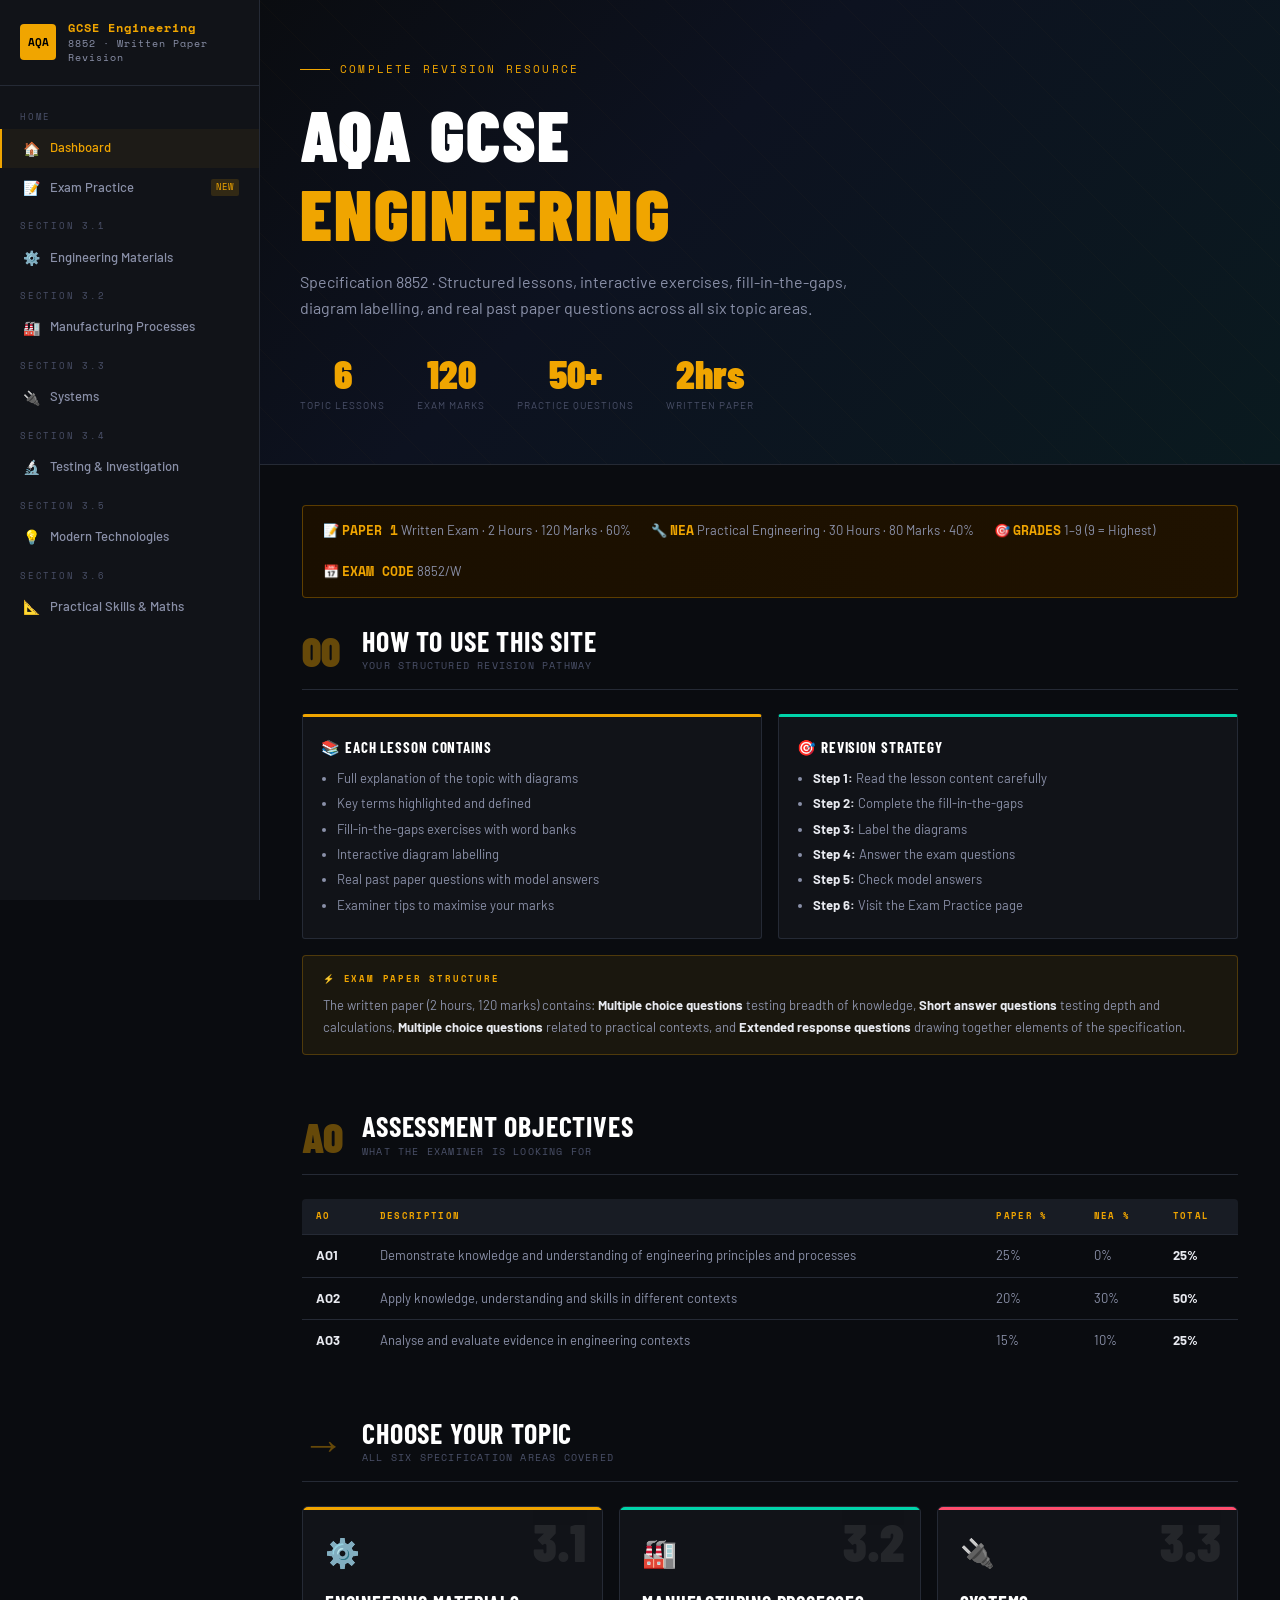
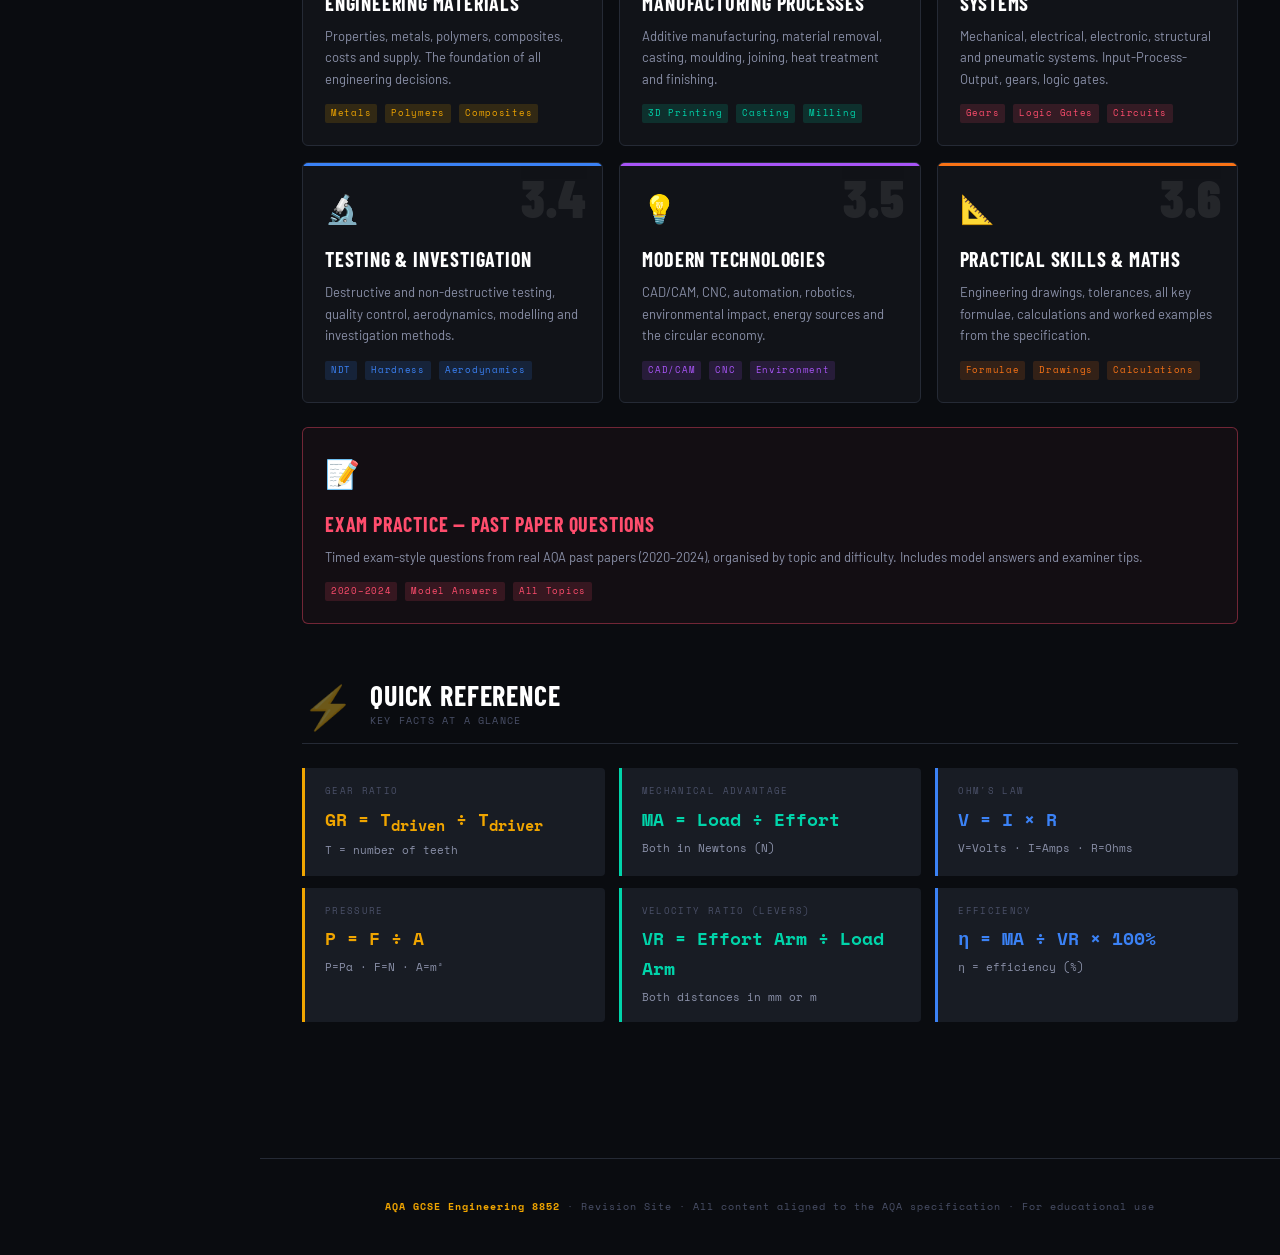
<file: index.html>
<!DOCTYPE html>
<html lang="en">
<head>
<meta charset="UTF-8">
<meta name="viewport" content="width=device-width, initial-scale=1.0">
<title>AQA GCSE Engineering 8852 — Revision Site</title>
<link rel="preconnect" href="https://fonts.googleapis.com">
<link href="https://fonts.googleapis.com/css2?family=Space+Mono:ital,wght@0,400;0,700;1,400&family=Barlow+Condensed:wght@300;400;600;700;900&family=Barlow:wght@300;400;500;600&display=swap" rel="stylesheet">
<link rel="stylesheet" href="css/style.css">
</head>
<body>

<button class="hamburger" onclick="toggleSidebar()">☰</button>
<div class="page-wrapper">
  <aside class="sidebar"></aside>

  <div class="main-content">
    <!-- Hero -->
    <div class="home-hero">
      <div class="home-hero-tag">Complete Revision Resource</div>
      <h1>AQA GCSE<br><span>Engineering</span></h1>
      <p class="home-hero-desc">Specification 8852 · Structured lessons, interactive exercises, fill-in-the-gaps, diagram labelling, and real past paper questions across all six topic areas.</p>
      <div class="home-stats">
        <div class="home-stat"><div class="home-stat-num">6</div><div class="home-stat-label">Topic Lessons</div></div>
        <div class="home-stat"><div class="home-stat-num">120</div><div class="home-stat-label">Exam Marks</div></div>
        <div class="home-stat"><div class="home-stat-num">50+</div><div class="home-stat-label">Practice Questions</div></div>
        <div class="home-stat"><div class="home-stat-num">2hrs</div><div class="home-stat-label">Written Paper</div></div>
      </div>
    </div>

    <div class="content-inner">

      <!-- Exam Overview Strip -->
      <div class="exam-strip">
        <div class="exam-strip-item">📝 <strong>PAPER 1</strong> Written Exam · 2 Hours · 120 Marks · 60%</div>
        <div class="exam-strip-item">🔧 <strong>NEA</strong> Practical Engineering · 30 Hours · 80 Marks · 40%</div>
        <div class="exam-strip-item">🎯 <strong>GRADES</strong> 1–9 (9 = Highest)</div>
        <div class="exam-strip-item">📅 <strong>EXAM CODE</strong> 8852/W</div>
      </div>

      <!-- How to Use This Site -->
      <div class="lesson-section">
        <div class="lesson-section-header">
          <div class="section-number">00</div>
          <div class="section-title-block">
            <h2>How to Use This Site</h2>
            <small>Your structured revision pathway</small>
          </div>
        </div>

        <div class="two-col">
          <div class="card">
            <div class="card-title">📚 Each Lesson Contains</div>
            <ul>
              <li>Full explanation of the topic with diagrams</li>
              <li>Key terms highlighted and defined</li>
              <li>Fill-in-the-gaps exercises with word banks</li>
              <li>Interactive diagram labelling</li>
              <li>Real past paper questions with model answers</li>
              <li>Examiner tips to maximise your marks</li>
            </ul>
          </div>
          <div class="card green">
            <div class="card-title">🎯 Revision Strategy</div>
            <ul>
              <li><strong>Step 1:</strong> Read the lesson content carefully</li>
              <li><strong>Step 2:</strong> Complete the fill-in-the-gaps</li>
              <li><strong>Step 3:</strong> Label the diagrams</li>
              <li><strong>Step 4:</strong> Answer the exam questions</li>
              <li><strong>Step 5:</strong> Check model answers</li>
              <li><strong>Step 6:</strong> Visit the Exam Practice page</li>
            </ul>
          </div>
        </div>

        <div class="highlight-box yellow">
          <div class="highlight-title">⚡ Exam Paper Structure</div>
          <p>The written paper (2 hours, 120 marks) contains: <strong>Multiple choice questions</strong> testing breadth of knowledge, <strong>Short answer questions</strong> testing depth and calculations, <strong>Multiple choice questions</strong> related to practical contexts, and <strong>Extended response questions</strong> drawing together elements of the specification.</p>
        </div>
      </div>

      <!-- Assessment Objectives -->
      <div class="lesson-section">
        <div class="lesson-section-header">
          <div class="section-number">AO</div>
          <div class="section-title-block">
            <h2>Assessment Objectives</h2>
            <small>What the examiner is looking for</small>
          </div>
        </div>
        <div class="table-wrap">
          <table>
            <thead><tr><th>AO</th><th>Description</th><th>Paper %</th><th>NEA %</th><th>Total</th></tr></thead>
            <tbody>
              <tr><td><strong>AO1</strong></td><td>Demonstrate knowledge and understanding of engineering principles and processes</td><td>25%</td><td>0%</td><td><strong>25%</strong></td></tr>
              <tr><td><strong>AO2</strong></td><td>Apply knowledge, understanding and skills in different contexts</td><td>20%</td><td>30%</td><td><strong>50%</strong></td></tr>
              <tr><td><strong>AO3</strong></td><td>Analyse and evaluate evidence in engineering contexts</td><td>15%</td><td>10%</td><td><strong>25%</strong></td></tr>
            </tbody>
          </table>
        </div>
      </div>

      <!-- Topic Cards -->
      <div class="lesson-section">
        <div class="lesson-section-header">
          <div class="section-number">→</div>
          <div class="section-title-block">
            <h2>Choose Your Topic</h2>
            <small>All six specification areas covered</small>
          </div>
        </div>

        <div class="topic-cards-grid">
          <a href="lessons/1-materials.html" class="topic-card t1">
            <div class="topic-card-num">3.1</div>
            <div class="topic-card-icon">⚙️</div>
            <div class="topic-card-title">Engineering Materials</div>
            <div class="topic-card-desc">Properties, metals, polymers, composites, costs and supply. The foundation of all engineering decisions.</div>
            <div class="topic-card-meta">
              <span class="topic-card-tag badge-y">Metals</span>
              <span class="topic-card-tag badge-y">Polymers</span>
              <span class="topic-card-tag badge-y">Composites</span>
            </div>
          </a>

          <a href="lessons/2-manufacturing.html" class="topic-card t2">
            <div class="topic-card-num">3.2</div>
            <div class="topic-card-icon">🏭</div>
            <div class="topic-card-title">Manufacturing Processes</div>
            <div class="topic-card-desc">Additive manufacturing, material removal, casting, moulding, joining, heat treatment and finishing.</div>
            <div class="topic-card-meta">
              <span class="topic-card-tag badge-g">3D Printing</span>
              <span class="topic-card-tag badge-g">Casting</span>
              <span class="topic-card-tag badge-g">Milling</span>
            </div>
          </a>

          <a href="lessons/3-systems.html" class="topic-card t3">
            <div class="topic-card-num">3.3</div>
            <div class="topic-card-icon">🔌</div>
            <div class="topic-card-title">Systems</div>
            <div class="topic-card-desc">Mechanical, electrical, electronic, structural and pneumatic systems. Input-Process-Output, gears, logic gates.</div>
            <div class="topic-card-meta">
              <span class="topic-card-tag badge-r">Gears</span>
              <span class="topic-card-tag badge-r">Logic Gates</span>
              <span class="topic-card-tag badge-r">Circuits</span>
            </div>
          </a>

          <a href="lessons/4-testing.html" class="topic-card t4">
            <div class="topic-card-num">3.4</div>
            <div class="topic-card-icon">🔬</div>
            <div class="topic-card-title">Testing & Investigation</div>
            <div class="topic-card-desc">Destructive and non-destructive testing, quality control, aerodynamics, modelling and investigation methods.</div>
            <div class="topic-card-meta">
              <span class="topic-card-tag badge-b">NDT</span>
              <span class="topic-card-tag badge-b">Hardness</span>
              <span class="topic-card-tag badge-b">Aerodynamics</span>
            </div>
          </a>

          <a href="lessons/5-modern-tech.html" class="topic-card t5">
            <div class="topic-card-num">3.5</div>
            <div class="topic-card-icon">💡</div>
            <div class="topic-card-title">Modern Technologies</div>
            <div class="topic-card-desc">CAD/CAM, CNC, automation, robotics, environmental impact, energy sources and the circular economy.</div>
            <div class="topic-card-meta">
              <span class="topic-card-tag badge-p">CAD/CAM</span>
              <span class="topic-card-tag badge-p">CNC</span>
              <span class="topic-card-tag badge-p">Environment</span>
            </div>
          </a>

          <a href="lessons/6-practical-maths.html" class="topic-card t6">
            <div class="topic-card-num">3.6</div>
            <div class="topic-card-icon">📐</div>
            <div class="topic-card-title">Practical Skills & Maths</div>
            <div class="topic-card-desc">Engineering drawings, tolerances, all key formulae, calculations and worked examples from the specification.</div>
            <div class="topic-card-meta">
              <span class="topic-card-tag" style="background:rgba(249,115,22,0.15);color:var(--orange)">Formulae</span>
              <span class="topic-card-tag" style="background:rgba(249,115,22,0.15);color:var(--orange)">Drawings</span>
              <span class="topic-card-tag" style="background:rgba(249,115,22,0.15);color:var(--orange)">Calculations</span>
            </div>
          </a>
        </div>

        <!-- Exam Practice CTA -->
        <div style="margin-top: 20px;">
          <a href="exams/exam-practice.html" class="topic-card" style="border-color: rgba(255,77,109,0.4); background: rgba(255,77,109,0.04);">
            <div class="topic-card-icon">📝</div>
            <div class="topic-card-title" style="color: var(--accent3);">Exam Practice — Past Paper Questions</div>
            <div class="topic-card-desc">Timed exam-style questions from real AQA past papers (2020–2024), organised by topic and difficulty. Includes model answers and examiner tips.</div>
            <div class="topic-card-meta">
              <span class="topic-card-tag badge-r">2020–2024</span>
              <span class="topic-card-tag badge-r">Model Answers</span>
              <span class="topic-card-tag badge-r">All Topics</span>
            </div>
          </a>
        </div>
      </div>

      <!-- Quick Reference -->
      <div class="lesson-section">
        <div class="lesson-section-header">
          <div class="section-number">⚡</div>
          <div class="section-title-block">
            <h2>Quick Reference</h2>
            <small>Key facts at a glance</small>
          </div>
        </div>
        <div class="three-col">
          <div class="formula-box">
            <div class="formula-name">Gear Ratio</div>
            <div class="formula-eq">GR = T<sub>driven</sub> ÷ T<sub>driver</sub></div>
            <div class="formula-units">T = number of teeth</div>
          </div>
          <div class="formula-box green">
            <div class="formula-name">Mechanical Advantage</div>
            <div class="formula-eq">MA = Load ÷ Effort</div>
            <div class="formula-units">Both in Newtons (N)</div>
          </div>
          <div class="formula-box blue">
            <div class="formula-name">Ohm's Law</div>
            <div class="formula-eq">V = I × R</div>
            <div class="formula-units">V=Volts · I=Amps · R=Ohms</div>
          </div>
        </div>
        <div class="three-col">
          <div class="formula-box">
            <div class="formula-name">Pressure</div>
            <div class="formula-eq">P = F ÷ A</div>
            <div class="formula-units">P=Pa · F=N · A=m²</div>
          </div>
          <div class="formula-box green">
            <div class="formula-name">Velocity Ratio (Levers)</div>
            <div class="formula-eq">VR = Effort Arm ÷ Load Arm</div>
            <div class="formula-units">Both distances in mm or m</div>
          </div>
          <div class="formula-box blue">
            <div class="formula-name">Efficiency</div>
            <div class="formula-eq">η = MA ÷ VR × 100%</div>
            <div class="formula-units">η = efficiency (%)</div>
          </div>
        </div>
      </div>

    </div><!-- /content-inner -->

    <footer>
      <strong>AQA GCSE Engineering 8852</strong> · Revision Site · All content aligned to the AQA specification · For educational use
    </footer>
  </div><!-- /main-content -->
</div><!-- /page-wrapper -->

<script src="js/nav.js"></script>
<script src="js/main.js"></script>
</body>
</html>
</file>
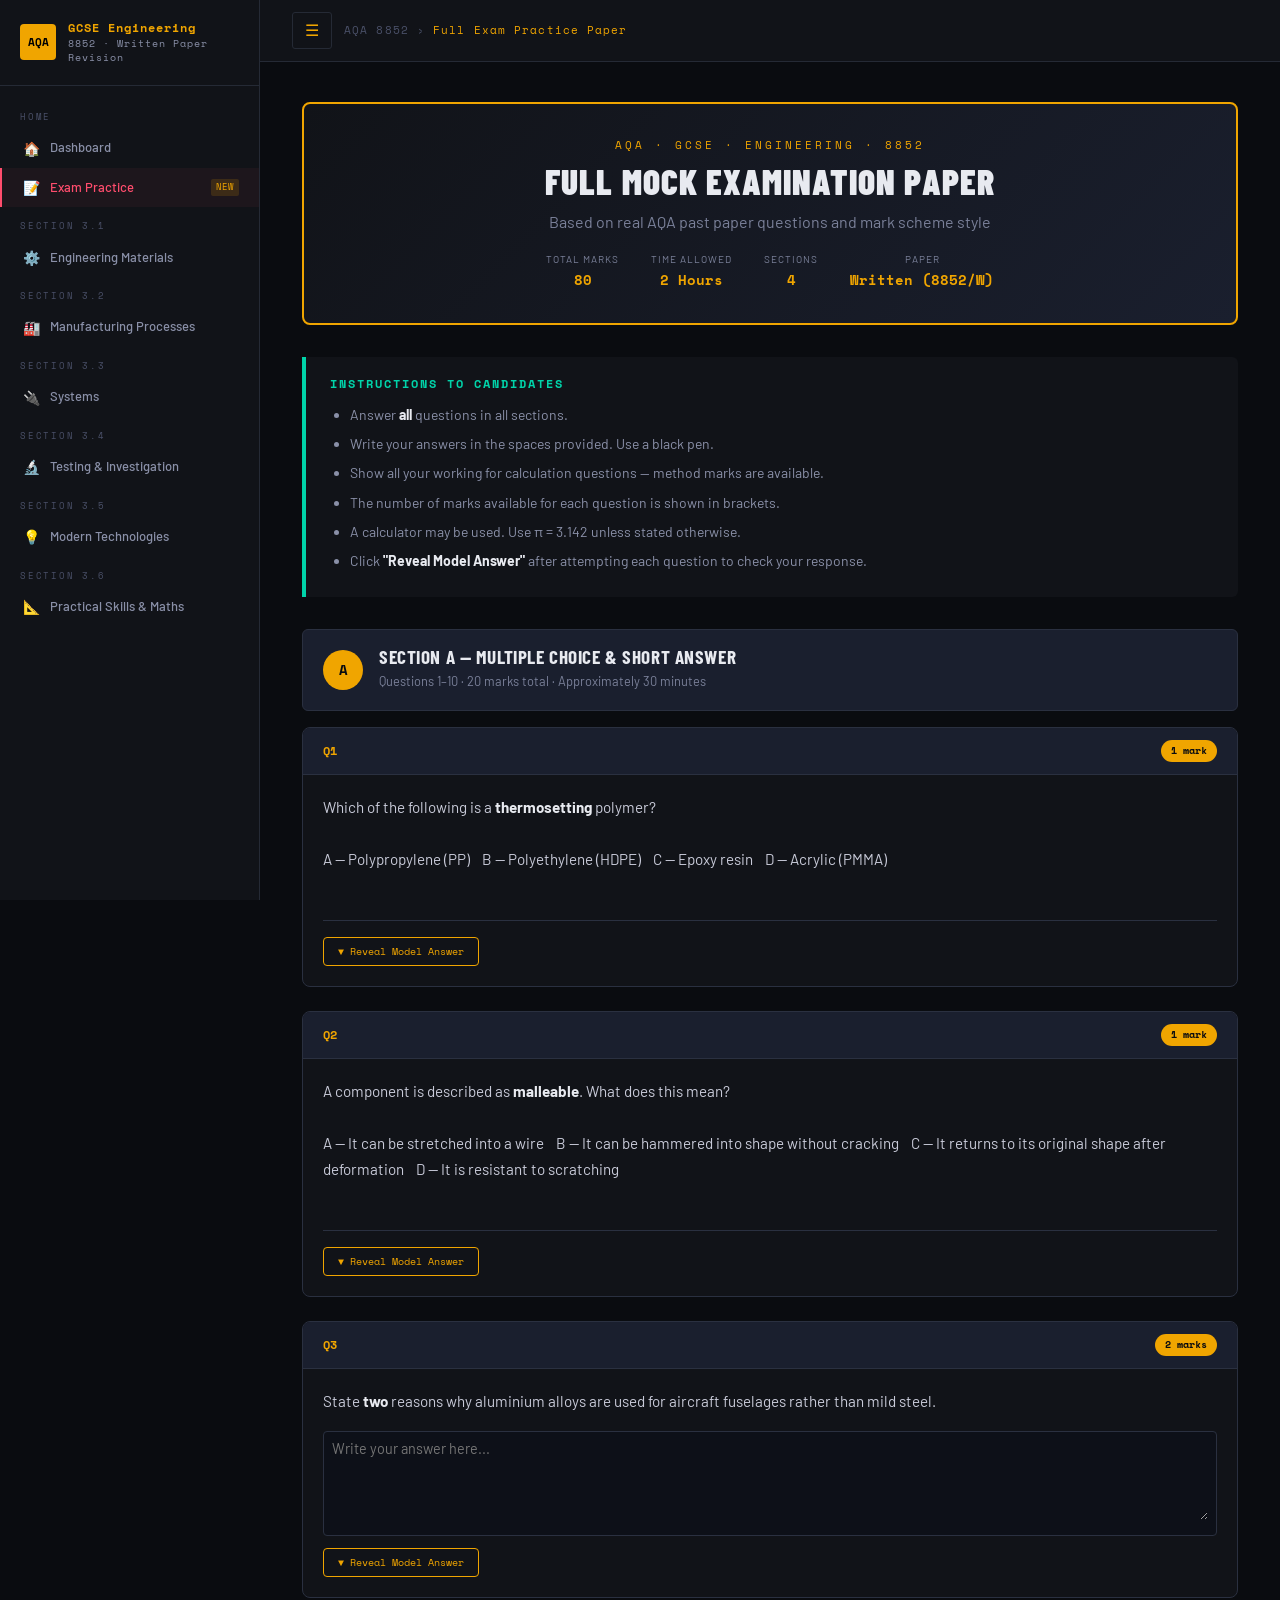
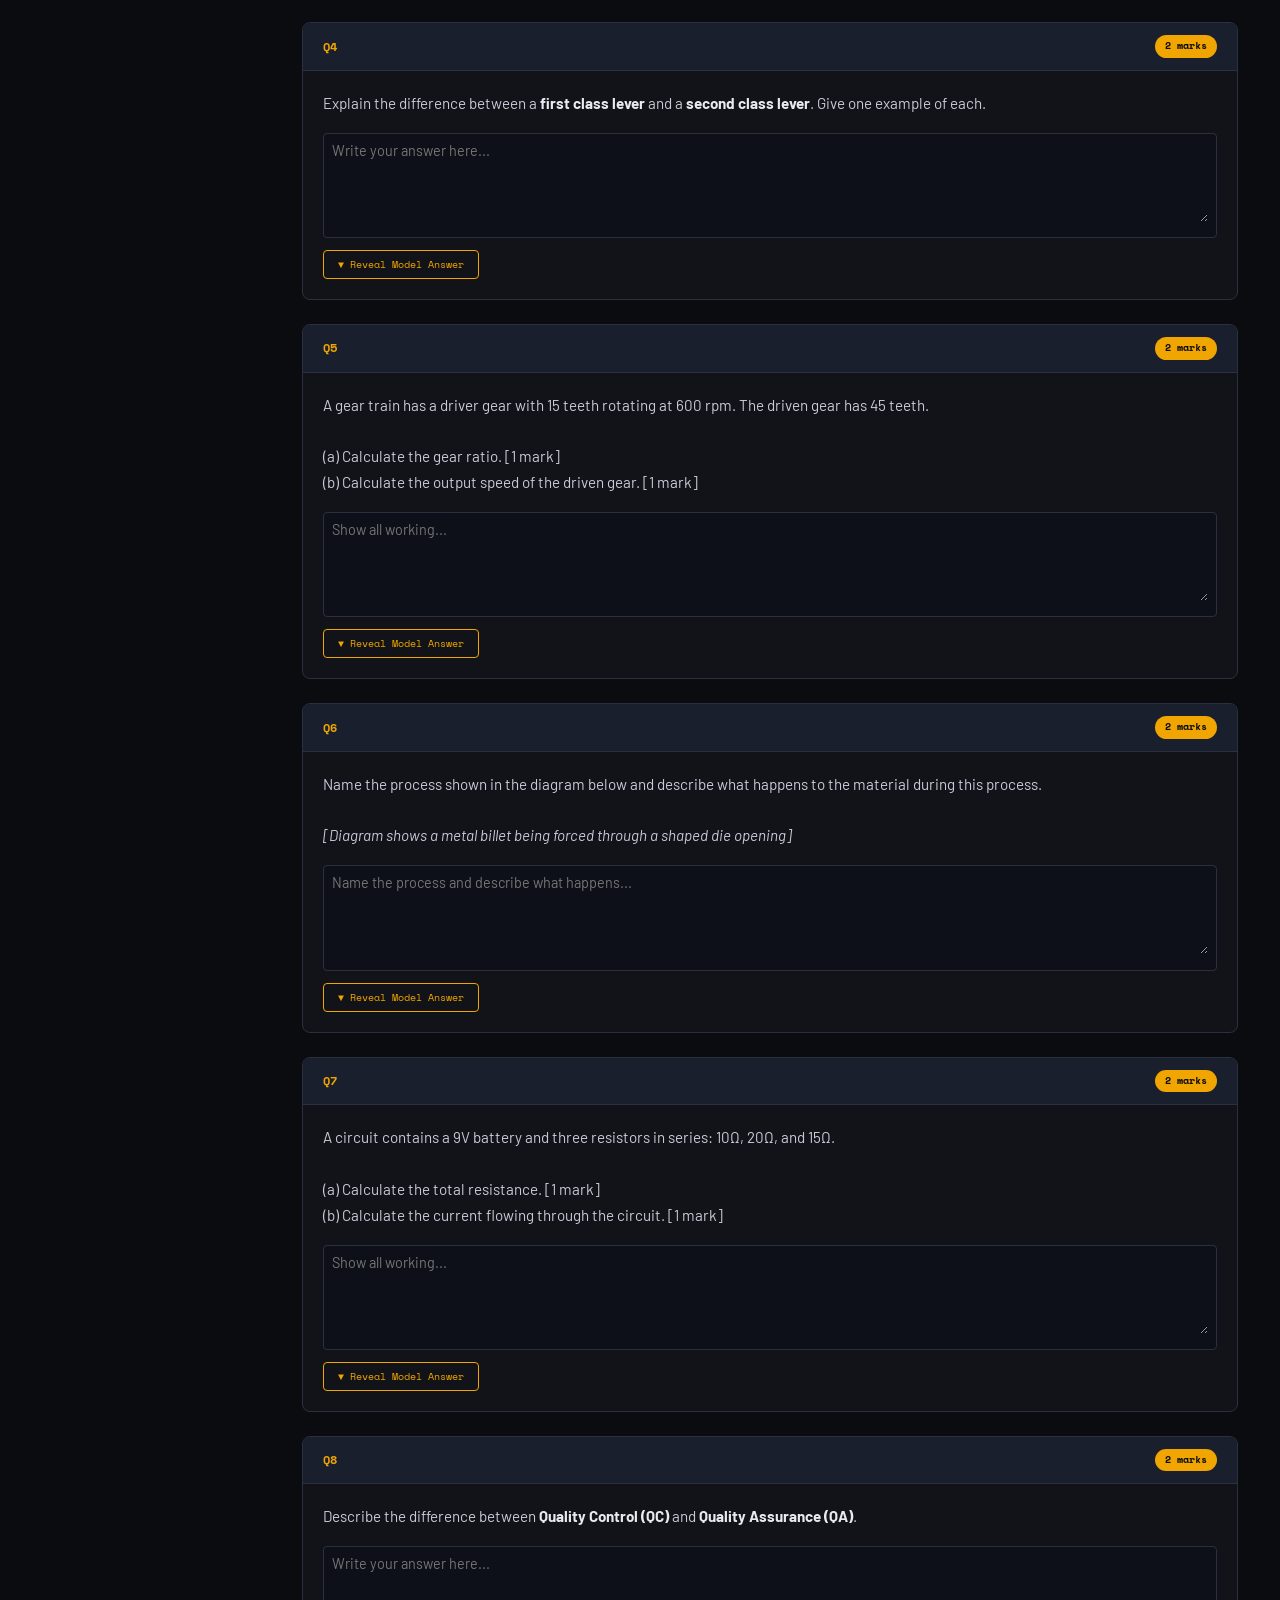
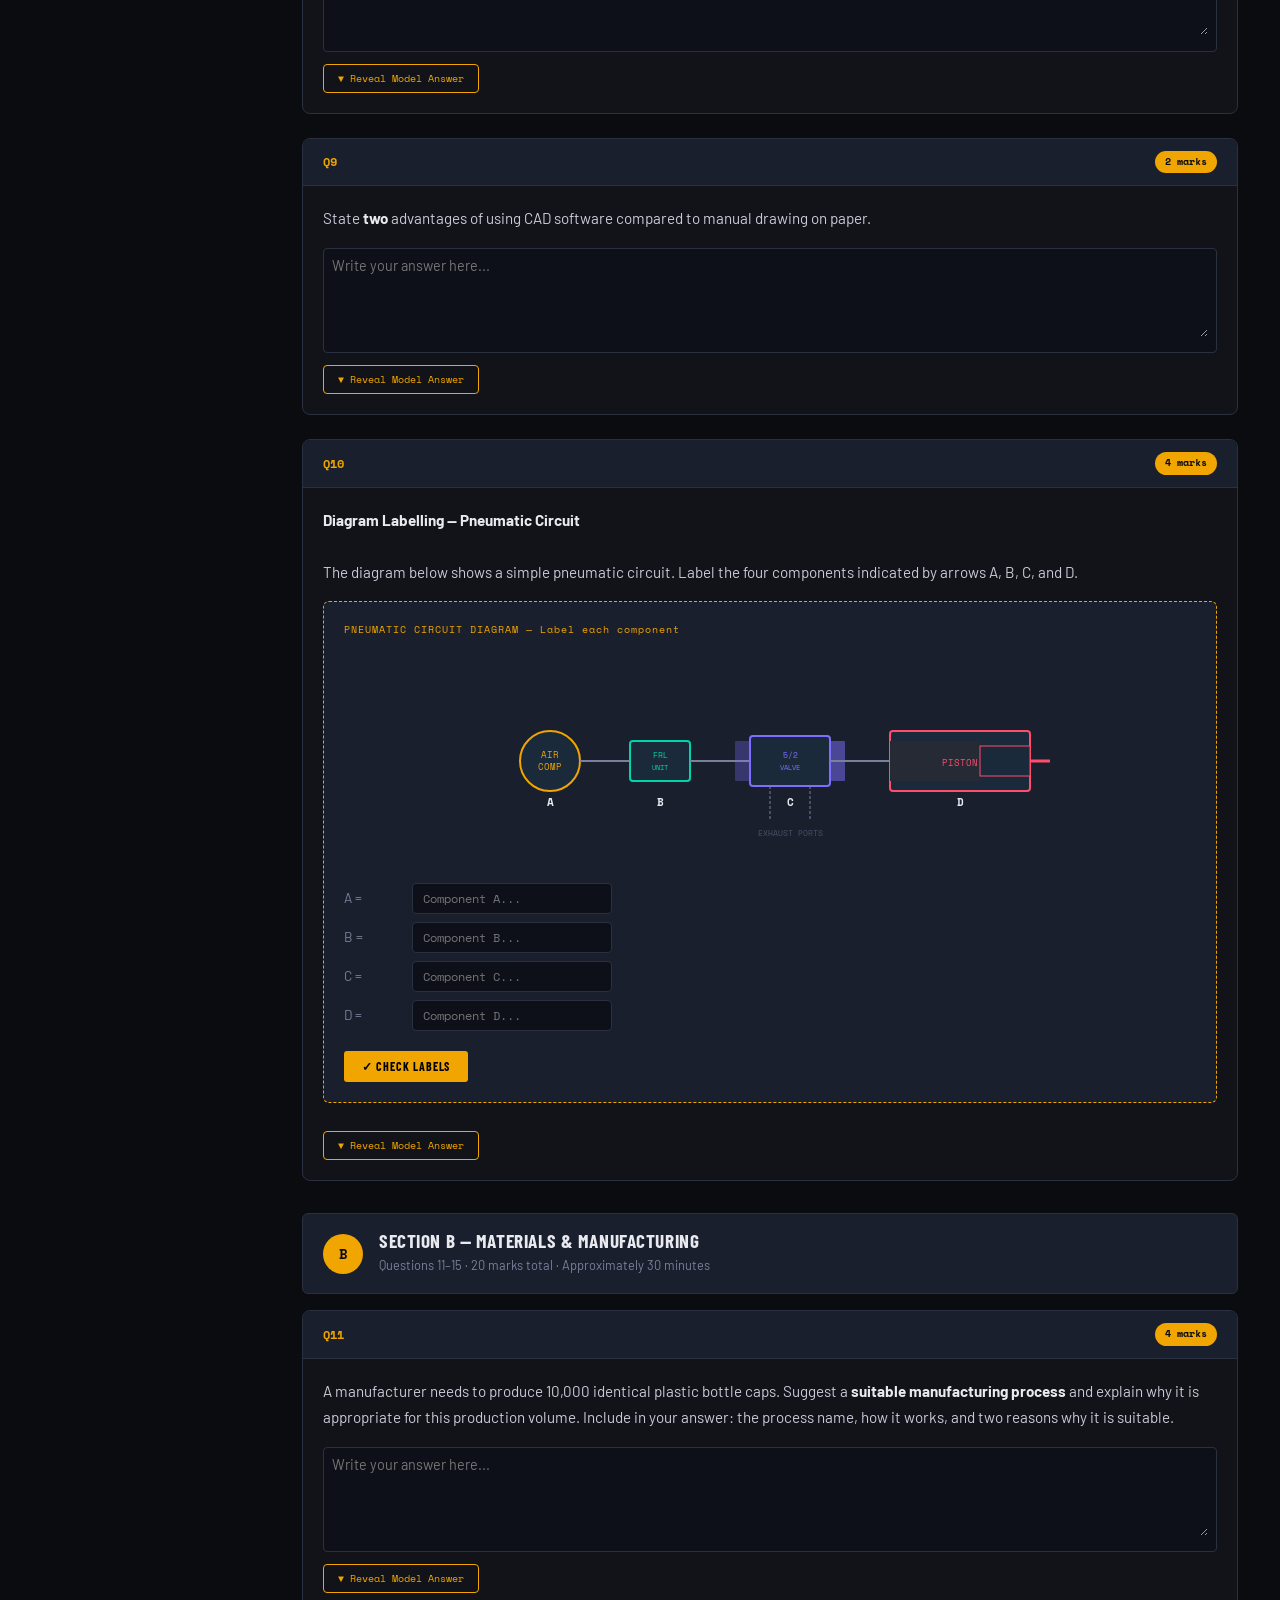
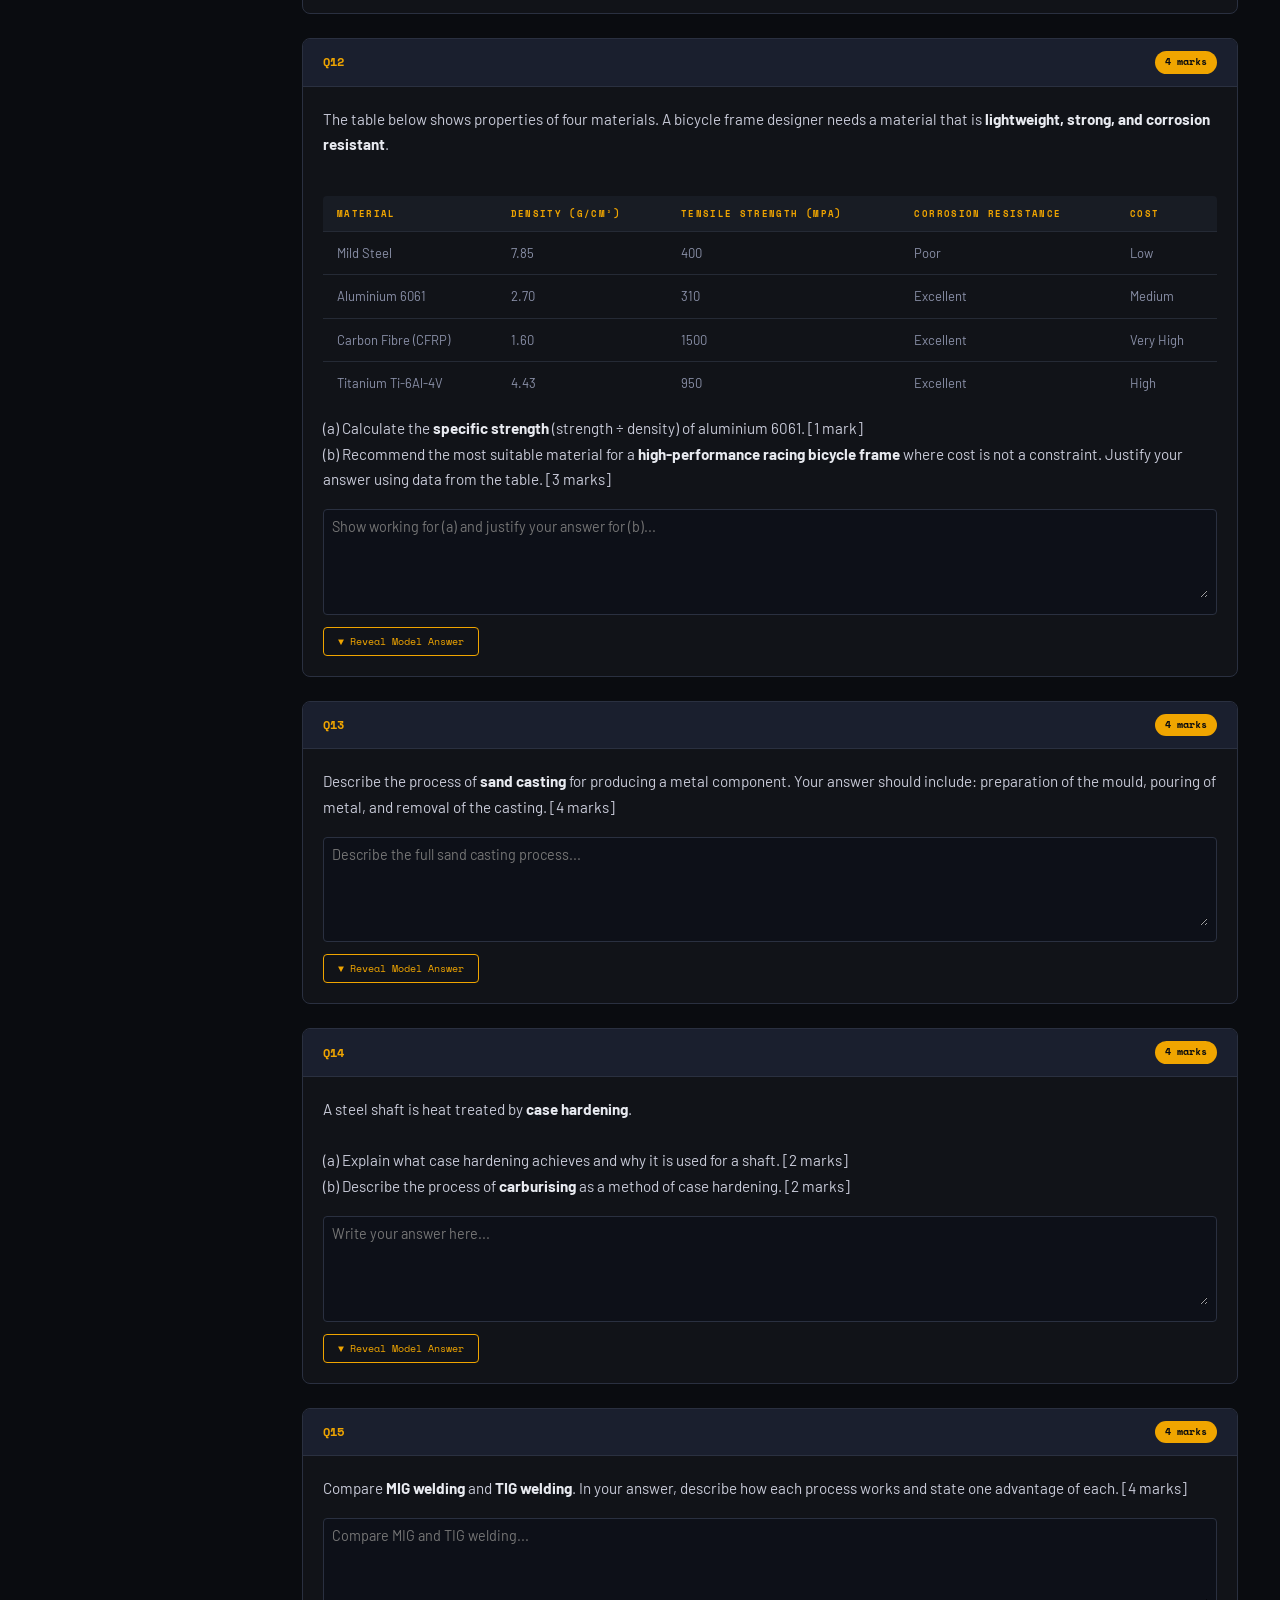
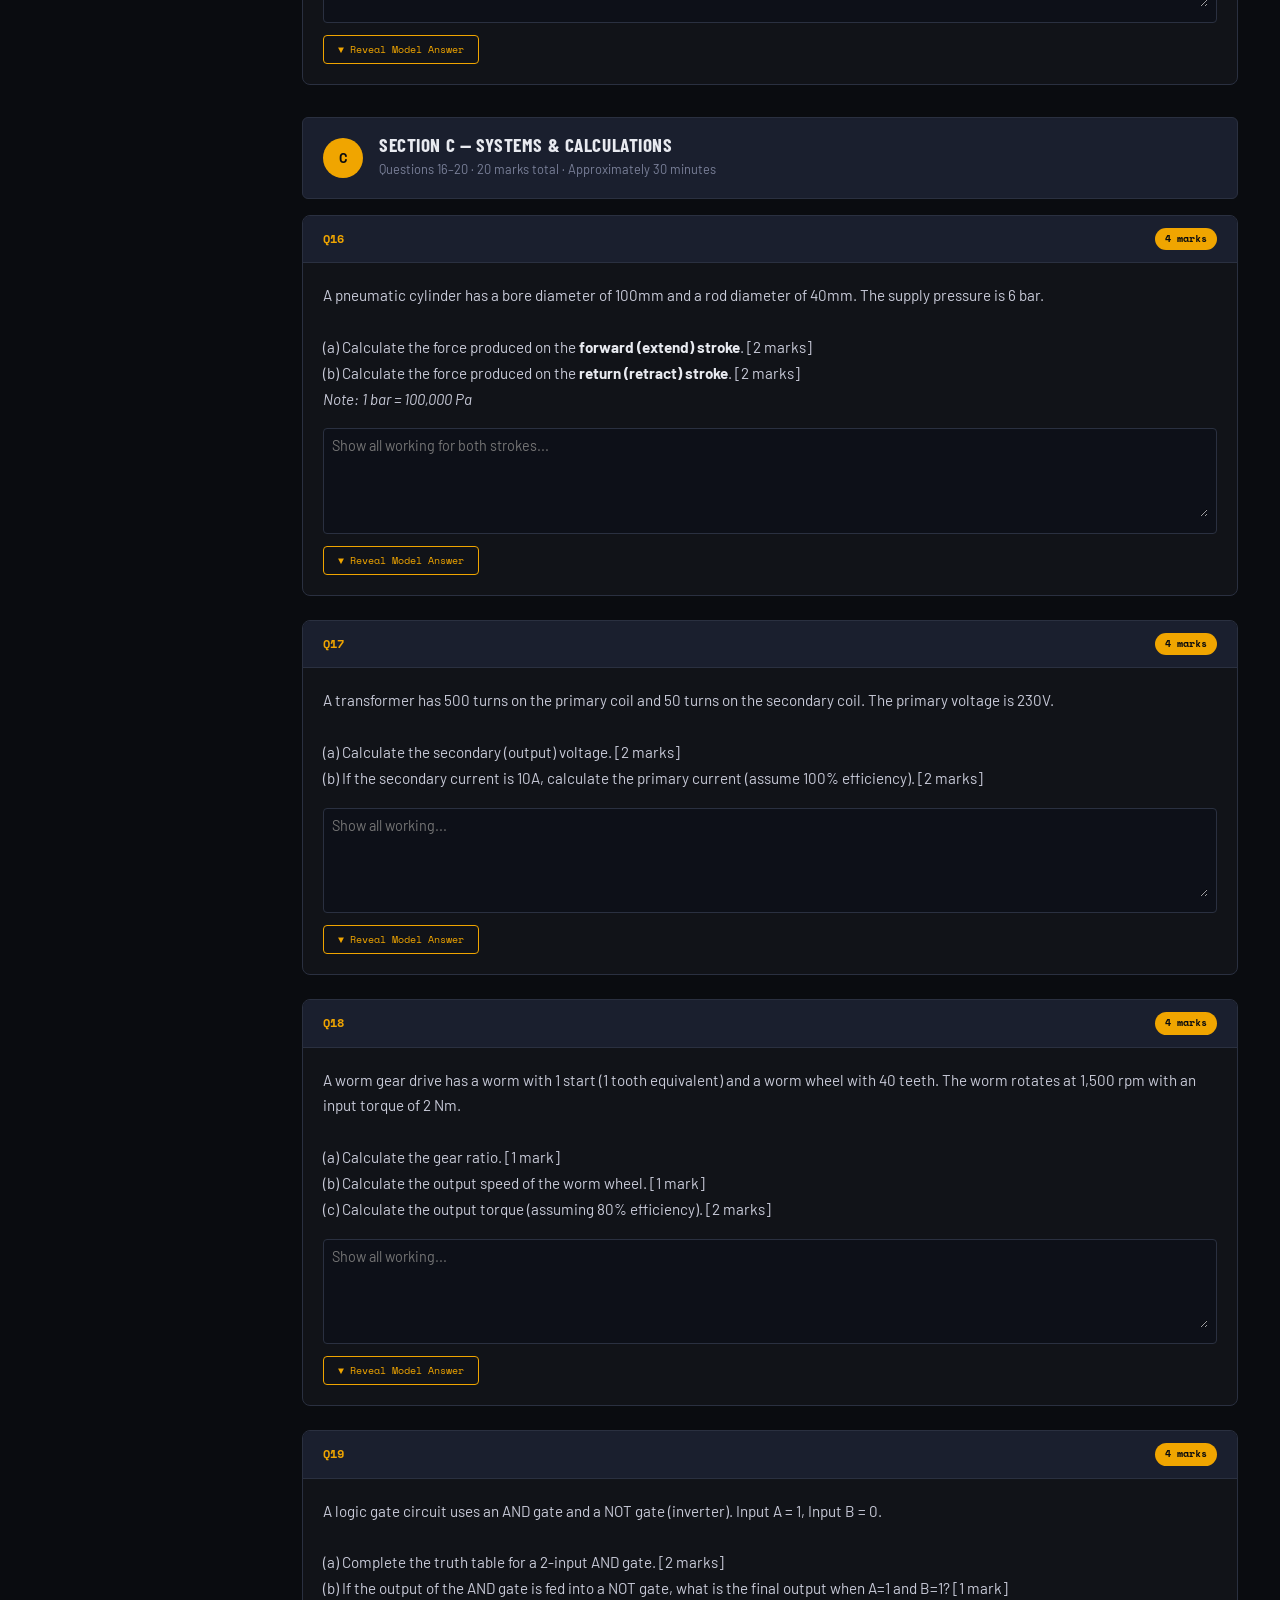
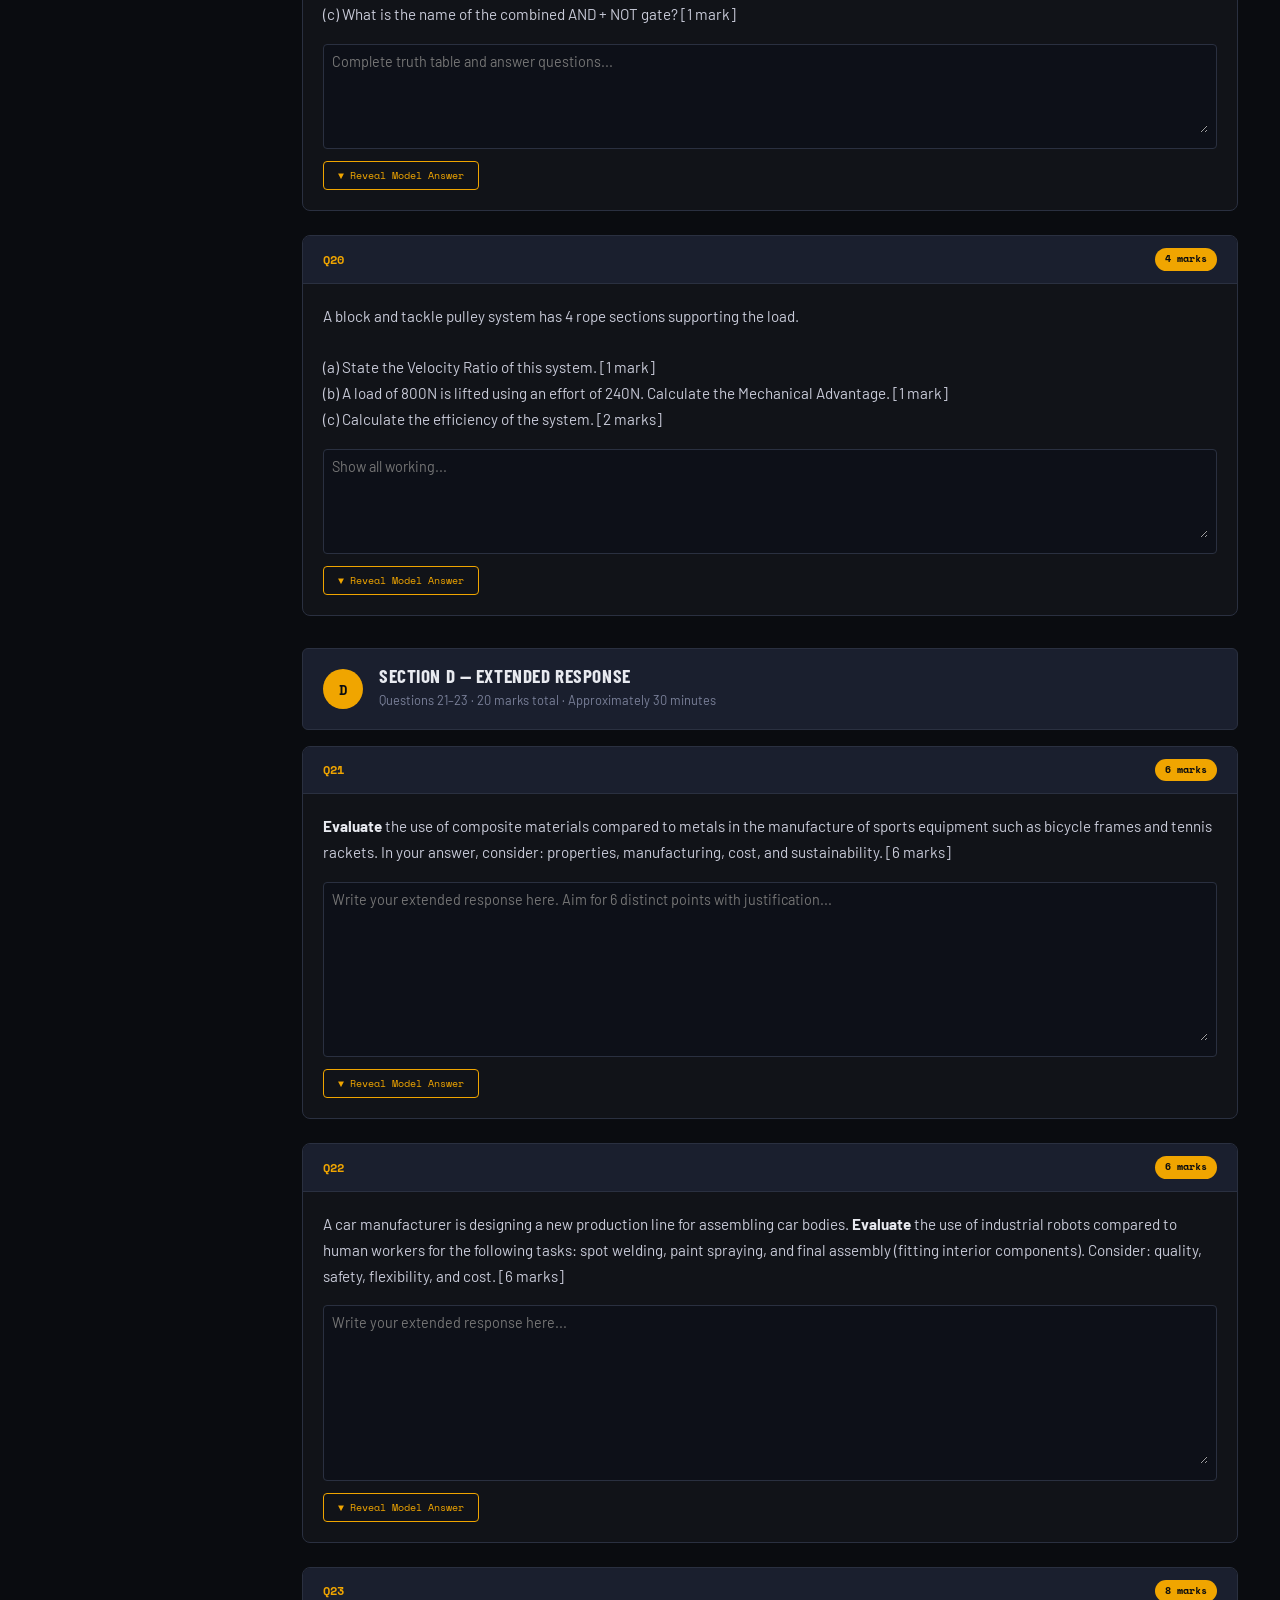
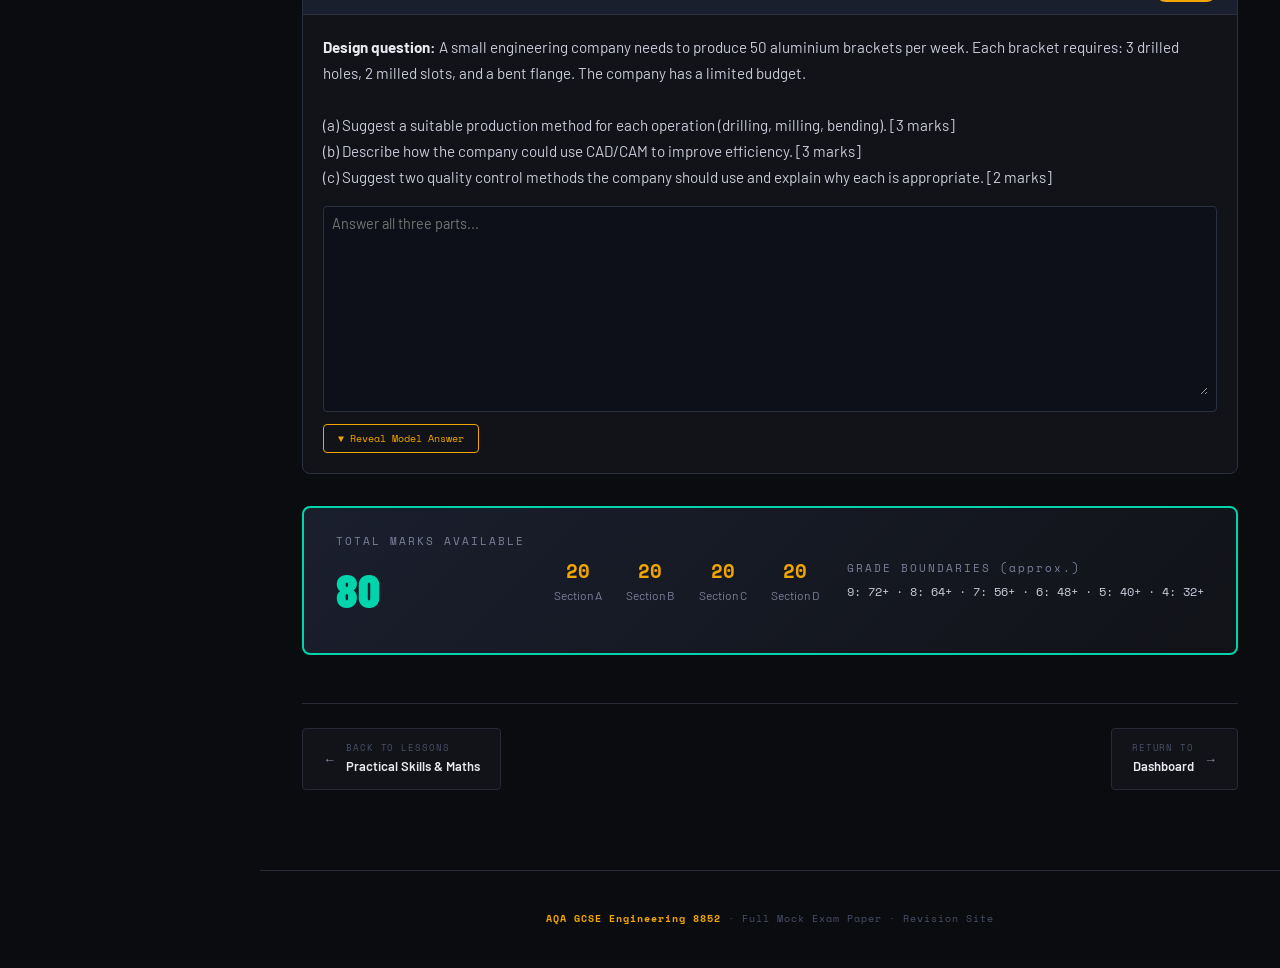
<file: exams/exam-practice.html>
<!DOCTYPE html>
<html lang="en">
<head>
<meta charset="UTF-8">
<meta name="viewport" content="width=device-width, initial-scale=1.0">
<title>Exam Practice — AQA GCSE Engineering 8852</title>
<link rel="preconnect" href="https://fonts.googleapis.com">
<link href="https://fonts.googleapis.com/css2?family=Space+Mono:ital,wght@0,400;0,700;1,400&family=Barlow+Condensed:wght@300;400;600;700;900&family=Barlow:wght@300;400;500;600&display=swap" rel="stylesheet">
<link rel="stylesheet" href="../css/style.css">
<style>
.exam-paper-header {
  background: linear-gradient(135deg, #111318 0%, #1a1f2e 100%);
  border: 2px solid #f0a500;
  border-radius: 8px;
  padding: 32px;
  margin-bottom: 32px;
  text-align: center;
}
.exam-paper-header .exam-board {
  font-family: 'Space Mono', monospace;
  font-size: 11px;
  color: #f0a500;
  letter-spacing: 3px;
  text-transform: uppercase;
  margin-bottom: 8px;
}
.exam-paper-header h1 {
  font-family: 'Barlow Condensed', sans-serif;
  font-size: 2.2rem;
  font-weight: 900;
  color: #e8eaf0;
  margin: 0 0 8px 0;
}
.exam-paper-header .exam-meta {
  display: flex;
  justify-content: center;
  gap: 32px;
  margin-top: 16px;
  flex-wrap: wrap;
}
.exam-meta-item {
  text-align: center;
}
.exam-meta-item .label {
  font-size: 10px;
  color: #7a8099;
  text-transform: uppercase;
  letter-spacing: 1px;
}
.exam-meta-item .value {
  font-family: 'Space Mono', monospace;
  font-size: 14px;
  color: #f0a500;
  font-weight: 700;
}
.exam-instructions {
  background: #111318;
  border-left: 4px solid #00d4aa;
  padding: 20px 24px;
  margin-bottom: 32px;
  border-radius: 0 6px 6px 0;
}
.exam-instructions h3 {
  color: #00d4aa;
  font-family: 'Space Mono', monospace;
  font-size: 12px;
  letter-spacing: 2px;
  margin: 0 0 12px 0;
}
.exam-instructions ul {
  margin: 0;
  padding-left: 20px;
  color: #c8cad8;
  font-size: 0.9rem;
  line-height: 1.8;
}
.exam-section-header {
  background: #1a1f2e;
  border: 1px solid #2a3040;
  border-radius: 6px;
  padding: 16px 20px;
  margin: 32px 0 16px 0;
  display: flex;
  align-items: center;
  gap: 16px;
}
.exam-section-num {
  background: #f0a500;
  color: #0a0c10;
  font-family: 'Space Mono', monospace;
  font-weight: 700;
  font-size: 14px;
  width: 40px;
  height: 40px;
  border-radius: 50%;
  display: flex;
  align-items: center;
  justify-content: center;
  flex-shrink: 0;
}
.exam-section-info h3 {
  margin: 0;
  color: #e8eaf0;
  font-family: 'Barlow Condensed', sans-serif;
  font-size: 1.2rem;
  font-weight: 700;
}
.exam-section-info small {
  color: #7a8099;
  font-size: 0.8rem;
}
.exam-q {
  background: #111318;
  border: 1px solid #2a3040;
  border-radius: 8px;
  margin-bottom: 24px;
  overflow: hidden;
}
.exam-q-header {
  background: #1a1f2e;
  padding: 12px 20px;
  display: flex;
  justify-content: space-between;
  align-items: center;
  border-bottom: 1px solid #2a3040;
}
.exam-q-num {
  font-family: 'Space Mono', monospace;
  font-size: 12px;
  font-weight: 700;
  color: #f0a500;
}
.exam-q-marks-badge {
  background: #f0a500;
  color: #0a0c10;
  font-family: 'Space Mono', monospace;
  font-size: 10px;
  font-weight: 700;
  padding: 3px 10px;
  border-radius: 12px;
}
.exam-q-body {
  padding: 20px;
}
.exam-q-text {
  color: #c8cad8;
  line-height: 1.7;
  margin-bottom: 16px;
  font-size: 0.95rem;
}
.exam-q-text strong {
  color: #e8eaf0;
}
.exam-answer-lines {
  margin-top: 12px;
}
.exam-answer-line {
  border-bottom: 1px solid #2a3040;
  height: 32px;
  margin-bottom: 4px;
}
.exam-answer-box {
  border: 1px solid #2a3040;
  border-radius: 4px;
  min-height: 80px;
  margin-top: 12px;
  padding: 8px;
  background: #0d1018;
}
.exam-answer-box textarea {
  width: 100%;
  background: transparent;
  border: none;
  color: #c8cad8;
  font-family: 'Barlow', sans-serif;
  font-size: 0.9rem;
  resize: vertical;
  min-height: 80px;
  outline: none;
}
.exam-reveal-btn {
  background: transparent;
  border: 1px solid #f0a500;
  color: #f0a500;
  font-family: 'Space Mono', monospace;
  font-size: 10px;
  padding: 6px 14px;
  border-radius: 4px;
  cursor: pointer;
  margin-top: 12px;
  transition: all 0.2s;
}
.exam-reveal-btn:hover {
  background: #f0a500;
  color: #0a0c10;
}
.exam-model-answer {
  display: none;
  margin-top: 16px;
  background: #0d1018;
  border: 1px solid #00d4aa;
  border-radius: 6px;
  padding: 16px;
}
.exam-model-answer.visible {
  display: block;
}
.exam-model-answer-title {
  font-family: 'Space Mono', monospace;
  font-size: 10px;
  color: #00d4aa;
  letter-spacing: 2px;
  text-transform: uppercase;
  margin-bottom: 10px;
}
.exam-model-answer-text {
  color: #c8cad8;
  font-size: 0.88rem;
  line-height: 1.8;
}
.exam-tip {
  background: #1a1f2e;
  border-left: 3px solid #7c6fff;
  padding: 10px 14px;
  margin-top: 10px;
  font-size: 0.82rem;
  color: #9a9cb8;
  border-radius: 0 4px 4px 0;
}
.marks-total-bar {
  background: linear-gradient(135deg, #1a1f2e, #111318);
  border: 2px solid #00d4aa;
  border-radius: 8px;
  padding: 24px 32px;
  margin: 32px 0;
  display: flex;
  justify-content: space-between;
  align-items: center;
  flex-wrap: wrap;
  gap: 16px;
}
.marks-total-bar .total-label {
  font-family: 'Space Mono', monospace;
  font-size: 11px;
  color: #7a8099;
  letter-spacing: 2px;
}
.marks-total-bar .total-value {
  font-family: 'Barlow Condensed', sans-serif;
  font-size: 3rem;
  font-weight: 900;
  color: #00d4aa;
}
.marks-breakdown {
  display: flex;
  gap: 24px;
  flex-wrap: wrap;
}
.marks-breakdown-item {
  text-align: center;
}
.marks-breakdown-item .mb-val {
  font-family: 'Space Mono', monospace;
  font-size: 1.2rem;
  color: #f0a500;
  font-weight: 700;
}
.marks-breakdown-item .mb-label {
  font-size: 0.75rem;
  color: #7a8099;
}
.diagram-label-q {
  background: #1a1f2e;
  border: 1px dashed #f0a500;
  border-radius: 6px;
  padding: 20px;
  margin: 16px 0;
}
.diagram-label-q .label-instruction {
  font-family: 'Space Mono', monospace;
  font-size: 10px;
  color: #f0a500;
  letter-spacing: 1px;
  margin-bottom: 12px;
}
.label-input-group {
  display: flex;
  align-items: center;
  gap: 8px;
  margin-bottom: 8px;
}
.label-input-group label {
  color: #7a8099;
  font-size: 0.85rem;
  min-width: 60px;
}
.label-input-group input {
  background: #0d1018;
  border: 1px solid #2a3040;
  border-radius: 4px;
  color: #e8eaf0;
  font-family: 'Space Mono', monospace;
  font-size: 12px;
  padding: 6px 10px;
  width: 200px;
}
.label-input-group input.correct { border-color: #00d4aa; background: rgba(0,212,170,0.05); }
.label-input-group input.wrong { border-color: #ff4d6d; background: rgba(255,77,109,0.05); }
</style>
</head>
<body>
<button class="hamburger" onclick="toggleSidebar()">☰</button>
<div class="page-wrapper">
  <aside class="sidebar"></aside>
  <div class="main-content">
    <div class="topbar">
      <button class="hamburger" onclick="toggleSidebar()" style="display:block;position:static;margin:0;">☰</button>
      <div class="topbar-breadcrumb">AQA 8852 › <span>Full Exam Practice Paper</span></div>
    </div>
    <div class="content-inner">

      <div class="exam-paper-header">
        <div class="exam-board">AQA · GCSE · Engineering · 8852</div>
        <h1>Full Mock Examination Paper</h1>
        <p style="color:#7a8099;margin:0 0 8px 0;">Based on real AQA past paper questions and mark scheme style</p>
        <div class="exam-meta">
          <div class="exam-meta-item"><div class="label">Total Marks</div><div class="value">80</div></div>
          <div class="exam-meta-item"><div class="label">Time Allowed</div><div class="value">2 Hours</div></div>
          <div class="exam-meta-item"><div class="label">Sections</div><div class="value">4</div></div>
          <div class="exam-meta-item"><div class="label">Paper</div><div class="value">Written (8852/W)</div></div>
        </div>
      </div>

      <div class="exam-instructions">
        <h3>Instructions to Candidates</h3>
        <ul>
          <li>Answer <strong>all</strong> questions in all sections.</li>
          <li>Write your answers in the spaces provided. Use a black pen.</li>
          <li>Show all your working for calculation questions — method marks are available.</li>
          <li>The number of marks available for each question is shown in brackets.</li>
          <li>A calculator may be used. Use π = 3.142 unless stated otherwise.</li>
          <li>Click <strong>"Reveal Model Answer"</strong> after attempting each question to check your response.</li>
        </ul>
      </div>

      <!-- SECTION A -->
      <div class="exam-section-header">
        <div class="exam-section-num">A</div>
        <div class="exam-section-info">
          <h3>Section A — Multiple Choice &amp; Short Answer</h3>
          <small>Questions 1–10 · 20 marks total · Approximately 30 minutes</small>
        </div>
      </div>

      <div class="exam-q">
        <div class="exam-q-header">
          <span class="exam-q-num">Q1</span>
          <span class="exam-q-marks-badge">1 mark</span>
        </div>
        <div class="exam-q-body">
          <div class="exam-q-text">Which of the following is a <strong>thermosetting</strong> polymer?<br><br>
            A — Polypropylene (PP)&nbsp;&nbsp;&nbsp; B — Polyethylene (HDPE)&nbsp;&nbsp;&nbsp; C — Epoxy resin&nbsp;&nbsp;&nbsp; D — Acrylic (PMMA)
          </div>
          <div class="exam-answer-lines"><div class="exam-answer-line"></div></div>
          <button class="exam-reveal-btn" onclick="toggleAnswer(this)">▼ Reveal Model Answer</button>
          <div class="exam-model-answer">
            <div class="exam-model-answer-title">Model Answer — 1 mark</div>
            <div class="exam-model-answer-text"><strong>C — Epoxy resin</strong><br>Epoxy resin is a thermosetting polymer — it undergoes an irreversible chemical change when cured and cannot be re-melted. Polypropylene, HDPE, and acrylic are all thermoplastics.</div>
            <div class="exam-tip">💡 Thermosetting = irreversible cure (epoxy, polyester resin, phenol formaldehyde/Bakelite, melamine formaldehyde, urea formaldehyde). Thermoplastic = can be re-melted.</div>
          </div>
        </div>
      </div>

      <div class="exam-q">
        <div class="exam-q-header">
          <span class="exam-q-num">Q2</span>
          <span class="exam-q-marks-badge">1 mark</span>
        </div>
        <div class="exam-q-body">
          <div class="exam-q-text">A component is described as <strong>malleable</strong>. What does this mean?<br><br>
            A — It can be stretched into a wire&nbsp;&nbsp;&nbsp; B — It can be hammered into shape without cracking&nbsp;&nbsp;&nbsp; C — It returns to its original shape after deformation&nbsp;&nbsp;&nbsp; D — It is resistant to scratching
          </div>
          <div class="exam-answer-lines"><div class="exam-answer-line"></div></div>
          <button class="exam-reveal-btn" onclick="toggleAnswer(this)">▼ Reveal Model Answer</button>
          <div class="exam-model-answer">
            <div class="exam-model-answer-title">Model Answer — 1 mark</div>
            <div class="exam-model-answer-text"><strong>B — It can be hammered into shape without cracking</strong><br>Malleable = can be permanently deformed by compressive forces (hammering, rolling) without fracturing. Ductile = can be drawn into wire. Elastic = returns to original shape. Hard = resistant to indentation/scratching.</div>
            <div class="exam-tip">💡 Malleable ≠ Ductile. Malleable = compressive deformation (hammering). Ductile = tensile deformation (wire drawing). Gold is both highly malleable and ductile.</div>
          </div>
        </div>
      </div>

      <div class="exam-q">
        <div class="exam-q-header">
          <span class="exam-q-num">Q3</span>
          <span class="exam-q-marks-badge">2 marks</span>
        </div>
        <div class="exam-q-body">
          <div class="exam-q-text">State <strong>two</strong> reasons why aluminium alloys are used for aircraft fuselages rather than mild steel.</div>
          <div class="exam-answer-box"><textarea placeholder="Write your answer here..."></textarea></div>
          <button class="exam-reveal-btn" onclick="toggleAnswer(this)">▼ Reveal Model Answer</button>
          <div class="exam-model-answer">
            <div class="exam-model-answer-title">Model Answer — 2 marks (1 each)</div>
            <div class="exam-model-answer-text">
              Any two of:<br>
              • <strong>Lower density</strong> — aluminium is approximately 3× less dense than steel, reducing aircraft weight and improving fuel efficiency (1)<br>
              • <strong>Good strength-to-weight ratio</strong> — aluminium alloys are strong relative to their weight (1)<br>
              • <strong>Corrosion resistance</strong> — aluminium forms a natural oxide layer that protects against corrosion (1)<br>
              • <strong>Good machinability and formability</strong> — can be formed into complex fuselage shapes (1)
            </div>
            <div class="exam-tip">💡 For "state two reasons" questions, give two distinct points. Don't repeat the same idea in different words. Each point must be clearly different to earn separate marks.</div>
          </div>
        </div>
      </div>

      <div class="exam-q">
        <div class="exam-q-header">
          <span class="exam-q-num">Q4</span>
          <span class="exam-q-marks-badge">2 marks</span>
        </div>
        <div class="exam-q-body">
          <div class="exam-q-text">Explain the difference between a <strong>first class lever</strong> and a <strong>second class lever</strong>. Give one example of each.</div>
          <div class="exam-answer-box"><textarea placeholder="Write your answer here..."></textarea></div>
          <button class="exam-reveal-btn" onclick="toggleAnswer(this)">▼ Reveal Model Answer</button>
          <div class="exam-model-answer">
            <div class="exam-model-answer-title">Model Answer — 2 marks</div>
            <div class="exam-model-answer-text">
              <strong>First class lever:</strong> The fulcrum is between the effort and the load (1). Example: scissors, crowbar, seesaw, pliers.<br><br>
              <strong>Second class lever:</strong> The load is between the fulcrum and the effort (1). Example: wheelbarrow, nutcracker, bottle opener.
            </div>
            <div class="exam-tip">💡 Remember: 1st class = fulcrum in middle (F-L-E or E-F-L). 2nd class = load in middle (F-L-E). 3rd class = effort in middle (F-E-L) — e.g., tweezers, fishing rod.</div>
          </div>
        </div>
      </div>

      <div class="exam-q">
        <div class="exam-q-header">
          <span class="exam-q-num">Q5</span>
          <span class="exam-q-marks-badge">2 marks</span>
        </div>
        <div class="exam-q-body">
          <div class="exam-q-text">A gear train has a driver gear with 15 teeth rotating at 600 rpm. The driven gear has 45 teeth.<br><br>
            (a) Calculate the gear ratio. [1 mark]<br>
            (b) Calculate the output speed of the driven gear. [1 mark]
          </div>
          <div class="exam-answer-box"><textarea placeholder="Show all working..."></textarea></div>
          <button class="exam-reveal-btn" onclick="toggleAnswer(this)">▼ Reveal Model Answer</button>
          <div class="exam-model-answer">
            <div class="exam-model-answer-title">Model Answer — 2 marks</div>
            <div class="exam-model-answer-text">
              (a) GR = T_driven ÷ T_driver = 45 ÷ 15 = <strong>3 : 1</strong> (1)<br><br>
              (b) Output speed = Input speed ÷ GR = 600 ÷ 3 = <strong>200 rpm</strong> (1)
            </div>
            <div class="exam-tip">💡 GR > 1 = speed reduction, torque increase. GR < 1 = speed increase, torque reduction. Always write the formula first.</div>
          </div>
        </div>
      </div>

      <div class="exam-q">
        <div class="exam-q-header">
          <span class="exam-q-num">Q6</span>
          <span class="exam-q-marks-badge">2 marks</span>
        </div>
        <div class="exam-q-body">
          <div class="exam-q-text">Name the process shown in the diagram below and describe what happens to the material during this process.<br><br>
            <em>[Diagram shows a metal billet being forced through a shaped die opening]</em>
          </div>
          <div class="exam-answer-box"><textarea placeholder="Name the process and describe what happens..."></textarea></div>
          <button class="exam-reveal-btn" onclick="toggleAnswer(this)">▼ Reveal Model Answer</button>
          <div class="exam-model-answer">
            <div class="exam-model-answer-title">Model Answer — 2 marks</div>
            <div class="exam-model-answer-text">
              <strong>Extrusion</strong> (1)<br><br>
              A heated metal billet (or polymer) is forced under high pressure through a shaped die opening. The material takes the cross-sectional shape of the die and emerges as a continuous length with a constant cross-section (1).
            </div>
            <div class="exam-tip">💡 Extrusion = forcing material through a die (like squeezing toothpaste). Used for aluminium window frames, copper pipes, plastic profiles. The die determines the cross-section shape.</div>
          </div>
        </div>
      </div>

      <div class="exam-q">
        <div class="exam-q-header">
          <span class="exam-q-num">Q7</span>
          <span class="exam-q-marks-badge">2 marks</span>
        </div>
        <div class="exam-q-body">
          <div class="exam-q-text">A circuit contains a 9V battery and three resistors in series: 10Ω, 20Ω, and 15Ω.<br><br>
            (a) Calculate the total resistance. [1 mark]<br>
            (b) Calculate the current flowing through the circuit. [1 mark]
          </div>
          <div class="exam-answer-box"><textarea placeholder="Show all working..."></textarea></div>
          <button class="exam-reveal-btn" onclick="toggleAnswer(this)">▼ Reveal Model Answer</button>
          <div class="exam-model-answer">
            <div class="exam-model-answer-title">Model Answer — 2 marks</div>
            <div class="exam-model-answer-text">
              (a) R_total = R₁ + R₂ + R₃ = 10 + 20 + 15 = <strong>45 Ω</strong> (1)<br><br>
              (b) I = V ÷ R = 9 ÷ 45 = <strong>0.2 A</strong> (1)
            </div>
            <div class="exam-tip">💡 Series: R_total = sum of all resistors. Same current through all. Voltage splits across resistors. V = I × R for each resistor.</div>
          </div>
        </div>
      </div>

      <div class="exam-q">
        <div class="exam-q-header">
          <span class="exam-q-num">Q8</span>
          <span class="exam-q-marks-badge">2 marks</span>
        </div>
        <div class="exam-q-body">
          <div class="exam-q-text">Describe the difference between <strong>Quality Control (QC)</strong> and <strong>Quality Assurance (QA)</strong>.</div>
          <div class="exam-answer-box"><textarea placeholder="Write your answer here..."></textarea></div>
          <button class="exam-reveal-btn" onclick="toggleAnswer(this)">▼ Reveal Model Answer</button>
          <div class="exam-model-answer">
            <div class="exam-model-answer-title">Model Answer — 2 marks</div>
            <div class="exam-model-answer-text">
              <strong>Quality Control (QC)</strong> involves inspecting and testing finished products to identify defects — it is <em>reactive</em>, finding problems after they have occurred (1).<br><br>
              <strong>Quality Assurance (QA)</strong> involves systematic processes and procedures designed to prevent defects from occurring in the first place — it is <em>proactive</em> (1).
            </div>
            <div class="exam-tip">💡 Key distinction: QC = reactive (finds defects after). QA = proactive (prevents defects). ISO 9001 is a QA standard. Go/No-Go gauges are a QC tool.</div>
          </div>
        </div>
      </div>

      <div class="exam-q">
        <div class="exam-q-header">
          <span class="exam-q-num">Q9</span>
          <span class="exam-q-marks-badge">2 marks</span>
        </div>
        <div class="exam-q-body">
          <div class="exam-q-text">State <strong>two</strong> advantages of using CAD software compared to manual drawing on paper.</div>
          <div class="exam-answer-box"><textarea placeholder="Write your answer here..."></textarea></div>
          <button class="exam-reveal-btn" onclick="toggleAnswer(this)">▼ Reveal Model Answer</button>
          <div class="exam-model-answer">
            <div class="exam-model-answer-title">Model Answer — 2 marks (1 each)</div>
            <div class="exam-model-answer-text">
              Any two of:<br>
              • Designs can be easily edited without redrawing (1)<br>
              • Designs can be shared electronically worldwide (1)<br>
              • Automatic checking for errors and clashes in assemblies (1)<br>
              • Parametric modelling — changing one dimension updates the whole model (1)<br>
              • Can be directly linked to CAM for CNC manufacturing (1)<br>
              • 3D visualisation and photorealistic rendering (1)
            </div>
            <div class="exam-tip">💡 Don't say "it's faster" without explaining why. Say "designs can be edited without redrawing" — that's the specific advantage that earns the mark.</div>
          </div>
        </div>
      </div>

      <div class="exam-q">
        <div class="exam-q-header">
          <span class="exam-q-num">Q10</span>
          <span class="exam-q-marks-badge">4 marks</span>
        </div>
        <div class="exam-q-body">
          <div class="exam-q-text">
            <strong>Diagram Labelling — Pneumatic Circuit</strong><br><br>
            The diagram below shows a simple pneumatic circuit. Label the four components indicated by arrows A, B, C, and D.
          </div>
          <div class="diagram-label-q">
            <div class="label-instruction">PNEUMATIC CIRCUIT DIAGRAM — Label each component</div>
            <svg width="100%" height="220" viewBox="0 0 600 220" style="font-family:'Space Mono',monospace;font-size:10px;margin-bottom:12px;">
              <!-- Compressor (A) -->
              <circle cx="80" cy="110" r="30" fill="#1a2a3a" stroke="#f0a500" stroke-width="2"/>
              <text x="80" y="107" text-anchor="middle" fill="#f0a500" font-size="9">AIR</text>
              <text x="80" y="119" text-anchor="middle" fill="#f0a500" font-size="9">COMP</text>
              <text x="80" y="155" text-anchor="middle" fill="#e8eaf0" font-size="11" font-weight="bold">A</text>
              <!-- Pipe -->
              <line x1="110" y1="110" x2="160" y2="110" stroke="#7a8099" stroke-width="2"/>
              <!-- Filter/Regulator (B) -->
              <rect x="160" y="90" width="60" height="40" rx="3" fill="#1a2a3a" stroke="#00d4aa" stroke-width="2"/>
              <text x="190" y="107" text-anchor="middle" fill="#00d4aa" font-size="8">FRL</text>
              <text x="190" y="119" text-anchor="middle" fill="#00d4aa" font-size="7">UNIT</text>
              <text x="190" y="155" text-anchor="middle" fill="#e8eaf0" font-size="11" font-weight="bold">B</text>
              <!-- Pipe -->
              <line x1="220" y1="110" x2="280" y2="110" stroke="#7a8099" stroke-width="2"/>
              <!-- Directional Control Valve (C) -->
              <rect x="280" y="85" width="80" height="50" rx="3" fill="#1a2a3a" stroke="#7c6fff" stroke-width="2"/>
              <text x="320" y="107" text-anchor="middle" fill="#7c6fff" font-size="8">5/2</text>
              <text x="320" y="119" text-anchor="middle" fill="#7c6fff" font-size="7">VALVE</text>
              <!-- Solenoid symbols -->
              <rect x="360" y="90" width="15" height="40" rx="1" fill="#7c6fff" opacity="0.5"/>
              <rect x="265" y="90" width="15" height="40" rx="1" fill="#7c6fff" opacity="0.3"/>
              <text x="320" y="155" text-anchor="middle" fill="#e8eaf0" font-size="11" font-weight="bold">C</text>
              <!-- Pipe -->
              <line x1="360" y1="110" x2="420" y2="110" stroke="#7a8099" stroke-width="2"/>
              <!-- Cylinder (D) -->
              <rect x="420" y="80" width="140" height="60" rx="3" fill="#1a2a3a" stroke="#ff4d6d" stroke-width="2"/>
              <rect x="420" y="90" width="90" height="40" fill="#252a35"/>
              <rect x="510" y="95" width="50" height="30" fill="#1a2a3a" stroke="#ff4d6d" stroke-width="1"/>
              <line x1="560" y1="110" x2="580" y2="110" stroke="#ff4d6d" stroke-width="3"/>
              <text x="490" y="115" text-anchor="middle" fill="#ff4d6d" font-size="9">PISTON</text>
              <text x="490" y="155" text-anchor="middle" fill="#e8eaf0" font-size="11" font-weight="bold">D</text>
              <!-- Exhaust lines from valve -->
              <line x1="300" y1="135" x2="300" y2="170" stroke="#7a8099" stroke-width="1" stroke-dasharray="3,2"/>
              <line x1="340" y1="135" x2="340" y2="170" stroke="#7a8099" stroke-width="1" stroke-dasharray="3,2"/>
              <text x="320" y="185" text-anchor="middle" fill="#4a5068" font-size="8">EXHAUST PORTS</text>
            </svg>
            <div class="label-input-group">
              <label>A =</label>
              <input type="text" id="label-a" placeholder="Component A..." data-answer="compressor">
            </div>
            <div class="label-input-group">
              <label>B =</label>
              <input type="text" id="label-b" placeholder="Component B..." data-answer="filter regulator lubricator">
            </div>
            <div class="label-input-group">
              <label>C =</label>
              <input type="text" id="label-c" placeholder="Component C..." data-answer="directional control valve">
            </div>
            <div class="label-input-group">
              <label>D =</label>
              <input type="text" id="label-d" placeholder="Component D..." data-answer="pneumatic cylinder">
            </div>
            <button class="btn btn-primary" style="margin-top:12px;font-size:12px;" onclick="checkLabels()">✓ Check Labels</button>
          </div>
          <button class="exam-reveal-btn" onclick="toggleAnswer(this)">▼ Reveal Model Answer</button>
          <div class="exam-model-answer">
            <div class="exam-model-answer-title">Model Answer — 4 marks (1 each)</div>
            <div class="exam-model-answer-text">
              A = <strong>Compressor</strong> (air supply) (1)<br>
              B = <strong>Filter/Regulator/Lubricator (FRL unit)</strong> — conditions the air supply (1)<br>
              C = <strong>Directional control valve</strong> (5/2 valve — 5 ports, 2 positions) (1)<br>
              D = <strong>Pneumatic cylinder</strong> (double-acting actuator) (1)
            </div>
            <div class="exam-tip">💡 Know the standard pneumatic circuit: Compressor → FRL unit → Directional control valve → Actuator (cylinder or motor). The FRL unit filters, regulates pressure, and lubricates the air.</div>
          </div>
        </div>
      </div>

      <!-- SECTION B -->
      <div class="exam-section-header">
        <div class="exam-section-num">B</div>
        <div class="exam-section-info">
          <h3>Section B — Materials &amp; Manufacturing</h3>
          <small>Questions 11–15 · 20 marks total · Approximately 30 minutes</small>
        </div>
      </div>

      <div class="exam-q">
        <div class="exam-q-header">
          <span class="exam-q-num">Q11</span>
          <span class="exam-q-marks-badge">4 marks</span>
        </div>
        <div class="exam-q-body">
          <div class="exam-q-text">A manufacturer needs to produce 10,000 identical plastic bottle caps. Suggest a <strong>suitable manufacturing process</strong> and explain why it is appropriate for this production volume. Include in your answer: the process name, how it works, and two reasons why it is suitable.</div>
          <div class="exam-answer-box"><textarea placeholder="Write your answer here..."></textarea></div>
          <button class="exam-reveal-btn" onclick="toggleAnswer(this)">▼ Reveal Model Answer</button>
          <div class="exam-model-answer">
            <div class="exam-model-answer-title">Model Answer — 4 marks</div>
            <div class="exam-model-answer-text">
              <strong>Injection moulding</strong> (1)<br><br>
              Molten thermoplastic is injected under high pressure into a closed mould. The plastic cools and solidifies, and the mould opens to eject the finished part (1).<br><br>
              Suitable because:<br>
              • High production rate — cycle times of 10–30 seconds, so 10,000 parts can be produced quickly (1)<br>
              • Consistent quality — every part is identical to the mould shape, tight tolerances maintained (1)<br>
              • Low cost per part at high volumes — high tooling cost is spread over many parts (1)<br>
              • Complex shapes with undercuts and internal features can be produced (1)
            </div>
            <div class="exam-tip">💡 For "suggest and justify" questions: name the process (1 mark), describe how it works (1 mark), then give specific reasons linked to the context (volume, material, shape). Don't just say "it's fast" — say "cycle time of ~20 seconds allows 10,000 parts to be produced in under 2 days."</div>
          </div>
        </div>
      </div>

      <div class="exam-q">
        <div class="exam-q-header">
          <span class="exam-q-num">Q12</span>
          <span class="exam-q-marks-badge">4 marks</span>
        </div>
        <div class="exam-q-body">
          <div class="exam-q-text">The table below shows properties of four materials. A bicycle frame designer needs a material that is <strong>lightweight, strong, and corrosion resistant</strong>.<br><br>
            <div class="table-wrap" style="margin:12px 0;">
              <table>
                <thead><tr><th>Material</th><th>Density (g/cm³)</th><th>Tensile Strength (MPa)</th><th>Corrosion Resistance</th><th>Cost</th></tr></thead>
                <tbody>
                  <tr><td>Mild Steel</td><td>7.85</td><td>400</td><td>Poor</td><td>Low</td></tr>
                  <tr><td>Aluminium 6061</td><td>2.70</td><td>310</td><td>Excellent</td><td>Medium</td></tr>
                  <tr><td>Carbon Fibre (CFRP)</td><td>1.60</td><td>1500</td><td>Excellent</td><td>Very High</td></tr>
                  <tr><td>Titanium Ti-6Al-4V</td><td>4.43</td><td>950</td><td>Excellent</td><td>High</td></tr>
                </tbody>
              </table>
            </div>
            (a) Calculate the <strong>specific strength</strong> (strength ÷ density) of aluminium 6061. [1 mark]<br>
            (b) Recommend the most suitable material for a <strong>high-performance racing bicycle frame</strong> where cost is not a constraint. Justify your answer using data from the table. [3 marks]
          </div>
          <div class="exam-answer-box"><textarea placeholder="Show working for (a) and justify your answer for (b)..."></textarea></div>
          <button class="exam-reveal-btn" onclick="toggleAnswer(this)">▼ Reveal Model Answer</button>
          <div class="exam-model-answer">
            <div class="exam-model-answer-title">Model Answer — 4 marks</div>
            <div class="exam-model-answer-text">
              (a) Specific strength = 310 ÷ 2.70 = <strong>114.8 MPa·cm³/g</strong> (or 114.8 MPa/(g/cm³)) (1)<br><br>
              (b) <strong>Carbon Fibre Reinforced Polymer (CFRP)</strong> (1)<br><br>
              Justification: CFRP has the highest specific strength of all four materials (1500 ÷ 1.60 = 937.5 MPa·cm³/g), meaning it provides the greatest strength for the least weight (1). It also has excellent corrosion resistance, which is important for outdoor use (1). Although it is the most expensive, the question states cost is not a constraint (1).
            </div>
            <div class="exam-tip">💡 For data-based questions, always reference specific numbers from the table. "CFRP has the highest specific strength of 937.5 compared to 114.8 for aluminium" is much better than "CFRP is stronger and lighter."</div>
          </div>
        </div>
      </div>

      <div class="exam-q">
        <div class="exam-q-header">
          <span class="exam-q-num">Q13</span>
          <span class="exam-q-marks-badge">4 marks</span>
        </div>
        <div class="exam-q-body">
          <div class="exam-q-text">Describe the process of <strong>sand casting</strong> for producing a metal component. Your answer should include: preparation of the mould, pouring of metal, and removal of the casting. [4 marks]</div>
          <div class="exam-answer-box"><textarea placeholder="Describe the full sand casting process..."></textarea></div>
          <button class="exam-reveal-btn" onclick="toggleAnswer(this)">▼ Reveal Model Answer</button>
          <div class="exam-model-answer">
            <div class="exam-model-answer-title">Model Answer — 4 marks</div>
            <div class="exam-model-answer-text">
              1. A <strong>pattern</strong> (replica of the component, slightly oversized to allow for shrinkage) is placed in a moulding box (flask) and packed with damp sand mixed with a binder (1).<br><br>
              2. The pattern is removed, leaving a cavity in the sand. A <strong>runner</strong> (channel for molten metal to flow in) and <strong>riser</strong> (overflow channel to indicate when mould is full and to compensate for shrinkage) are formed (1).<br><br>
              3. The two halves of the mould (cope and drag) are assembled. <strong>Molten metal</strong> is poured into the runner until it appears in the riser (1).<br><br>
              4. The metal is allowed to cool and solidify. The sand mould is broken apart (destroyed) to remove the casting. The runner and riser are cut off and the casting is cleaned (fettled) (1).
            </div>
            <div class="exam-tip">💡 Sand casting key terms: pattern, cope, drag, runner, riser, parting line, core (for internal cavities), fettling. The mould is destroyed each time — one-off process.</div>
          </div>
        </div>
      </div>

      <div class="exam-q">
        <div class="exam-q-header">
          <span class="exam-q-num">Q14</span>
          <span class="exam-q-marks-badge">4 marks</span>
        </div>
        <div class="exam-q-body">
          <div class="exam-q-text">A steel shaft is heat treated by <strong>case hardening</strong>.<br><br>
            (a) Explain what case hardening achieves and why it is used for a shaft. [2 marks]<br>
            (b) Describe the process of <strong>carburising</strong> as a method of case hardening. [2 marks]
          </div>
          <div class="exam-answer-box"><textarea placeholder="Write your answer here..."></textarea></div>
          <button class="exam-reveal-btn" onclick="toggleAnswer(this)">▼ Reveal Model Answer</button>
          <div class="exam-model-answer">
            <div class="exam-model-answer-title">Model Answer — 4 marks</div>
            <div class="exam-model-answer-text">
              (a) Case hardening produces a <strong>hard outer surface (case)</strong> while maintaining a <strong>tough, ductile core</strong> (1). This is ideal for a shaft because the surface must resist wear (from bearings, gears) while the core must absorb impact loads without fracturing (1).<br><br>
              (b) Carburising: The low-carbon steel component is heated to approximately 900°C in a carbon-rich atmosphere (e.g., charcoal, gas) (1). Carbon diffuses into the surface layer, increasing the carbon content of the outer case. The component is then quenched (rapidly cooled) to harden the high-carbon case (1).
            </div>
            <div class="exam-tip">💡 Case hardening = hard outside, tough inside. Used for gears, shafts, camshafts. Methods: carburising (add carbon), nitriding (add nitrogen), flame/induction hardening (heat and quench surface only).</div>
          </div>
        </div>
      </div>

      <div class="exam-q">
        <div class="exam-q-header">
          <span class="exam-q-num">Q15</span>
          <span class="exam-q-marks-badge">4 marks</span>
        </div>
        <div class="exam-q-body">
          <div class="exam-q-text">Compare <strong>MIG welding</strong> and <strong>TIG welding</strong>. In your answer, describe how each process works and state one advantage of each. [4 marks]</div>
          <div class="exam-answer-box"><textarea placeholder="Compare MIG and TIG welding..."></textarea></div>
          <button class="exam-reveal-btn" onclick="toggleAnswer(this)">▼ Reveal Model Answer</button>
          <div class="exam-model-answer">
            <div class="exam-model-answer-title">Model Answer — 4 marks</div>
            <div class="exam-model-answer-text">
              <strong>MIG Welding (Metal Inert Gas):</strong> A continuously fed consumable wire electrode melts and forms the weld pool. An inert shielding gas (argon or CO₂) protects the weld from atmospheric contamination (1). Advantage: Fast, easy to use, suitable for thick materials and long welds — widely used in automotive manufacturing (1).<br><br>
              <strong>TIG Welding (Tungsten Inert Gas):</strong> A non-consumable tungsten electrode creates an arc. Filler metal is added separately by hand. Argon shielding gas is used (1). Advantage: Produces very high-quality, precise welds with excellent appearance — suitable for thin materials, stainless steel, and aluminium (aerospace, food industry) (1).
            </div>
            <div class="exam-tip">💡 MIG = fast, easy, thick materials, automotive. TIG = slow, skilled, thin materials, high quality, aerospace. Both use inert gas shielding. MIG = consumable electrode. TIG = non-consumable tungsten electrode.</div>
          </div>
        </div>
      </div>

      <!-- SECTION C -->
      <div class="exam-section-header">
        <div class="exam-section-num">C</div>
        <div class="exam-section-info">
          <h3>Section C — Systems &amp; Calculations</h3>
          <small>Questions 16–20 · 20 marks total · Approximately 30 minutes</small>
        </div>
      </div>

      <div class="exam-q">
        <div class="exam-q-header">
          <span class="exam-q-num">Q16</span>
          <span class="exam-q-marks-badge">4 marks</span>
        </div>
        <div class="exam-q-body">
          <div class="exam-q-text">A pneumatic cylinder has a bore diameter of 100mm and a rod diameter of 40mm. The supply pressure is 6 bar.<br><br>
            (a) Calculate the force produced on the <strong>forward (extend) stroke</strong>. [2 marks]<br>
            (b) Calculate the force produced on the <strong>return (retract) stroke</strong>. [2 marks]<br>
            <em>Note: 1 bar = 100,000 Pa</em>
          </div>
          <div class="exam-answer-box"><textarea placeholder="Show all working for both strokes..."></textarea></div>
          <button class="exam-reveal-btn" onclick="toggleAnswer(this)">▼ Reveal Model Answer</button>
          <div class="exam-model-answer">
            <div class="exam-model-answer-title">Model Answer — 4 marks</div>
            <div class="exam-model-answer-text">
              P = 6 × 100,000 = 600,000 Pa<br><br>
              (a) <strong>Forward stroke</strong> — full bore area:<br>
              r = 100 ÷ 2 = 50mm = 0.05m<br>
              A_bore = π × 0.05² = π × 0.0025 = 0.007854 m² (1)<br>
              F = P × A = 600,000 × 0.007854 = <strong>4,712 N ≈ 4.7 kN</strong> (1)<br><br>
              (b) <strong>Return stroke</strong> — annular area (bore minus rod):<br>
              r_rod = 40 ÷ 2 = 20mm = 0.02m<br>
              A_rod = π × 0.02² = 0.001257 m²<br>
              A_annular = 0.007854 − 0.001257 = 0.006597 m² (1)<br>
              F = 600,000 × 0.006597 = <strong>3,958 N ≈ 4.0 kN</strong> (1)
            </div>
            <div class="exam-tip">💡 Forward stroke = full bore area. Return stroke = bore area MINUS rod area (annular area). The rod takes up space, so less area for pressure to act on = less force on return.</div>
          </div>
        </div>
      </div>

      <div class="exam-q">
        <div class="exam-q-header">
          <span class="exam-q-num">Q17</span>
          <span class="exam-q-marks-badge">4 marks</span>
        </div>
        <div class="exam-q-body">
          <div class="exam-q-text">A transformer has 500 turns on the primary coil and 50 turns on the secondary coil. The primary voltage is 230V.<br><br>
            (a) Calculate the secondary (output) voltage. [2 marks]<br>
            (b) If the secondary current is 10A, calculate the primary current (assume 100% efficiency). [2 marks]
          </div>
          <div class="exam-answer-box"><textarea placeholder="Show all working..."></textarea></div>
          <button class="exam-reveal-btn" onclick="toggleAnswer(this)">▼ Reveal Model Answer</button>
          <div class="exam-model-answer">
            <div class="exam-model-answer-title">Model Answer — 4 marks</div>
            <div class="exam-model-answer-text">
              (a) V_s/V_p = N_s/N_p (1)<br>
              V_s = V_p × (N_s/N_p) = 230 × (50/500) = 230 × 0.1 = <strong>23V</strong> (1)<br><br>
              (b) At 100% efficiency: P_in = P_out, so V_p × I_p = V_s × I_s (1)<br>
              I_p = (V_s × I_s) / V_p = (23 × 10) / 230 = 230 / 230 = <strong>1 A</strong> (1)
            </div>
            <div class="exam-tip">💡 Transformer ratio: V_s/V_p = N_s/N_p = I_p/I_s. Step-down transformer (fewer secondary turns) = lower voltage, higher current. Step-up = higher voltage, lower current.</div>
          </div>
        </div>
      </div>

      <div class="exam-q">
        <div class="exam-q-header">
          <span class="exam-q-num">Q18</span>
          <span class="exam-q-marks-badge">4 marks</span>
        </div>
        <div class="exam-q-body">
          <div class="exam-q-text">A worm gear drive has a worm with 1 start (1 tooth equivalent) and a worm wheel with 40 teeth. The worm rotates at 1,500 rpm with an input torque of 2 Nm.<br><br>
            (a) Calculate the gear ratio. [1 mark]<br>
            (b) Calculate the output speed of the worm wheel. [1 mark]<br>
            (c) Calculate the output torque (assuming 80% efficiency). [2 marks]
          </div>
          <div class="exam-answer-box"><textarea placeholder="Show all working..."></textarea></div>
          <button class="exam-reveal-btn" onclick="toggleAnswer(this)">▼ Reveal Model Answer</button>
          <div class="exam-model-answer">
            <div class="exam-model-answer-title">Model Answer — 4 marks</div>
            <div class="exam-model-answer-text">
              (a) GR = teeth on worm wheel ÷ starts on worm = 40 ÷ 1 = <strong>40 : 1</strong> (1)<br><br>
              (b) Output speed = 1500 ÷ 40 = <strong>37.5 rpm</strong> (1)<br><br>
              (c) Ideal output torque = Input torque × GR = 2 × 40 = 80 Nm (1)<br>
              Actual output torque = 80 × (80/100) = 80 × 0.8 = <strong>64 Nm</strong> (1)
            </div>
            <div class="exam-tip">💡 Worm gears: GR = worm wheel teeth ÷ worm starts. Very high gear ratios in compact space. Self-locking (cannot be back-driven). Used in lifts, conveyor drives. Always apply efficiency to get actual output.</div>
          </div>
        </div>
      </div>

      <div class="exam-q">
        <div class="exam-q-header">
          <span class="exam-q-num">Q19</span>
          <span class="exam-q-marks-badge">4 marks</span>
        </div>
        <div class="exam-q-body">
          <div class="exam-q-text">A logic gate circuit uses an AND gate and a NOT gate (inverter). Input A = 1, Input B = 0.<br><br>
            (a) Complete the truth table for a 2-input AND gate. [2 marks]<br>
            (b) If the output of the AND gate is fed into a NOT gate, what is the final output when A=1 and B=1? [1 mark]<br>
            (c) What is the name of the combined AND + NOT gate? [1 mark]
          </div>
          <div class="exam-answer-box"><textarea placeholder="Complete truth table and answer questions..."></textarea></div>
          <button class="exam-reveal-btn" onclick="toggleAnswer(this)">▼ Reveal Model Answer</button>
          <div class="exam-model-answer">
            <div class="exam-model-answer-title">Model Answer — 4 marks</div>
            <div class="exam-model-answer-text">
              (a) AND gate truth table (1 mark for all 4 rows correct):<br>
              A=0, B=0 → Output=0<br>
              A=0, B=1 → Output=0<br>
              A=1, B=0 → Output=0<br>
              A=1, B=1 → Output=1 (1)<br>
              (AND only outputs 1 when BOTH inputs are 1) (1)<br><br>
              (b) When A=1, B=1: AND output = 1. NOT gate inverts: final output = <strong>0</strong> (1)<br><br>
              (c) AND + NOT = <strong>NAND gate</strong> (1)
            </div>
            <div class="exam-tip">💡 Logic gate mnemonics: AND = ALL inputs must be 1. OR = ANY input can be 1. NOT = inverts. NAND = AND then NOT. NOR = OR then NOT. XOR = inputs must be DIFFERENT.</div>
          </div>
        </div>
      </div>

      <div class="exam-q">
        <div class="exam-q-header">
          <span class="exam-q-num">Q20</span>
          <span class="exam-q-marks-badge">4 marks</span>
        </div>
        <div class="exam-q-body">
          <div class="exam-q-text">A block and tackle pulley system has 4 rope sections supporting the load.<br><br>
            (a) State the Velocity Ratio of this system. [1 mark]<br>
            (b) A load of 800N is lifted using an effort of 240N. Calculate the Mechanical Advantage. [1 mark]<br>
            (c) Calculate the efficiency of the system. [2 marks]
          </div>
          <div class="exam-answer-box"><textarea placeholder="Show all working..."></textarea></div>
          <button class="exam-reveal-btn" onclick="toggleAnswer(this)">▼ Reveal Model Answer</button>
          <div class="exam-model-answer">
            <div class="exam-model-answer-title">Model Answer — 4 marks</div>
            <div class="exam-model-answer-text">
              (a) VR = number of rope sections supporting the load = <strong>4</strong> (1)<br><br>
              (b) MA = Load ÷ Effort = 800 ÷ 240 = <strong>3.33</strong> (1)<br><br>
              (c) Efficiency = (MA ÷ VR) × 100 (1)<br>
              Efficiency = (3.33 ÷ 4) × 100 = <strong>83.3%</strong> (1)
            </div>
            <div class="exam-tip">💡 For pulleys: VR = number of rope sections supporting the load. Efficiency < 100% due to friction in the pulley bearings and weight of the pulleys themselves.</div>
          </div>
        </div>
      </div>

      <!-- SECTION D -->
      <div class="exam-section-header">
        <div class="exam-section-num">D</div>
        <div class="exam-section-info">
          <h3>Section D — Extended Response</h3>
          <small>Questions 21–23 · 20 marks total · Approximately 30 minutes</small>
        </div>
      </div>

      <div class="exam-q">
        <div class="exam-q-header">
          <span class="exam-q-num">Q21</span>
          <span class="exam-q-marks-badge">6 marks</span>
        </div>
        <div class="exam-q-body">
          <div class="exam-q-text"><strong>Evaluate</strong> the use of composite materials compared to metals in the manufacture of sports equipment such as bicycle frames and tennis rackets. In your answer, consider: properties, manufacturing, cost, and sustainability. [6 marks]</div>
          <div class="exam-answer-box"><textarea style="min-height:150px;" placeholder="Write your extended response here. Aim for 6 distinct points with justification..."></textarea></div>
          <button class="exam-reveal-btn" onclick="toggleAnswer(this)">▼ Reveal Model Answer</button>
          <div class="exam-model-answer">
            <div class="exam-model-answer-title">Model Answer — Level Marked (6 marks)</div>
            <div class="exam-model-answer-text">
              <strong>Properties:</strong><br>
              • CFRP has an exceptional strength-to-weight ratio — stronger than steel at a fraction of the weight, critical for sports equipment where weight reduction improves performance (1)<br>
              • Composites can be engineered to be stiff in one direction and flexible in another (anisotropic), allowing designers to optimise performance (1)<br>
              • Metals (aluminium alloys) are isotropic — same properties in all directions — simpler to design with but less optimisable (1)<br><br>
              <strong>Manufacturing:</strong><br>
              • Composites require skilled hand lay-up or autoclave processing — slow and expensive for complex shapes (1)<br>
              • Metals can be formed by extrusion, hydroforming, and welding — faster and more established processes (1)<br><br>
              <strong>Cost:</strong><br>
              • CFRP is significantly more expensive than aluminium alloys — a CFRP bike frame costs 5–10× more than aluminium (1)<br><br>
              <strong>Sustainability:</strong><br>
              • Aluminium is highly recyclable (95% energy saving vs. primary production) — better end-of-life sustainability (1)<br>
              • CFRP is difficult to recycle — fibres can be recovered but properties are degraded; most CFRP waste goes to landfill (1)<br><br>
              <strong>Conclusion:</strong> Composites offer superior performance properties but at higher cost and with poorer sustainability. For elite sports equipment, composites are preferred; for mass-market products, aluminium alloys offer a better balance of performance, cost, and sustainability. (1)
            </div>
            <div class="exam-tip">💡 Level 3 (5–6 marks): Detailed, balanced evaluation with specific data and a justified conclusion. Level 2 (3–4 marks): Some comparison with limited justification. Level 1 (1–2 marks): Basic statements about one material only.</div>
          </div>
        </div>
      </div>

      <div class="exam-q">
        <div class="exam-q-header">
          <span class="exam-q-num">Q22</span>
          <span class="exam-q-marks-badge">6 marks</span>
        </div>
        <div class="exam-q-body">
          <div class="exam-q-text">A car manufacturer is designing a new production line for assembling car bodies. <strong>Evaluate</strong> the use of industrial robots compared to human workers for the following tasks: spot welding, paint spraying, and final assembly (fitting interior components). Consider: quality, safety, flexibility, and cost. [6 marks]</div>
          <div class="exam-answer-box"><textarea style="min-height:150px;" placeholder="Write your extended response here..."></textarea></div>
          <button class="exam-reveal-btn" onclick="toggleAnswer(this)">▼ Reveal Model Answer</button>
          <div class="exam-model-answer">
            <div class="exam-model-answer-title">Model Answer — Level Marked (6 marks)</div>
            <div class="exam-model-answer-text">
              <strong>Spot Welding — Robots preferred:</strong><br>
              • Robots produce consistent, high-quality welds at every joint — no fatigue-related quality variation (1)<br>
              • Robots can work in confined spaces and at high temperatures without safety concerns (1)<br>
              • Cycle time is faster and robots can operate 24/7 (1)<br><br>
              <strong>Paint Spraying — Robots preferred:</strong><br>
              • Robots apply paint with consistent thickness and coverage — no runs or misses (1)<br>
              • Paint spraying involves toxic fumes and flammable materials — robots eliminate human health and safety risks (1)<br><br>
              <strong>Final Assembly — Humans preferred:</strong><br>
              • Fitting interior components requires dexterity, judgement, and adaptability — humans excel at handling varied components (1)<br>
              • Robots struggle with flexible materials (wiring looms, carpets) and non-repeatable tasks (1)<br>
              • Programming robots for every interior variant is complex and expensive (1)<br><br>
              <strong>Cost:</strong><br>
              • High capital cost of robots (£100,000–£500,000 each) but lower ongoing labour costs (1)<br>
              • Human workers are more flexible and can be retrained for different tasks (1)<br><br>
              <strong>Conclusion:</strong> Robots are most appropriate for repetitive, hazardous tasks (welding, painting) where consistency is critical. Humans remain better for complex, variable assembly tasks requiring judgement and dexterity. Modern car plants use a combination of both. (1)
            </div>
            <div class="exam-tip">💡 Always address ALL the criteria mentioned in the question (quality, safety, flexibility, cost). Missing one criterion means you can't achieve the highest level. Structure your answer by task or by criterion — either approach works.</div>
          </div>
        </div>
      </div>

      <div class="exam-q">
        <div class="exam-q-header">
          <span class="exam-q-num">Q23</span>
          <span class="exam-q-marks-badge">8 marks</span>
        </div>
        <div class="exam-q-body">
          <div class="exam-q-text"><strong>Design question:</strong> A small engineering company needs to produce 50 aluminium brackets per week. Each bracket requires: 3 drilled holes, 2 milled slots, and a bent flange. The company has a limited budget.<br><br>
            (a) Suggest a suitable production method for each operation (drilling, milling, bending). [3 marks]<br>
            (b) Describe how the company could use CAD/CAM to improve efficiency. [3 marks]<br>
            (c) Suggest two quality control methods the company should use and explain why each is appropriate. [2 marks]
          </div>
          <div class="exam-answer-box"><textarea style="min-height:180px;" placeholder="Answer all three parts..."></textarea></div>
          <button class="exam-reveal-btn" onclick="toggleAnswer(this)">▼ Reveal Model Answer</button>
          <div class="exam-model-answer">
            <div class="exam-model-answer-title">Model Answer — 8 marks</div>
            <div class="exam-model-answer-text">
              (a) Suitable methods (1 each):<br>
              • <strong>Drilling:</strong> Pillar drill or CNC drilling — pillar drill is low cost for small batches; CNC ensures consistent hole positions (1)<br>
              • <strong>Milling:</strong> CNC milling machine — ensures consistent slot dimensions across all 50 brackets (1)<br>
              • <strong>Bending:</strong> Press brake / folder — applies a controlled bending force to create the flange at a consistent angle (1)<br><br>
              (b) CAD/CAM benefits (1 each):<br>
              • CAD software (e.g., Fusion 360) is used to create a precise 3D model of the bracket with all dimensions and tolerances (1)<br>
              • CAM software generates toolpaths and G-code for the CNC milling machine automatically, reducing programming time (1)<br>
              • The same CAD model can be used to generate inspection drawings for quality control, ensuring all features are checked against the original design (1)<br><br>
              (c) QC methods (1 each):<br>
              • <strong>Go/No-Go gauge</strong> for the drilled holes — quickly checks if hole diameters are within tolerance without measuring each one; fast and suitable for batch production (1)<br>
              • <strong>Vernier caliper / micrometer</strong> for slot dimensions — provides precise measurements to verify slot width and depth against the drawing specification (1)
            </div>
            <div class="exam-tip">💡 For design questions, always link your choice to the specific context. 50 brackets/week = small batch production. Limited budget = avoid expensive high-volume tooling. CNC is appropriate because it offers consistency without the high tooling cost of injection moulding.</div>
          </div>
        </div>
      </div>

      <div class="marks-total-bar">
        <div>
          <div class="total-label">TOTAL MARKS AVAILABLE</div>
          <div class="total-value">80</div>
        </div>
        <div class="marks-breakdown">
          <div class="marks-breakdown-item"><div class="mb-val">20</div><div class="mb-label">Section A</div></div>
          <div class="marks-breakdown-item"><div class="mb-val">20</div><div class="mb-label">Section B</div></div>
          <div class="marks-breakdown-item"><div class="mb-val">20</div><div class="mb-label">Section C</div></div>
          <div class="marks-breakdown-item"><div class="mb-val">20</div><div class="mb-label">Section D</div></div>
        </div>
        <div>
          <div class="total-label">GRADE BOUNDARIES (approx.)</div>
          <div style="font-family:'Space Mono',monospace;font-size:12px;color:#c8cad8;margin-top:4px;">
            9: 72+ · 8: 64+ · 7: 56+ · 6: 48+ · 5: 40+ · 4: 32+
          </div>
        </div>
      </div>

      <div class="lesson-nav">
        <a href="../lessons/6-practical-maths.html" class="lesson-nav-btn">
          <span>←</span>
          <div><span class="nav-label">Back to Lessons</span><span class="nav-title">Practical Skills & Maths</span></div>
        </a>
        <a href="../index.html" class="lesson-nav-btn">
          <div style="text-align:right"><span class="nav-label">Return to</span><span class="nav-title">Dashboard</span></div>
          <span>→</span>
        </a>
      </div>
    </div>
    <footer><strong>AQA GCSE Engineering 8852</strong> · Full Mock Exam Paper · Revision Site</footer>
  </div>
</div>
<script src="../js/nav.js"></script>
<script src="../js/main.js"></script>
<script>
function toggleAnswer(btn) {
  const answer = btn.nextElementSibling;
  if (answer.classList.contains('visible')) {
    answer.classList.remove('visible');
    btn.textContent = '▼ Reveal Model Answer';
  } else {
    answer.classList.add('visible');
    btn.textContent = '▲ Hide Model Answer';
  }
}

function checkLabels() {
  const fields = [
    { id: 'label-a', answers: ['compressor', 'air compressor'] },
    { id: 'label-b', answers: ['filter', 'frl', 'regulator', 'filter regulator', 'filter/regulator', 'frl unit'] },
    { id: 'label-c', answers: ['directional control valve', 'dcv', '5/2 valve', 'solenoid valve', 'control valve'] },
    { id: 'label-d', answers: ['pneumatic cylinder', 'cylinder', 'actuator', 'double acting cylinder'] }
  ];
  fields.forEach(f => {
    const input = document.getElementById(f.id);
    const val = input.value.trim().toLowerCase();
    const correct = f.answers.some(a => val.includes(a) || a.includes(val.split(' ')[0]));
    input.classList.remove('correct', 'wrong');
    if (val) input.classList.add(correct ? 'correct' : 'wrong');
  });
}
</script>
</body>
</html>
</file>
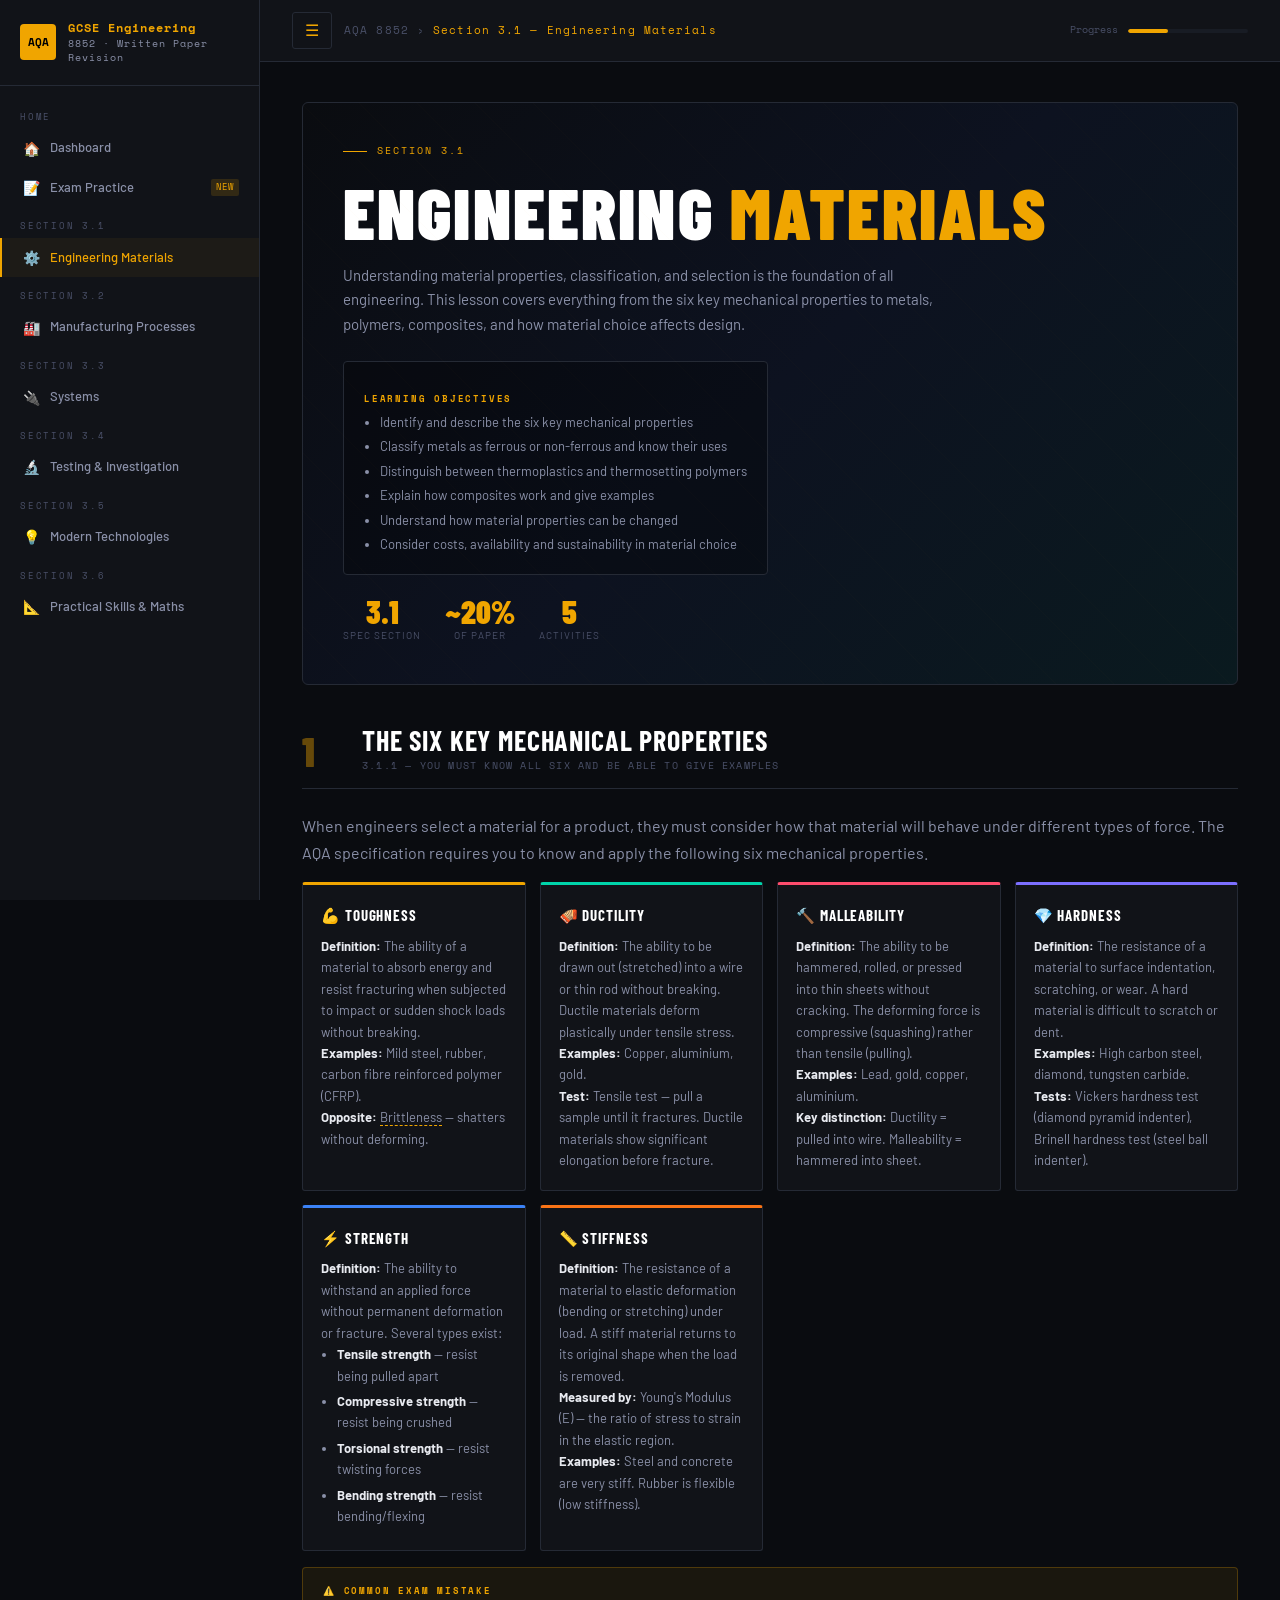
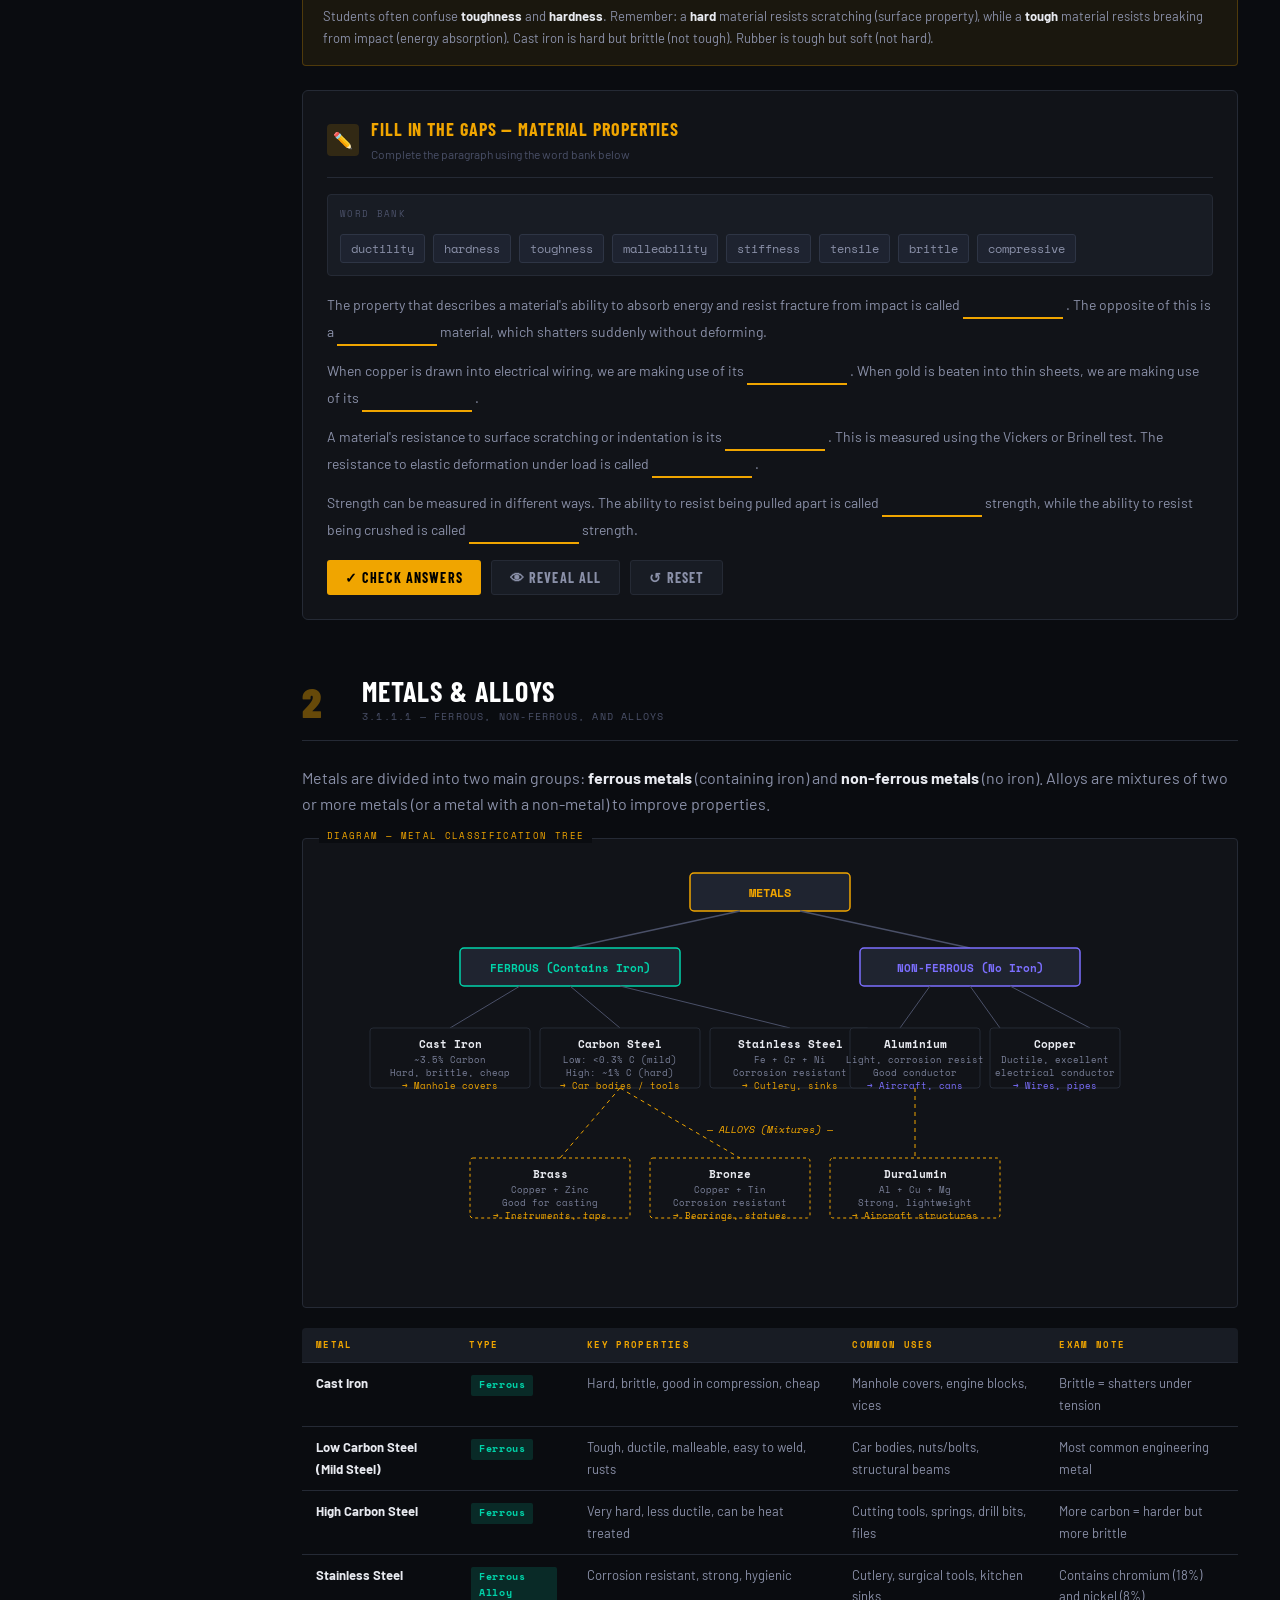
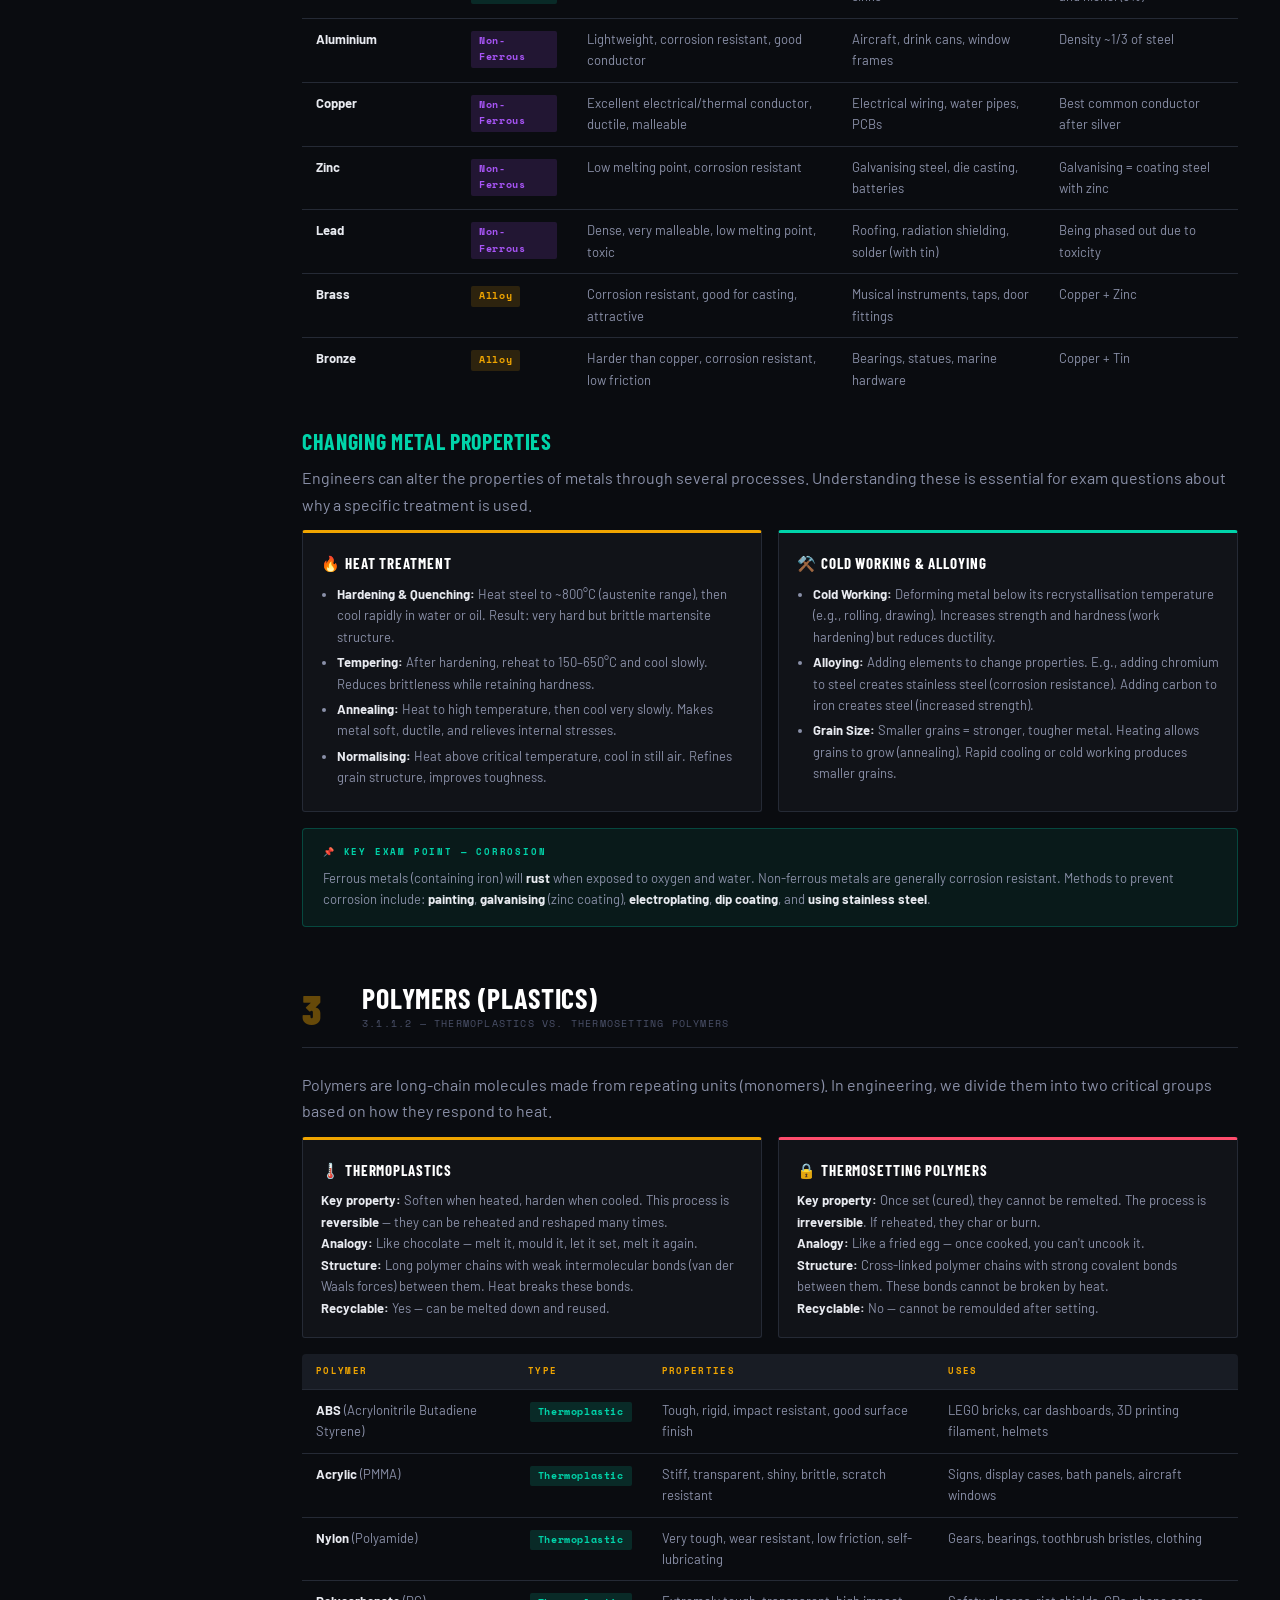
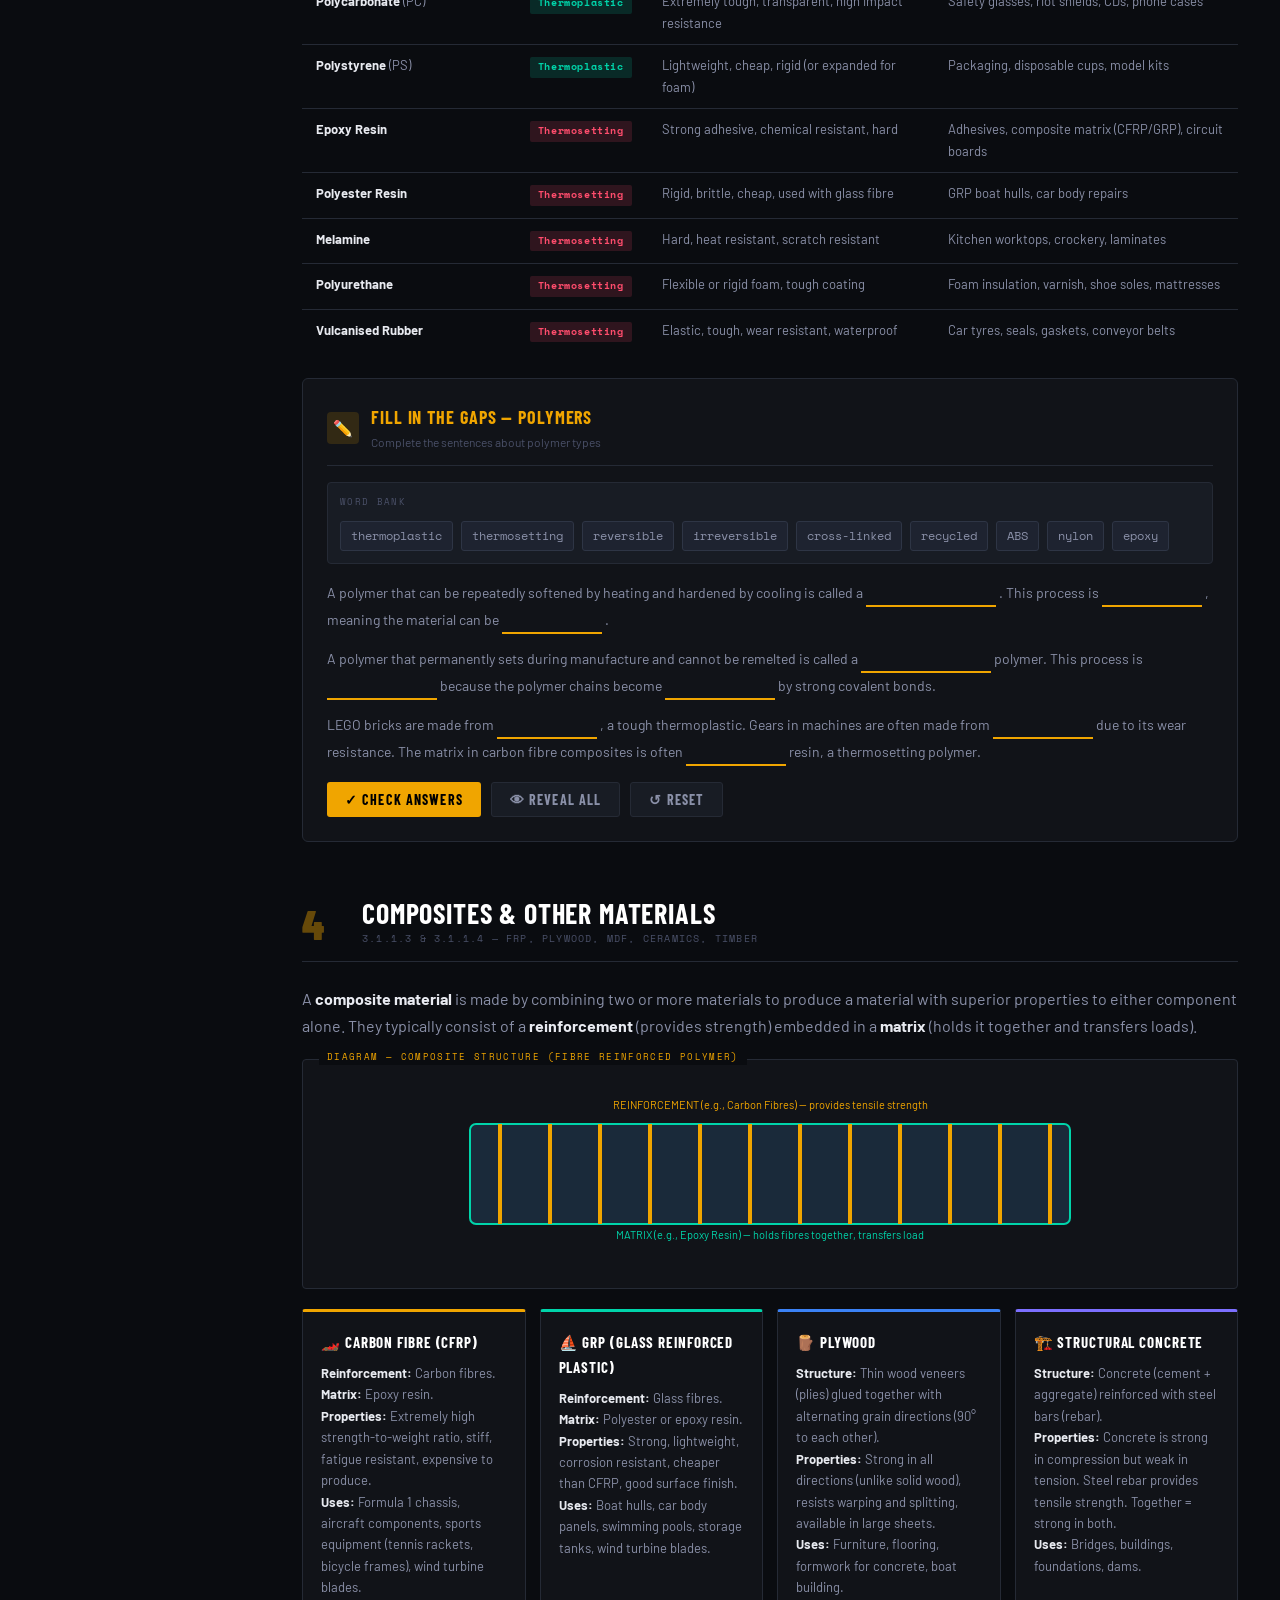
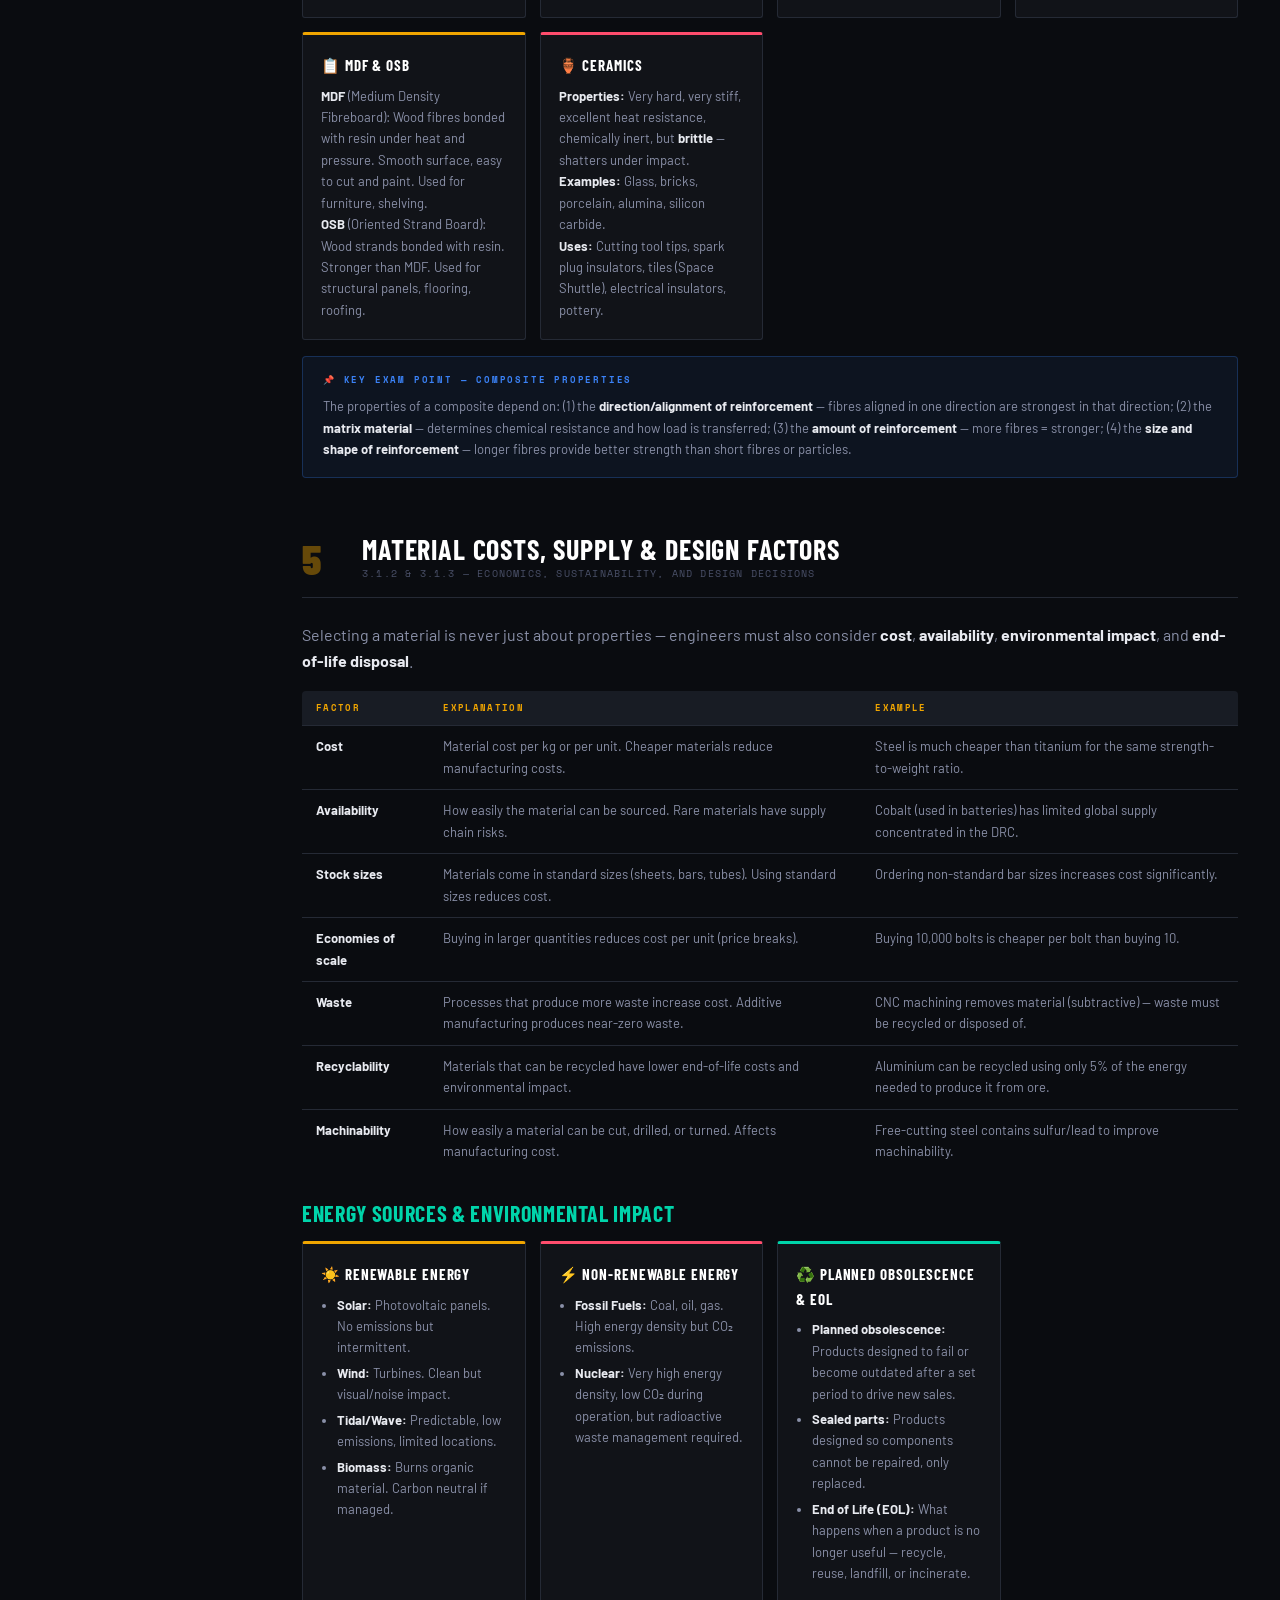
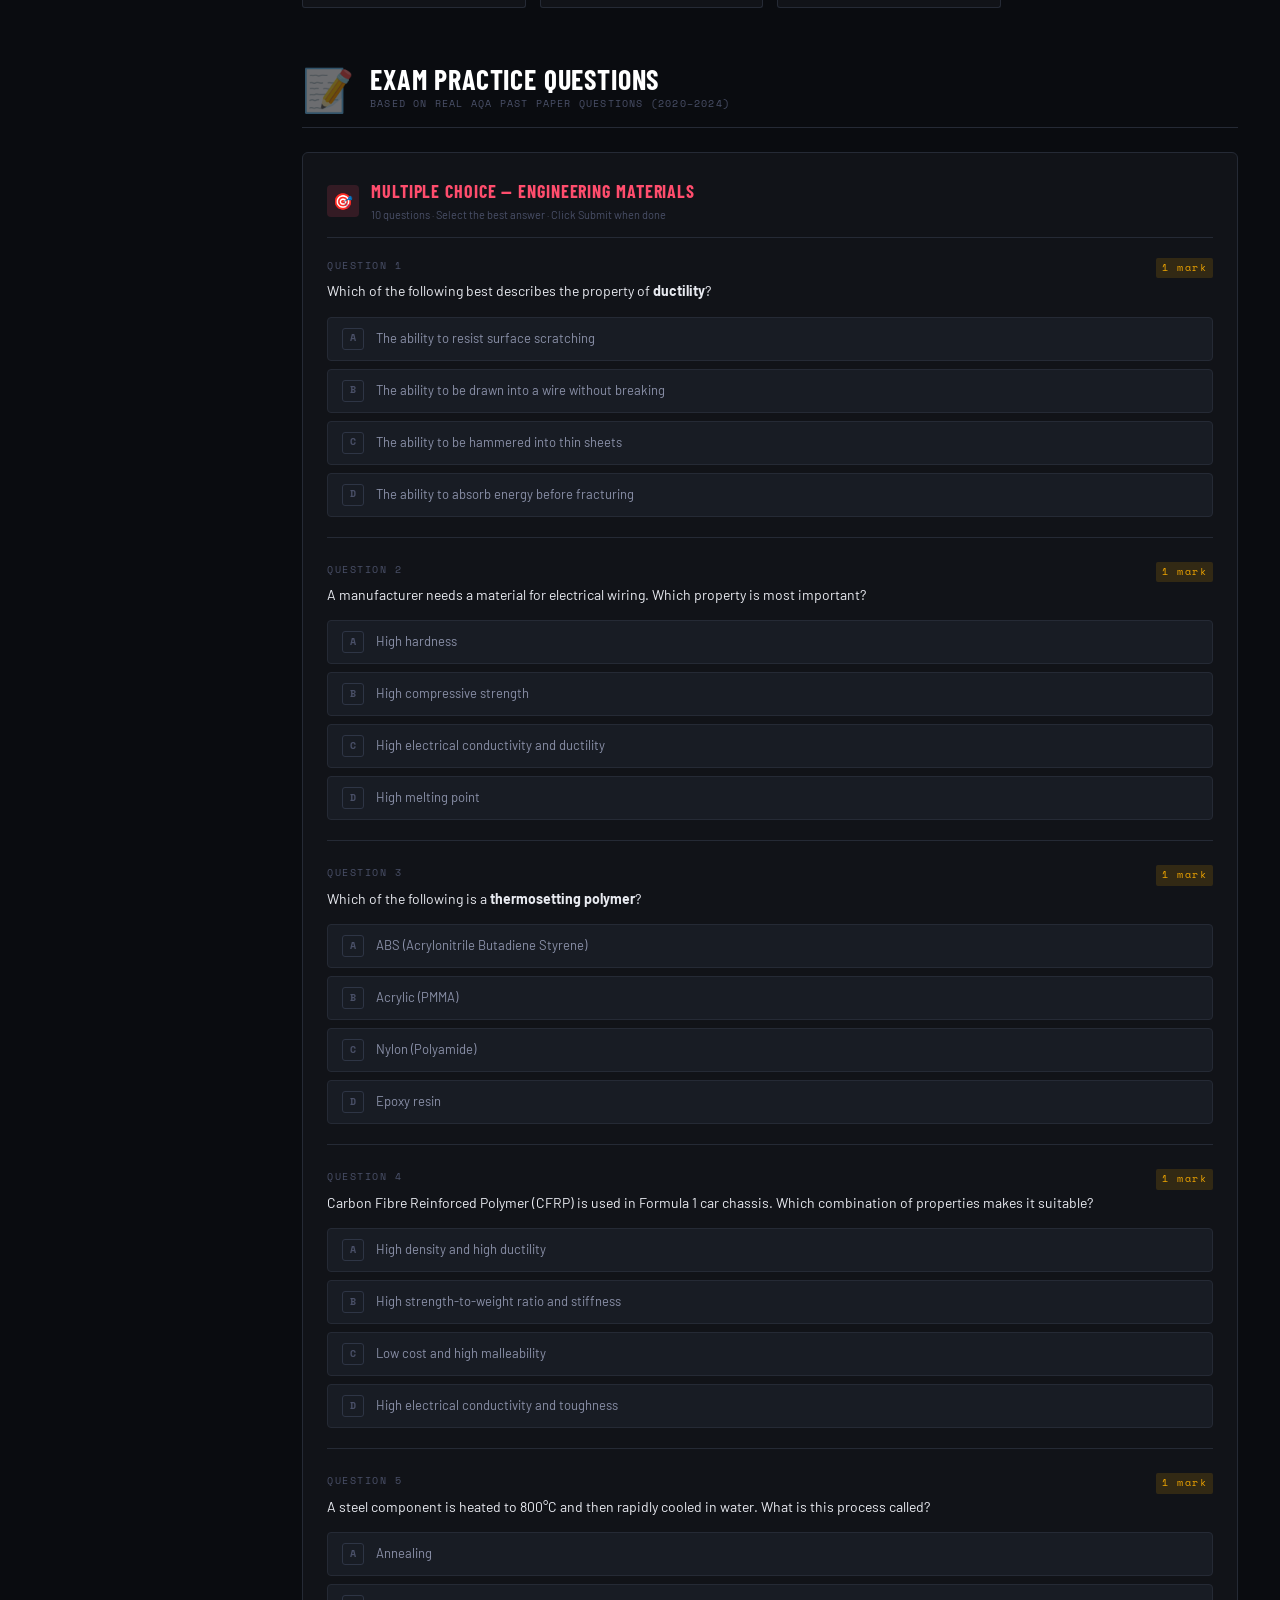
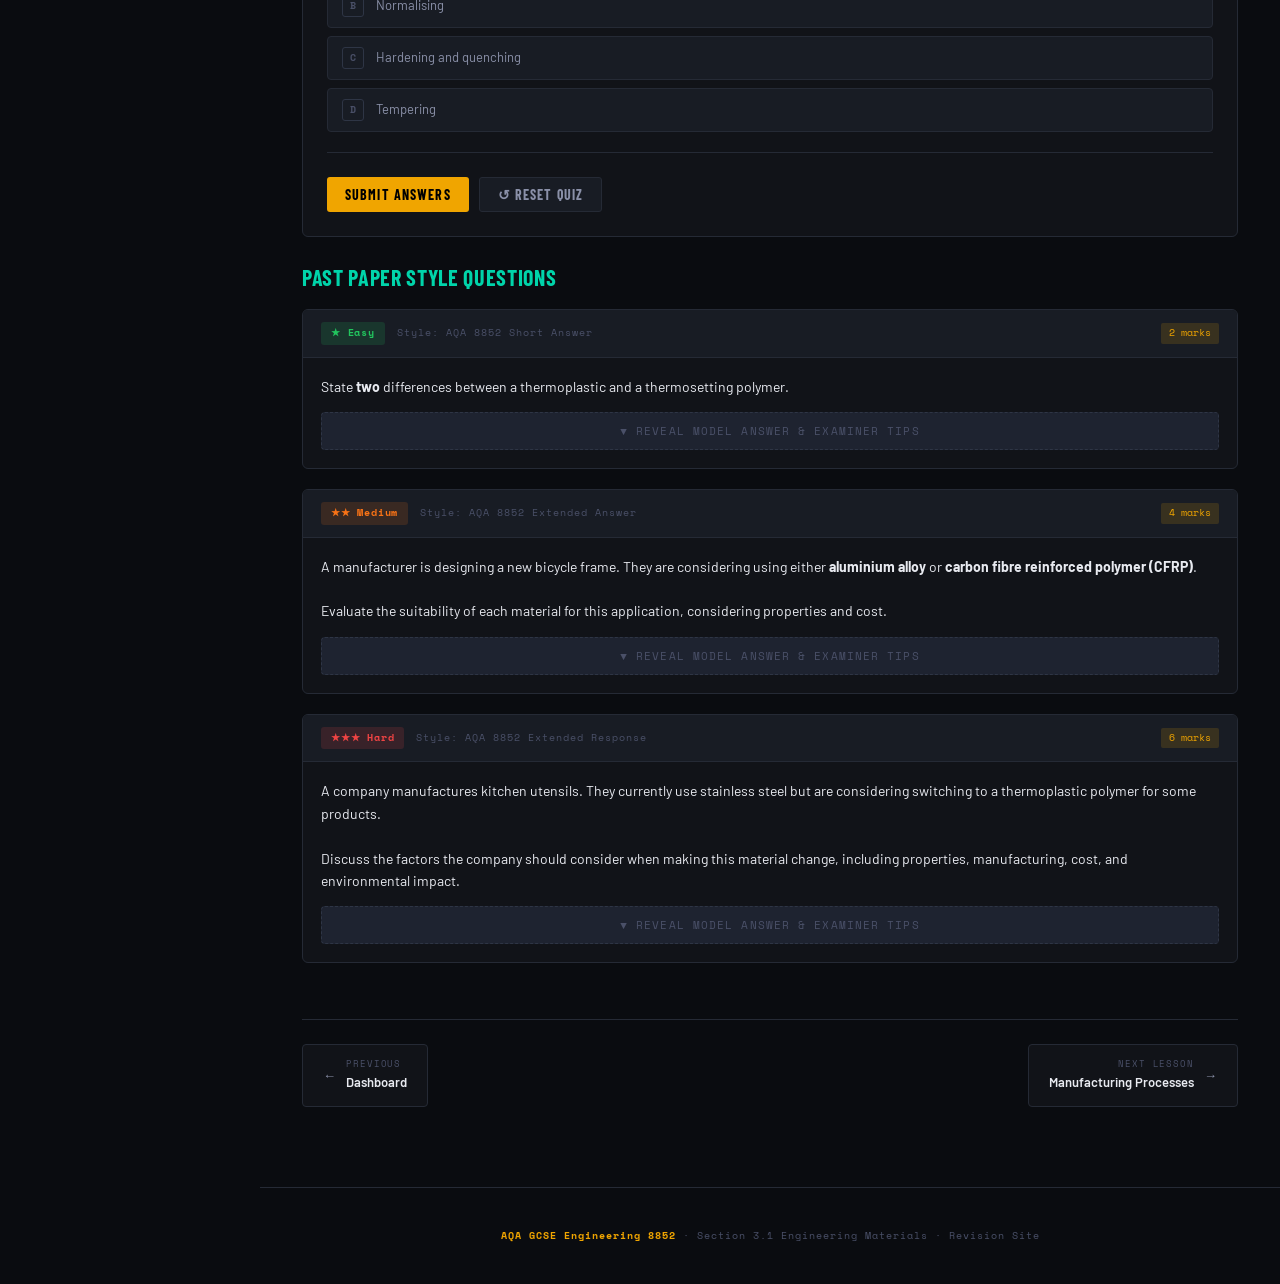
<file: lessons/1-materials.html>
<!DOCTYPE html>
<html lang="en">
<head>
<meta charset="UTF-8">
<meta name="viewport" content="width=device-width, initial-scale=1.0">
<title>Engineering Materials — AQA GCSE Engineering 8852</title>
<link rel="preconnect" href="https://fonts.googleapis.com">
<link href="https://fonts.googleapis.com/css2?family=Space+Mono:ital,wght@0,400;0,700;1,400&family=Barlow+Condensed:wght@300;400;600;700;900&family=Barlow:wght@300;400;500;600&display=swap" rel="stylesheet">
<link rel="stylesheet" href="../css/style.css">
</head>
<body>

<button class="hamburger" onclick="toggleSidebar()">☰</button>
<div class="page-wrapper">
  <aside class="sidebar"></aside>

  <div class="main-content">
    <div class="topbar">
      <button class="hamburger" onclick="toggleSidebar()" style="display:block;position:static;margin:0;">☰</button>
      <div class="topbar-breadcrumb">AQA 8852 › <span>Section 3.1 — Engineering Materials</span></div>
      <div class="topbar-progress">
        <span class="topbar-progress-label">Progress</span>
        <div class="topbar-progress-bar"><div class="topbar-progress-fill" style="width:16%"></div></div>
      </div>
    </div>

    <div class="content-inner">

      <!-- HERO -->
      <div class="lesson-hero">
        <div class="lesson-hero-tag">Section 3.1</div>
        <h1>Engineering <span>Materials</span></h1>
        <p class="lesson-hero-desc">Understanding material properties, classification, and selection is the foundation of all engineering. This lesson covers everything from the six key mechanical properties to metals, polymers, composites, and how material choice affects design.</p>
        <div class="lesson-hero-objectives">
          <h4>Learning Objectives</h4>
          <ul>
            <li>Identify and describe the six key mechanical properties</li>
            <li>Classify metals as ferrous or non-ferrous and know their uses</li>
            <li>Distinguish between thermoplastics and thermosetting polymers</li>
            <li>Explain how composites work and give examples</li>
            <li>Understand how material properties can be changed</li>
            <li>Consider costs, availability and sustainability in material choice</li>
          </ul>
        </div>
        <div class="lesson-hero-stats">
          <div class="lesson-stat"><div class="lesson-stat-num">3.1</div><div class="lesson-stat-label">Spec Section</div></div>
          <div class="lesson-stat"><div class="lesson-stat-num">~20%</div><div class="lesson-stat-label">Of Paper</div></div>
          <div class="lesson-stat"><div class="lesson-stat-num">5</div><div class="lesson-stat-label">Activities</div></div>
        </div>
      </div>

      <!-- SECTION 1: MATERIAL PROPERTIES -->
      <div class="lesson-section" id="properties">
        <div class="lesson-section-header">
          <div class="section-number">1</div>
          <div class="section-title-block">
            <h2>The Six Key Mechanical Properties</h2>
            <small>3.1.1 — You MUST know all six and be able to give examples</small>
          </div>
        </div>

        <p>When engineers select a material for a product, they must consider how that material will behave under different types of force. The AQA specification requires you to know and apply the following six mechanical properties.</p>

        <div class="card-grid">
          <div class="card">
            <div class="card-title">💪 Toughness</div>
            <p><strong>Definition:</strong> The ability of a material to absorb energy and resist fracturing when subjected to impact or sudden shock loads without breaking.</p>
            <p><strong>Examples:</strong> Mild steel, rubber, carbon fibre reinforced polymer (CFRP).</p>
            <p><strong>Opposite:</strong> <span data-tooltip="A brittle material shatters suddenly with little deformation — like glass or cast iron.">Brittleness</span> — shatters without deforming.</p>
          </div>
          <div class="card green">
            <div class="card-title">🪗 Ductility</div>
            <p><strong>Definition:</strong> The ability to be drawn out (stretched) into a wire or thin rod without breaking. Ductile materials deform plastically under tensile stress.</p>
            <p><strong>Examples:</strong> Copper, aluminium, gold.</p>
            <p><strong>Test:</strong> Tensile test — pull a sample until it fractures. Ductile materials show significant elongation before fracture.</p>
          </div>
          <div class="card red">
            <div class="card-title">🔨 Malleability</div>
            <p><strong>Definition:</strong> The ability to be hammered, rolled, or pressed into thin sheets without cracking. The deforming force is compressive (squashing) rather than tensile (pulling).</p>
            <p><strong>Examples:</strong> Lead, gold, copper, aluminium.</p>
            <p><strong>Key distinction:</strong> Ductility = pulled into wire. Malleability = hammered into sheet.</p>
          </div>
          <div class="card purple">
            <div class="card-title">💎 Hardness</div>
            <p><strong>Definition:</strong> The resistance of a material to surface indentation, scratching, or wear. A hard material is difficult to scratch or dent.</p>
            <p><strong>Examples:</strong> High carbon steel, diamond, tungsten carbide.</p>
            <p><strong>Tests:</strong> Vickers hardness test (diamond pyramid indenter), Brinell hardness test (steel ball indenter).</p>
          </div>
          <div class="card blue">
            <div class="card-title">⚡ Strength</div>
            <p><strong>Definition:</strong> The ability to withstand an applied force without permanent deformation or fracture. Several types exist:</p>
            <ul>
              <li><strong>Tensile strength</strong> — resist being pulled apart</li>
              <li><strong>Compressive strength</strong> — resist being crushed</li>
              <li><strong>Torsional strength</strong> — resist twisting forces</li>
              <li><strong>Bending strength</strong> — resist bending/flexing</li>
            </ul>
          </div>
          <div class="card orange">
            <div class="card-title">📏 Stiffness</div>
            <p><strong>Definition:</strong> The resistance of a material to elastic deformation (bending or stretching) under load. A stiff material returns to its original shape when the load is removed.</p>
            <p><strong>Measured by:</strong> Young's Modulus (E) — the ratio of stress to strain in the elastic region.</p>
            <p><strong>Examples:</strong> Steel and concrete are very stiff. Rubber is flexible (low stiffness).</p>
          </div>
        </div>

        <div class="highlight-box yellow">
          <div class="highlight-title">⚠️ Common Exam Mistake</div>
          <p>Students often confuse <strong>toughness</strong> and <strong>hardness</strong>. Remember: a <strong>hard</strong> material resists scratching (surface property), while a <strong>tough</strong> material resists breaking from impact (energy absorption). Cast iron is hard but brittle (not tough). Rubber is tough but soft (not hard).</p>
        </div>

        <!-- FILL IN THE GAPS 1 -->
        <div class="fitg-container" id="fitg-properties">
          <div class="fitg-header">
            <div class="fitg-icon">✏️</div>
            <div>
              <div class="fitg-title">Fill in the Gaps — Material Properties</div>
              <div class="fitg-subtitle">Complete the paragraph using the word bank below</div>
            </div>
          </div>
          <div class="fitg-word-bank">
            <div class="fitg-word-bank-label">Word Bank</div>
            <span class="word-chip" data-word="ductility">ductility</span>
            <span class="word-chip" data-word="hardness">hardness</span>
            <span class="word-chip" data-word="toughness">toughness</span>
            <span class="word-chip" data-word="malleability">malleability</span>
            <span class="word-chip" data-word="stiffness">stiffness</span>
            <span class="word-chip" data-word="tensile">tensile</span>
            <span class="word-chip" data-word="brittle">brittle</span>
            <span class="word-chip" data-word="compressive">compressive</span>
          </div>
          <div class="fitg-text">
            <p>The property that describes a material's ability to absorb energy and resist fracture from impact is called <input class="fitg-input" data-answer="toughness" style="width:100px"> . The opposite of this is a <input class="fitg-input" data-answer="brittle" style="width:80px"> material, which shatters suddenly without deforming.</p>
            <p>When copper is drawn into electrical wiring, we are making use of its <input class="fitg-input" data-answer="ductility" style="width:90px"> . When gold is beaten into thin sheets, we are making use of its <input class="fitg-input" data-answer="malleability" style="width:110px"> .</p>
            <p>A material's resistance to surface scratching or indentation is its <input class="fitg-input" data-answer="hardness" style="width:90px"> . This is measured using the Vickers or Brinell test. The resistance to elastic deformation under load is called <input class="fitg-input" data-answer="stiffness" style="width:90px"> .</p>
            <p>Strength can be measured in different ways. The ability to resist being pulled apart is called <input class="fitg-input" data-answer="tensile" style="width:80px"> strength, while the ability to resist being crushed is called <input class="fitg-input" data-answer="compressive" style="width:110px"> strength.</p>
          </div>
          <div class="fitg-actions">
            <button class="btn btn-primary fitg-check-btn">✓ Check Answers</button>
            <button class="btn btn-secondary fitg-reveal-btn">👁 Reveal All</button>
            <button class="btn btn-secondary fitg-reset-btn">↺ Reset</button>
          </div>
          <div class="fitg-result"></div>
        </div>
      </div>

      <!-- SECTION 2: METALS -->
      <div class="lesson-section" id="metals">
        <div class="lesson-section-header">
          <div class="section-number">2</div>
          <div class="section-title-block">
            <h2>Metals & Alloys</h2>
            <small>3.1.1.1 — Ferrous, non-ferrous, and alloys</small>
          </div>
        </div>

        <p>Metals are divided into two main groups: <strong>ferrous metals</strong> (containing iron) and <strong>non-ferrous metals</strong> (no iron). Alloys are mixtures of two or more metals (or a metal with a non-metal) to improve properties.</p>

        <!-- Metal Classification Diagram -->
        <div class="diagram-box">
          <span class="diagram-label">DIAGRAM — Metal Classification Tree</span>
          <svg width="100%" height="420" viewBox="0 0 820 420" style="font-family:'Space Mono',monospace;font-size:11px;">
            <!-- Root -->
            <rect x="330" y="10" width="160" height="38" rx="4" fill="#1f2430" stroke="#f0a500" stroke-width="1.5"/>
            <text x="410" y="34" text-anchor="middle" fill="#f0a500" font-weight="bold" font-size="12">METALS</text>
            <!-- Lines from root -->
            <line x1="380" y1="48" x2="210" y2="85" stroke="#4a5068" stroke-width="1.5"/>
            <line x1="440" y1="48" x2="610" y2="85" stroke="#4a5068" stroke-width="1.5"/>
            <!-- Ferrous -->
            <rect x="100" y="85" width="220" height="38" rx="4" fill="#1f2430" stroke="#00d4aa" stroke-width="1.5"/>
            <text x="210" y="109" text-anchor="middle" fill="#00d4aa" font-weight="bold" font-size="11">FERROUS (Contains Iron)</text>
            <!-- Non-ferrous -->
            <rect x="500" y="85" width="220" height="38" rx="4" fill="#1f2430" stroke="#7c6fff" stroke-width="1.5"/>
            <text x="610" y="109" text-anchor="middle" fill="#7c6fff" font-weight="bold" font-size="11">NON-FERROUS (No Iron)</text>
            <!-- Ferrous children lines -->
            <line x1="160" y1="123" x2="90" y2="165" stroke="#4a5068" stroke-width="1"/>
            <line x1="210" y1="123" x2="260" y2="165" stroke="#4a5068" stroke-width="1"/>
            <line x1="260" y1="123" x2="430" y2="165" stroke="#4a5068" stroke-width="1"/>
            <!-- Cast Iron -->
            <rect x="10" y="165" width="160" height="60" rx="3" fill="#111318" stroke="#252a35"/>
            <text x="90" y="185" text-anchor="middle" fill="#e8eaf0" font-size="11" font-weight="bold">Cast Iron</text>
            <text x="90" y="200" text-anchor="middle" fill="#7a8099" font-size="9">~3.5% Carbon</text>
            <text x="90" y="213" text-anchor="middle" fill="#7a8099" font-size="9">Hard, brittle, cheap</text>
            <text x="90" y="226" text-anchor="middle" fill="#f0a500" font-size="9">→ Manhole covers</text>
            <!-- Carbon Steel -->
            <rect x="180" y="165" width="160" height="60" rx="3" fill="#111318" stroke="#252a35"/>
            <text x="260" y="185" text-anchor="middle" fill="#e8eaf0" font-size="11" font-weight="bold">Carbon Steel</text>
            <text x="260" y="200" text-anchor="middle" fill="#7a8099" font-size="9">Low: &lt;0.3% C (mild)</text>
            <text x="260" y="213" text-anchor="middle" fill="#7a8099" font-size="9">High: ~1% C (hard)</text>
            <text x="260" y="226" text-anchor="middle" fill="#f0a500" font-size="9">→ Car bodies / tools</text>
            <!-- Stainless Steel -->
            <rect x="350" y="165" width="160" height="60" rx="3" fill="#111318" stroke="#252a35"/>
            <text x="430" y="185" text-anchor="middle" fill="#e8eaf0" font-size="11" font-weight="bold">Stainless Steel</text>
            <text x="430" y="200" text-anchor="middle" fill="#7a8099" font-size="9">Fe + Cr + Ni</text>
            <text x="430" y="213" text-anchor="middle" fill="#7a8099" font-size="9">Corrosion resistant</text>
            <text x="430" y="226" text-anchor="middle" fill="#f0a500" font-size="9">→ Cutlery, sinks</text>
            <!-- Non-ferrous children lines -->
            <line x1="570" y1="123" x2="540" y2="165" stroke="#4a5068" stroke-width="1"/>
            <line x1="610" y1="123" x2="640" y2="165" stroke="#4a5068" stroke-width="1"/>
            <line x1="650" y1="123" x2="730" y2="165" stroke="#4a5068" stroke-width="1"/>
            <!-- Aluminium -->
            <rect x="490" y="165" width="130" height="60" rx="3" fill="#111318" stroke="#252a35"/>
            <text x="555" y="185" text-anchor="middle" fill="#e8eaf0" font-size="11" font-weight="bold">Aluminium</text>
            <text x="555" y="200" text-anchor="middle" fill="#7a8099" font-size="9">Light, corrosion resist</text>
            <text x="555" y="213" text-anchor="middle" fill="#7a8099" font-size="9">Good conductor</text>
            <text x="555" y="226" text-anchor="middle" fill="#7c6fff" font-size="9">→ Aircraft, cans</text>
            <!-- Copper -->
            <rect x="630" y="165" width="130" height="60" rx="3" fill="#111318" stroke="#252a35"/>
            <text x="695" y="185" text-anchor="middle" fill="#e8eaf0" font-size="11" font-weight="bold">Copper</text>
            <text x="695" y="200" text-anchor="middle" fill="#7a8099" font-size="9">Ductile, excellent</text>
            <text x="695" y="213" text-anchor="middle" fill="#7a8099" font-size="9">electrical conductor</text>
            <text x="695" y="226" text-anchor="middle" fill="#7c6fff" font-size="9">→ Wires, pipes</text>
            <!-- Alloys section -->
            <text x="410" y="270" text-anchor="middle" fill="#f0a500" font-size="10" font-style="italic">— ALLOYS (Mixtures) —</text>
            <line x1="260" y1="225" x2="200" y2="295" stroke="#f0a500" stroke-width="1" stroke-dasharray="4"/>
            <line x1="260" y1="225" x2="380" y2="295" stroke="#f0a500" stroke-width="1" stroke-dasharray="4"/>
            <line x1="555" y1="225" x2="555" y2="295" stroke="#f0a500" stroke-width="1" stroke-dasharray="4"/>
            <!-- Brass -->
            <rect x="110" y="295" width="160" height="60" rx="3" fill="#111318" stroke="#f0a500" stroke-dasharray="3"/>
            <text x="190" y="315" text-anchor="middle" fill="#e8eaf0" font-size="11" font-weight="bold">Brass</text>
            <text x="190" y="330" text-anchor="middle" fill="#7a8099" font-size="9">Copper + Zinc</text>
            <text x="190" y="343" text-anchor="middle" fill="#7a8099" font-size="9">Good for casting</text>
            <text x="190" y="356" text-anchor="middle" fill="#f0a500" font-size="9">→ Instruments, taps</text>
            <!-- Bronze -->
            <rect x="290" y="295" width="160" height="60" rx="3" fill="#111318" stroke="#f0a500" stroke-dasharray="3"/>
            <text x="370" y="315" text-anchor="middle" fill="#e8eaf0" font-size="11" font-weight="bold">Bronze</text>
            <text x="370" y="330" text-anchor="middle" fill="#7a8099" font-size="9">Copper + Tin</text>
            <text x="370" y="343" text-anchor="middle" fill="#7a8099" font-size="9">Corrosion resistant</text>
            <text x="370" y="356" text-anchor="middle" fill="#f0a500" font-size="9">→ Bearings, statues</text>
            <!-- Duralumin -->
            <rect x="470" y="295" width="170" height="60" rx="3" fill="#111318" stroke="#f0a500" stroke-dasharray="3"/>
            <text x="555" y="315" text-anchor="middle" fill="#e8eaf0" font-size="11" font-weight="bold">Duralumin</text>
            <text x="555" y="330" text-anchor="middle" fill="#7a8099" font-size="9">Al + Cu + Mg</text>
            <text x="555" y="343" text-anchor="middle" fill="#7a8099" font-size="9">Strong, lightweight</text>
            <text x="555" y="356" text-anchor="middle" fill="#f0a500" font-size="9">→ Aircraft structures</text>
          </svg>
        </div>

        <div class="table-wrap">
          <table>
            <thead><tr><th>Metal</th><th>Type</th><th>Key Properties</th><th>Common Uses</th><th>Exam Note</th></tr></thead>
            <tbody>
              <tr><td><strong>Cast Iron</strong></td><td><span class="badge badge-g">Ferrous</span></td><td>Hard, brittle, good in compression, cheap</td><td>Manhole covers, engine blocks, vices</td><td>Brittle = shatters under tension</td></tr>
              <tr><td><strong>Low Carbon Steel (Mild Steel)</strong></td><td><span class="badge badge-g">Ferrous</span></td><td>Tough, ductile, malleable, easy to weld, rusts</td><td>Car bodies, nuts/bolts, structural beams</td><td>Most common engineering metal</td></tr>
              <tr><td><strong>High Carbon Steel</strong></td><td><span class="badge badge-g">Ferrous</span></td><td>Very hard, less ductile, can be heat treated</td><td>Cutting tools, springs, drill bits, files</td><td>More carbon = harder but more brittle</td></tr>
              <tr><td><strong>Stainless Steel</strong></td><td><span class="badge badge-g">Ferrous Alloy</span></td><td>Corrosion resistant, strong, hygienic</td><td>Cutlery, surgical tools, kitchen sinks</td><td>Contains chromium (18%) and nickel (8%)</td></tr>
              <tr><td><strong>Aluminium</strong></td><td><span class="badge badge-p">Non-Ferrous</span></td><td>Lightweight, corrosion resistant, good conductor</td><td>Aircraft, drink cans, window frames</td><td>Density ~1/3 of steel</td></tr>
              <tr><td><strong>Copper</strong></td><td><span class="badge badge-p">Non-Ferrous</span></td><td>Excellent electrical/thermal conductor, ductile, malleable</td><td>Electrical wiring, water pipes, PCBs</td><td>Best common conductor after silver</td></tr>
              <tr><td><strong>Zinc</strong></td><td><span class="badge badge-p">Non-Ferrous</span></td><td>Low melting point, corrosion resistant</td><td>Galvanising steel, die casting, batteries</td><td>Galvanising = coating steel with zinc</td></tr>
              <tr><td><strong>Lead</strong></td><td><span class="badge badge-p">Non-Ferrous</span></td><td>Dense, very malleable, low melting point, toxic</td><td>Roofing, radiation shielding, solder (with tin)</td><td>Being phased out due to toxicity</td></tr>
              <tr><td><strong>Brass</strong></td><td><span class="badge badge-y">Alloy</span></td><td>Corrosion resistant, good for casting, attractive</td><td>Musical instruments, taps, door fittings</td><td>Copper + Zinc</td></tr>
              <tr><td><strong>Bronze</strong></td><td><span class="badge badge-y">Alloy</span></td><td>Harder than copper, corrosion resistant, low friction</td><td>Bearings, statues, marine hardware</td><td>Copper + Tin</td></tr>
            </tbody>
          </table>
        </div>

        <h3>Changing Metal Properties</h3>
        <p>Engineers can alter the properties of metals through several processes. Understanding these is essential for exam questions about why a specific treatment is used.</p>
        <div class="two-col">
          <div class="card">
            <div class="card-title">🔥 Heat Treatment</div>
            <ul>
              <li><strong>Hardening & Quenching:</strong> Heat steel to ~800°C (austenite range), then cool rapidly in water or oil. Result: very hard but brittle martensite structure.</li>
              <li><strong>Tempering:</strong> After hardening, reheat to 150–650°C and cool slowly. Reduces brittleness while retaining hardness.</li>
              <li><strong>Annealing:</strong> Heat to high temperature, then cool very slowly. Makes metal soft, ductile, and relieves internal stresses.</li>
              <li><strong>Normalising:</strong> Heat above critical temperature, cool in still air. Refines grain structure, improves toughness.</li>
            </ul>
          </div>
          <div class="card green">
            <div class="card-title">⚒️ Cold Working & Alloying</div>
            <ul>
              <li><strong>Cold Working:</strong> Deforming metal below its recrystallisation temperature (e.g., rolling, drawing). Increases strength and hardness (work hardening) but reduces ductility.</li>
              <li><strong>Alloying:</strong> Adding elements to change properties. E.g., adding chromium to steel creates stainless steel (corrosion resistance). Adding carbon to iron creates steel (increased strength).</li>
              <li><strong>Grain Size:</strong> Smaller grains = stronger, tougher metal. Heating allows grains to grow (annealing). Rapid cooling or cold working produces smaller grains.</li>
            </ul>
          </div>
        </div>

        <div class="highlight-box green">
          <div class="highlight-title">📌 Key Exam Point — Corrosion</div>
          <p>Ferrous metals (containing iron) will <strong>rust</strong> when exposed to oxygen and water. Non-ferrous metals are generally corrosion resistant. Methods to prevent corrosion include: <strong>painting</strong>, <strong>galvanising</strong> (zinc coating), <strong>electroplating</strong>, <strong>dip coating</strong>, and <strong>using stainless steel</strong>.</p>
        </div>
      </div>

      <!-- SECTION 3: POLYMERS -->
      <div class="lesson-section" id="polymers">
        <div class="lesson-section-header">
          <div class="section-number">3</div>
          <div class="section-title-block">
            <h2>Polymers (Plastics)</h2>
            <small>3.1.1.2 — Thermoplastics vs. Thermosetting Polymers</small>
          </div>
        </div>

        <p>Polymers are long-chain molecules made from repeating units (monomers). In engineering, we divide them into two critical groups based on how they respond to heat.</p>

        <div class="two-col">
          <div class="card">
            <div class="card-title">🌡️ Thermoplastics</div>
            <p><strong>Key property:</strong> Soften when heated, harden when cooled. This process is <strong>reversible</strong> — they can be reheated and reshaped many times.</p>
            <p><strong>Analogy:</strong> Like chocolate — melt it, mould it, let it set, melt it again.</p>
            <p><strong>Structure:</strong> Long polymer chains with weak intermolecular bonds (van der Waals forces) between them. Heat breaks these bonds.</p>
            <p><strong>Recyclable:</strong> Yes — can be melted down and reused.</p>
          </div>
          <div class="card red">
            <div class="card-title">🔒 Thermosetting Polymers</div>
            <p><strong>Key property:</strong> Once set (cured), they cannot be remelted. The process is <strong>irreversible</strong>. If reheated, they char or burn.</p>
            <p><strong>Analogy:</strong> Like a fried egg — once cooked, you can't uncook it.</p>
            <p><strong>Structure:</strong> Cross-linked polymer chains with strong covalent bonds between them. These bonds cannot be broken by heat.</p>
            <p><strong>Recyclable:</strong> No — cannot be remoulded after setting.</p>
          </div>
        </div>

        <div class="table-wrap">
          <table>
            <thead><tr><th>Polymer</th><th>Type</th><th>Properties</th><th>Uses</th></tr></thead>
            <tbody>
              <tr><td><strong>ABS</strong> (Acrylonitrile Butadiene Styrene)</td><td><span class="badge badge-g">Thermoplastic</span></td><td>Tough, rigid, impact resistant, good surface finish</td><td>LEGO bricks, car dashboards, 3D printing filament, helmets</td></tr>
              <tr><td><strong>Acrylic</strong> (PMMA)</td><td><span class="badge badge-g">Thermoplastic</span></td><td>Stiff, transparent, shiny, brittle, scratch resistant</td><td>Signs, display cases, bath panels, aircraft windows</td></tr>
              <tr><td><strong>Nylon</strong> (Polyamide)</td><td><span class="badge badge-g">Thermoplastic</span></td><td>Very tough, wear resistant, low friction, self-lubricating</td><td>Gears, bearings, toothbrush bristles, clothing</td></tr>
              <tr><td><strong>Polycarbonate</strong> (PC)</td><td><span class="badge badge-g">Thermoplastic</span></td><td>Extremely tough, transparent, high impact resistance</td><td>Safety glasses, riot shields, CDs, phone cases</td></tr>
              <tr><td><strong>Polystyrene</strong> (PS)</td><td><span class="badge badge-g">Thermoplastic</span></td><td>Lightweight, cheap, rigid (or expanded for foam)</td><td>Packaging, disposable cups, model kits</td></tr>
              <tr><td><strong>Epoxy Resin</strong></td><td><span class="badge badge-r">Thermosetting</span></td><td>Strong adhesive, chemical resistant, hard</td><td>Adhesives, composite matrix (CFRP/GRP), circuit boards</td></tr>
              <tr><td><strong>Polyester Resin</strong></td><td><span class="badge badge-r">Thermosetting</span></td><td>Rigid, brittle, cheap, used with glass fibre</td><td>GRP boat hulls, car body repairs</td></tr>
              <tr><td><strong>Melamine</strong></td><td><span class="badge badge-r">Thermosetting</span></td><td>Hard, heat resistant, scratch resistant</td><td>Kitchen worktops, crockery, laminates</td></tr>
              <tr><td><strong>Polyurethane</strong></td><td><span class="badge badge-r">Thermosetting</span></td><td>Flexible or rigid foam, tough coating</td><td>Foam insulation, varnish, shoe soles, mattresses</td></tr>
              <tr><td><strong>Vulcanised Rubber</strong></td><td><span class="badge badge-r">Thermosetting</span></td><td>Elastic, tough, wear resistant, waterproof</td><td>Car tyres, seals, gaskets, conveyor belts</td></tr>
            </tbody>
          </table>
        </div>

        <!-- Fill in the Gaps 2 - Polymers -->
        <div class="fitg-container" id="fitg-polymers">
          <div class="fitg-header">
            <div class="fitg-icon">✏️</div>
            <div>
              <div class="fitg-title">Fill in the Gaps — Polymers</div>
              <div class="fitg-subtitle">Complete the sentences about polymer types</div>
            </div>
          </div>
          <div class="fitg-word-bank">
            <div class="fitg-word-bank-label">Word Bank</div>
            <span class="word-chip" data-word="thermoplastic">thermoplastic</span>
            <span class="word-chip" data-word="thermosetting">thermosetting</span>
            <span class="word-chip" data-word="reversible">reversible</span>
            <span class="word-chip" data-word="irreversible">irreversible</span>
            <span class="word-chip" data-word="cross-linked">cross-linked</span>
            <span class="word-chip" data-word="recycled">recycled</span>
            <span class="word-chip" data-word="ABS">ABS</span>
            <span class="word-chip" data-word="nylon">nylon</span>
            <span class="word-chip" data-word="epoxy">epoxy</span>
          </div>
          <div class="fitg-text">
            <p>A polymer that can be repeatedly softened by heating and hardened by cooling is called a <input class="fitg-input" data-answer="thermoplastic" style="width:130px"> . This process is <input class="fitg-input" data-answer="reversible" style="width:100px"> , meaning the material can be <input class="fitg-input" data-answer="recycled" style="width:90px"> .</p>
            <p>A polymer that permanently sets during manufacture and cannot be remelted is called a <input class="fitg-input" data-answer="thermosetting" style="width:130px"> polymer. This process is <input class="fitg-input" data-answer="irreversible" style="width:110px"> because the polymer chains become <input class="fitg-input" data-answer="cross-linked" style="width:110px"> by strong covalent bonds.</p>
            <p>LEGO bricks are made from <input class="fitg-input" data-answer="ABS" style="width:50px"> , a tough thermoplastic. Gears in machines are often made from <input class="fitg-input" data-answer="nylon" style="width:70px"> due to its wear resistance. The matrix in carbon fibre composites is often <input class="fitg-input" data-answer="epoxy" style="width:70px"> resin, a thermosetting polymer.</p>
          </div>
          <div class="fitg-actions">
            <button class="btn btn-primary fitg-check-btn">✓ Check Answers</button>
            <button class="btn btn-secondary fitg-reveal-btn">👁 Reveal All</button>
            <button class="btn btn-secondary fitg-reset-btn">↺ Reset</button>
          </div>
          <div class="fitg-result"></div>
        </div>
      </div>

      <!-- SECTION 4: COMPOSITES -->
      <div class="lesson-section" id="composites">
        <div class="lesson-section-header">
          <div class="section-number">4</div>
          <div class="section-title-block">
            <h2>Composites & Other Materials</h2>
            <small>3.1.1.3 & 3.1.1.4 — FRP, plywood, MDF, ceramics, timber</small>
          </div>
        </div>

        <p>A <strong>composite material</strong> is made by combining two or more materials to produce a material with superior properties to either component alone. They typically consist of a <strong>reinforcement</strong> (provides strength) embedded in a <strong>matrix</strong> (holds it together and transfers loads).</p>

        <!-- Composite Diagram -->
        <div class="diagram-box">
          <span class="diagram-label">DIAGRAM — Composite Structure (Fibre Reinforced Polymer)</span>
          <svg width="100%" height="180" viewBox="0 0 700 180" style="font-family:'Barlow',sans-serif;font-size:12px;">
            <!-- Matrix -->
            <rect x="50" y="40" width="600" height="100" rx="6" fill="#1a2a3a" stroke="#00d4aa" stroke-width="2"/>
            <text x="350" y="155" text-anchor="middle" fill="#00d4aa" font-size="11">MATRIX (e.g., Epoxy Resin) — holds fibres together, transfers load</text>
            <!-- Fibres -->
            <line x1="80" y1="40" x2="80" y2="140" stroke="#f0a500" stroke-width="4"/>
            <line x1="130" y1="40" x2="130" y2="140" stroke="#f0a500" stroke-width="4"/>
            <line x1="180" y1="40" x2="180" y2="140" stroke="#f0a500" stroke-width="4"/>
            <line x1="230" y1="40" x2="230" y2="140" stroke="#f0a500" stroke-width="4"/>
            <line x1="280" y1="40" x2="280" y2="140" stroke="#f0a500" stroke-width="4"/>
            <line x1="330" y1="40" x2="330" y2="140" stroke="#f0a500" stroke-width="4"/>
            <line x1="380" y1="40" x2="380" y2="140" stroke="#f0a500" stroke-width="4"/>
            <line x1="430" y1="40" x2="430" y2="140" stroke="#f0a500" stroke-width="4"/>
            <line x1="480" y1="40" x2="480" y2="140" stroke="#f0a500" stroke-width="4"/>
            <line x1="530" y1="40" x2="530" y2="140" stroke="#f0a500" stroke-width="4"/>
            <line x1="580" y1="40" x2="580" y2="140" stroke="#f0a500" stroke-width="4"/>
            <line x1="630" y1="40" x2="630" y2="140" stroke="#f0a500" stroke-width="4"/>
            <text x="350" y="25" text-anchor="middle" fill="#f0a500" font-size="11">REINFORCEMENT (e.g., Carbon Fibres) — provides tensile strength</text>
          </svg>
        </div>

        <div class="card-grid">
          <div class="card">
            <div class="card-title">🏎️ Carbon Fibre (CFRP)</div>
            <p><strong>Reinforcement:</strong> Carbon fibres. <strong>Matrix:</strong> Epoxy resin.</p>
            <p><strong>Properties:</strong> Extremely high strength-to-weight ratio, stiff, fatigue resistant, expensive to produce.</p>
            <p><strong>Uses:</strong> Formula 1 chassis, aircraft components, sports equipment (tennis rackets, bicycle frames), wind turbine blades.</p>
          </div>
          <div class="card green">
            <div class="card-title">⛵ GRP (Glass Reinforced Plastic)</div>
            <p><strong>Reinforcement:</strong> Glass fibres. <strong>Matrix:</strong> Polyester or epoxy resin.</p>
            <p><strong>Properties:</strong> Strong, lightweight, corrosion resistant, cheaper than CFRP, good surface finish.</p>
            <p><strong>Uses:</strong> Boat hulls, car body panels, swimming pools, storage tanks, wind turbine blades.</p>
          </div>
          <div class="card blue">
            <div class="card-title">🪵 Plywood</div>
            <p><strong>Structure:</strong> Thin wood veneers (plies) glued together with alternating grain directions (90° to each other).</p>
            <p><strong>Properties:</strong> Strong in all directions (unlike solid wood), resists warping and splitting, available in large sheets.</p>
            <p><strong>Uses:</strong> Furniture, flooring, formwork for concrete, boat building.</p>
          </div>
          <div class="card purple">
            <div class="card-title">🏗️ Structural Concrete</div>
            <p><strong>Structure:</strong> Concrete (cement + aggregate) reinforced with steel bars (rebar).</p>
            <p><strong>Properties:</strong> Concrete is strong in compression but weak in tension. Steel rebar provides tensile strength. Together = strong in both.</p>
            <p><strong>Uses:</strong> Bridges, buildings, foundations, dams.</p>
          </div>
          <div class="card">
            <div class="card-title">📋 MDF & OSB</div>
            <p><strong>MDF</strong> (Medium Density Fibreboard): Wood fibres bonded with resin under heat and pressure. Smooth surface, easy to cut and paint. Used for furniture, shelving.</p>
            <p><strong>OSB</strong> (Oriented Strand Board): Wood strands bonded with resin. Stronger than MDF. Used for structural panels, flooring, roofing.</p>
          </div>
          <div class="card red">
            <div class="card-title">🏺 Ceramics</div>
            <p><strong>Properties:</strong> Very hard, very stiff, excellent heat resistance, chemically inert, but <strong>brittle</strong> — shatters under impact.</p>
            <p><strong>Examples:</strong> Glass, bricks, porcelain, alumina, silicon carbide.</p>
            <p><strong>Uses:</strong> Cutting tool tips, spark plug insulators, tiles (Space Shuttle), electrical insulators, pottery.</p>
          </div>
        </div>

        <div class="highlight-box blue">
          <div class="highlight-title">📌 Key Exam Point — Composite Properties</div>
          <p>The properties of a composite depend on: (1) the <strong>direction/alignment of reinforcement</strong> — fibres aligned in one direction are strongest in that direction; (2) the <strong>matrix material</strong> — determines chemical resistance and how load is transferred; (3) the <strong>amount of reinforcement</strong> — more fibres = stronger; (4) the <strong>size and shape of reinforcement</strong> — longer fibres provide better strength than short fibres or particles.</p>
        </div>
      </div>

      <!-- SECTION 5: MATERIAL COSTS & SUPPLY -->
      <div class="lesson-section" id="costs">
        <div class="lesson-section-header">
          <div class="section-number">5</div>
          <div class="section-title-block">
            <h2>Material Costs, Supply & Design Factors</h2>
            <small>3.1.2 & 3.1.3 — Economics, sustainability, and design decisions</small>
          </div>
        </div>

        <p>Selecting a material is never just about properties — engineers must also consider <strong>cost</strong>, <strong>availability</strong>, <strong>environmental impact</strong>, and <strong>end-of-life disposal</strong>.</p>

        <div class="table-wrap">
          <table>
            <thead><tr><th>Factor</th><th>Explanation</th><th>Example</th></tr></thead>
            <tbody>
              <tr><td><strong>Cost</strong></td><td>Material cost per kg or per unit. Cheaper materials reduce manufacturing costs.</td><td>Steel is much cheaper than titanium for the same strength-to-weight ratio.</td></tr>
              <tr><td><strong>Availability</strong></td><td>How easily the material can be sourced. Rare materials have supply chain risks.</td><td>Cobalt (used in batteries) has limited global supply concentrated in the DRC.</td></tr>
              <tr><td><strong>Stock sizes</strong></td><td>Materials come in standard sizes (sheets, bars, tubes). Using standard sizes reduces cost.</td><td>Ordering non-standard bar sizes increases cost significantly.</td></tr>
              <tr><td><strong>Economies of scale</strong></td><td>Buying in larger quantities reduces cost per unit (price breaks).</td><td>Buying 10,000 bolts is cheaper per bolt than buying 10.</td></tr>
              <tr><td><strong>Waste</strong></td><td>Processes that produce more waste increase cost. Additive manufacturing produces near-zero waste.</td><td>CNC machining removes material (subtractive) — waste must be recycled or disposed of.</td></tr>
              <tr><td><strong>Recyclability</strong></td><td>Materials that can be recycled have lower end-of-life costs and environmental impact.</td><td>Aluminium can be recycled using only 5% of the energy needed to produce it from ore.</td></tr>
              <tr><td><strong>Machinability</strong></td><td>How easily a material can be cut, drilled, or turned. Affects manufacturing cost.</td><td>Free-cutting steel contains sulfur/lead to improve machinability.</td></tr>
            </tbody>
          </table>
        </div>

        <h3>Energy Sources & Environmental Impact</h3>
        <div class="card-grid">
          <div class="card">
            <div class="card-title">☀️ Renewable Energy</div>
            <ul>
              <li><strong>Solar:</strong> Photovoltaic panels. No emissions but intermittent.</li>
              <li><strong>Wind:</strong> Turbines. Clean but visual/noise impact.</li>
              <li><strong>Tidal/Wave:</strong> Predictable, low emissions, limited locations.</li>
              <li><strong>Biomass:</strong> Burns organic material. Carbon neutral if managed.</li>
            </ul>
          </div>
          <div class="card red">
            <div class="card-title">⚡ Non-Renewable Energy</div>
            <ul>
              <li><strong>Fossil Fuels:</strong> Coal, oil, gas. High energy density but CO₂ emissions.</li>
              <li><strong>Nuclear:</strong> Very high energy density, low CO₂ during operation, but radioactive waste management required.</li>
            </ul>
          </div>
          <div class="card green">
            <div class="card-title">♻️ Planned Obsolescence & EOL</div>
            <ul>
              <li><strong>Planned obsolescence:</strong> Products designed to fail or become outdated after a set period to drive new sales.</li>
              <li><strong>Sealed parts:</strong> Products designed so components cannot be repaired, only replaced.</li>
              <li><strong>End of Life (EOL):</strong> What happens when a product is no longer useful — recycle, reuse, landfill, or incinerate.</li>
            </ul>
          </div>
        </div>
      </div>

      <!-- EXAM PRACTICE SECTION -->
      <div class="lesson-section" id="exam-practice">
        <div class="lesson-section-header">
          <div class="section-number">📝</div>
          <div class="section-title-block">
            <h2>Exam Practice Questions</h2>
            <small>Based on real AQA past paper questions (2020–2024)</small>
          </div>
        </div>

        <!-- MCQ Quiz -->
        <div class="quiz-container">
          <div class="quiz-header">
            <div class="quiz-icon">🎯</div>
            <div>
              <div class="quiz-title">Multiple Choice — Engineering Materials</div>
              <div class="quiz-meta">10 questions · Select the best answer · Click Submit when done</div>
            </div>
          </div>

          <!-- Q1 -->
          <div class="quiz-question-block">
            <div class="quiz-q-number">QUESTION 1 <span class="quiz-q-marks">1 mark</span></div>
            <div class="quiz-q-text">Which of the following best describes the property of <strong>ductility</strong>?</div>
            <div class="quiz-options">
              <div class="quiz-option" data-correct="false"><span class="quiz-option-letter">A</span> The ability to resist surface scratching</div>
              <div class="quiz-option" data-correct="true"><span class="quiz-option-letter">B</span> The ability to be drawn into a wire without breaking</div>
              <div class="quiz-option" data-correct="false"><span class="quiz-option-letter">C</span> The ability to be hammered into thin sheets</div>
              <div class="quiz-option" data-correct="false"><span class="quiz-option-letter">D</span> The ability to absorb energy before fracturing</div>
            </div>
            <div class="quiz-feedback">
              <div>✓ Correct! Ductility is the ability to be drawn into a wire. Option C describes malleability, and option D describes toughness.</div>
              <div class="examiner-tip">💡 Examiner tip: Remember — <em>Ductile = drawn into wire (tensile)</em>. Malleable = hammered into sheets (compressive).</div>
            </div>
          </div>

          <!-- Q2 -->
          <div class="quiz-question-block">
            <div class="quiz-q-number">QUESTION 2 <span class="quiz-q-marks">1 mark</span></div>
            <div class="quiz-q-text">A manufacturer needs a material for electrical wiring. Which property is most important?</div>
            <div class="quiz-options">
              <div class="quiz-option" data-correct="false"><span class="quiz-option-letter">A</span> High hardness</div>
              <div class="quiz-option" data-correct="false"><span class="quiz-option-letter">B</span> High compressive strength</div>
              <div class="quiz-option" data-correct="true"><span class="quiz-option-letter">C</span> High electrical conductivity and ductility</div>
              <div class="quiz-option" data-correct="false"><span class="quiz-option-letter">D</span> High melting point</div>
            </div>
            <div class="quiz-feedback">
              <div>✓ Correct! Copper is used for wiring because it has excellent electrical conductivity AND is ductile (can be drawn into thin wire).</div>
              <div class="examiner-tip">💡 Examiner tip: Always justify material choice with TWO relevant properties for full marks.</div>
            </div>
          </div>

          <!-- Q3 -->
          <div class="quiz-question-block">
            <div class="quiz-q-number">QUESTION 3 <span class="quiz-q-marks">1 mark</span></div>
            <div class="quiz-q-text">Which of the following is a <strong>thermosetting polymer</strong>?</div>
            <div class="quiz-options">
              <div class="quiz-option" data-correct="false"><span class="quiz-option-letter">A</span> ABS (Acrylonitrile Butadiene Styrene)</div>
              <div class="quiz-option" data-correct="false"><span class="quiz-option-letter">B</span> Acrylic (PMMA)</div>
              <div class="quiz-option" data-correct="false"><span class="quiz-option-letter">C</span> Nylon (Polyamide)</div>
              <div class="quiz-option" data-correct="true"><span class="quiz-option-letter">D</span> Epoxy resin</div>
            </div>
            <div class="quiz-feedback">
              <div>✓ Correct! Epoxy resin is a thermosetting polymer. ABS, Acrylic, and Nylon are all thermoplastics.</div>
              <div class="examiner-tip">💡 Examiner tip: Thermosetting polymers include epoxy, polyester resin, melamine, polyurethane, and vulcanised rubber. All others in the spec are thermoplastics.</div>
            </div>
          </div>

          <!-- Q4 -->
          <div class="quiz-question-block">
            <div class="quiz-q-number">QUESTION 4 <span class="quiz-q-marks">1 mark</span></div>
            <div class="quiz-q-text">Carbon Fibre Reinforced Polymer (CFRP) is used in Formula 1 car chassis. Which combination of properties makes it suitable?</div>
            <div class="quiz-options">
              <div class="quiz-option" data-correct="false"><span class="quiz-option-letter">A</span> High density and high ductility</div>
              <div class="quiz-option" data-correct="true"><span class="quiz-option-letter">B</span> High strength-to-weight ratio and stiffness</div>
              <div class="quiz-option" data-correct="false"><span class="quiz-option-letter">C</span> Low cost and high malleability</div>
              <div class="quiz-option" data-correct="false"><span class="quiz-option-letter">D</span> High electrical conductivity and toughness</div>
            </div>
            <div class="quiz-feedback">
              <div>✓ Correct! CFRP has an exceptional strength-to-weight ratio (strong but very light) and is extremely stiff — critical for racing car performance and safety.</div>
              <div class="examiner-tip">💡 Examiner tip: CFRP is expensive to manufacture — always mention cost as a disadvantage when comparing to steel or aluminium.</div>
            </div>
          </div>

          <!-- Q5 -->
          <div class="quiz-question-block">
            <div class="quiz-q-number">QUESTION 5 <span class="quiz-q-marks">1 mark</span></div>
            <div class="quiz-q-text">A steel component is heated to 800°C and then rapidly cooled in water. What is this process called?</div>
            <div class="quiz-options">
              <div class="quiz-option" data-correct="false"><span class="quiz-option-letter">A</span> Annealing</div>
              <div class="quiz-option" data-correct="false"><span class="quiz-option-letter">B</span> Normalising</div>
              <div class="quiz-option" data-correct="true"><span class="quiz-option-letter">C</span> Hardening and quenching</div>
              <div class="quiz-option" data-correct="false"><span class="quiz-option-letter">D</span> Tempering</div>
            </div>
            <div class="quiz-feedback">
              <div>✓ Correct! Hardening and quenching involves heating steel to the austenite range (~800°C) then rapidly cooling (quenching) in water or oil to produce a very hard but brittle structure.</div>
              <div class="examiner-tip">💡 Examiner tip: Annealing = slow cooling (softens). Normalising = air cooling (refines grain). Tempering = reheating after hardening (reduces brittleness).</div>
            </div>
          </div>

          <div class="quiz-actions">
            <button class="btn btn-primary quiz-submit-btn">Submit Answers</button>
            <button class="btn btn-secondary quiz-reset-btn">↺ Reset Quiz</button>
          </div>
          <div class="quiz-score-display">
            <div class="quiz-score-num">0/5</div>
            <div class="quiz-score-label">Complete the quiz to see your score</div>
          </div>
        </div>

        <!-- Past Paper Style Questions -->
        <h3>Past Paper Style Questions</h3>

        <div class="past-paper-q">
          <div class="ppq-header">
            <span class="difficulty easy">★ Easy</span>
            <span class="ppq-source">Style: AQA 8852 Short Answer</span>
            <span class="ppq-marks">2 marks</span>
          </div>
          <div class="ppq-body">
            <div class="ppq-question">State <strong>two</strong> differences between a thermoplastic and a thermosetting polymer.</div>
            <button class="ppq-reveal-btn">▼ REVEAL MODEL ANSWER & EXAMINER TIPS</button>
            <div class="ppq-model-answer">
              <div class="ppq-model-answer-title">Model Answer (2 marks)</div>
              <div class="ppq-model-answer-text">
                <strong>Award 1 mark each for any two of:</strong><br>
                • Thermoplastics can be reheated and reshaped / thermosetting polymers cannot be reheated (1)<br>
                • Thermoplastics are recyclable / thermosetting polymers cannot be recycled (1)<br>
                • Thermoplastics have weak intermolecular bonds between chains / thermosetting polymers have strong cross-linked covalent bonds (1)<br>
                • Thermoplastics soften on heating / thermosetting polymers char or burn if reheated (1)
              </div>
              <div class="ppq-examiner-tip">💡 Examiner tip: For "state two differences" questions, ensure each point is clearly contrasting the two types. Do not just describe one type — you must compare both.</div>
            </div>
          </div>
        </div>

        <div class="past-paper-q">
          <div class="ppq-header">
            <span class="difficulty medium">★★ Medium</span>
            <span class="ppq-source">Style: AQA 8852 Extended Answer</span>
            <span class="ppq-marks">4 marks</span>
          </div>
          <div class="ppq-body">
            <div class="ppq-question">A manufacturer is designing a new bicycle frame. They are considering using either <strong>aluminium alloy</strong> or <strong>carbon fibre reinforced polymer (CFRP)</strong>.<br><br>Evaluate the suitability of each material for this application, considering properties and cost.</div>
            <button class="ppq-reveal-btn">▼ REVEAL MODEL ANSWER & EXAMINER TIPS</button>
            <div class="ppq-model-answer">
              <div class="ppq-model-answer-title">Model Answer (4 marks)</div>
              <div class="ppq-model-answer-text">
                <strong>Aluminium alloy:</strong><br>
                + Lightweight (low density ~2.7 g/cm³) — good for cycling performance (1)<br>
                + Corrosion resistant — suitable for outdoor use (1)<br>
                + Relatively cheap and widely available (1)<br>
                − Lower strength-to-weight ratio than CFRP (1)<br><br>
                <strong>CFRP:</strong><br>
                + Exceptional strength-to-weight ratio — very light and very strong (1)<br>
                + Very stiff — good for power transfer when pedalling (1)<br>
                − Very expensive to manufacture — not suitable for budget bikes (1)<br>
                − Brittle — can fail catastrophically in a crash (1)<br><br>
                <strong>Conclusion:</strong> CFRP is superior in performance but aluminium alloy is more cost-effective for most consumers. (1)
              </div>
              <div class="ppq-examiner-tip">💡 Examiner tip: For "evaluate" questions, you must discuss BOTH advantages and disadvantages of each option. A conclusion that compares the two earns the top marks. Always link properties to the specific application context.</div>
            </div>
          </div>
        </div>

        <div class="past-paper-q">
          <div class="ppq-header">
            <span class="difficulty hard">★★★ Hard</span>
            <span class="ppq-source">Style: AQA 8852 Extended Response</span>
            <span class="ppq-marks">6 marks</span>
          </div>
          <div class="ppq-body">
            <div class="ppq-question">A company manufactures kitchen utensils. They currently use stainless steel but are considering switching to a thermoplastic polymer for some products.<br><br>Discuss the factors the company should consider when making this material change, including properties, manufacturing, cost, and environmental impact.</div>
            <button class="ppq-reveal-btn">▼ REVEAL MODEL ANSWER & EXAMINER TIPS</button>
            <div class="ppq-model-answer">
              <div class="ppq-model-answer-title">Model Answer — Level Marked (6 marks)</div>
              <div class="ppq-model-answer-text">
                <strong>Level 3 (5–6 marks):</strong> Detailed, well-structured discussion covering multiple factors with specific examples and a justified conclusion.<br><br>
                <strong>Key points to include:</strong><br>
                <em>Properties:</em> Stainless steel is stronger, harder, and more heat resistant than most thermoplastics. Thermoplastics like polypropylene are food-safe, lightweight, and can be moulded into complex shapes. However, they may deform at high temperatures (e.g., near a hob).<br><br>
                <em>Manufacturing:</em> Stainless steel requires machining/forming — higher tooling costs. Thermoplastics can be injection moulded — high initial tooling cost but very low cost per unit at high volumes.<br><br>
                <em>Cost:</em> Thermoplastics are generally cheaper per kg. Injection moulding is highly automated, reducing labour costs. Stainless steel has higher material and machining costs.<br><br>
                <em>Environmental:</em> Thermoplastics are recyclable (thermoplastics can be remelted). Stainless steel is also highly recyclable. However, thermoplastics are derived from fossil fuels. Stainless steel has a long service life, reducing replacement frequency.<br><br>
                <em>Conclusion:</em> The best choice depends on the specific utensil. For spatulas and spoons, thermoplastics offer cost and weight advantages. For knives and high-heat items, stainless steel remains superior.
              </div>
              <div class="ppq-examiner-tip">💡 Examiner tip: Extended response questions are marked by "level" — to reach Level 3, you must discuss multiple factors, use technical vocabulary correctly, and reach a justified conclusion. Aim for 5-6 distinct points.</div>
            </div>
          </div>
        </div>

      </div><!-- /exam-practice -->

      <!-- Lesson Navigation -->
      <div class="lesson-nav">
        <a href="../index.html" class="lesson-nav-btn">
          <span>←</span>
          <div>
            <span class="nav-label">Previous</span>
            <span class="nav-title">Dashboard</span>
          </div>
        </a>
        <a href="2-manufacturing.html" class="lesson-nav-btn">
          <div style="text-align:right">
            <span class="nav-label">Next Lesson</span>
            <span class="nav-title">Manufacturing Processes</span>
          </div>
          <span>→</span>
        </a>
      </div>

    </div><!-- /content-inner -->

    <footer>
      <strong>AQA GCSE Engineering 8852</strong> · Section 3.1 Engineering Materials · Revision Site
    </footer>
  </div><!-- /main-content -->
</div><!-- /page-wrapper -->

<script src="../js/nav.js"></script>
<script src="../js/main.js"></script>
</body>
</html>
</file>
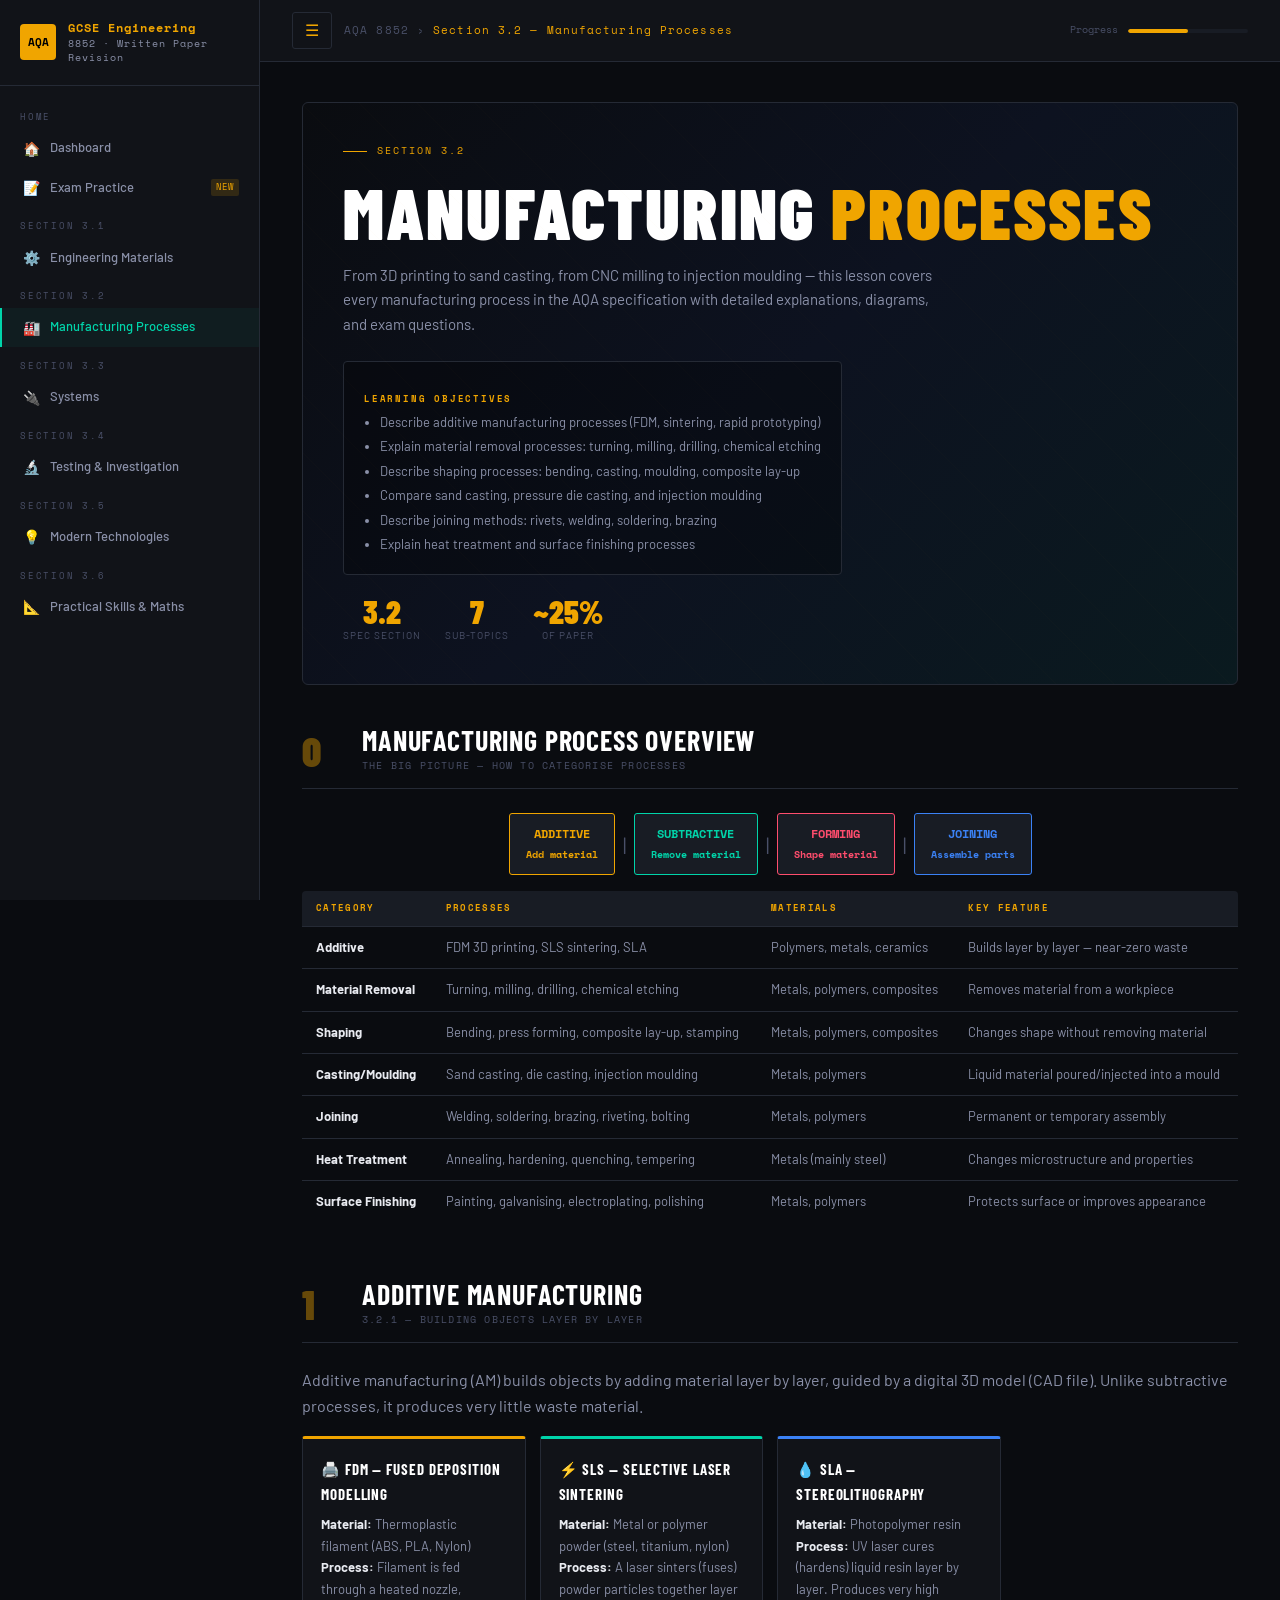
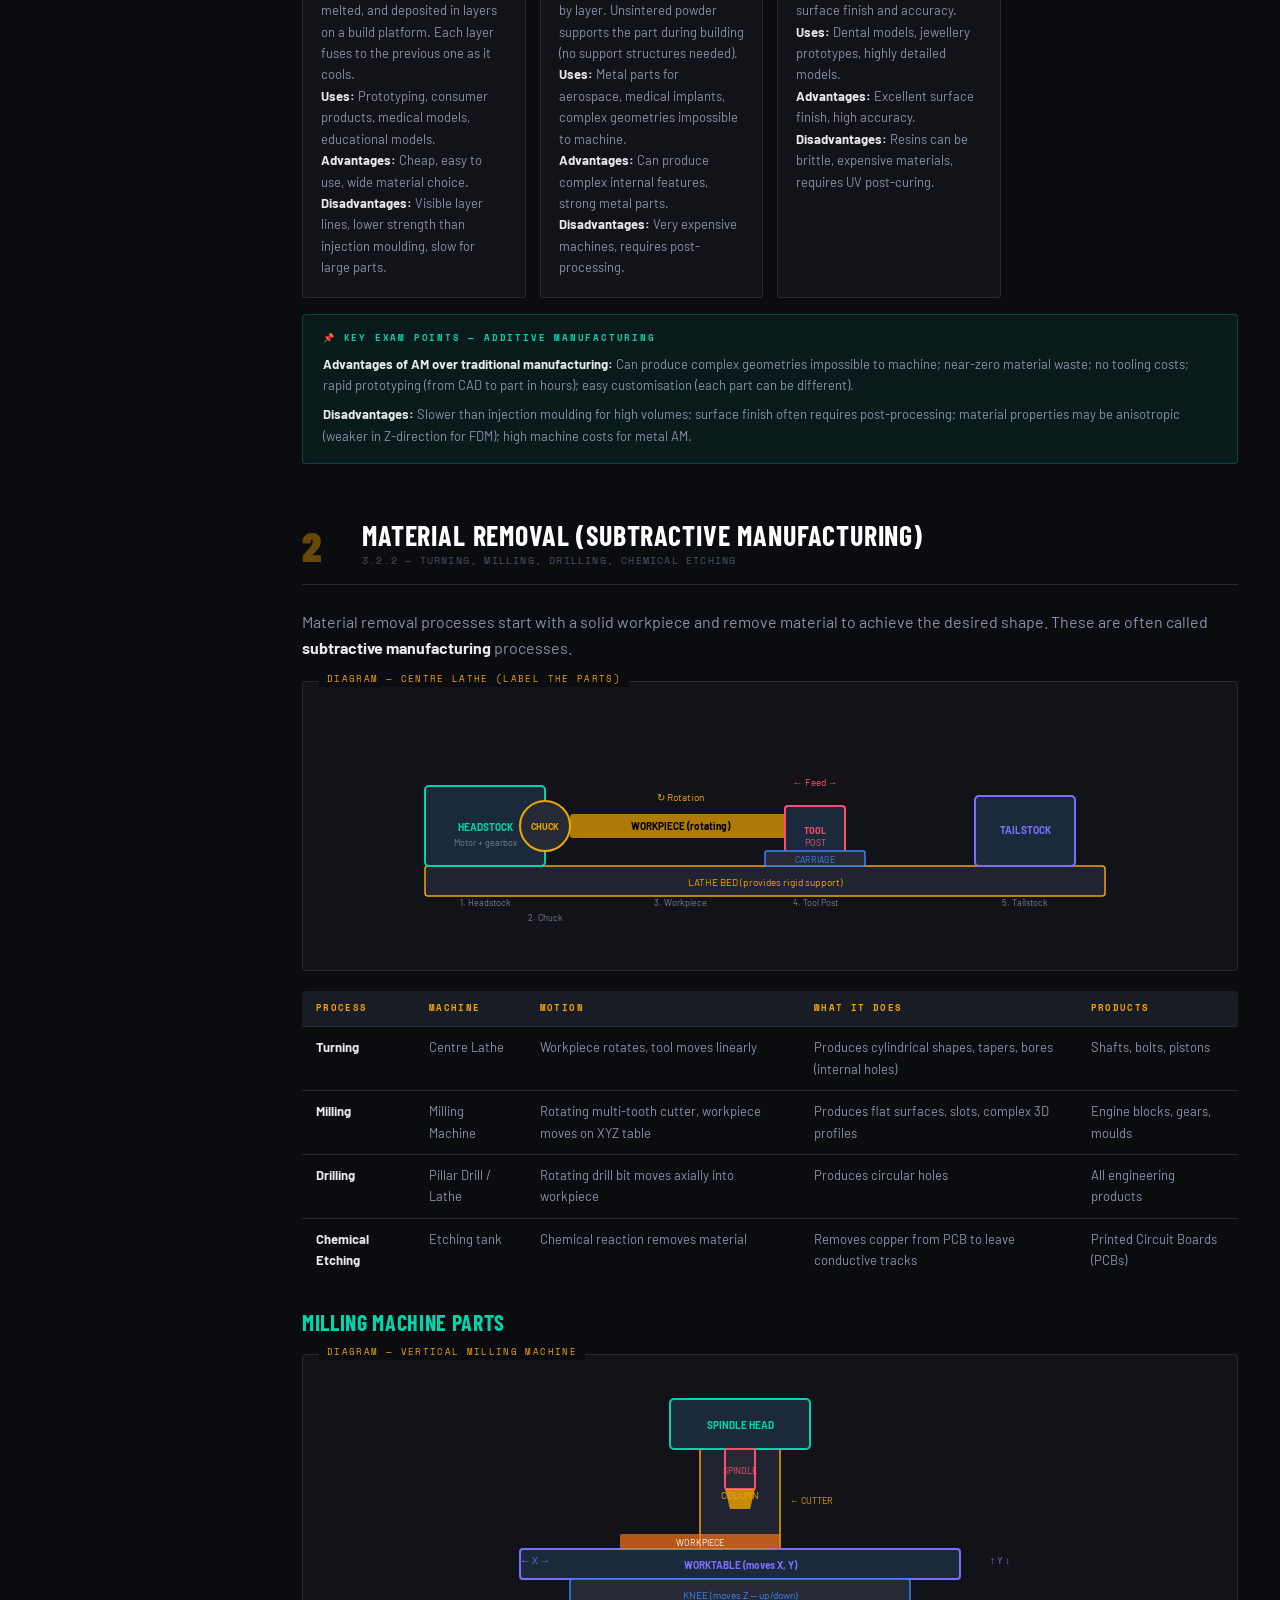
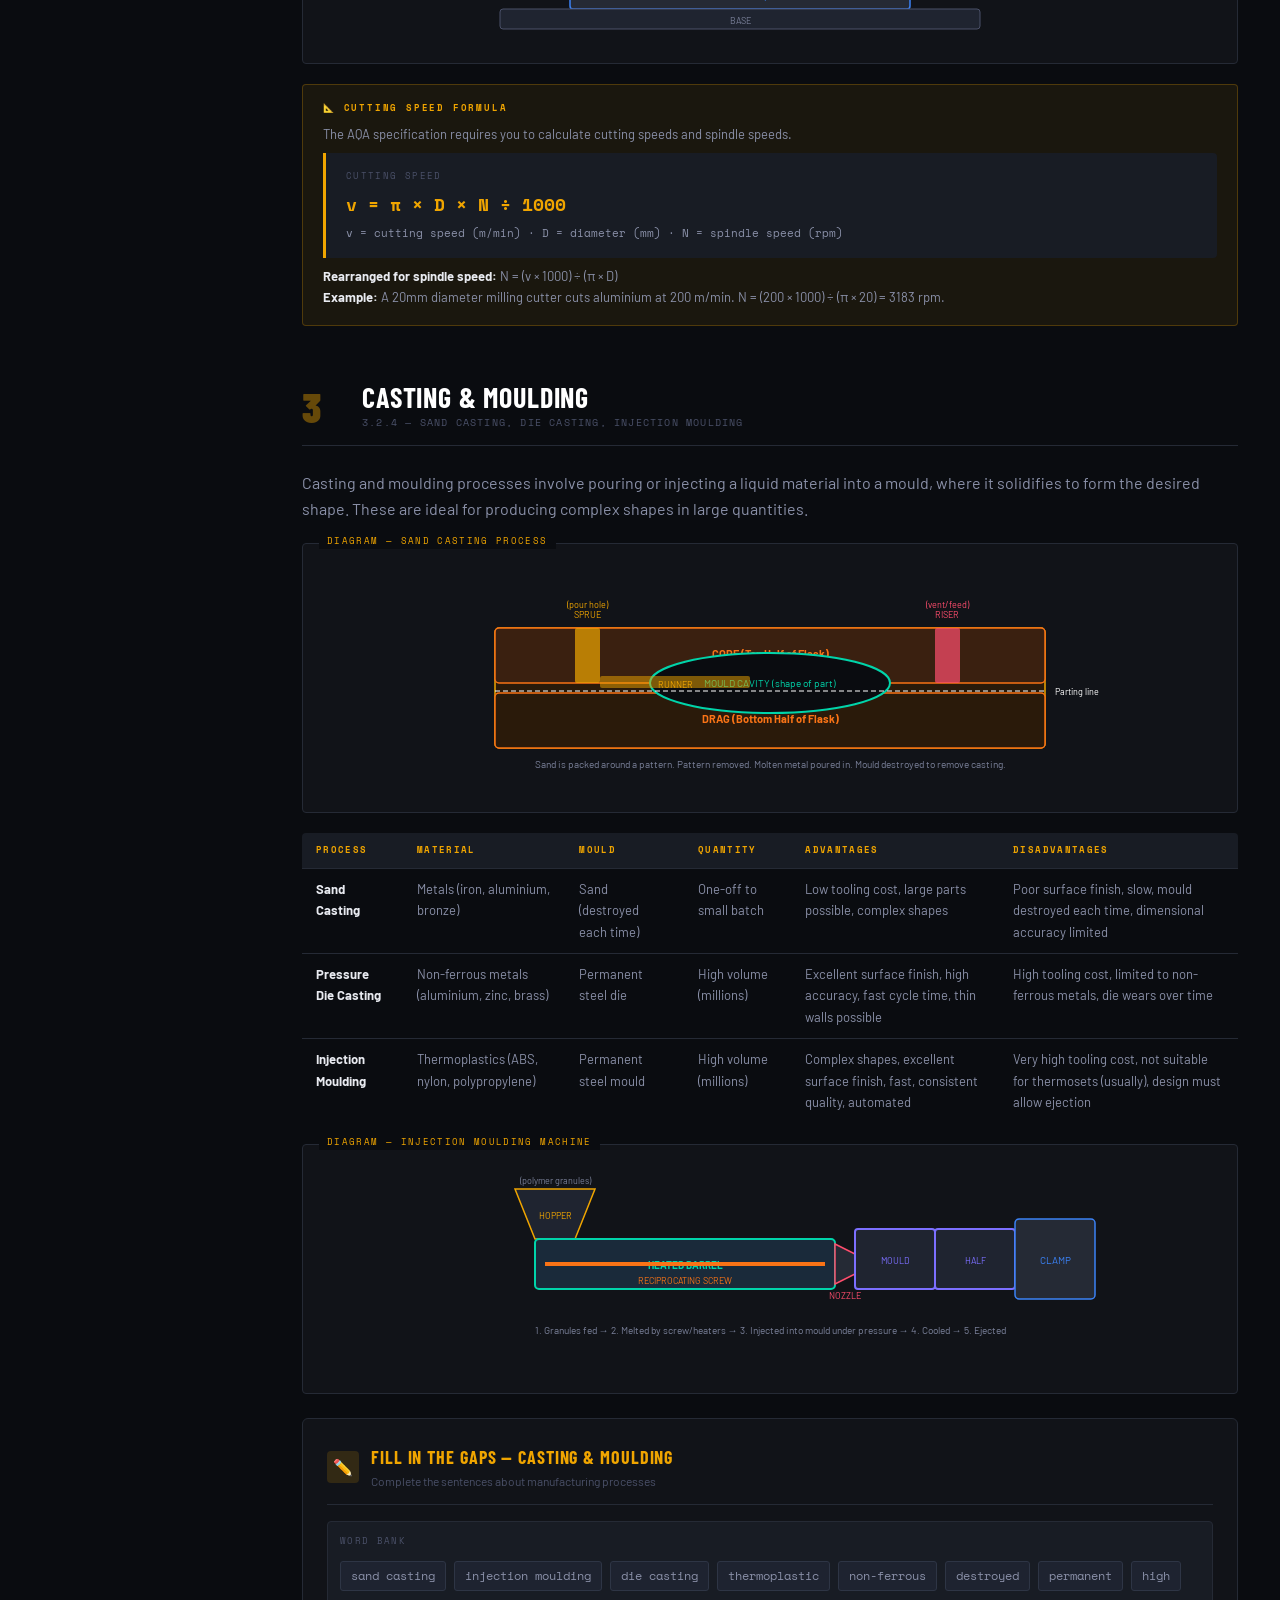
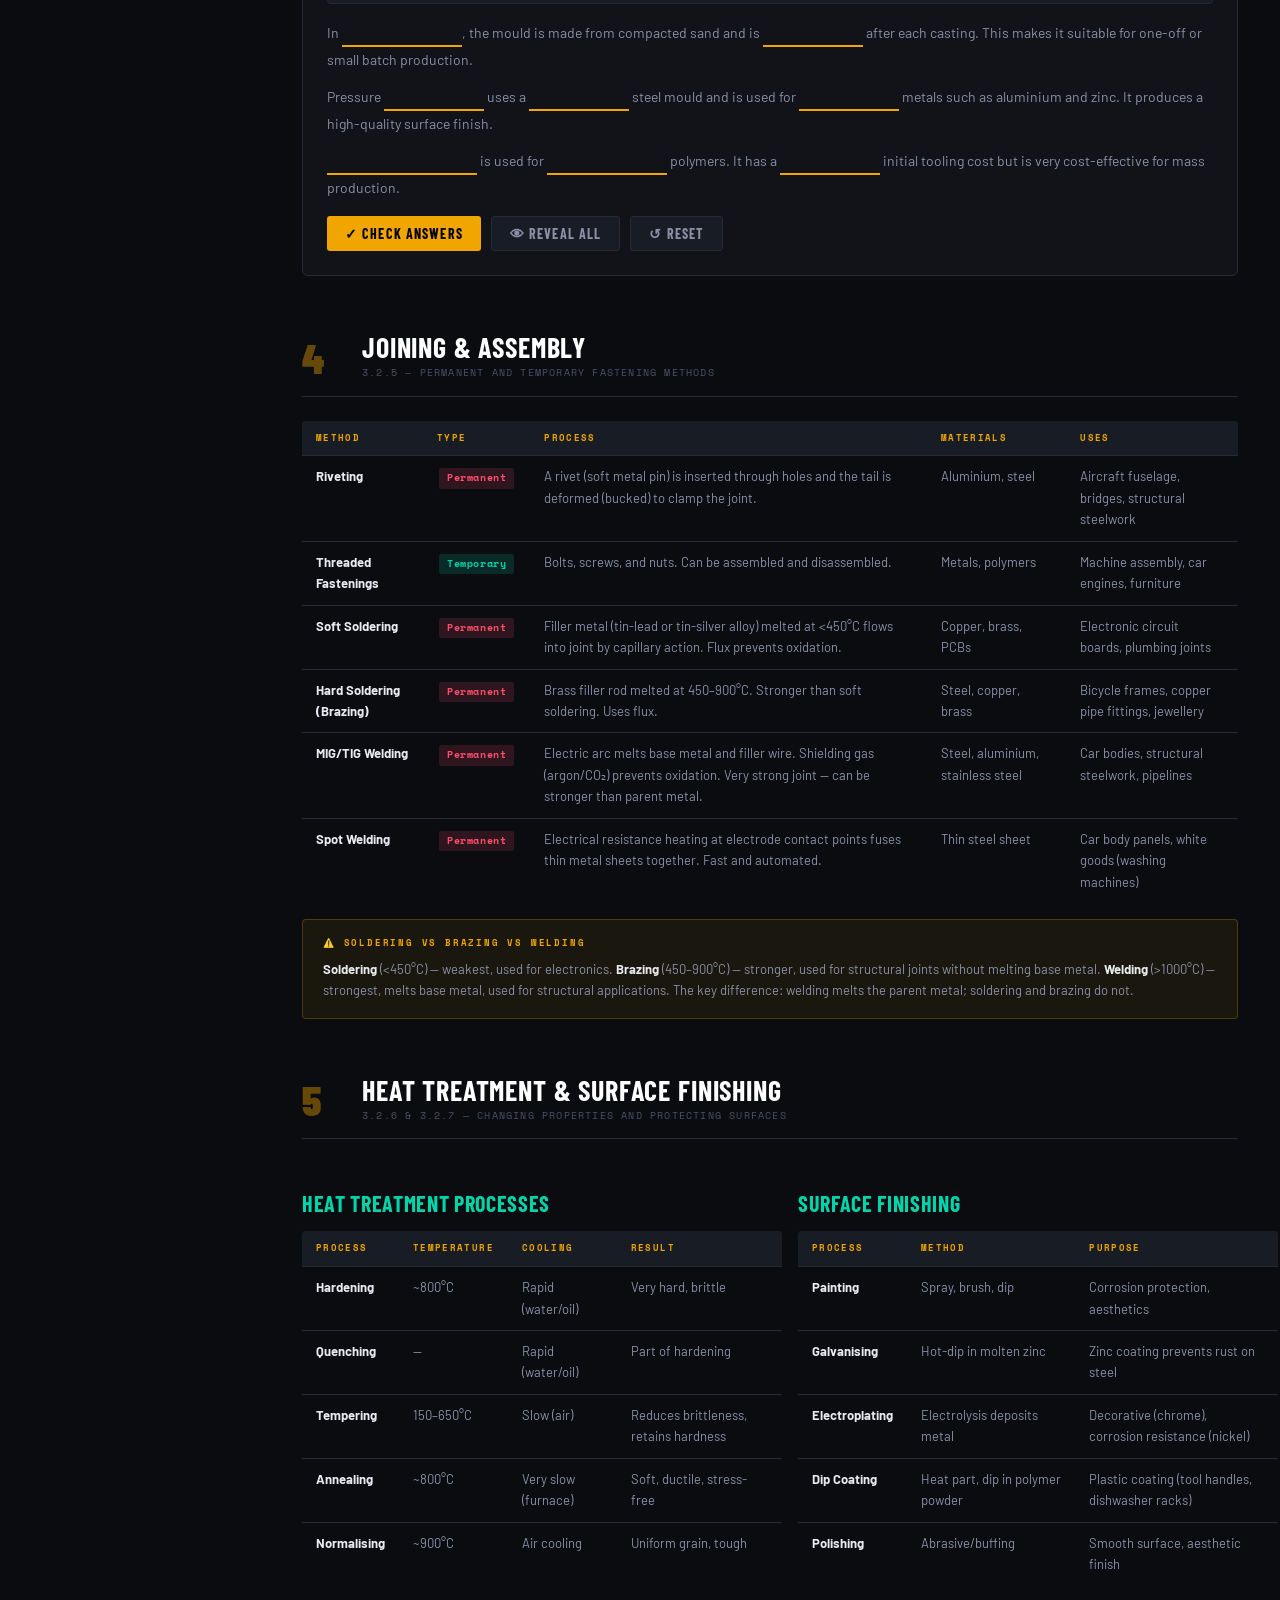
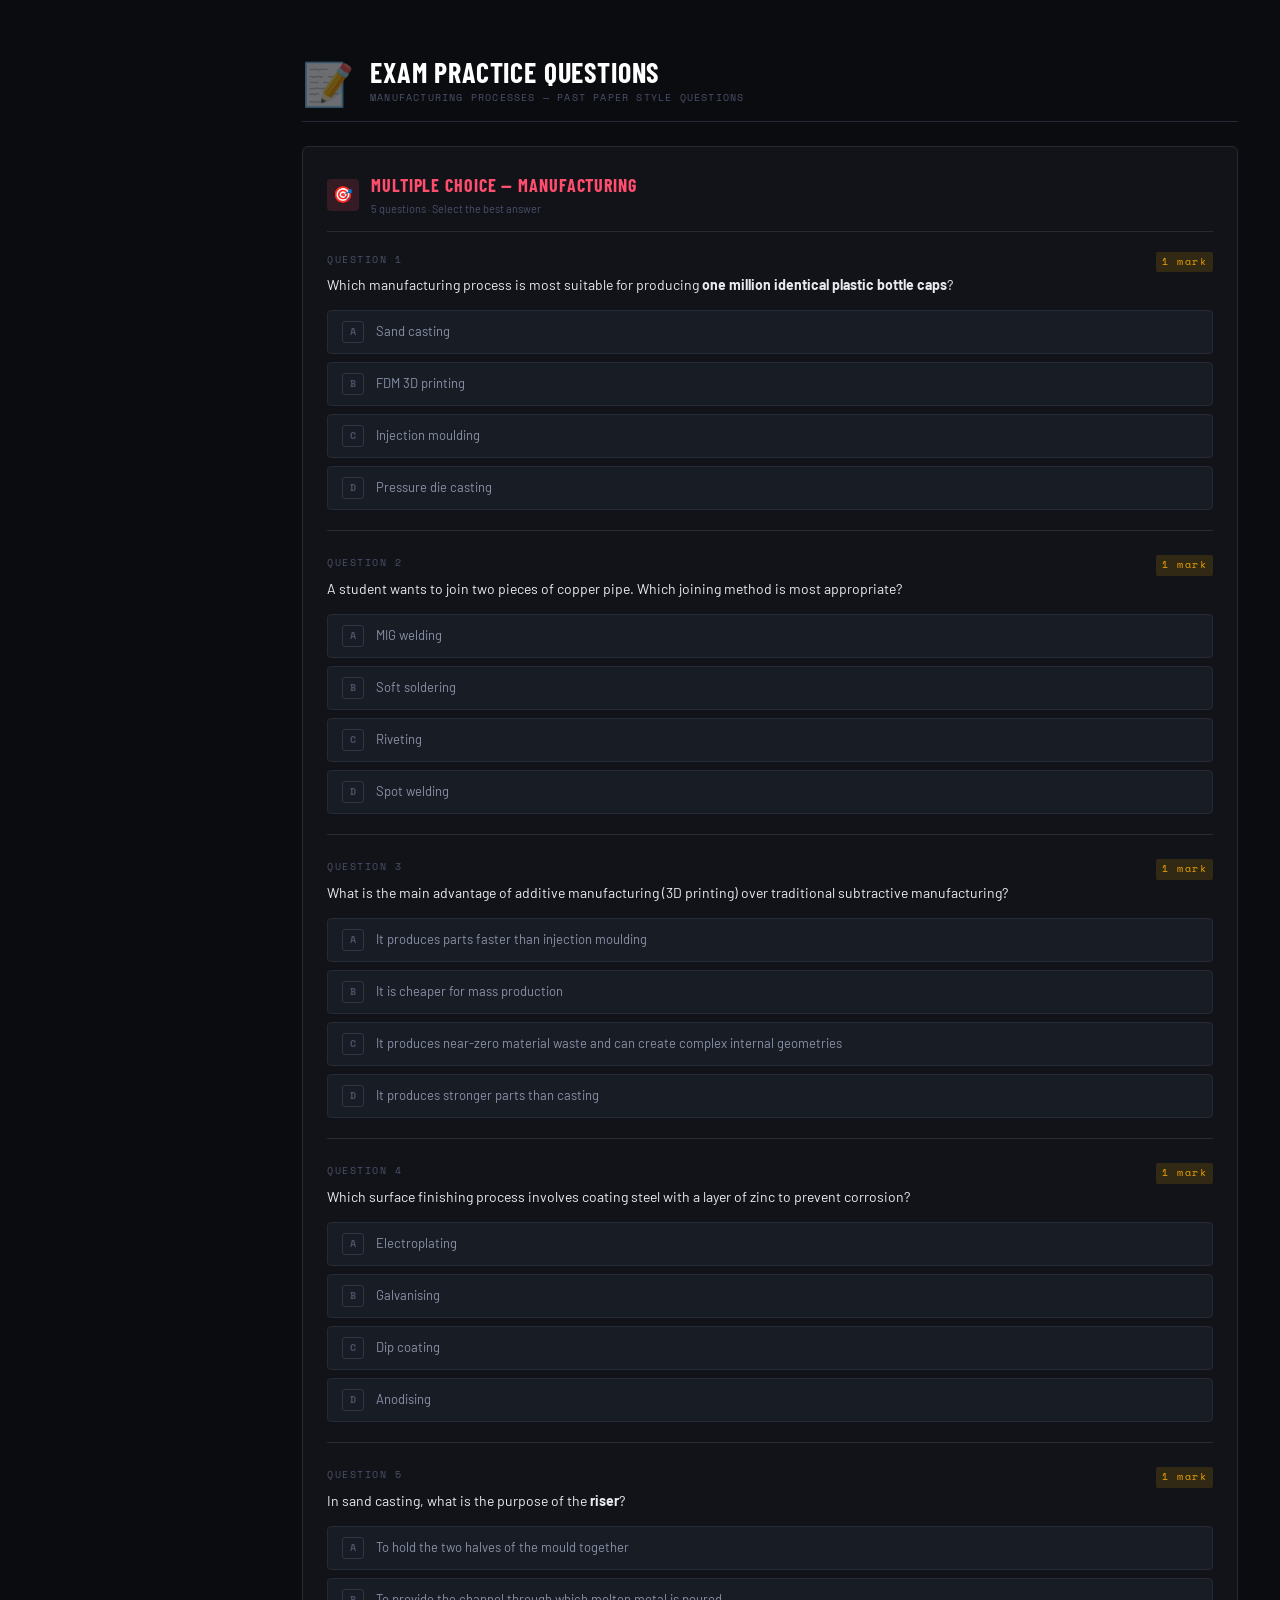
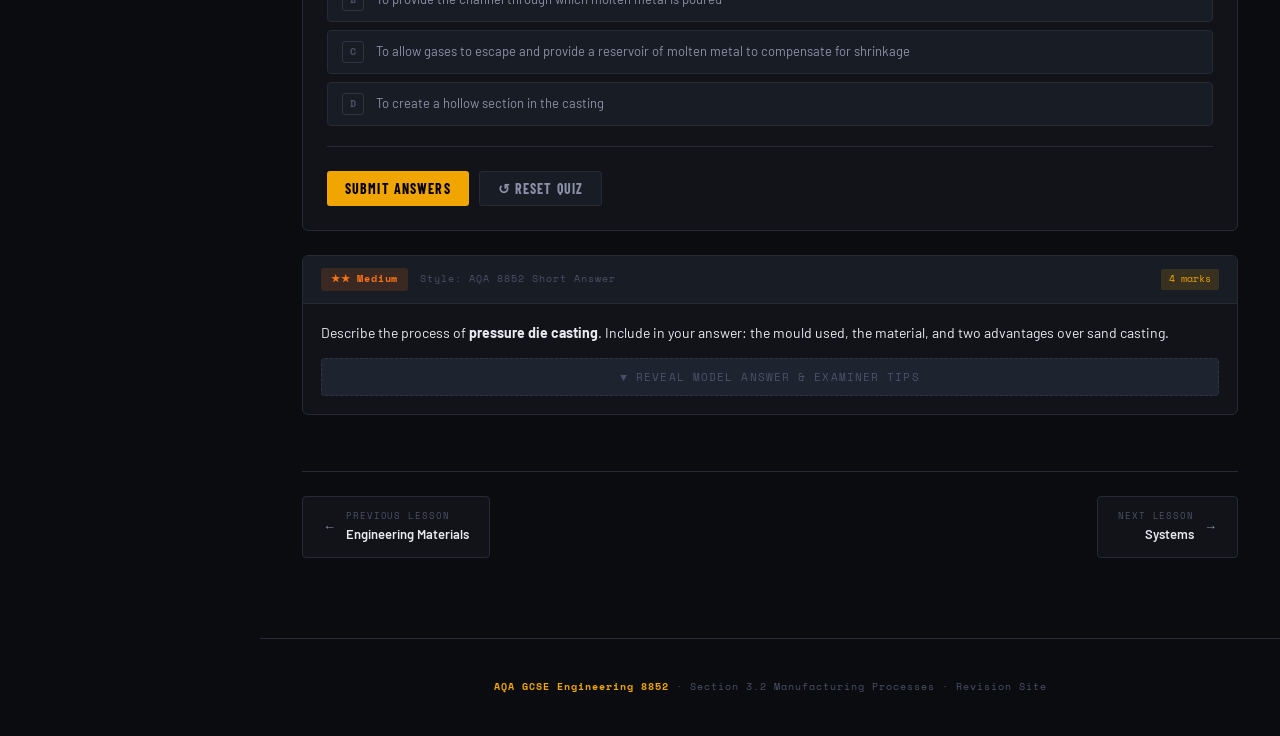
<file: lessons/2-manufacturing.html>
<!DOCTYPE html>
<html lang="en">
<head>
<meta charset="UTF-8">
<meta name="viewport" content="width=device-width, initial-scale=1.0">
<title>Manufacturing Processes — AQA GCSE Engineering 8852</title>
<link rel="preconnect" href="https://fonts.googleapis.com">
<link href="https://fonts.googleapis.com/css2?family=Space+Mono:ital,wght@0,400;0,700;1,400&family=Barlow+Condensed:wght@300;400;600;700;900&family=Barlow:wght@300;400;500;600&display=swap" rel="stylesheet">
<link rel="stylesheet" href="../css/style.css">
</head>
<body>

<button class="hamburger" onclick="toggleSidebar()">☰</button>
<div class="page-wrapper">
  <aside class="sidebar"></aside>

  <div class="main-content">
    <div class="topbar">
      <button class="hamburger" onclick="toggleSidebar()" style="display:block;position:static;margin:0;">☰</button>
      <div class="topbar-breadcrumb">AQA 8852 › <span>Section 3.2 — Manufacturing Processes</span></div>
      <div class="topbar-progress">
        <span class="topbar-progress-label">Progress</span>
        <div class="topbar-progress-bar"><div class="topbar-progress-fill" style="width:33%"></div></div>
      </div>
    </div>

    <div class="content-inner">

      <!-- HERO -->
      <div class="lesson-hero">
        <div class="lesson-hero-tag">Section 3.2</div>
        <h1>Manufacturing <span>Processes</span></h1>
        <p class="lesson-hero-desc">From 3D printing to sand casting, from CNC milling to injection moulding — this lesson covers every manufacturing process in the AQA specification with detailed explanations, diagrams, and exam questions.</p>
        <div class="lesson-hero-objectives">
          <h4>Learning Objectives</h4>
          <ul>
            <li>Describe additive manufacturing processes (FDM, sintering, rapid prototyping)</li>
            <li>Explain material removal processes: turning, milling, drilling, chemical etching</li>
            <li>Describe shaping processes: bending, casting, moulding, composite lay-up</li>
            <li>Compare sand casting, pressure die casting, and injection moulding</li>
            <li>Describe joining methods: rivets, welding, soldering, brazing</li>
            <li>Explain heat treatment and surface finishing processes</li>
          </ul>
        </div>
        <div class="lesson-hero-stats">
          <div class="lesson-stat"><div class="lesson-stat-num">3.2</div><div class="lesson-stat-label">Spec Section</div></div>
          <div class="lesson-stat"><div class="lesson-stat-num">7</div><div class="lesson-stat-label">Sub-Topics</div></div>
          <div class="lesson-stat"><div class="lesson-stat-num">~25%</div><div class="lesson-stat-label">Of Paper</div></div>
        </div>
      </div>

      <!-- OVERVIEW TABLE -->
      <div class="lesson-section">
        <div class="lesson-section-header">
          <div class="section-number">0</div>
          <div class="section-title-block">
            <h2>Manufacturing Process Overview</h2>
            <small>The big picture — how to categorise processes</small>
          </div>
        </div>
        <div class="flow-diagram">
          <div class="flow-box">ADDITIVE<br><small>Add material</small></div>
          <div class="flow-arrow">|</div>
          <div class="flow-box green">SUBTRACTIVE<br><small>Remove material</small></div>
          <div class="flow-arrow">|</div>
          <div class="flow-box red">FORMING<br><small>Shape material</small></div>
          <div class="flow-arrow">|</div>
          <div class="flow-box blue">JOINING<br><small>Assemble parts</small></div>
        </div>
        <div class="table-wrap">
          <table>
            <thead><tr><th>Category</th><th>Processes</th><th>Materials</th><th>Key Feature</th></tr></thead>
            <tbody>
              <tr><td><strong>Additive</strong></td><td>FDM 3D printing, SLS sintering, SLA</td><td>Polymers, metals, ceramics</td><td>Builds layer by layer — near-zero waste</td></tr>
              <tr><td><strong>Material Removal</strong></td><td>Turning, milling, drilling, chemical etching</td><td>Metals, polymers, composites</td><td>Removes material from a workpiece</td></tr>
              <tr><td><strong>Shaping</strong></td><td>Bending, press forming, composite lay-up, stamping</td><td>Metals, polymers, composites</td><td>Changes shape without removing material</td></tr>
              <tr><td><strong>Casting/Moulding</strong></td><td>Sand casting, die casting, injection moulding</td><td>Metals, polymers</td><td>Liquid material poured/injected into a mould</td></tr>
              <tr><td><strong>Joining</strong></td><td>Welding, soldering, brazing, riveting, bolting</td><td>Metals, polymers</td><td>Permanent or temporary assembly</td></tr>
              <tr><td><strong>Heat Treatment</strong></td><td>Annealing, hardening, quenching, tempering</td><td>Metals (mainly steel)</td><td>Changes microstructure and properties</td></tr>
              <tr><td><strong>Surface Finishing</strong></td><td>Painting, galvanising, electroplating, polishing</td><td>Metals, polymers</td><td>Protects surface or improves appearance</td></tr>
            </tbody>
          </table>
        </div>
      </div>

      <!-- SECTION 1: ADDITIVE MANUFACTURING -->
      <div class="lesson-section" id="additive">
        <div class="lesson-section-header">
          <div class="section-number">1</div>
          <div class="section-title-block">
            <h2>Additive Manufacturing</h2>
            <small>3.2.1 — Building objects layer by layer</small>
          </div>
        </div>

        <p>Additive manufacturing (AM) builds objects by adding material layer by layer, guided by a digital 3D model (CAD file). Unlike subtractive processes, it produces very little waste material.</p>

        <div class="card-grid">
          <div class="card">
            <div class="card-title">🖨️ FDM — Fused Deposition Modelling</div>
            <p><strong>Material:</strong> Thermoplastic filament (ABS, PLA, Nylon)</p>
            <p><strong>Process:</strong> Filament is fed through a heated nozzle, melted, and deposited in layers on a build platform. Each layer fuses to the previous one as it cools.</p>
            <p><strong>Uses:</strong> Prototyping, consumer products, medical models, educational models.</p>
            <p><strong>Advantages:</strong> Cheap, easy to use, wide material choice.</p>
            <p><strong>Disadvantages:</strong> Visible layer lines, lower strength than injection moulding, slow for large parts.</p>
          </div>
          <div class="card green">
            <div class="card-title">⚡ SLS — Selective Laser Sintering</div>
            <p><strong>Material:</strong> Metal or polymer powder (steel, titanium, nylon)</p>
            <p><strong>Process:</strong> A laser sinters (fuses) powder particles together layer by layer. Unsintered powder supports the part during building (no support structures needed).</p>
            <p><strong>Uses:</strong> Metal parts for aerospace, medical implants, complex geometries impossible to machine.</p>
            <p><strong>Advantages:</strong> Can produce complex internal features, strong metal parts.</p>
            <p><strong>Disadvantages:</strong> Very expensive machines, requires post-processing.</p>
          </div>
          <div class="card blue">
            <div class="card-title">💧 SLA — Stereolithography</div>
            <p><strong>Material:</strong> Photopolymer resin</p>
            <p><strong>Process:</strong> UV laser cures (hardens) liquid resin layer by layer. Produces very high surface finish and accuracy.</p>
            <p><strong>Uses:</strong> Dental models, jewellery prototypes, highly detailed models.</p>
            <p><strong>Advantages:</strong> Excellent surface finish, high accuracy.</p>
            <p><strong>Disadvantages:</strong> Resins can be brittle, expensive materials, requires UV post-curing.</p>
          </div>
        </div>

        <div class="highlight-box green">
          <div class="highlight-title">📌 Key Exam Points — Additive Manufacturing</div>
          <p><strong>Advantages of AM over traditional manufacturing:</strong> Can produce complex geometries impossible to machine; near-zero material waste; no tooling costs; rapid prototyping (from CAD to part in hours); easy customisation (each part can be different).</p>
          <p style="margin-top:8px;"><strong>Disadvantages:</strong> Slower than injection moulding for high volumes; surface finish often requires post-processing; material properties may be anisotropic (weaker in Z-direction for FDM); high machine costs for metal AM.</p>
        </div>
      </div>

      <!-- SECTION 2: MATERIAL REMOVAL -->
      <div class="lesson-section" id="removal">
        <div class="lesson-section-header">
          <div class="section-number">2</div>
          <div class="section-title-block">
            <h2>Material Removal (Subtractive Manufacturing)</h2>
            <small>3.2.2 — Turning, milling, drilling, chemical etching</small>
          </div>
        </div>

        <p>Material removal processes start with a solid workpiece and remove material to achieve the desired shape. These are often called <strong>subtractive manufacturing</strong> processes.</p>

        <!-- Lathe Diagram -->
        <div class="diagram-box">
          <span class="diagram-label">DIAGRAM — Centre Lathe (Label the Parts)</span>
          <svg width="100%" height="240" viewBox="0 0 750 240" style="font-family:'Barlow',sans-serif;font-size:11px;">
            <!-- Lathe bed -->
            <rect x="30" y="160" width="680" height="30" rx="3" fill="#1f2430" stroke="#f0a500" stroke-width="1.5"/>
            <text x="370" y="180" text-anchor="middle" fill="#f0a500" font-size="10">LATHE BED (provides rigid support)</text>
            <!-- Headstock -->
            <rect x="30" y="80" width="120" height="80" rx="4" fill="#1a2a3a" stroke="#00d4aa" stroke-width="2"/>
            <text x="90" y="125" text-anchor="middle" fill="#00d4aa" font-size="10" font-weight="bold">HEADSTOCK</text>
            <text x="90" y="140" text-anchor="middle" fill="#7a8099" font-size="9">Motor + gearbox</text>
            <!-- Chuck -->
            <circle cx="150" cy="120" r="25" fill="#252a35" stroke="#f0a500" stroke-width="2"/>
            <text x="150" y="124" text-anchor="middle" fill="#f0a500" font-size="9" font-weight="bold">CHUCK</text>
            <!-- Workpiece -->
            <rect x="175" y="108" width="220" height="24" rx="3" fill="#f0a500" opacity="0.7"/>
            <text x="285" y="124" text-anchor="middle" fill="#000" font-size="10" font-weight="bold">WORKPIECE (rotating)</text>
            <!-- Tailstock -->
            <rect x="580" y="90" width="100" height="70" rx="4" fill="#1a2a3a" stroke="#7c6fff" stroke-width="2"/>
            <text x="630" y="128" text-anchor="middle" fill="#7c6fff" font-size="10" font-weight="bold">TAILSTOCK</text>
            <!-- Tool post -->
            <rect x="390" y="100" width="60" height="60" rx="3" fill="#1a2a3a" stroke="#ff4d6d" stroke-width="2"/>
            <text x="420" y="128" text-anchor="middle" fill="#ff4d6d" font-size="9" font-weight="bold">TOOL</text>
            <text x="420" y="140" text-anchor="middle" fill="#ff4d6d" font-size="9">POST</text>
            <!-- Carriage -->
            <rect x="370" y="145" width="100" height="15" rx="2" fill="#252a35" stroke="#3b82f6" stroke-width="1.5"/>
            <text x="420" y="157" text-anchor="middle" fill="#3b82f6" font-size="9">CARRIAGE</text>
            <!-- Arrows for motion -->
            <text x="285" y="95" text-anchor="middle" fill="#f0a500" font-size="10">↻ Rotation</text>
            <text x="420" y="80" text-anchor="middle" fill="#ff4d6d" font-size="10">← Feed →</text>
            <!-- Labels -->
            <text x="90" y="200" text-anchor="middle" fill="#7a8099" font-size="9">1. Headstock</text>
            <text x="150" y="215" text-anchor="middle" fill="#7a8099" font-size="9">2. Chuck</text>
            <text x="285" y="200" text-anchor="middle" fill="#7a8099" font-size="9">3. Workpiece</text>
            <text x="420" y="200" text-anchor="middle" fill="#7a8099" font-size="9">4. Tool Post</text>
            <text x="630" y="200" text-anchor="middle" fill="#7a8099" font-size="9">5. Tailstock</text>
          </svg>
        </div>

        <div class="table-wrap">
          <table>
            <thead><tr><th>Process</th><th>Machine</th><th>Motion</th><th>What it does</th><th>Products</th></tr></thead>
            <tbody>
              <tr><td><strong>Turning</strong></td><td>Centre Lathe</td><td>Workpiece rotates, tool moves linearly</td><td>Produces cylindrical shapes, tapers, bores (internal holes)</td><td>Shafts, bolts, pistons</td></tr>
              <tr><td><strong>Milling</strong></td><td>Milling Machine</td><td>Rotating multi-tooth cutter, workpiece moves on XYZ table</td><td>Produces flat surfaces, slots, complex 3D profiles</td><td>Engine blocks, gears, moulds</td></tr>
              <tr><td><strong>Drilling</strong></td><td>Pillar Drill / Lathe</td><td>Rotating drill bit moves axially into workpiece</td><td>Produces circular holes</td><td>All engineering products</td></tr>
              <tr><td><strong>Chemical Etching</strong></td><td>Etching tank</td><td>Chemical reaction removes material</td><td>Removes copper from PCB to leave conductive tracks</td><td>Printed Circuit Boards (PCBs)</td></tr>
            </tbody>
          </table>
        </div>

        <h3>Milling Machine Parts</h3>
        <div class="diagram-box">
          <span class="diagram-label">DIAGRAM — Vertical Milling Machine</span>
          <svg width="100%" height="260" viewBox="0 0 700 260" style="font-family:'Barlow',sans-serif;font-size:11px;">
            <!-- Column -->
            <rect x="280" y="20" width="80" height="200" rx="4" fill="#1f2430" stroke="#f0a500" stroke-width="1.5"/>
            <text x="320" y="120" text-anchor="middle" fill="#f0a500" font-size="10">COLUMN</text>
            <!-- Spindle head -->
            <rect x="250" y="20" width="140" height="50" rx="4" fill="#1a2a3a" stroke="#00d4aa" stroke-width="2"/>
            <text x="320" y="50" text-anchor="middle" fill="#00d4aa" font-size="10" font-weight="bold">SPINDLE HEAD</text>
            <!-- Spindle -->
            <rect x="305" y="70" width="30" height="40" rx="2" fill="#252a35" stroke="#ff4d6d" stroke-width="2"/>
            <text x="320" y="95" text-anchor="middle" fill="#ff4d6d" font-size="9">SPINDLE</text>
            <!-- Cutter -->
            <polygon points="305,110 335,110 330,130 310,130" fill="#f0a500" opacity="0.8"/>
            <text x="370" y="125" fill="#f0a500" font-size="9">← CUTTER</text>
            <!-- Table -->
            <rect x="100" y="170" width="440" height="30" rx="3" fill="#1a2a3a" stroke="#7c6fff" stroke-width="2"/>
            <text x="320" y="190" text-anchor="middle" fill="#7c6fff" font-size="10" font-weight="bold">WORKTABLE (moves X, Y)</text>
            <!-- Knee -->
            <rect x="150" y="200" width="340" height="30" rx="3" fill="#252a35" stroke="#3b82f6" stroke-width="1.5"/>
            <text x="320" y="220" text-anchor="middle" fill="#3b82f6" font-size="10">KNEE (moves Z — up/down)</text>
            <!-- Base -->
            <rect x="80" y="230" width="480" height="20" rx="3" fill="#1f2430" stroke="#4a5068" stroke-width="1"/>
            <text x="320" y="245" text-anchor="middle" fill="#7a8099" font-size="9">BASE</text>
            <!-- Workpiece on table -->
            <rect x="200" y="155" width="160" height="15" rx="2" fill="#f97316" opacity="0.7"/>
            <text x="280" y="167" text-anchor="middle" fill="#fff" font-size="9">WORKPIECE</text>
            <!-- Arrows -->
            <text x="100" y="185" fill="#7c6fff" font-size="10">← X →</text>
            <text x="570" y="185" fill="#7c6fff" font-size="10">↑ Y ↓</text>
          </svg>
        </div>

        <div class="highlight-box yellow">
          <div class="highlight-title">📐 Cutting Speed Formula</div>
          <p>The AQA specification requires you to calculate cutting speeds and spindle speeds.</p>
          <div class="formula-box" style="margin:8px 0;">
            <div class="formula-name">Cutting Speed</div>
            <div class="formula-eq">v = π × D × N ÷ 1000</div>
            <div class="formula-units">v = cutting speed (m/min) · D = diameter (mm) · N = spindle speed (rpm)</div>
          </div>
          <p><strong>Rearranged for spindle speed:</strong> N = (v × 1000) ÷ (π × D)</p>
          <p><strong>Example:</strong> A 20mm diameter milling cutter cuts aluminium at 200 m/min. N = (200 × 1000) ÷ (π × 20) = 3183 rpm.</p>
        </div>
      </div>

      <!-- SECTION 3: CASTING & MOULDING -->
      <div class="lesson-section" id="casting">
        <div class="lesson-section-header">
          <div class="section-number">3</div>
          <div class="section-title-block">
            <h2>Casting & Moulding</h2>
            <small>3.2.4 — Sand casting, die casting, injection moulding</small>
          </div>
        </div>

        <p>Casting and moulding processes involve pouring or injecting a liquid material into a mould, where it solidifies to form the desired shape. These are ideal for producing complex shapes in large quantities.</p>

        <!-- Sand Casting Diagram -->
        <div class="diagram-box">
          <span class="diagram-label">DIAGRAM — Sand Casting Process</span>
          <svg width="100%" height="220" viewBox="0 0 750 220" style="font-family:'Barlow',sans-serif;font-size:11px;">
            <!-- Flask/Mould box -->
            <rect x="100" y="60" width="550" height="120" rx="4" fill="#2a1a0a" stroke="#f0a500" stroke-width="1.5"/>
            <!-- Cope (top half) -->
            <rect x="100" y="60" width="550" height="55" rx="4" fill="#3a2010" stroke="#f97316" stroke-width="1.5"/>
            <text x="375" y="90" text-anchor="middle" fill="#f97316" font-size="11" font-weight="bold">COPE (Top Half of Flask)</text>
            <!-- Drag (bottom half) -->
            <rect x="100" y="125" width="550" height="55" rx="4" fill="#2a1a0a" stroke="#f97316" stroke-width="1.5"/>
            <text x="375" y="155" text-anchor="middle" fill="#f97316" font-size="11" font-weight="bold">DRAG (Bottom Half of Flask)</text>
            <!-- Cavity -->
            <ellipse cx="375" cy="115" rx="120" ry="30" fill="#0a0c10" stroke="#00d4aa" stroke-width="2"/>
            <text x="375" y="119" text-anchor="middle" fill="#00d4aa" font-size="10">MOULD CAVITY (shape of part)</text>
            <!-- Sprue -->
            <rect x="180" y="60" width="25" height="55" rx="2" fill="#f0a500" opacity="0.7"/>
            <text x="192" y="50" text-anchor="middle" fill="#f0a500" font-size="9">SPRUE</text>
            <text x="192" y="40" text-anchor="middle" fill="#f0a500" font-size="9">(pour hole)</text>
            <!-- Riser -->
            <rect x="540" y="60" width="25" height="55" rx="2" fill="#ff4d6d" opacity="0.7"/>
            <text x="552" y="50" text-anchor="middle" fill="#ff4d6d" font-size="9">RISER</text>
            <text x="552" y="40" text-anchor="middle" fill="#ff4d6d" font-size="9">(vent/feed)</text>
            <!-- Runner -->
            <rect x="205" y="108" width="150" height="12" rx="2" fill="#f0a500" opacity="0.5"/>
            <text x="280" y="120" text-anchor="middle" fill="#f0a500" font-size="9">RUNNER</text>
            <!-- Parting line -->
            <line x1="100" y1="123" x2="650" y2="123" stroke="#fff" stroke-width="1" stroke-dasharray="5,3"/>
            <text x="660" y="127" fill="#fff" font-size="9">Parting line</text>
            <!-- Labels -->
            <text x="375" y="200" text-anchor="middle" fill="#7a8099" font-size="10">Sand is packed around a pattern. Pattern removed. Molten metal poured in. Mould destroyed to remove casting.</text>
          </svg>
        </div>

        <div class="table-wrap">
          <table>
            <thead><tr><th>Process</th><th>Material</th><th>Mould</th><th>Quantity</th><th>Advantages</th><th>Disadvantages</th></tr></thead>
            <tbody>
              <tr>
                <td><strong>Sand Casting</strong></td>
                <td>Metals (iron, aluminium, bronze)</td>
                <td>Sand (destroyed each time)</td>
                <td>One-off to small batch</td>
                <td>Low tooling cost, large parts possible, complex shapes</td>
                <td>Poor surface finish, slow, mould destroyed each time, dimensional accuracy limited</td>
              </tr>
              <tr>
                <td><strong>Pressure Die Casting</strong></td>
                <td>Non-ferrous metals (aluminium, zinc, brass)</td>
                <td>Permanent steel die</td>
                <td>High volume (millions)</td>
                <td>Excellent surface finish, high accuracy, fast cycle time, thin walls possible</td>
                <td>High tooling cost, limited to non-ferrous metals, die wears over time</td>
              </tr>
              <tr>
                <td><strong>Injection Moulding</strong></td>
                <td>Thermoplastics (ABS, nylon, polypropylene)</td>
                <td>Permanent steel mould</td>
                <td>High volume (millions)</td>
                <td>Complex shapes, excellent surface finish, fast, consistent quality, automated</td>
                <td>Very high tooling cost, not suitable for thermosets (usually), design must allow ejection</td>
              </tr>
            </tbody>
          </table>
        </div>

        <!-- Injection Moulding Diagram -->
        <div class="diagram-box">
          <span class="diagram-label">DIAGRAM — Injection Moulding Machine</span>
          <svg width="100%" height="200" viewBox="0 0 750 200" style="font-family:'Barlow',sans-serif;font-size:11px;">
            <!-- Hopper -->
            <polygon points="120,20 200,20 180,70 140,70" fill="#1f2430" stroke="#f0a500" stroke-width="1.5"/>
            <text x="160" y="50" text-anchor="middle" fill="#f0a500" font-size="9">HOPPER</text>
            <text x="160" y="15" text-anchor="middle" fill="#7a8099" font-size="9">(polymer granules)</text>
            <!-- Barrel -->
            <rect x="140" y="70" width="300" height="50" rx="4" fill="#1a2a3a" stroke="#00d4aa" stroke-width="2"/>
            <text x="290" y="100" text-anchor="middle" fill="#00d4aa" font-size="10" font-weight="bold">HEATED BARREL</text>
            <!-- Screw -->
            <line x1="150" y1="95" x2="430" y2="95" stroke="#f97316" stroke-width="4"/>
            <text x="290" y="115" text-anchor="middle" fill="#f97316" font-size="9">RECIPROCATING SCREW</text>
            <!-- Nozzle -->
            <polygon points="440,75 460,85 460,105 440,115" fill="#252a35" stroke="#ff4d6d" stroke-width="1.5"/>
            <text x="450" y="130" text-anchor="middle" fill="#ff4d6d" font-size="9">NOZZLE</text>
            <!-- Mould -->
            <rect x="460" y="60" width="80" height="60" rx="3" fill="#1f2430" stroke="#7c6fff" stroke-width="2"/>
            <rect x="540" y="60" width="80" height="60" rx="3" fill="#1f2430" stroke="#7c6fff" stroke-width="2"/>
            <text x="500" y="95" text-anchor="middle" fill="#7c6fff" font-size="9">MOULD</text>
            <text x="580" y="95" text-anchor="middle" fill="#7c6fff" font-size="9">HALF</text>
            <!-- Clamping unit -->
            <rect x="620" y="50" width="80" height="80" rx="4" fill="#252a35" stroke="#3b82f6" stroke-width="1.5"/>
            <text x="660" y="95" text-anchor="middle" fill="#3b82f6" font-size="10">CLAMP</text>
            <!-- Process steps -->
            <text x="375" y="165" text-anchor="middle" fill="#7a8099" font-size="10">1. Granules fed → 2. Melted by screw/heaters → 3. Injected into mould under pressure → 4. Cooled → 5. Ejected</text>
          </svg>
        </div>

        <!-- Fill in the Gaps - Manufacturing -->
        <div class="fitg-container">
          <div class="fitg-header">
            <div class="fitg-icon">✏️</div>
            <div>
              <div class="fitg-title">Fill in the Gaps — Casting & Moulding</div>
              <div class="fitg-subtitle">Complete the sentences about manufacturing processes</div>
            </div>
          </div>
          <div class="fitg-word-bank">
            <div class="fitg-word-bank-label">Word Bank</div>
            <span class="word-chip" data-word="sand casting">sand casting</span>
            <span class="word-chip" data-word="injection moulding">injection moulding</span>
            <span class="word-chip" data-word="die casting">die casting</span>
            <span class="word-chip" data-word="thermoplastic">thermoplastic</span>
            <span class="word-chip" data-word="non-ferrous">non-ferrous</span>
            <span class="word-chip" data-word="destroyed">destroyed</span>
            <span class="word-chip" data-word="permanent">permanent</span>
            <span class="word-chip" data-word="high">high</span>
          </div>
          <div class="fitg-text">
            <p>In <input class="fitg-input" data-answer="sand casting" style="width:120px">, the mould is made from compacted sand and is <input class="fitg-input" data-answer="destroyed" style="width:90px"> after each casting. This makes it suitable for one-off or small batch production.</p>
            <p>Pressure <input class="fitg-input" data-answer="die casting" style="width:100px"> uses a <input class="fitg-input" data-answer="permanent" style="width:100px"> steel mould and is used for <input class="fitg-input" data-answer="non-ferrous" style="width:100px"> metals such as aluminium and zinc. It produces a high-quality surface finish.</p>
            <p><input class="fitg-input" data-answer="injection moulding" style="width:150px"> is used for <input class="fitg-input" data-answer="thermoplastic" style="width:120px"> polymers. It has a <input class="fitg-input" data-answer="high" style="width:60px"> initial tooling cost but is very cost-effective for mass production.</p>
          </div>
          <div class="fitg-actions">
            <button class="btn btn-primary fitg-check-btn">✓ Check Answers</button>
            <button class="btn btn-secondary fitg-reveal-btn">👁 Reveal All</button>
            <button class="btn btn-secondary fitg-reset-btn">↺ Reset</button>
          </div>
          <div class="fitg-result"></div>
        </div>
      </div>

      <!-- SECTION 4: JOINING -->
      <div class="lesson-section" id="joining">
        <div class="lesson-section-header">
          <div class="section-number">4</div>
          <div class="section-title-block">
            <h2>Joining & Assembly</h2>
            <small>3.2.5 — Permanent and temporary fastening methods</small>
          </div>
        </div>

        <div class="table-wrap">
          <table>
            <thead><tr><th>Method</th><th>Type</th><th>Process</th><th>Materials</th><th>Uses</th></tr></thead>
            <tbody>
              <tr>
                <td><strong>Riveting</strong></td>
                <td><span class="badge badge-r">Permanent</span></td>
                <td>A rivet (soft metal pin) is inserted through holes and the tail is deformed (bucked) to clamp the joint.</td>
                <td>Aluminium, steel</td>
                <td>Aircraft fuselage, bridges, structural steelwork</td>
              </tr>
              <tr>
                <td><strong>Threaded Fastenings</strong></td>
                <td><span class="badge badge-g">Temporary</span></td>
                <td>Bolts, screws, and nuts. Can be assembled and disassembled.</td>
                <td>Metals, polymers</td>
                <td>Machine assembly, car engines, furniture</td>
              </tr>
              <tr>
                <td><strong>Soft Soldering</strong></td>
                <td><span class="badge badge-r">Permanent</span></td>
                <td>Filler metal (tin-lead or tin-silver alloy) melted at &lt;450°C flows into joint by capillary action. Flux prevents oxidation.</td>
                <td>Copper, brass, PCBs</td>
                <td>Electronic circuit boards, plumbing joints</td>
              </tr>
              <tr>
                <td><strong>Hard Soldering (Brazing)</strong></td>
                <td><span class="badge badge-r">Permanent</span></td>
                <td>Brass filler rod melted at 450–900°C. Stronger than soft soldering. Uses flux.</td>
                <td>Steel, copper, brass</td>
                <td>Bicycle frames, copper pipe fittings, jewellery</td>
              </tr>
              <tr>
                <td><strong>MIG/TIG Welding</strong></td>
                <td><span class="badge badge-r">Permanent</span></td>
                <td>Electric arc melts base metal and filler wire. Shielding gas (argon/CO₂) prevents oxidation. Very strong joint — can be stronger than parent metal.</td>
                <td>Steel, aluminium, stainless steel</td>
                <td>Car bodies, structural steelwork, pipelines</td>
              </tr>
              <tr>
                <td><strong>Spot Welding</strong></td>
                <td><span class="badge badge-r">Permanent</span></td>
                <td>Electrical resistance heating at electrode contact points fuses thin metal sheets together. Fast and automated.</td>
                <td>Thin steel sheet</td>
                <td>Car body panels, white goods (washing machines)</td>
              </tr>
            </tbody>
          </table>
        </div>

        <div class="highlight-box yellow">
          <div class="highlight-title">⚠️ Soldering vs Brazing vs Welding</div>
          <p><strong>Soldering</strong> (&lt;450°C) — weakest, used for electronics. <strong>Brazing</strong> (450–900°C) — stronger, used for structural joints without melting base metal. <strong>Welding</strong> (&gt;1000°C) — strongest, melts base metal, used for structural applications. The key difference: welding melts the parent metal; soldering and brazing do not.</p>
        </div>
      </div>

      <!-- SECTION 5: HEAT TREATMENT & FINISHING -->
      <div class="lesson-section" id="finishing">
        <div class="lesson-section-header">
          <div class="section-number">5</div>
          <div class="section-title-block">
            <h2>Heat Treatment & Surface Finishing</h2>
            <small>3.2.6 & 3.2.7 — Changing properties and protecting surfaces</small>
          </div>
        </div>

        <div class="two-col">
          <div>
            <h3>Heat Treatment Processes</h3>
            <div class="table-wrap">
              <table>
                <thead><tr><th>Process</th><th>Temperature</th><th>Cooling</th><th>Result</th></tr></thead>
                <tbody>
                  <tr><td><strong>Hardening</strong></td><td>~800°C</td><td>Rapid (water/oil)</td><td>Very hard, brittle</td></tr>
                  <tr><td><strong>Quenching</strong></td><td>—</td><td>Rapid (water/oil)</td><td>Part of hardening</td></tr>
                  <tr><td><strong>Tempering</strong></td><td>150–650°C</td><td>Slow (air)</td><td>Reduces brittleness, retains hardness</td></tr>
                  <tr><td><strong>Annealing</strong></td><td>~800°C</td><td>Very slow (furnace)</td><td>Soft, ductile, stress-free</td></tr>
                  <tr><td><strong>Normalising</strong></td><td>~900°C</td><td>Air cooling</td><td>Uniform grain, tough</td></tr>
                </tbody>
              </table>
            </div>
          </div>
          <div>
            <h3>Surface Finishing</h3>
            <div class="table-wrap">
              <table>
                <thead><tr><th>Process</th><th>Method</th><th>Purpose</th></tr></thead>
                <tbody>
                  <tr><td><strong>Painting</strong></td><td>Spray, brush, dip</td><td>Corrosion protection, aesthetics</td></tr>
                  <tr><td><strong>Galvanising</strong></td><td>Hot-dip in molten zinc</td><td>Zinc coating prevents rust on steel</td></tr>
                  <tr><td><strong>Electroplating</strong></td><td>Electrolysis deposits metal</td><td>Decorative (chrome), corrosion resistance (nickel)</td></tr>
                  <tr><td><strong>Dip Coating</strong></td><td>Heat part, dip in polymer powder</td><td>Plastic coating (tool handles, dishwasher racks)</td></tr>
                  <tr><td><strong>Polishing</strong></td><td>Abrasive/buffing</td><td>Smooth surface, aesthetic finish</td></tr>
                </tbody>
              </table>
            </div>
          </div>
        </div>
      </div>

      <!-- EXAM PRACTICE -->
      <div class="lesson-section">
        <div class="lesson-section-header">
          <div class="section-number">📝</div>
          <div class="section-title-block">
            <h2>Exam Practice Questions</h2>
            <small>Manufacturing Processes — Past paper style questions</small>
          </div>
        </div>

        <div class="quiz-container">
          <div class="quiz-header">
            <div class="quiz-icon">🎯</div>
            <div>
              <div class="quiz-title">Multiple Choice — Manufacturing</div>
              <div class="quiz-meta">5 questions · Select the best answer</div>
            </div>
          </div>

          <div class="quiz-question-block">
            <div class="quiz-q-number">QUESTION 1 <span class="quiz-q-marks">1 mark</span></div>
            <div class="quiz-q-text">Which manufacturing process is most suitable for producing <strong>one million identical plastic bottle caps</strong>?</div>
            <div class="quiz-options">
              <div class="quiz-option" data-correct="false"><span class="quiz-option-letter">A</span> Sand casting</div>
              <div class="quiz-option" data-correct="false"><span class="quiz-option-letter">B</span> FDM 3D printing</div>
              <div class="quiz-option" data-correct="true"><span class="quiz-option-letter">C</span> Injection moulding</div>
              <div class="quiz-option" data-correct="false"><span class="quiz-option-letter">D</span> Pressure die casting</div>
            </div>
            <div class="quiz-feedback">
              <div>✓ Correct! Injection moulding is ideal for high-volume thermoplastic parts. Once the mould is made, each part costs very little to produce.</div>
              <div class="examiner-tip">💡 Examiner tip: Die casting is for metals, not plastics. Sand casting is for one-off/small batch. 3D printing is too slow for millions of parts.</div>
            </div>
          </div>

          <div class="quiz-question-block">
            <div class="quiz-q-number">QUESTION 2 <span class="quiz-q-marks">1 mark</span></div>
            <div class="quiz-q-text">A student wants to join two pieces of copper pipe. Which joining method is most appropriate?</div>
            <div class="quiz-options">
              <div class="quiz-option" data-correct="false"><span class="quiz-option-letter">A</span> MIG welding</div>
              <div class="quiz-option" data-correct="true"><span class="quiz-option-letter">B</span> Soft soldering</div>
              <div class="quiz-option" data-correct="false"><span class="quiz-option-letter">C</span> Riveting</div>
              <div class="quiz-option" data-correct="false"><span class="quiz-option-letter">D</span> Spot welding</div>
            </div>
            <div class="quiz-feedback">
              <div>✓ Correct! Soft soldering is the standard method for joining copper water pipes. It uses a tin-based solder at low temperature.</div>
              <div class="examiner-tip">💡 Examiner tip: Welding copper is difficult and unnecessary for pipes. Riveting is for sheet metal. Spot welding is for thin steel sheets.</div>
            </div>
          </div>

          <div class="quiz-question-block">
            <div class="quiz-q-number">QUESTION 3 <span class="quiz-q-marks">1 mark</span></div>
            <div class="quiz-q-text">What is the main advantage of additive manufacturing (3D printing) over traditional subtractive manufacturing?</div>
            <div class="quiz-options">
              <div class="quiz-option" data-correct="false"><span class="quiz-option-letter">A</span> It produces parts faster than injection moulding</div>
              <div class="quiz-option" data-correct="false"><span class="quiz-option-letter">B</span> It is cheaper for mass production</div>
              <div class="quiz-option" data-correct="true"><span class="quiz-option-letter">C</span> It produces near-zero material waste and can create complex internal geometries</div>
              <div class="quiz-option" data-correct="false"><span class="quiz-option-letter">D</span> It produces stronger parts than casting</div>
            </div>
            <div class="quiz-feedback">
              <div>✓ Correct! AM produces near-zero waste (only builds what is needed) and can create internal features (hollow structures, lattices) impossible to machine.</div>
              <div class="examiner-tip">💡 Examiner tip: AM is NOT faster than injection moulding for high volumes. Its advantages are: no tooling cost, complex geometries, customisation, and low waste.</div>
            </div>
          </div>

          <div class="quiz-question-block">
            <div class="quiz-q-number">QUESTION 4 <span class="quiz-q-marks">1 mark</span></div>
            <div class="quiz-q-text">Which surface finishing process involves coating steel with a layer of zinc to prevent corrosion?</div>
            <div class="quiz-options">
              <div class="quiz-option" data-correct="false"><span class="quiz-option-letter">A</span> Electroplating</div>
              <div class="quiz-option" data-correct="true"><span class="quiz-option-letter">B</span> Galvanising</div>
              <div class="quiz-option" data-correct="false"><span class="quiz-option-letter">C</span> Dip coating</div>
              <div class="quiz-option" data-correct="false"><span class="quiz-option-letter">D</span> Anodising</div>
            </div>
            <div class="quiz-feedback">
              <div>✓ Correct! Galvanising involves dipping steel into molten zinc. The zinc coating provides sacrificial protection — it corrodes before the steel does.</div>
              <div class="examiner-tip">💡 Examiner tip: Galvanising = zinc on steel. Electroplating = any metal deposited by electrolysis. Dip coating = plastic powder on metal.</div>
            </div>
          </div>

          <div class="quiz-question-block">
            <div class="quiz-q-number">QUESTION 5 <span class="quiz-q-marks">1 mark</span></div>
            <div class="quiz-q-text">In sand casting, what is the purpose of the <strong>riser</strong>?</div>
            <div class="quiz-options">
              <div class="quiz-option" data-correct="false"><span class="quiz-option-letter">A</span> To hold the two halves of the mould together</div>
              <div class="quiz-option" data-correct="false"><span class="quiz-option-letter">B</span> To provide the channel through which molten metal is poured</div>
              <div class="quiz-option" data-correct="true"><span class="quiz-option-letter">C</span> To allow gases to escape and provide a reservoir of molten metal to compensate for shrinkage</div>
              <div class="quiz-option" data-correct="false"><span class="quiz-option-letter">D</span> To create a hollow section in the casting</div>
            </div>
            <div class="quiz-feedback">
              <div>✓ Correct! The riser serves two purposes: it allows trapped gases to escape, and it provides a reservoir of molten metal to feed the casting as it shrinks during solidification.</div>
              <div class="examiner-tip">💡 Examiner tip: The SPRUE is the pour hole. The RUNNER connects the sprue to the cavity. The RISER is the vent/feed reservoir. The CORE creates hollow sections.</div>
            </div>
          </div>

          <div class="quiz-actions">
            <button class="btn btn-primary quiz-submit-btn">Submit Answers</button>
            <button class="btn btn-secondary quiz-reset-btn">↺ Reset Quiz</button>
          </div>
          <div class="quiz-score-display">
            <div class="quiz-score-num">0/5</div>
            <div class="quiz-score-label">Complete the quiz to see your score</div>
          </div>
        </div>

        <!-- Past paper questions -->
        <div class="past-paper-q">
          <div class="ppq-header">
            <span class="difficulty medium">★★ Medium</span>
            <span class="ppq-source">Style: AQA 8852 Short Answer</span>
            <span class="ppq-marks">4 marks</span>
          </div>
          <div class="ppq-body">
            <div class="ppq-question">Describe the process of <strong>pressure die casting</strong>. Include in your answer: the mould used, the material, and two advantages over sand casting.</div>
            <button class="ppq-reveal-btn">▼ REVEAL MODEL ANSWER & EXAMINER TIPS</button>
            <div class="ppq-model-answer">
              <div class="ppq-model-answer-title">Model Answer (4 marks)</div>
              <div class="ppq-model-answer-text">
                Pressure die casting uses a <strong>permanent steel die/mould</strong> (1) into which molten <strong>non-ferrous metal</strong> (e.g., aluminium or zinc) is injected under <strong>high pressure</strong> (1).<br><br>
                <strong>Two advantages over sand casting (1 mark each):</strong><br>
                • Much better surface finish — parts may not need machining (1)<br>
                • Higher dimensional accuracy / tighter tolerances (1)<br>
                • Faster production rate / suitable for mass production (1)<br>
                • Permanent mould can be used thousands of times (1)
              </div>
              <div class="ppq-examiner-tip">💡 Examiner tip: Always state the material type (non-ferrous) and the mould type (permanent steel die) for full marks. For advantages, compare specifically to sand casting.</div>
            </div>
          </div>
        </div>

      </div>

      <!-- Lesson Navigation -->
      <div class="lesson-nav">
        <a href="1-materials.html" class="lesson-nav-btn">
          <span>←</span>
          <div>
            <span class="nav-label">Previous Lesson</span>
            <span class="nav-title">Engineering Materials</span>
          </div>
        </a>
        <a href="3-systems.html" class="lesson-nav-btn">
          <div style="text-align:right">
            <span class="nav-label">Next Lesson</span>
            <span class="nav-title">Systems</span>
          </div>
          <span>→</span>
        </a>
      </div>

    </div>
    <footer><strong>AQA GCSE Engineering 8852</strong> · Section 3.2 Manufacturing Processes · Revision Site</footer>
  </div>
</div>

<script src="../js/nav.js"></script>
<script src="../js/main.js"></script>
</body>
</html>
</file>
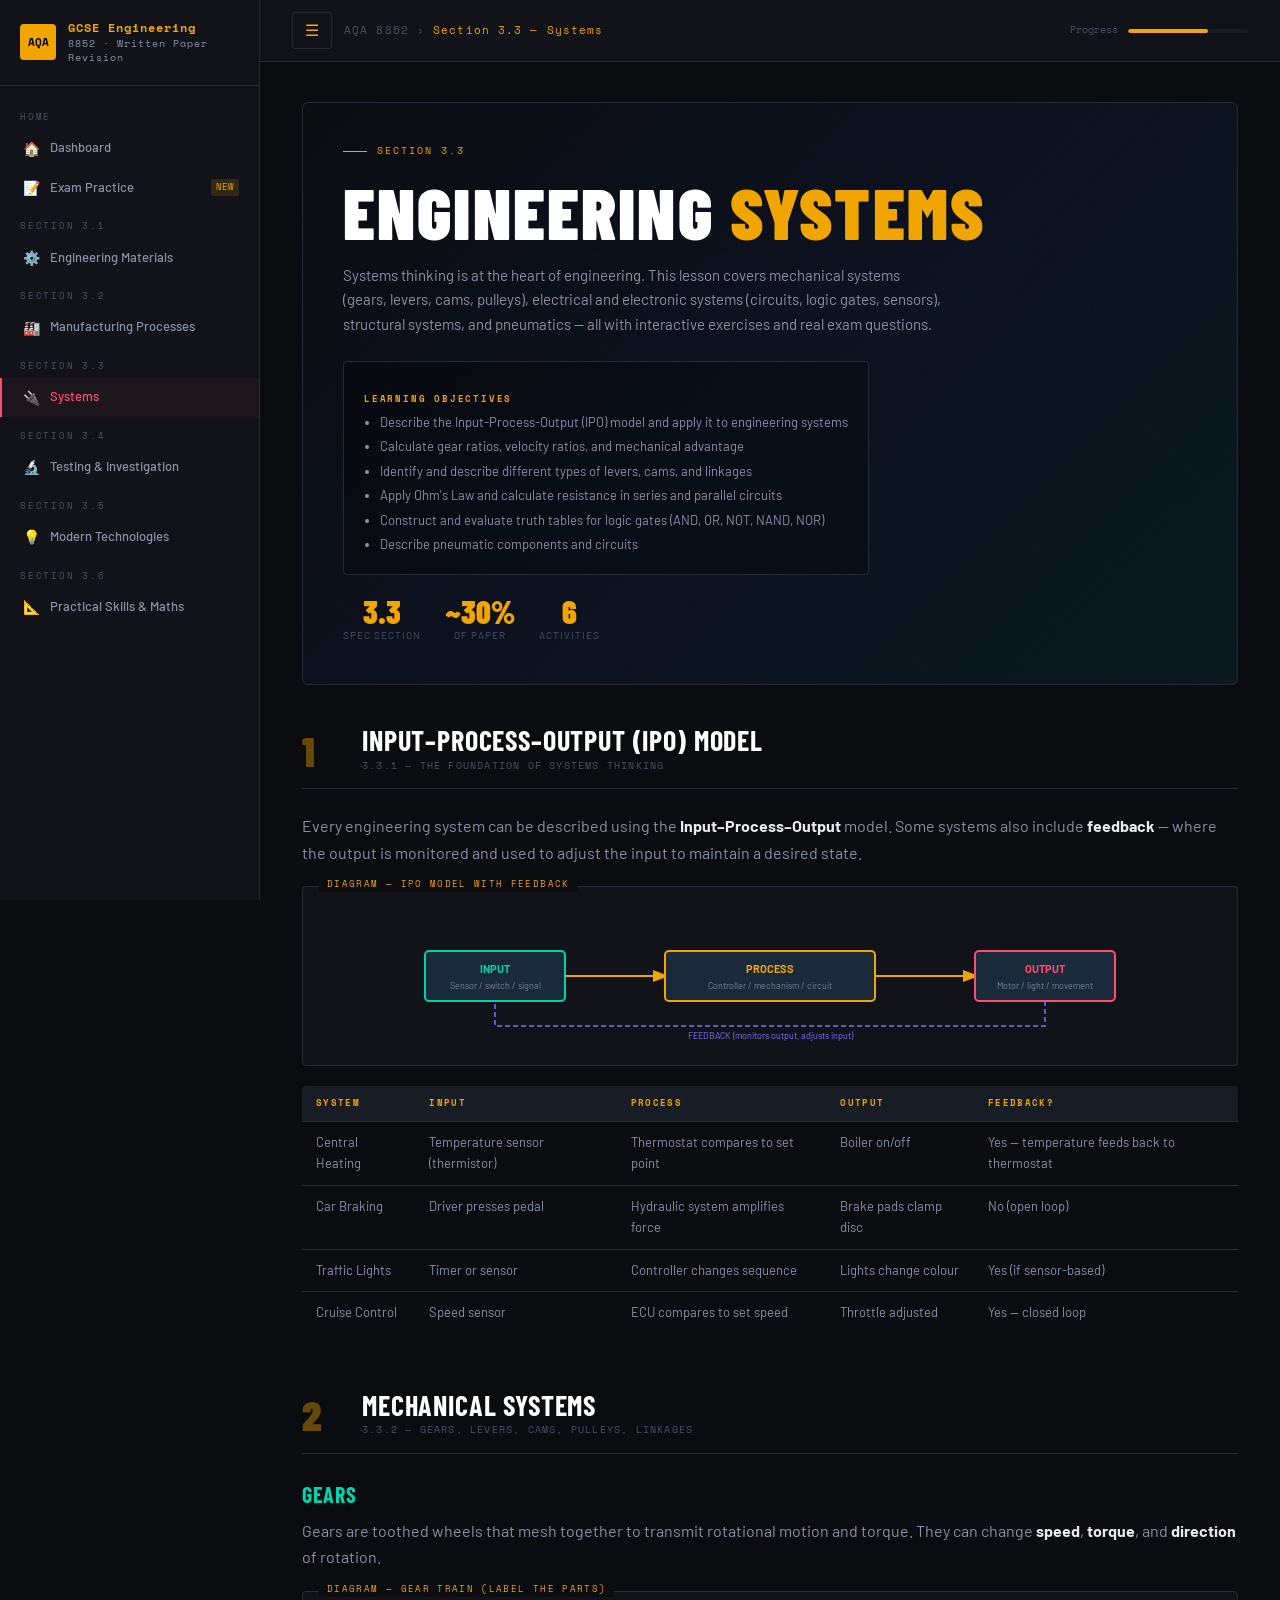
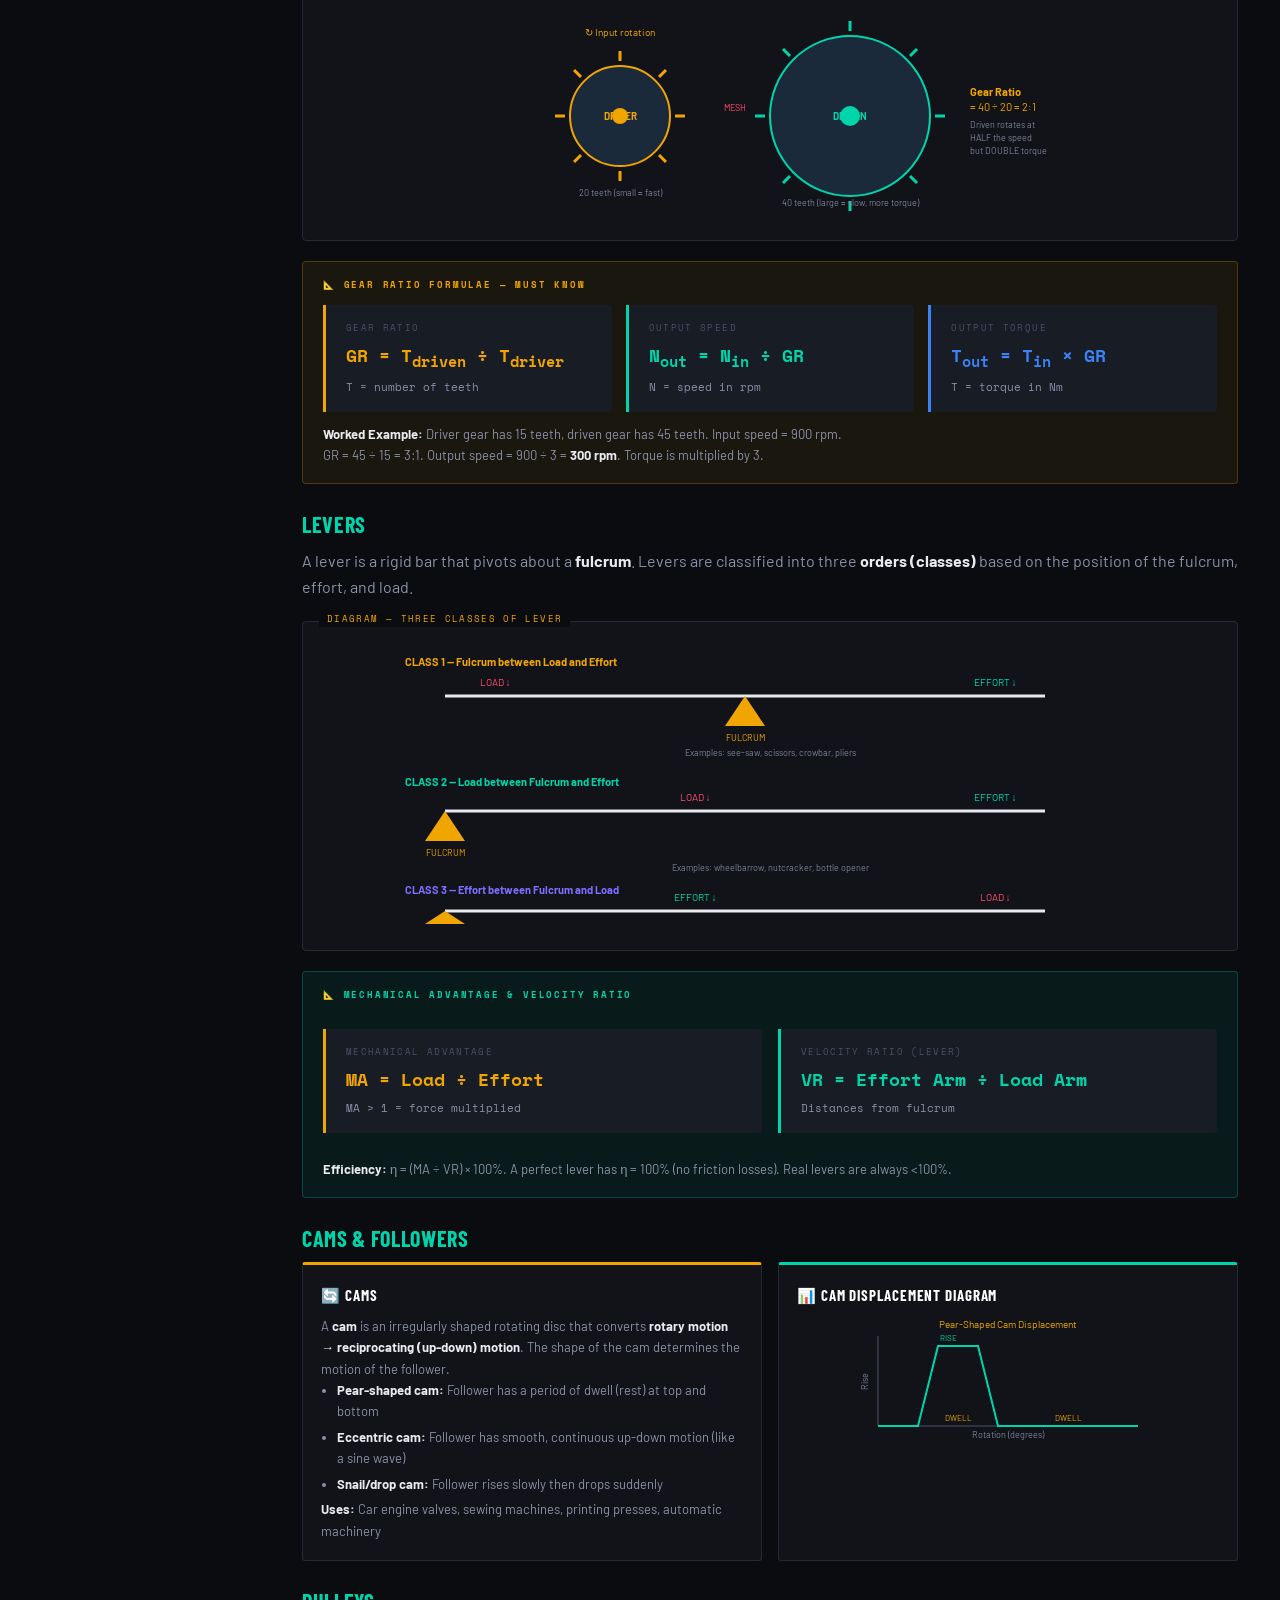
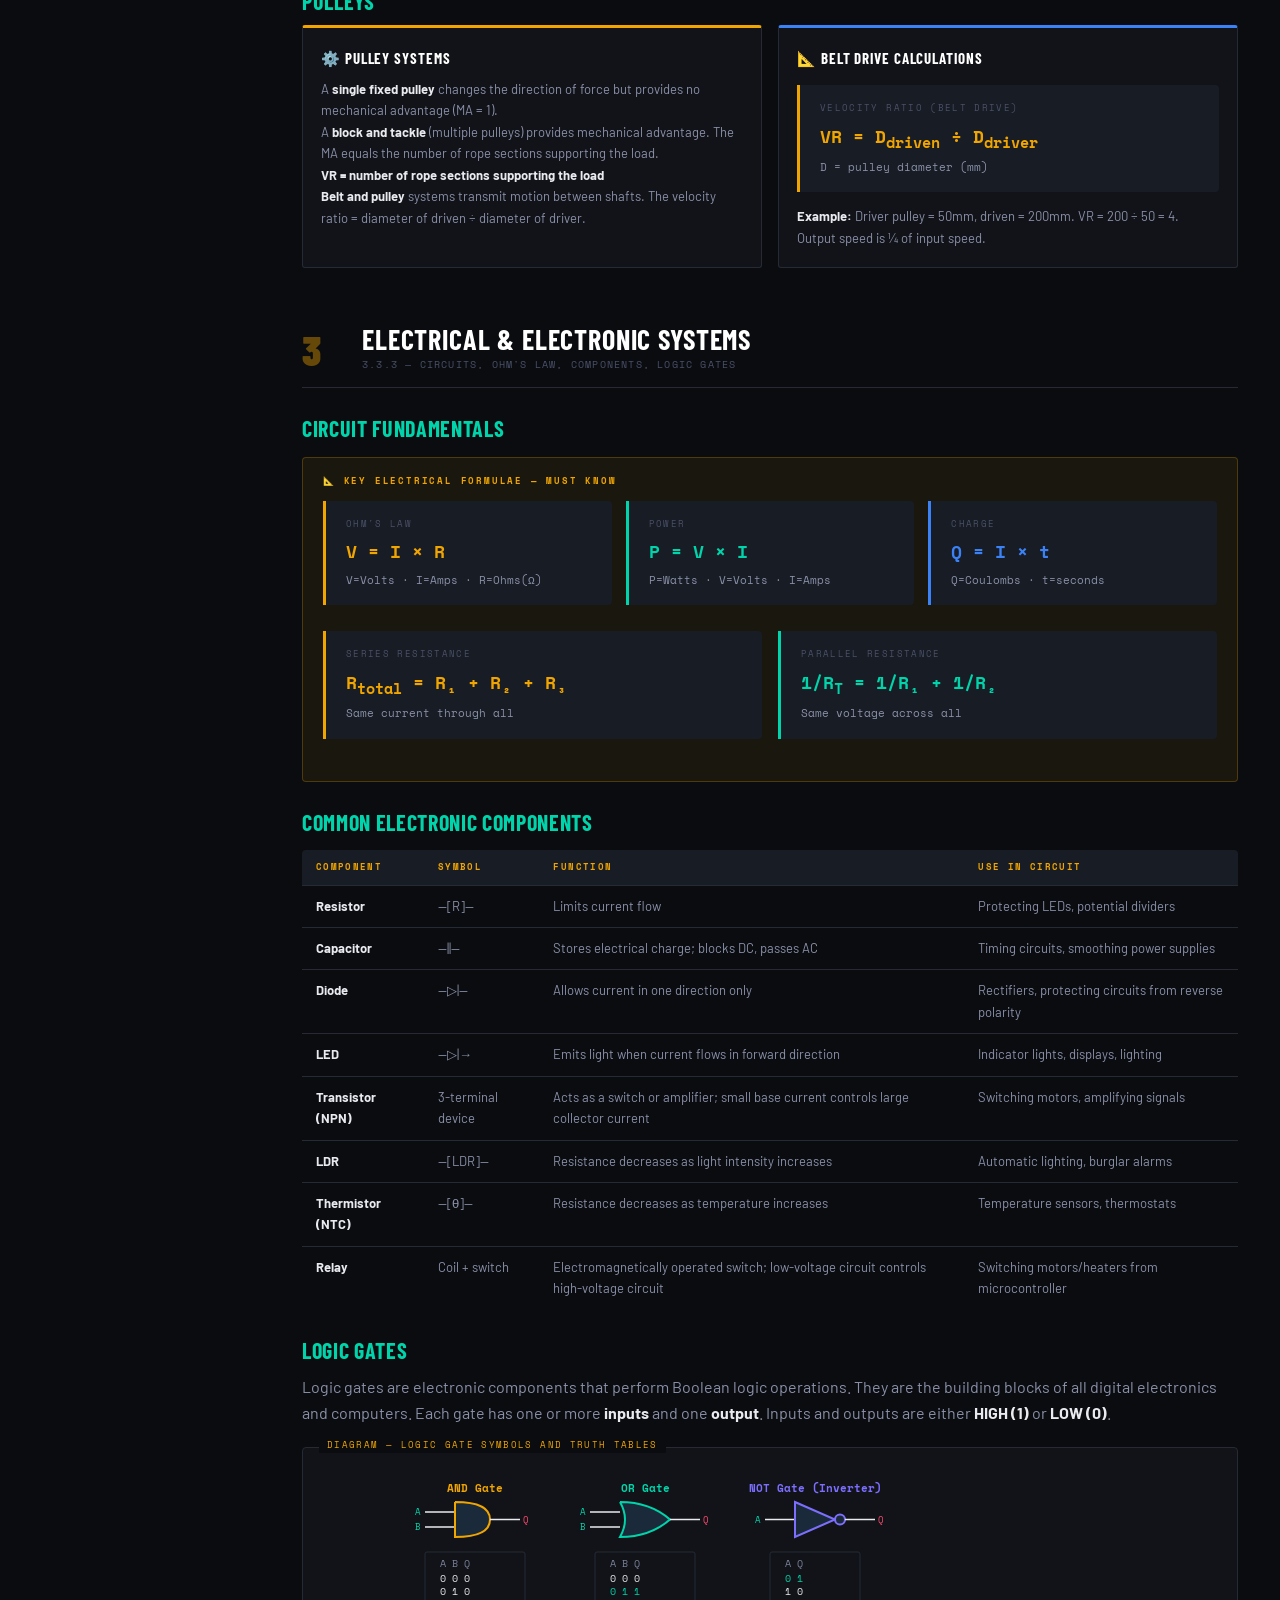
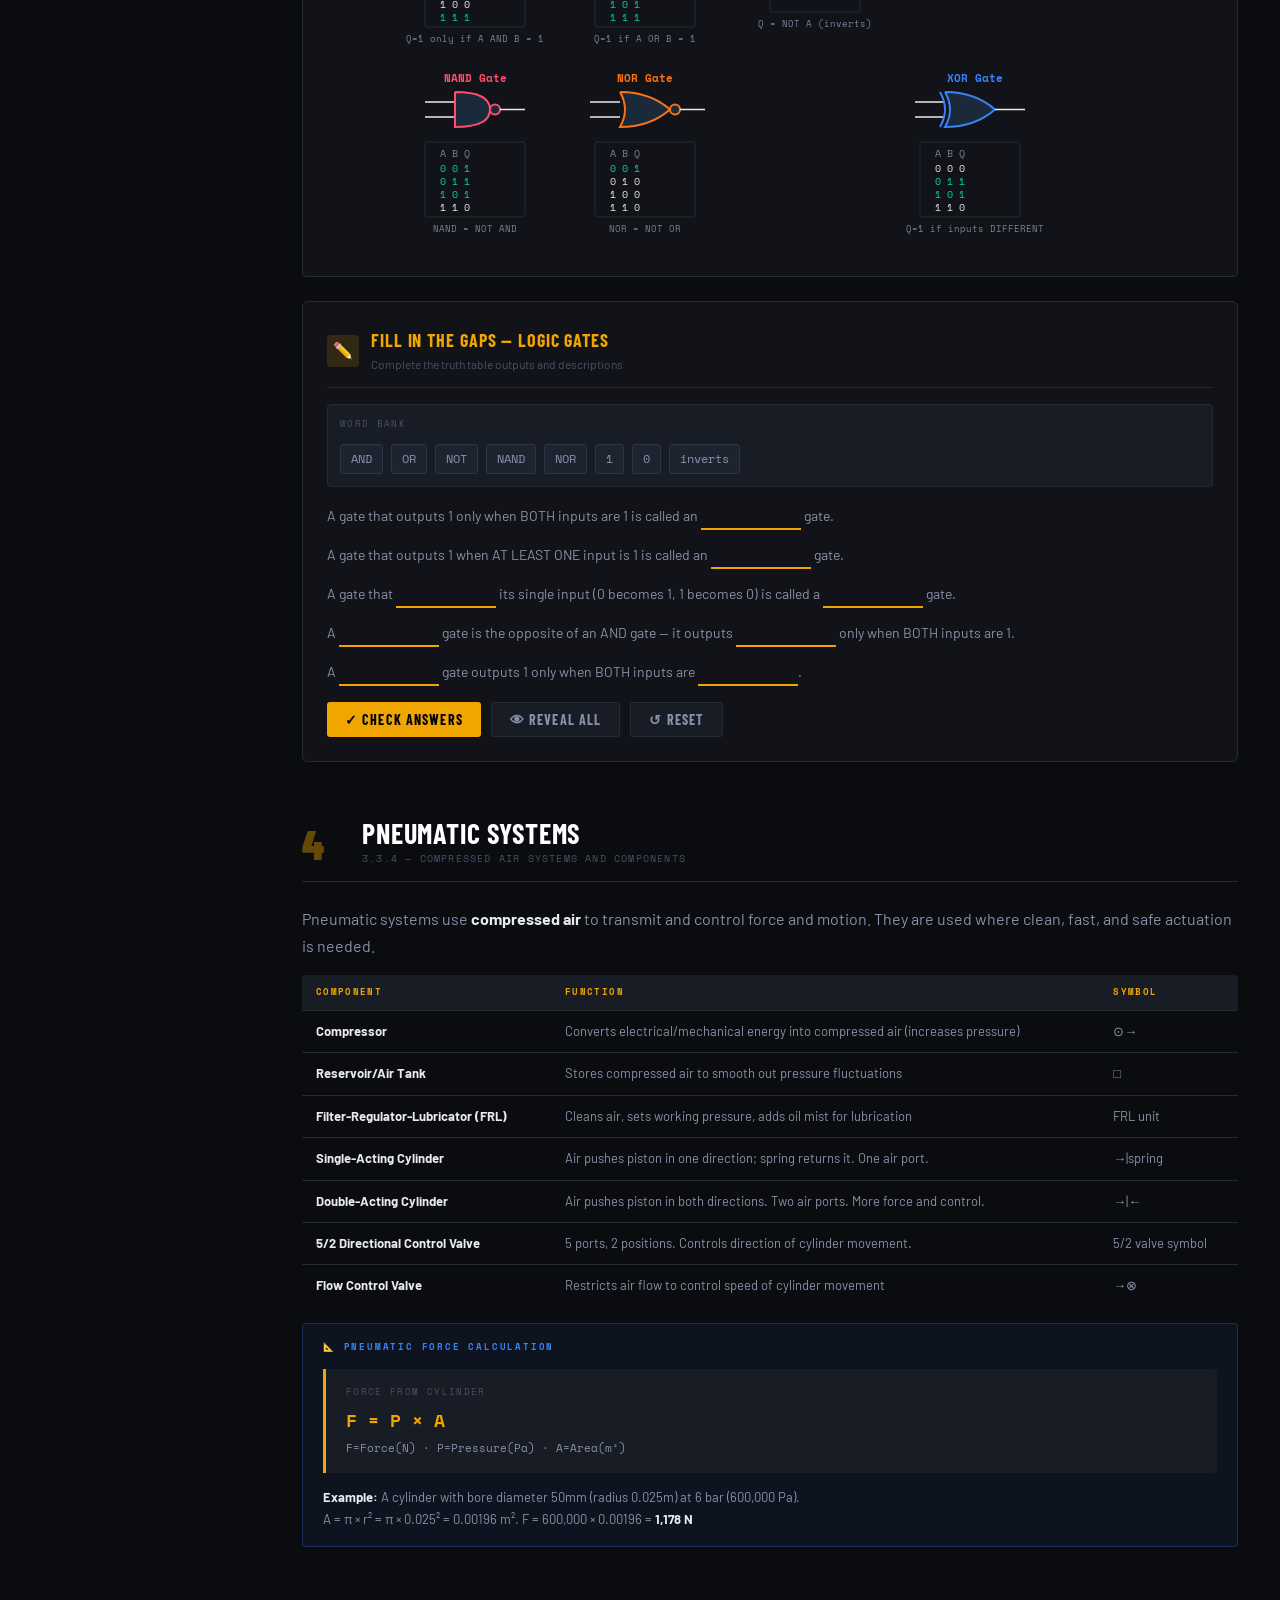
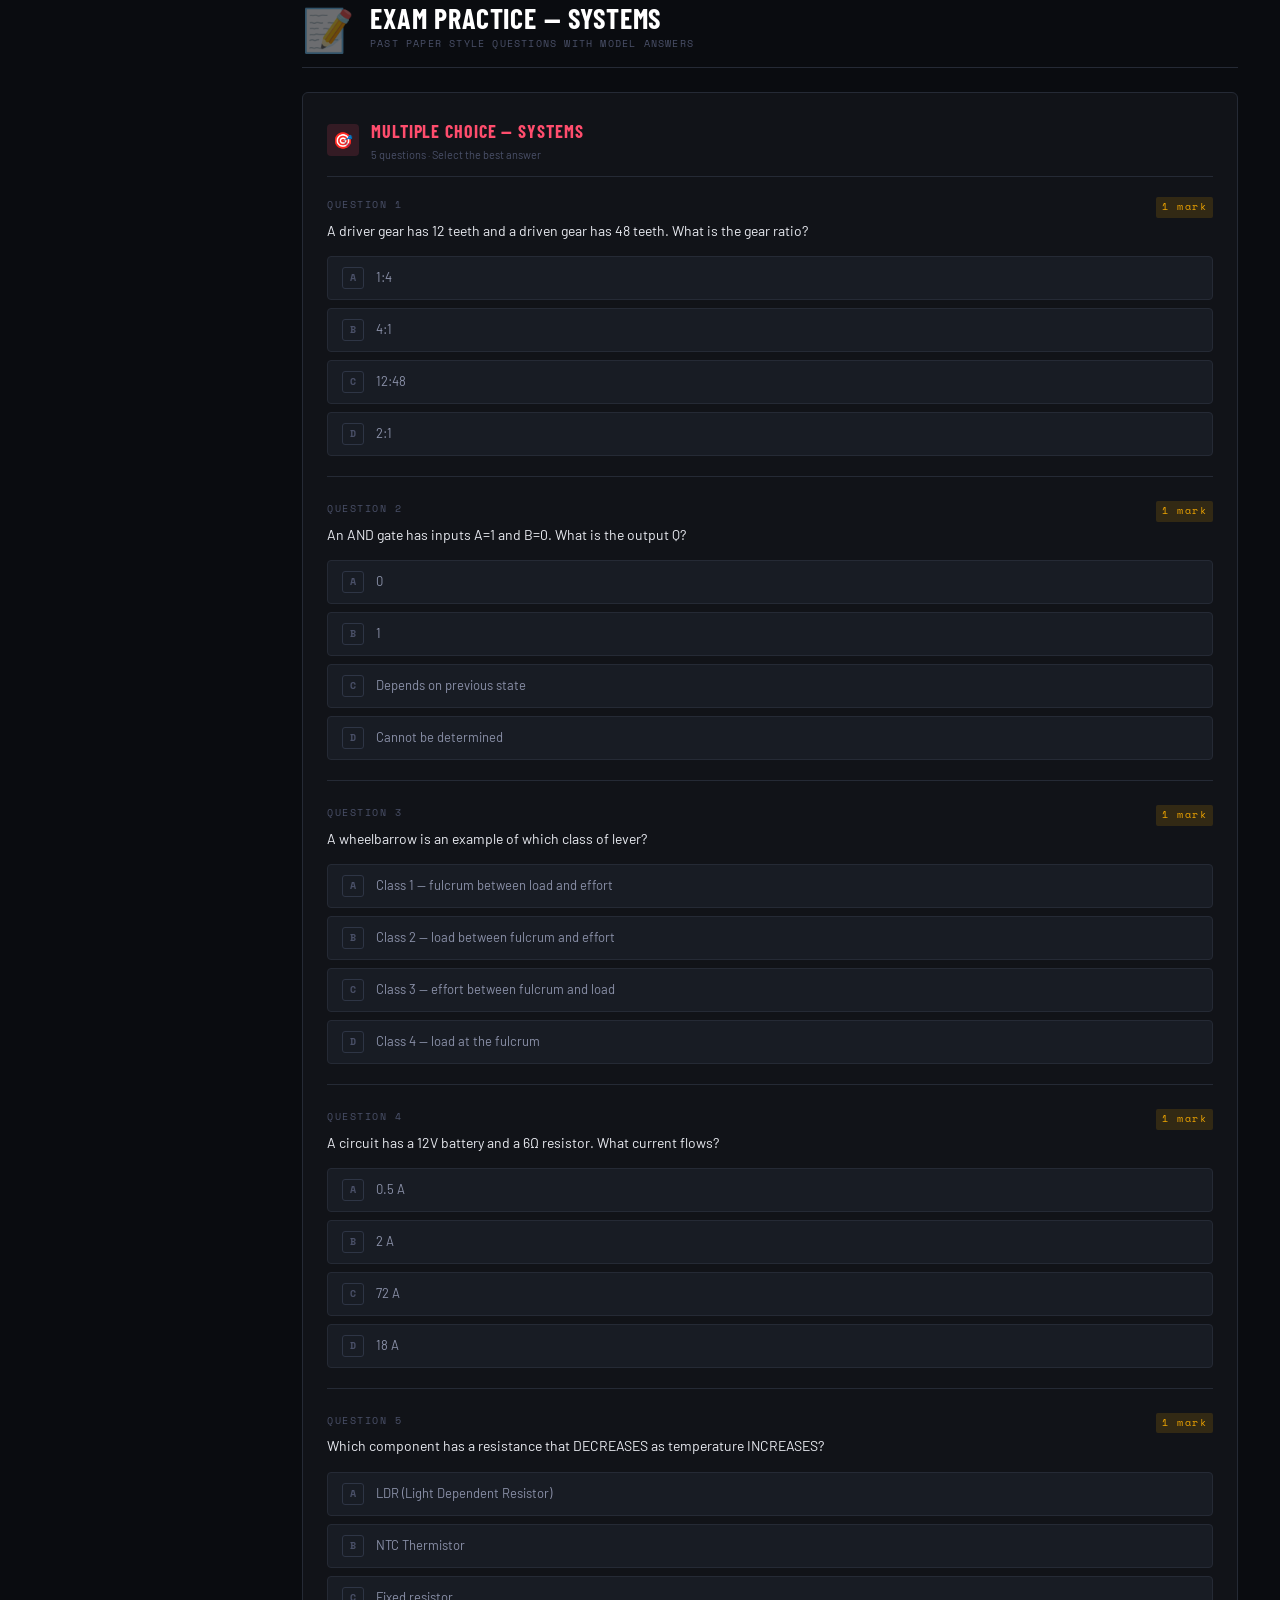
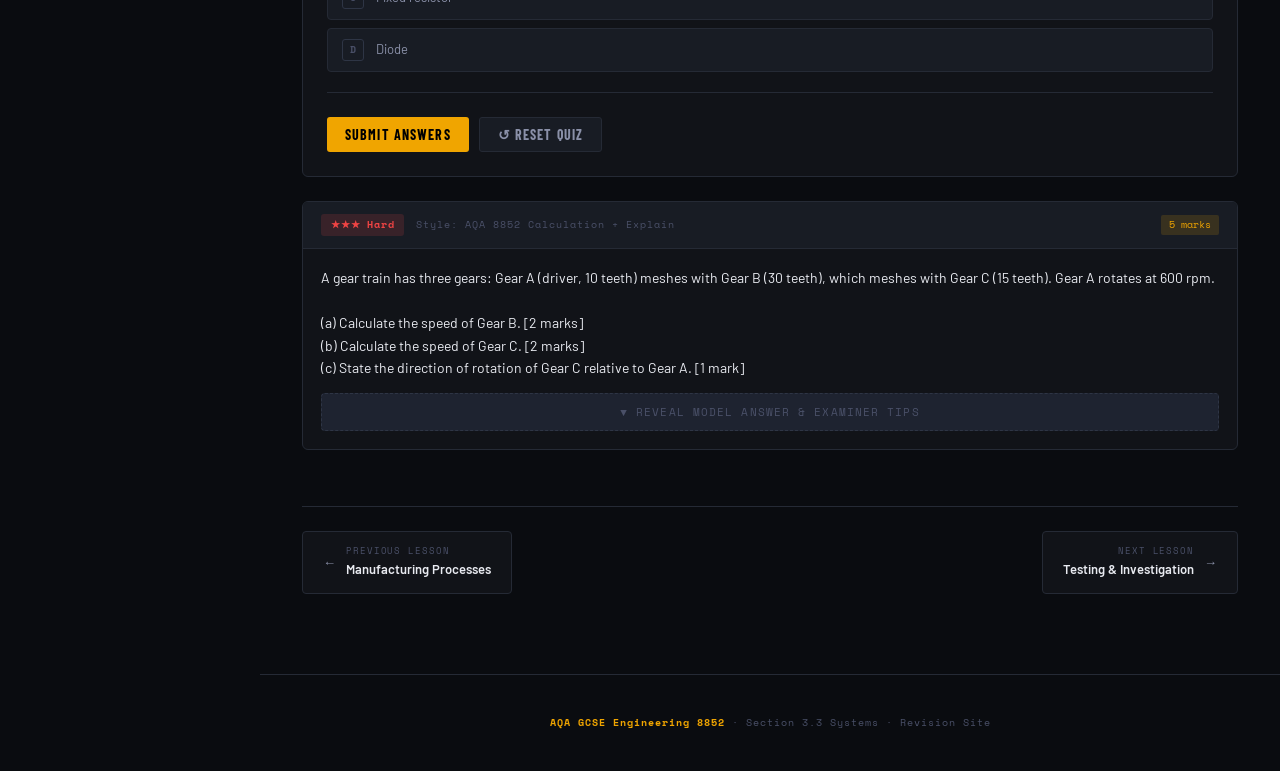
<file: lessons/3-systems.html>
<!DOCTYPE html>
<html lang="en">
<head>
<meta charset="UTF-8">
<meta name="viewport" content="width=device-width, initial-scale=1.0">
<title>Systems — AQA GCSE Engineering 8852</title>
<link rel="preconnect" href="https://fonts.googleapis.com">
<link href="https://fonts.googleapis.com/css2?family=Space+Mono:ital,wght@0,400;0,700;1,400&family=Barlow+Condensed:wght@300;400;600;700;900&family=Barlow:wght@300;400;500;600&display=swap" rel="stylesheet">
<link rel="stylesheet" href="../css/style.css">
</head>
<body>
<button class="hamburger" onclick="toggleSidebar()">☰</button>
<div class="page-wrapper">
  <aside class="sidebar"></aside>
  <div class="main-content">
    <div class="topbar">
      <button class="hamburger" onclick="toggleSidebar()" style="display:block;position:static;margin:0;">☰</button>
      <div class="topbar-breadcrumb">AQA 8852 › <span>Section 3.3 — Systems</span></div>
      <div class="topbar-progress">
        <span class="topbar-progress-label">Progress</span>
        <div class="topbar-progress-bar"><div class="topbar-progress-fill" style="width:50%"></div></div>
      </div>
    </div>
    <div class="content-inner">

      <div class="lesson-hero">
        <div class="lesson-hero-tag">Section 3.3</div>
        <h1>Engineering <span>Systems</span></h1>
        <p class="lesson-hero-desc">Systems thinking is at the heart of engineering. This lesson covers mechanical systems (gears, levers, cams, pulleys), electrical and electronic systems (circuits, logic gates, sensors), structural systems, and pneumatics — all with interactive exercises and real exam questions.</p>
        <div class="lesson-hero-objectives">
          <h4>Learning Objectives</h4>
          <ul>
            <li>Describe the Input-Process-Output (IPO) model and apply it to engineering systems</li>
            <li>Calculate gear ratios, velocity ratios, and mechanical advantage</li>
            <li>Identify and describe different types of levers, cams, and linkages</li>
            <li>Apply Ohm's Law and calculate resistance in series and parallel circuits</li>
            <li>Construct and evaluate truth tables for logic gates (AND, OR, NOT, NAND, NOR)</li>
            <li>Describe pneumatic components and circuits</li>
          </ul>
        </div>
        <div class="lesson-hero-stats">
          <div class="lesson-stat"><div class="lesson-stat-num">3.3</div><div class="lesson-stat-label">Spec Section</div></div>
          <div class="lesson-stat"><div class="lesson-stat-num">~30%</div><div class="lesson-stat-label">Of Paper</div></div>
          <div class="lesson-stat"><div class="lesson-stat-num">6</div><div class="lesson-stat-label">Activities</div></div>
        </div>
      </div>

      <!-- IPO MODEL -->
      <div class="lesson-section" id="ipo">
        <div class="lesson-section-header">
          <div class="section-number">1</div>
          <div class="section-title-block">
            <h2>Input–Process–Output (IPO) Model</h2>
            <small>3.3.1 — The foundation of systems thinking</small>
          </div>
        </div>
        <p>Every engineering system can be described using the <strong>Input–Process–Output</strong> model. Some systems also include <strong>feedback</strong> — where the output is monitored and used to adjust the input to maintain a desired state.</p>
        <div class="diagram-box">
          <span class="diagram-label">DIAGRAM — IPO Model with Feedback</span>
          <svg width="100%" height="130" viewBox="0 0 750 130" style="font-family:'Barlow',sans-serif;font-size:12px;">
            <!-- Input box -->
            <rect x="30" y="40" width="140" height="50" rx="4" fill="#1a2a3a" stroke="#00d4aa" stroke-width="2"/>
            <text x="100" y="62" text-anchor="middle" fill="#00d4aa" font-size="11" font-weight="bold">INPUT</text>
            <text x="100" y="78" text-anchor="middle" fill="#7a8099" font-size="9">Sensor / switch / signal</text>
            <!-- Arrow 1 -->
            <line x1="170" y1="65" x2="270" y2="65" stroke="#f0a500" stroke-width="2" marker-end="url(#arr)"/>
            <!-- Process box -->
            <rect x="270" y="40" width="210" height="50" rx="4" fill="#1a2a3a" stroke="#f0a500" stroke-width="2"/>
            <text x="375" y="62" text-anchor="middle" fill="#f0a500" font-size="11" font-weight="bold">PROCESS</text>
            <text x="375" y="78" text-anchor="middle" fill="#7a8099" font-size="9">Controller / mechanism / circuit</text>
            <!-- Arrow 2 -->
            <line x1="480" y1="65" x2="580" y2="65" stroke="#f0a500" stroke-width="2" marker-end="url(#arr)"/>
            <!-- Output box -->
            <rect x="580" y="40" width="140" height="50" rx="4" fill="#1a2a3a" stroke="#ff4d6d" stroke-width="2"/>
            <text x="650" y="62" text-anchor="middle" fill="#ff4d6d" font-size="11" font-weight="bold">OUTPUT</text>
            <text x="650" y="78" text-anchor="middle" fill="#7a8099" font-size="9">Motor / light / movement</text>
            <!-- Feedback arrow -->
            <path d="M 650 90 L 650 115 L 100 115 L 100 90" fill="none" stroke="#7c6fff" stroke-width="1.5" stroke-dasharray="5,3"/>
            <text x="375" y="128" text-anchor="middle" fill="#7c6fff" font-size="9">FEEDBACK (monitors output, adjusts input)</text>
            <defs>
              <marker id="arr" markerWidth="8" markerHeight="8" refX="6" refY="3" orient="auto">
                <path d="M0,0 L0,6 L8,3 z" fill="#f0a500"/>
              </marker>
            </defs>
          </svg>
        </div>
        <div class="table-wrap">
          <table>
            <thead><tr><th>System</th><th>Input</th><th>Process</th><th>Output</th><th>Feedback?</th></tr></thead>
            <tbody>
              <tr><td>Central Heating</td><td>Temperature sensor (thermistor)</td><td>Thermostat compares to set point</td><td>Boiler on/off</td><td>Yes — temperature feeds back to thermostat</td></tr>
              <tr><td>Car Braking</td><td>Driver presses pedal</td><td>Hydraulic system amplifies force</td><td>Brake pads clamp disc</td><td>No (open loop)</td></tr>
              <tr><td>Traffic Lights</td><td>Timer or sensor</td><td>Controller changes sequence</td><td>Lights change colour</td><td>Yes (if sensor-based)</td></tr>
              <tr><td>Cruise Control</td><td>Speed sensor</td><td>ECU compares to set speed</td><td>Throttle adjusted</td><td>Yes — closed loop</td></tr>
            </tbody>
          </table>
        </div>
      </div>

      <!-- MECHANICAL SYSTEMS -->
      <div class="lesson-section" id="mechanical">
        <div class="lesson-section-header">
          <div class="section-number">2</div>
          <div class="section-title-block">
            <h2>Mechanical Systems</h2>
            <small>3.3.2 — Gears, levers, cams, pulleys, linkages</small>
          </div>
        </div>

        <h3>Gears</h3>
        <p>Gears are toothed wheels that mesh together to transmit rotational motion and torque. They can change <strong>speed</strong>, <strong>torque</strong>, and <strong>direction</strong> of rotation.</p>

        <div class="diagram-box">
          <span class="diagram-label">DIAGRAM — Gear Train (Label the parts)</span>
          <svg width="100%" height="200" viewBox="0 0 700 200" style="font-family:'Barlow',sans-serif;font-size:11px;">
            <!-- Driver gear (small) -->
            <circle cx="200" cy="100" r="50" fill="#1a2a3a" stroke="#f0a500" stroke-width="2"/>
            <circle cx="200" cy="100" r="8" fill="#f0a500"/>
            <!-- Gear teeth driver -->
            <g stroke="#f0a500" stroke-width="3" fill="none">
              <line x1="200" y1="45" x2="200" y2="35"/>
              <line x1="200" y1="155" x2="200" y2="165"/>
              <line x1="145" y1="100" x2="135" y2="100"/>
              <line x1="255" y1="100" x2="265" y2="100"/>
              <line x1="161" y1="61" x2="154" y2="54"/>
              <line x1="239" y1="61" x2="246" y2="54"/>
              <line x1="161" y1="139" x2="154" y2="146"/>
              <line x1="239" y1="139" x2="246" y2="146"/>
            </g>
            <text x="200" y="104" text-anchor="middle" fill="#f0a500" font-size="10" font-weight="bold">DRIVER</text>
            <text x="200" y="180" text-anchor="middle" fill="#7a8099" font-size="9">20 teeth (small = fast)</text>
            <text x="200" y="20" text-anchor="middle" fill="#f0a500" font-size="10">↻ Input rotation</text>
            <!-- Driven gear (large) -->
            <circle cx="430" cy="100" r="80" fill="#1a2a3a" stroke="#00d4aa" stroke-width="2"/>
            <circle cx="430" cy="100" r="10" fill="#00d4aa"/>
            <g stroke="#00d4aa" stroke-width="3" fill="none">
              <line x1="430" y1="15" x2="430" y2="5"/>
              <line x1="430" y1="185" x2="430" y2="195"/>
              <line x1="345" y1="100" x2="335" y2="100"/>
              <line x1="515" y1="100" x2="525" y2="100"/>
              <line x1="370" y1="40" x2="363" y2="33"/>
              <line x1="490" y1="40" x2="497" y2="33"/>
              <line x1="370" y1="160" x2="363" y2="167"/>
              <line x1="490" y1="160" x2="497" y2="167"/>
            </g>
            <text x="430" y="104" text-anchor="middle" fill="#00d4aa" font-size="10" font-weight="bold">DRIVEN</text>
            <text x="430" y="190" text-anchor="middle" fill="#7a8099" font-size="9">40 teeth (large = slow, more torque)</text>
            <!-- Mesh point -->
            <text x="315" y="95" text-anchor="middle" fill="#ff4d6d" font-size="9">MESH</text>
            <!-- Gear ratio label -->
            <text x="550" y="80" fill="#f0a500" font-size="11" font-weight="bold">Gear Ratio</text>
            <text x="550" y="95" fill="#f0a500" font-size="11">= 40 ÷ 20 = 2:1</text>
            <text x="550" y="112" fill="#7a8099" font-size="9">Driven rotates at</text>
            <text x="550" y="125" fill="#7a8099" font-size="9">HALF the speed</text>
            <text x="550" y="138" fill="#7a8099" font-size="9">but DOUBLE torque</text>
          </svg>
        </div>

        <div class="highlight-box yellow">
          <div class="highlight-title">📐 Gear Ratio Formulae — MUST KNOW</div>
          <div class="three-col">
            <div class="formula-box">
              <div class="formula-name">Gear Ratio</div>
              <div class="formula-eq">GR = T<sub>driven</sub> ÷ T<sub>driver</sub></div>
              <div class="formula-units">T = number of teeth</div>
            </div>
            <div class="formula-box green">
              <div class="formula-name">Output Speed</div>
              <div class="formula-eq">N<sub>out</sub> = N<sub>in</sub> ÷ GR</div>
              <div class="formula-units">N = speed in rpm</div>
            </div>
            <div class="formula-box blue">
              <div class="formula-name">Output Torque</div>
              <div class="formula-eq">T<sub>out</sub> = T<sub>in</sub> × GR</div>
              <div class="formula-units">T = torque in Nm</div>
            </div>
          </div>
          <p style="margin-top:8px;"><strong>Worked Example:</strong> Driver gear has 15 teeth, driven gear has 45 teeth. Input speed = 900 rpm.<br>
          GR = 45 ÷ 15 = 3:1. Output speed = 900 ÷ 3 = <strong>300 rpm</strong>. Torque is multiplied by 3.</p>
        </div>

        <h3>Levers</h3>
        <p>A lever is a rigid bar that pivots about a <strong>fulcrum</strong>. Levers are classified into three <strong>orders (classes)</strong> based on the position of the fulcrum, effort, and load.</p>

        <div class="diagram-box">
          <span class="diagram-label">DIAGRAM — Three Classes of Lever</span>
          <svg width="100%" height="280" viewBox="0 0 750 280" style="font-family:'Barlow',sans-serif;font-size:11px;">
            <!-- Class 1 -->
            <text x="10" y="20" fill="#f0a500" font-size="11" font-weight="bold">CLASS 1 — Fulcrum between Load and Effort</text>
            <line x1="50" y1="50" x2="650" y2="50" stroke="#e8eaf0" stroke-width="3"/>
            <polygon points="350,50 330,80 370,80" fill="#f0a500"/>
            <text x="350" y="95" text-anchor="middle" fill="#f0a500" font-size="9">FULCRUM</text>
            <text x="100" y="40" text-anchor="middle" fill="#ff4d6d" font-size="10">LOAD ↓</text>
            <text x="600" y="40" text-anchor="middle" fill="#00d4aa" font-size="10">EFFORT ↓</text>
            <text x="375" y="110" text-anchor="middle" fill="#7a8099" font-size="9">Examples: see-saw, scissors, crowbar, pliers</text>

            <!-- Class 2 -->
            <text x="10" y="140" fill="#00d4aa" font-size="11" font-weight="bold">CLASS 2 — Load between Fulcrum and Effort</text>
            <line x1="50" y1="165" x2="650" y2="165" stroke="#e8eaf0" stroke-width="3"/>
            <polygon points="50,165 30,195 70,195" fill="#f0a500"/>
            <text x="50" y="210" text-anchor="middle" fill="#f0a500" font-size="9">FULCRUM</text>
            <text x="300" y="155" text-anchor="middle" fill="#ff4d6d" font-size="10">LOAD ↓</text>
            <text x="600" y="155" text-anchor="middle" fill="#00d4aa" font-size="10">EFFORT ↓</text>
            <text x="375" y="225" text-anchor="middle" fill="#7a8099" font-size="9">Examples: wheelbarrow, nutcracker, bottle opener</text>

            <!-- Class 3 -->
            <text x="10" y="248" fill="#7c6fff" font-size="11" font-weight="bold">CLASS 3 — Effort between Fulcrum and Load</text>
            <line x1="50" y1="265" x2="650" y2="265" stroke="#e8eaf0" stroke-width="3"/>
            <polygon points="50,265 30,278 70,278" fill="#f0a500"/>
            <text x="300" y="255" text-anchor="middle" fill="#00d4aa" font-size="10">EFFORT ↓</text>
            <text x="600" y="255" text-anchor="middle" fill="#ff4d6d" font-size="10">LOAD ↓</text>
          </svg>
        </div>

        <div class="highlight-box green">
          <div class="highlight-title">📐 Mechanical Advantage & Velocity Ratio</div>
          <div class="two-col">
            <div class="formula-box">
              <div class="formula-name">Mechanical Advantage</div>
              <div class="formula-eq">MA = Load ÷ Effort</div>
              <div class="formula-units">MA > 1 = force multiplied</div>
            </div>
            <div class="formula-box green">
              <div class="formula-name">Velocity Ratio (Lever)</div>
              <div class="formula-eq">VR = Effort Arm ÷ Load Arm</div>
              <div class="formula-units">Distances from fulcrum</div>
            </div>
          </div>
          <p style="margin-top:8px;"><strong>Efficiency:</strong> η = (MA ÷ VR) × 100%. A perfect lever has η = 100% (no friction losses). Real levers are always &lt;100%.</p>
        </div>

        <h3>Cams & Followers</h3>
        <div class="two-col">
          <div class="card">
            <div class="card-title">🔄 Cams</div>
            <p>A <strong>cam</strong> is an irregularly shaped rotating disc that converts <strong>rotary motion → reciprocating (up-down) motion</strong>. The shape of the cam determines the motion of the follower.</p>
            <ul>
              <li><strong>Pear-shaped cam:</strong> Follower has a period of dwell (rest) at top and bottom</li>
              <li><strong>Eccentric cam:</strong> Follower has smooth, continuous up-down motion (like a sine wave)</li>
              <li><strong>Snail/drop cam:</strong> Follower rises slowly then drops suddenly</li>
            </ul>
            <p><strong>Uses:</strong> Car engine valves, sewing machines, printing presses, automatic machinery</p>
          </div>
          <div class="card green">
            <div class="card-title">📊 Cam Displacement Diagram</div>
            <svg width="100%" height="130" viewBox="0 0 300 130" style="font-family:'Barlow',sans-serif;font-size:9px;">
              <text x="150" y="12" text-anchor="middle" fill="#f0a500" font-size="10">Pear-Shaped Cam Displacement</text>
              <line x1="20" y1="110" x2="280" y2="110" stroke="#4a5068" stroke-width="1"/>
              <line x1="20" y1="20" x2="20" y2="110" stroke="#4a5068" stroke-width="1"/>
              <text x="150" y="122" text-anchor="middle" fill="#7a8099">Rotation (degrees)</text>
              <text x="10" y="65" text-anchor="middle" fill="#7a8099" transform="rotate(-90,10,65)">Rise</text>
              <!-- Cam profile -->
              <polyline points="20,110 60,110 80,30 120,30 140,110 280,110" fill="none" stroke="#00d4aa" stroke-width="2"/>
              <text x="90" y="25" text-anchor="middle" fill="#00d4aa" font-size="8">RISE</text>
              <text x="100" y="105" text-anchor="middle" fill="#f0a500" font-size="8">DWELL</text>
              <text x="210" y="105" text-anchor="middle" fill="#f0a500" font-size="8">DWELL</text>
            </svg>
          </div>
        </div>

        <h3>Pulleys</h3>
        <div class="two-col">
          <div class="card">
            <div class="card-title">⚙️ Pulley Systems</div>
            <p>A <strong>single fixed pulley</strong> changes the direction of force but provides no mechanical advantage (MA = 1).</p>
            <p>A <strong>block and tackle</strong> (multiple pulleys) provides mechanical advantage. The MA equals the number of rope sections supporting the load.</p>
            <p><strong>VR = number of rope sections supporting the load</strong></p>
            <p><strong>Belt and pulley</strong> systems transmit motion between shafts. The velocity ratio = diameter of driven ÷ diameter of driver.</p>
          </div>
          <div class="card blue">
            <div class="card-title">📐 Belt Drive Calculations</div>
            <div class="formula-box">
              <div class="formula-name">Velocity Ratio (Belt Drive)</div>
              <div class="formula-eq">VR = D<sub>driven</sub> ÷ D<sub>driver</sub></div>
              <div class="formula-units">D = pulley diameter (mm)</div>
            </div>
            <p style="margin-top:8px;"><strong>Example:</strong> Driver pulley = 50mm, driven = 200mm. VR = 200 ÷ 50 = 4. Output speed is ¼ of input speed.</p>
          </div>
        </div>
      </div>

      <!-- ELECTRICAL SYSTEMS -->
      <div class="lesson-section" id="electrical">
        <div class="lesson-section-header">
          <div class="section-number">3</div>
          <div class="section-title-block">
            <h2>Electrical & Electronic Systems</h2>
            <small>3.3.3 — Circuits, Ohm's Law, components, logic gates</small>
          </div>
        </div>

        <h3>Circuit Fundamentals</h3>
        <div class="highlight-box yellow">
          <div class="highlight-title">📐 Key Electrical Formulae — MUST KNOW</div>
          <div class="three-col">
            <div class="formula-box">
              <div class="formula-name">Ohm's Law</div>
              <div class="formula-eq">V = I × R</div>
              <div class="formula-units">V=Volts · I=Amps · R=Ohms(Ω)</div>
            </div>
            <div class="formula-box green">
              <div class="formula-name">Power</div>
              <div class="formula-eq">P = V × I</div>
              <div class="formula-units">P=Watts · V=Volts · I=Amps</div>
            </div>
            <div class="formula-box blue">
              <div class="formula-name">Charge</div>
              <div class="formula-eq">Q = I × t</div>
              <div class="formula-units">Q=Coulombs · t=seconds</div>
            </div>
          </div>
          <div class="two-col" style="margin-top:12px;">
            <div class="formula-box">
              <div class="formula-name">Series Resistance</div>
              <div class="formula-eq">R<sub>total</sub> = R₁ + R₂ + R₃</div>
              <div class="formula-units">Same current through all</div>
            </div>
            <div class="formula-box green">
              <div class="formula-name">Parallel Resistance</div>
              <div class="formula-eq">1/R<sub>T</sub> = 1/R₁ + 1/R₂</div>
              <div class="formula-units">Same voltage across all</div>
            </div>
          </div>
        </div>

        <h3>Common Electronic Components</h3>
        <div class="table-wrap">
          <table>
            <thead><tr><th>Component</th><th>Symbol</th><th>Function</th><th>Use in Circuit</th></tr></thead>
            <tbody>
              <tr><td><strong>Resistor</strong></td><td>—[R]—</td><td>Limits current flow</td><td>Protecting LEDs, potential dividers</td></tr>
              <tr><td><strong>Capacitor</strong></td><td>—||—</td><td>Stores electrical charge; blocks DC, passes AC</td><td>Timing circuits, smoothing power supplies</td></tr>
              <tr><td><strong>Diode</strong></td><td>—▷|—</td><td>Allows current in one direction only</td><td>Rectifiers, protecting circuits from reverse polarity</td></tr>
              <tr><td><strong>LED</strong></td><td>—▷|→</td><td>Emits light when current flows in forward direction</td><td>Indicator lights, displays, lighting</td></tr>
              <tr><td><strong>Transistor (NPN)</strong></td><td>3-terminal device</td><td>Acts as a switch or amplifier; small base current controls large collector current</td><td>Switching motors, amplifying signals</td></tr>
              <tr><td><strong>LDR</strong></td><td>—[LDR]—</td><td>Resistance decreases as light intensity increases</td><td>Automatic lighting, burglar alarms</td></tr>
              <tr><td><strong>Thermistor (NTC)</strong></td><td>—[θ]—</td><td>Resistance decreases as temperature increases</td><td>Temperature sensors, thermostats</td></tr>
              <tr><td><strong>Relay</strong></td><td>Coil + switch</td><td>Electromagnetically operated switch; low-voltage circuit controls high-voltage circuit</td><td>Switching motors/heaters from microcontroller</td></tr>
            </tbody>
          </table>
        </div>

        <h3>Logic Gates</h3>
        <p>Logic gates are electronic components that perform Boolean logic operations. They are the building blocks of all digital electronics and computers. Each gate has one or more <strong>inputs</strong> and one <strong>output</strong>. Inputs and outputs are either <strong>HIGH (1)</strong> or <strong>LOW (0)</strong>.</p>

        <div class="diagram-box">
          <span class="diagram-label">DIAGRAM — Logic Gate Symbols and Truth Tables</span>
          <svg width="100%" height="380" viewBox="0 0 750 380" style="font-family:'Space Mono',monospace;font-size:10px;">
            <!-- AND Gate -->
            <text x="80" y="20" text-anchor="middle" fill="#f0a500" font-size="11" font-weight="bold">AND Gate</text>
            <line x1="30" y1="40" x2="60" y2="40" stroke="#e8eaf0" stroke-width="1.5"/>
            <line x1="30" y1="55" x2="60" y2="55" stroke="#e8eaf0" stroke-width="1.5"/>
            <path d="M60,30 L60,65 Q95,65 95,47.5 Q95,30 60,30" fill="#1a2a3a" stroke="#f0a500" stroke-width="2"/>
            <line x1="95" y1="47.5" x2="125" y2="47.5" stroke="#e8eaf0" stroke-width="1.5"/>
            <text x="20" y="43" fill="#00d4aa" font-size="9">A</text>
            <text x="20" y="58" fill="#00d4aa" font-size="9">B</text>
            <text x="128" y="51" fill="#ff4d6d" font-size="9">Q</text>
            <!-- AND truth table -->
            <rect x="30" y="80" width="100" height="75" rx="2" fill="#111318" stroke="#252a35"/>
            <text x="45" y="95" fill="#7a8099">A  B  Q</text>
            <text x="45" y="110" fill="#e8eaf0">0  0  0</text>
            <text x="45" y="123" fill="#e8eaf0">0  1  0</text>
            <text x="45" y="136" fill="#e8eaf0">1  0  0</text>
            <text x="45" y="149" fill="#00d4aa">1  1  1</text>
            <text x="80" y="170" text-anchor="middle" fill="#7a8099" font-size="9">Q=1 only if A AND B = 1</text>

            <!-- OR Gate -->
            <text x="250" y="20" text-anchor="middle" fill="#00d4aa" font-size="11" font-weight="bold">OR Gate</text>
            <line x1="195" y1="40" x2="225" y2="40" stroke="#e8eaf0" stroke-width="1.5"/>
            <line x1="195" y1="55" x2="225" y2="55" stroke="#e8eaf0" stroke-width="1.5"/>
            <path d="M225,30 Q235,47.5 225,65 Q255,65 275,47.5 Q255,30 225,30" fill="#1a2a3a" stroke="#00d4aa" stroke-width="2"/>
            <line x1="275" y1="47.5" x2="305" y2="47.5" stroke="#e8eaf0" stroke-width="1.5"/>
            <text x="185" y="43" fill="#00d4aa" font-size="9">A</text>
            <text x="185" y="58" fill="#00d4aa" font-size="9">B</text>
            <text x="308" y="51" fill="#ff4d6d" font-size="9">Q</text>
            <rect x="200" y="80" width="100" height="75" rx="2" fill="#111318" stroke="#252a35"/>
            <text x="215" y="95" fill="#7a8099">A  B  Q</text>
            <text x="215" y="110" fill="#e8eaf0">0  0  0</text>
            <text x="215" y="123" fill="#00d4aa">0  1  1</text>
            <text x="215" y="136" fill="#00d4aa">1  0  1</text>
            <text x="215" y="149" fill="#00d4aa">1  1  1</text>
            <text x="250" y="170" text-anchor="middle" fill="#7a8099" font-size="9">Q=1 if A OR B = 1</text>

            <!-- NOT Gate -->
            <text x="420" y="20" text-anchor="middle" fill="#7c6fff" font-size="11" font-weight="bold">NOT Gate (Inverter)</text>
            <line x1="370" y1="47.5" x2="400" y2="47.5" stroke="#e8eaf0" stroke-width="1.5"/>
            <polygon points="400,30 440,47.5 400,65" fill="#1a2a3a" stroke="#7c6fff" stroke-width="2"/>
            <circle cx="445" cy="47.5" r="5" fill="#1a2a3a" stroke="#7c6fff" stroke-width="2"/>
            <line x1="450" y1="47.5" x2="480" y2="47.5" stroke="#e8eaf0" stroke-width="1.5"/>
            <text x="360" y="51" fill="#00d4aa" font-size="9">A</text>
            <text x="483" y="51" fill="#ff4d6d" font-size="9">Q</text>
            <rect x="375" y="80" width="90" height="60" rx="2" fill="#111318" stroke="#252a35"/>
            <text x="390" y="95" fill="#7a8099">A  Q</text>
            <text x="390" y="110" fill="#00d4aa">0  1</text>
            <text x="390" y="123" fill="#e8eaf0">1  0</text>
            <text x="420" y="155" text-anchor="middle" fill="#7a8099" font-size="9">Q = NOT A (inverts)</text>

            <!-- NAND Gate -->
            <text x="80" y="210" text-anchor="middle" fill="#ff4d6d" font-size="11" font-weight="bold">NAND Gate</text>
            <line x1="30" y1="230" x2="60" y2="230" stroke="#e8eaf0" stroke-width="1.5"/>
            <line x1="30" y1="245" x2="60" y2="245" stroke="#e8eaf0" stroke-width="1.5"/>
            <path d="M60,220 L60,255 Q95,255 95,237.5 Q95,220 60,220" fill="#1a2a3a" stroke="#ff4d6d" stroke-width="2"/>
            <circle cx="100" cy="237.5" r="5" fill="#1a2a3a" stroke="#ff4d6d" stroke-width="2"/>
            <line x1="105" y1="237.5" x2="130" y2="237.5" stroke="#e8eaf0" stroke-width="1.5"/>
            <rect x="30" y="270" width="100" height="75" rx="2" fill="#111318" stroke="#252a35"/>
            <text x="45" y="285" fill="#7a8099">A  B  Q</text>
            <text x="45" y="300" fill="#00d4aa">0  0  1</text>
            <text x="45" y="313" fill="#00d4aa">0  1  1</text>
            <text x="45" y="326" fill="#00d4aa">1  0  1</text>
            <text x="45" y="339" fill="#e8eaf0">1  1  0</text>
            <text x="80" y="360" text-anchor="middle" fill="#7a8099" font-size="9">NAND = NOT AND</text>

            <!-- NOR Gate -->
            <text x="250" y="210" text-anchor="middle" fill="#f97316" font-size="11" font-weight="bold">NOR Gate</text>
            <line x1="195" y1="230" x2="225" y2="230" stroke="#e8eaf0" stroke-width="1.5"/>
            <line x1="195" y1="245" x2="225" y2="245" stroke="#e8eaf0" stroke-width="1.5"/>
            <path d="M225,220 Q235,237.5 225,255 Q255,255 275,237.5 Q255,220 225,220" fill="#1a2a3a" stroke="#f97316" stroke-width="2"/>
            <circle cx="280" cy="237.5" r="5" fill="#1a2a3a" stroke="#f97316" stroke-width="2"/>
            <line x1="285" y1="237.5" x2="310" y2="237.5" stroke="#e8eaf0" stroke-width="1.5"/>
            <rect x="200" y="270" width="100" height="75" rx="2" fill="#111318" stroke="#252a35"/>
            <text x="215" y="285" fill="#7a8099">A  B  Q</text>
            <text x="215" y="300" fill="#00d4aa">0  0  1</text>
            <text x="215" y="313" fill="#e8eaf0">0  1  0</text>
            <text x="215" y="326" fill="#e8eaf0">1  0  0</text>
            <text x="215" y="339" fill="#e8eaf0">1  1  0</text>
            <text x="250" y="360" text-anchor="middle" fill="#7a8099" font-size="9">NOR = NOT OR</text>

            <!-- XOR Gate -->
            <text x="580" y="210" text-anchor="middle" fill="#3b82f6" font-size="11" font-weight="bold">XOR Gate</text>
            <line x1="520" y1="230" x2="550" y2="230" stroke="#e8eaf0" stroke-width="1.5"/>
            <line x1="520" y1="245" x2="550" y2="245" stroke="#e8eaf0" stroke-width="1.5"/>
            <path d="M550,220 Q560,237.5 550,255 Q580,255 600,237.5 Q580,220 550,220" fill="#1a2a3a" stroke="#3b82f6" stroke-width="2"/>
            <path d="M545,220 Q555,237.5 545,255" fill="none" stroke="#3b82f6" stroke-width="2"/>
            <line x1="600" y1="237.5" x2="630" y2="237.5" stroke="#e8eaf0" stroke-width="1.5"/>
            <rect x="525" y="270" width="100" height="75" rx="2" fill="#111318" stroke="#252a35"/>
            <text x="540" y="285" fill="#7a8099">A  B  Q</text>
            <text x="540" y="300" fill="#e8eaf0">0  0  0</text>
            <text x="540" y="313" fill="#00d4aa">0  1  1</text>
            <text x="540" y="326" fill="#00d4aa">1  0  1</text>
            <text x="540" y="339" fill="#e8eaf0">1  1  0</text>
            <text x="580" y="360" text-anchor="middle" fill="#7a8099" font-size="9">Q=1 if inputs DIFFERENT</text>
          </svg>
        </div>

        <!-- Fill in the Gaps - Logic Gates -->
        <div class="fitg-container">
          <div class="fitg-header">
            <div class="fitg-icon">✏️</div>
            <div>
              <div class="fitg-title">Fill in the Gaps — Logic Gates</div>
              <div class="fitg-subtitle">Complete the truth table outputs and descriptions</div>
            </div>
          </div>
          <div class="fitg-word-bank">
            <div class="fitg-word-bank-label">Word Bank</div>
            <span class="word-chip" data-word="AND">AND</span>
            <span class="word-chip" data-word="OR">OR</span>
            <span class="word-chip" data-word="NOT">NOT</span>
            <span class="word-chip" data-word="NAND">NAND</span>
            <span class="word-chip" data-word="NOR">NOR</span>
            <span class="word-chip" data-word="1">1</span>
            <span class="word-chip" data-word="0">0</span>
            <span class="word-chip" data-word="inverts">inverts</span>
          </div>
          <div class="fitg-text">
            <p>A gate that outputs 1 only when BOTH inputs are 1 is called an <input class="fitg-input" data-answer="AND" style="width:60px"> gate.</p>
            <p>A gate that outputs 1 when AT LEAST ONE input is 1 is called an <input class="fitg-input" data-answer="OR" style="width:60px"> gate.</p>
            <p>A gate that <input class="fitg-input" data-answer="inverts" style="width:80px"> its single input (0 becomes 1, 1 becomes 0) is called a <input class="fitg-input" data-answer="NOT" style="width:60px"> gate.</p>
            <p>A <input class="fitg-input" data-answer="NAND" style="width:70px"> gate is the opposite of an AND gate — it outputs <input class="fitg-input" data-answer="0" style="width:40px"> only when BOTH inputs are 1.</p>
            <p>A <input class="fitg-input" data-answer="NOR" style="width:60px"> gate outputs 1 only when BOTH inputs are <input class="fitg-input" data-answer="0" style="width:40px">.</p>
          </div>
          <div class="fitg-actions">
            <button class="btn btn-primary fitg-check-btn">✓ Check Answers</button>
            <button class="btn btn-secondary fitg-reveal-btn">👁 Reveal All</button>
            <button class="btn btn-secondary fitg-reset-btn">↺ Reset</button>
          </div>
          <div class="fitg-result"></div>
        </div>
      </div>

      <!-- PNEUMATICS -->
      <div class="lesson-section" id="pneumatics">
        <div class="lesson-section-header">
          <div class="section-number">4</div>
          <div class="section-title-block">
            <h2>Pneumatic Systems</h2>
            <small>3.3.4 — Compressed air systems and components</small>
          </div>
        </div>
        <p>Pneumatic systems use <strong>compressed air</strong> to transmit and control force and motion. They are used where clean, fast, and safe actuation is needed.</p>
        <div class="table-wrap">
          <table>
            <thead><tr><th>Component</th><th>Function</th><th>Symbol</th></tr></thead>
            <tbody>
              <tr><td><strong>Compressor</strong></td><td>Converts electrical/mechanical energy into compressed air (increases pressure)</td><td>⊙→</td></tr>
              <tr><td><strong>Reservoir/Air Tank</strong></td><td>Stores compressed air to smooth out pressure fluctuations</td><td>□</td></tr>
              <tr><td><strong>Filter-Regulator-Lubricator (FRL)</strong></td><td>Cleans air, sets working pressure, adds oil mist for lubrication</td><td>FRL unit</td></tr>
              <tr><td><strong>Single-Acting Cylinder</strong></td><td>Air pushes piston in one direction; spring returns it. One air port.</td><td>→|spring</td></tr>
              <tr><td><strong>Double-Acting Cylinder</strong></td><td>Air pushes piston in both directions. Two air ports. More force and control.</td><td>→|←</td></tr>
              <tr><td><strong>5/2 Directional Control Valve</strong></td><td>5 ports, 2 positions. Controls direction of cylinder movement.</td><td>5/2 valve symbol</td></tr>
              <tr><td><strong>Flow Control Valve</strong></td><td>Restricts air flow to control speed of cylinder movement</td><td>→⊗</td></tr>
            </tbody>
          </table>
        </div>
        <div class="highlight-box blue">
          <div class="highlight-title">📐 Pneumatic Force Calculation</div>
          <div class="formula-box">
            <div class="formula-name">Force from Cylinder</div>
            <div class="formula-eq">F = P × A</div>
            <div class="formula-units">F=Force(N) · P=Pressure(Pa) · A=Area(m²)</div>
          </div>
          <p style="margin-top:8px;"><strong>Example:</strong> A cylinder with bore diameter 50mm (radius 0.025m) at 6 bar (600,000 Pa).<br>
          A = π × r² = π × 0.025² = 0.00196 m². F = 600,000 × 0.00196 = <strong>1,178 N</strong></p>
        </div>
      </div>

      <!-- EXAM PRACTICE -->
      <div class="lesson-section">
        <div class="lesson-section-header">
          <div class="section-number">📝</div>
          <div class="section-title-block">
            <h2>Exam Practice — Systems</h2>
            <small>Past paper style questions with model answers</small>
          </div>
        </div>

        <div class="quiz-container">
          <div class="quiz-header">
            <div class="quiz-icon">🎯</div>
            <div>
              <div class="quiz-title">Multiple Choice — Systems</div>
              <div class="quiz-meta">5 questions · Select the best answer</div>
            </div>
          </div>

          <div class="quiz-question-block">
            <div class="quiz-q-number">QUESTION 1 <span class="quiz-q-marks">1 mark</span></div>
            <div class="quiz-q-text">A driver gear has 12 teeth and a driven gear has 48 teeth. What is the gear ratio?</div>
            <div class="quiz-options">
              <div class="quiz-option" data-correct="false"><span class="quiz-option-letter">A</span> 1:4</div>
              <div class="quiz-option" data-correct="true"><span class="quiz-option-letter">B</span> 4:1</div>
              <div class="quiz-option" data-correct="false"><span class="quiz-option-letter">C</span> 12:48</div>
              <div class="quiz-option" data-correct="false"><span class="quiz-option-letter">D</span> 2:1</div>
            </div>
            <div class="quiz-feedback">
              <div>✓ Correct! GR = T_driven ÷ T_driver = 48 ÷ 12 = 4. The gear ratio is 4:1, meaning the driven gear rotates at ¼ the speed but with 4× the torque.</div>
              <div class="examiner-tip">💡 Examiner tip: Always express gear ratio as driven:driver or as a single number (4). Show your working for calculation questions.</div>
            </div>
          </div>

          <div class="quiz-question-block">
            <div class="quiz-q-number">QUESTION 2 <span class="quiz-q-marks">1 mark</span></div>
            <div class="quiz-q-text">An AND gate has inputs A=1 and B=0. What is the output Q?</div>
            <div class="quiz-options">
              <div class="quiz-option" data-correct="true"><span class="quiz-option-letter">A</span> 0</div>
              <div class="quiz-option" data-correct="false"><span class="quiz-option-letter">B</span> 1</div>
              <div class="quiz-option" data-correct="false"><span class="quiz-option-letter">C</span> Depends on previous state</div>
              <div class="quiz-option" data-correct="false"><span class="quiz-option-letter">D</span> Cannot be determined</div>
            </div>
            <div class="quiz-feedback">
              <div>✓ Correct! An AND gate outputs 1 ONLY when BOTH inputs are 1. Since B=0, the output is 0.</div>
              <div class="examiner-tip">💡 Examiner tip: AND = "all inputs must be 1". OR = "at least one input must be 1". NOT = "opposite of input".</div>
            </div>
          </div>

          <div class="quiz-question-block">
            <div class="quiz-q-number">QUESTION 3 <span class="quiz-q-marks">1 mark</span></div>
            <div class="quiz-q-text">A wheelbarrow is an example of which class of lever?</div>
            <div class="quiz-options">
              <div class="quiz-option" data-correct="false"><span class="quiz-option-letter">A</span> Class 1 — fulcrum between load and effort</div>
              <div class="quiz-option" data-correct="true"><span class="quiz-option-letter">B</span> Class 2 — load between fulcrum and effort</div>
              <div class="quiz-option" data-correct="false"><span class="quiz-option-letter">C</span> Class 3 — effort between fulcrum and load</div>
              <div class="quiz-option" data-correct="false"><span class="quiz-option-letter">D</span> Class 4 — load at the fulcrum</div>
            </div>
            <div class="quiz-feedback">
              <div>✓ Correct! In a wheelbarrow: the wheel is the fulcrum, the load is in the tray (between fulcrum and effort), and the effort is applied at the handles. This is Class 2.</div>
              <div class="examiner-tip">💡 Examiner tip: Class 1 = scissors, crowbar, see-saw. Class 2 = wheelbarrow, nutcracker. Class 3 = tweezers, fishing rod, forearm.</div>
            </div>
          </div>

          <div class="quiz-question-block">
            <div class="quiz-q-number">QUESTION 4 <span class="quiz-q-marks">1 mark</span></div>
            <div class="quiz-q-text">A circuit has a 12V battery and a 6Ω resistor. What current flows?</div>
            <div class="quiz-options">
              <div class="quiz-option" data-correct="false"><span class="quiz-option-letter">A</span> 0.5 A</div>
              <div class="quiz-option" data-correct="true"><span class="quiz-option-letter">B</span> 2 A</div>
              <div class="quiz-option" data-correct="false"><span class="quiz-option-letter">C</span> 72 A</div>
              <div class="quiz-option" data-correct="false"><span class="quiz-option-letter">D</span> 18 A</div>
            </div>
            <div class="quiz-feedback">
              <div>✓ Correct! Using Ohm's Law: I = V ÷ R = 12 ÷ 6 = 2 A.</div>
              <div class="examiner-tip">💡 Examiner tip: Rearrange V = IR as needed: I = V/R, R = V/I. Always show the formula, substitution, and answer with units.</div>
            </div>
          </div>

          <div class="quiz-question-block">
            <div class="quiz-q-number">QUESTION 5 <span class="quiz-q-marks">1 mark</span></div>
            <div class="quiz-q-text">Which component has a resistance that DECREASES as temperature INCREASES?</div>
            <div class="quiz-options">
              <div class="quiz-option" data-correct="false"><span class="quiz-option-letter">A</span> LDR (Light Dependent Resistor)</div>
              <div class="quiz-option" data-correct="true"><span class="quiz-option-letter">B</span> NTC Thermistor</div>
              <div class="quiz-option" data-correct="false"><span class="quiz-option-letter">C</span> Fixed resistor</div>
              <div class="quiz-option" data-correct="false"><span class="quiz-option-letter">D</span> Diode</div>
            </div>
            <div class="quiz-feedback">
              <div>✓ Correct! An NTC (Negative Temperature Coefficient) thermistor has resistance that decreases as temperature increases. An LDR decreases with light, not temperature.</div>
              <div class="examiner-tip">💡 Examiner tip: NTC = Negative Temperature Coefficient = resistance falls with temperature. LDR = resistance falls with light. Both are used as sensors in potential divider circuits.</div>
            </div>
          </div>

          <div class="quiz-actions">
            <button class="btn btn-primary quiz-submit-btn">Submit Answers</button>
            <button class="btn btn-secondary quiz-reset-btn">↺ Reset Quiz</button>
          </div>
          <div class="quiz-score-display">
            <div class="quiz-score-num">0/5</div>
            <div class="quiz-score-label">Complete the quiz to see your score</div>
          </div>
        </div>

        <div class="past-paper-q">
          <div class="ppq-header">
            <span class="difficulty hard">★★★ Hard</span>
            <span class="ppq-source">Style: AQA 8852 Calculation + Explain</span>
            <span class="ppq-marks">5 marks</span>
          </div>
          <div class="ppq-body">
            <div class="ppq-question">A gear train has three gears: Gear A (driver, 10 teeth) meshes with Gear B (30 teeth), which meshes with Gear C (15 teeth). Gear A rotates at 600 rpm.<br><br>(a) Calculate the speed of Gear B. [2 marks]<br>(b) Calculate the speed of Gear C. [2 marks]<br>(c) State the direction of rotation of Gear C relative to Gear A. [1 mark]</div>
            <button class="ppq-reveal-btn">▼ REVEAL MODEL ANSWER & EXAMINER TIPS</button>
            <div class="ppq-model-answer">
              <div class="ppq-model-answer-title">Model Answer (5 marks)</div>
              <div class="ppq-model-answer-text">
                (a) GR(A→B) = T_B ÷ T_A = 30 ÷ 10 = 3 (1)<br>
                Speed of B = 600 ÷ 3 = <strong>200 rpm</strong> (1)<br><br>
                (b) GR(B→C) = T_C ÷ T_B = 15 ÷ 30 = 0.5 (1)<br>
                Speed of C = 200 ÷ 0.5 = <strong>400 rpm</strong> (1)<br>
                [OR: Overall GR = 30/10 × 15/30 = 1.5, Speed C = 600/1.5 = 400 rpm]<br><br>
                (c) Gear C rotates in the <strong>same direction</strong> as Gear A. (1)<br>
                [Each meshing pair reverses direction. A→B reverses, B→C reverses again = same as A]
              </div>
              <div class="ppq-examiner-tip">💡 Examiner tip: For gear train direction — each mesh point reverses direction. An even number of meshes = same direction as driver. An odd number = opposite direction. Always show the gear ratio calculation before finding speed.</div>
            </div>
          </div>
        </div>
      </div>

      <div class="lesson-nav">
        <a href="2-manufacturing.html" class="lesson-nav-btn">
          <span>←</span>
          <div><span class="nav-label">Previous Lesson</span><span class="nav-title">Manufacturing Processes</span></div>
        </a>
        <a href="4-testing.html" class="lesson-nav-btn">
          <div style="text-align:right"><span class="nav-label">Next Lesson</span><span class="nav-title">Testing & Investigation</span></div>
          <span>→</span>
        </a>
      </div>
    </div>
    <footer><strong>AQA GCSE Engineering 8852</strong> · Section 3.3 Systems · Revision Site</footer>
  </div>
</div>
<script src="../js/nav.js"></script>
<script src="../js/main.js"></script>
</body>
</html>
</file>
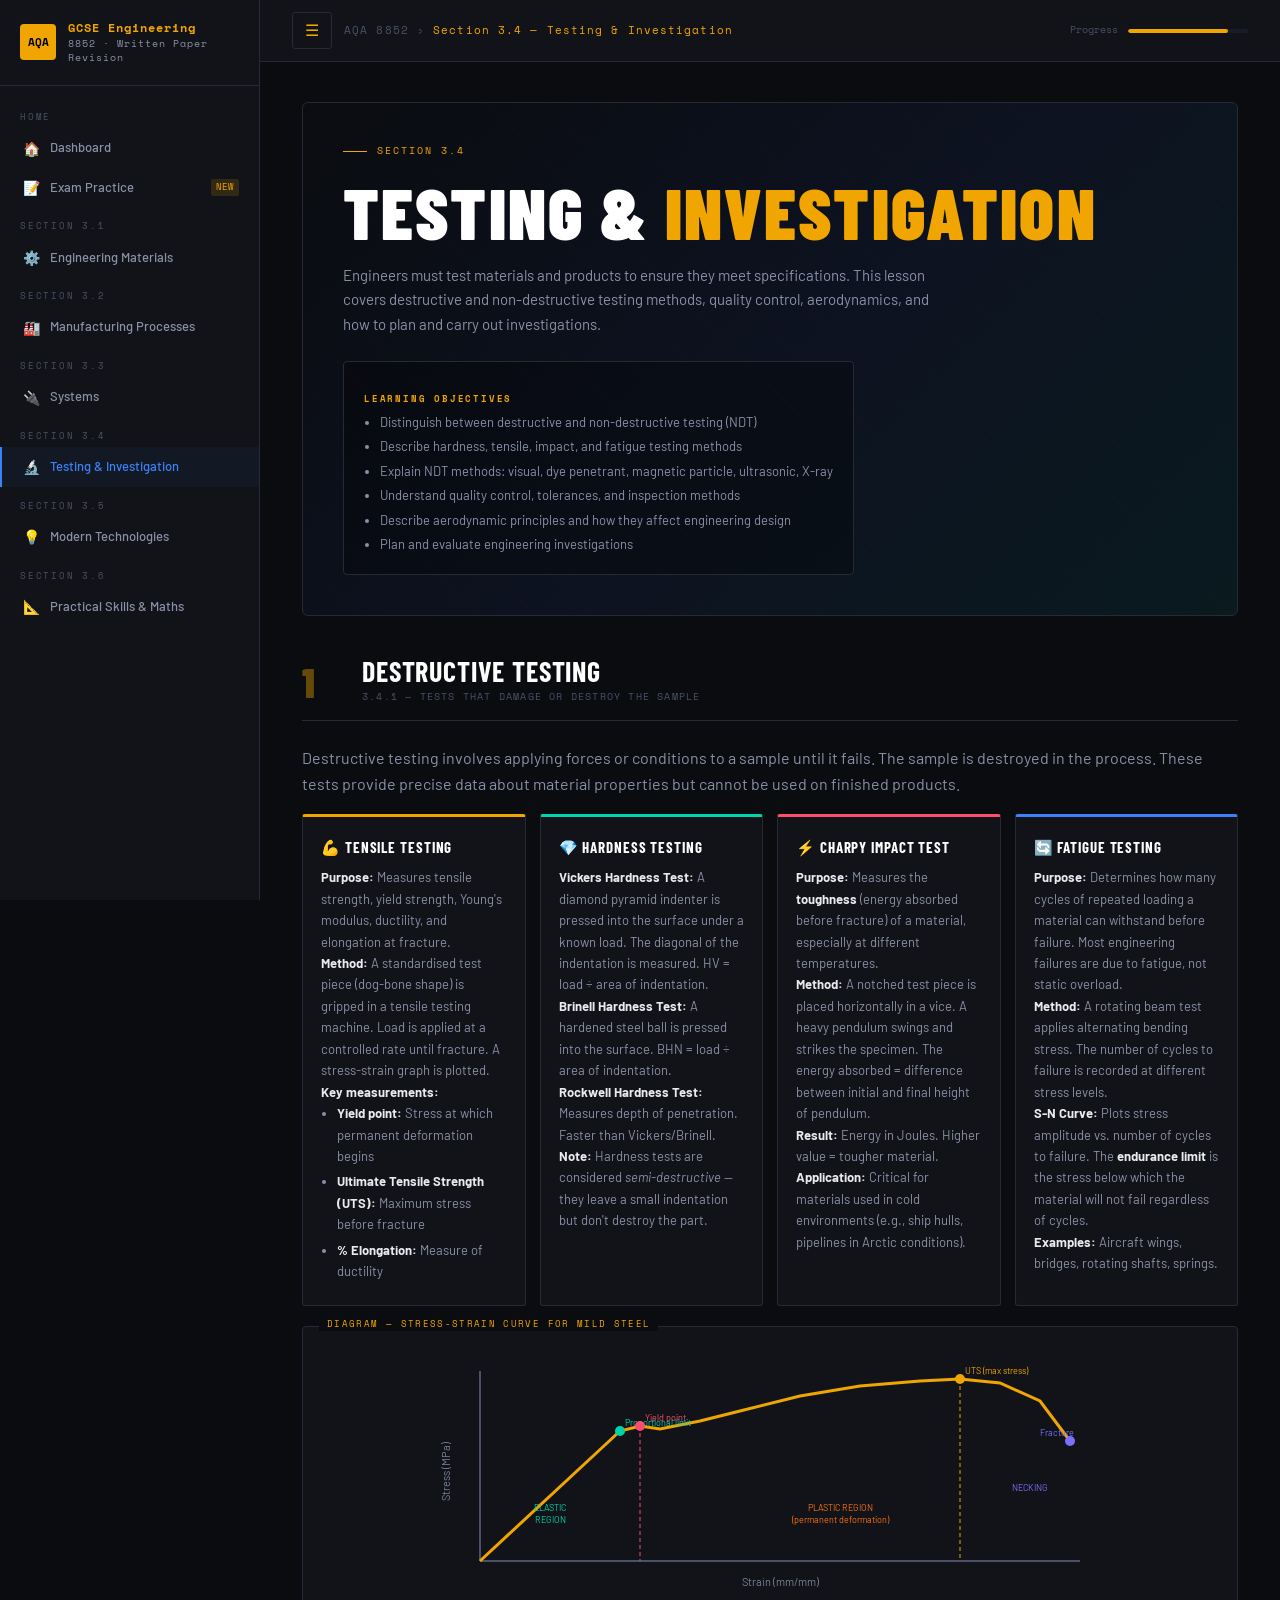
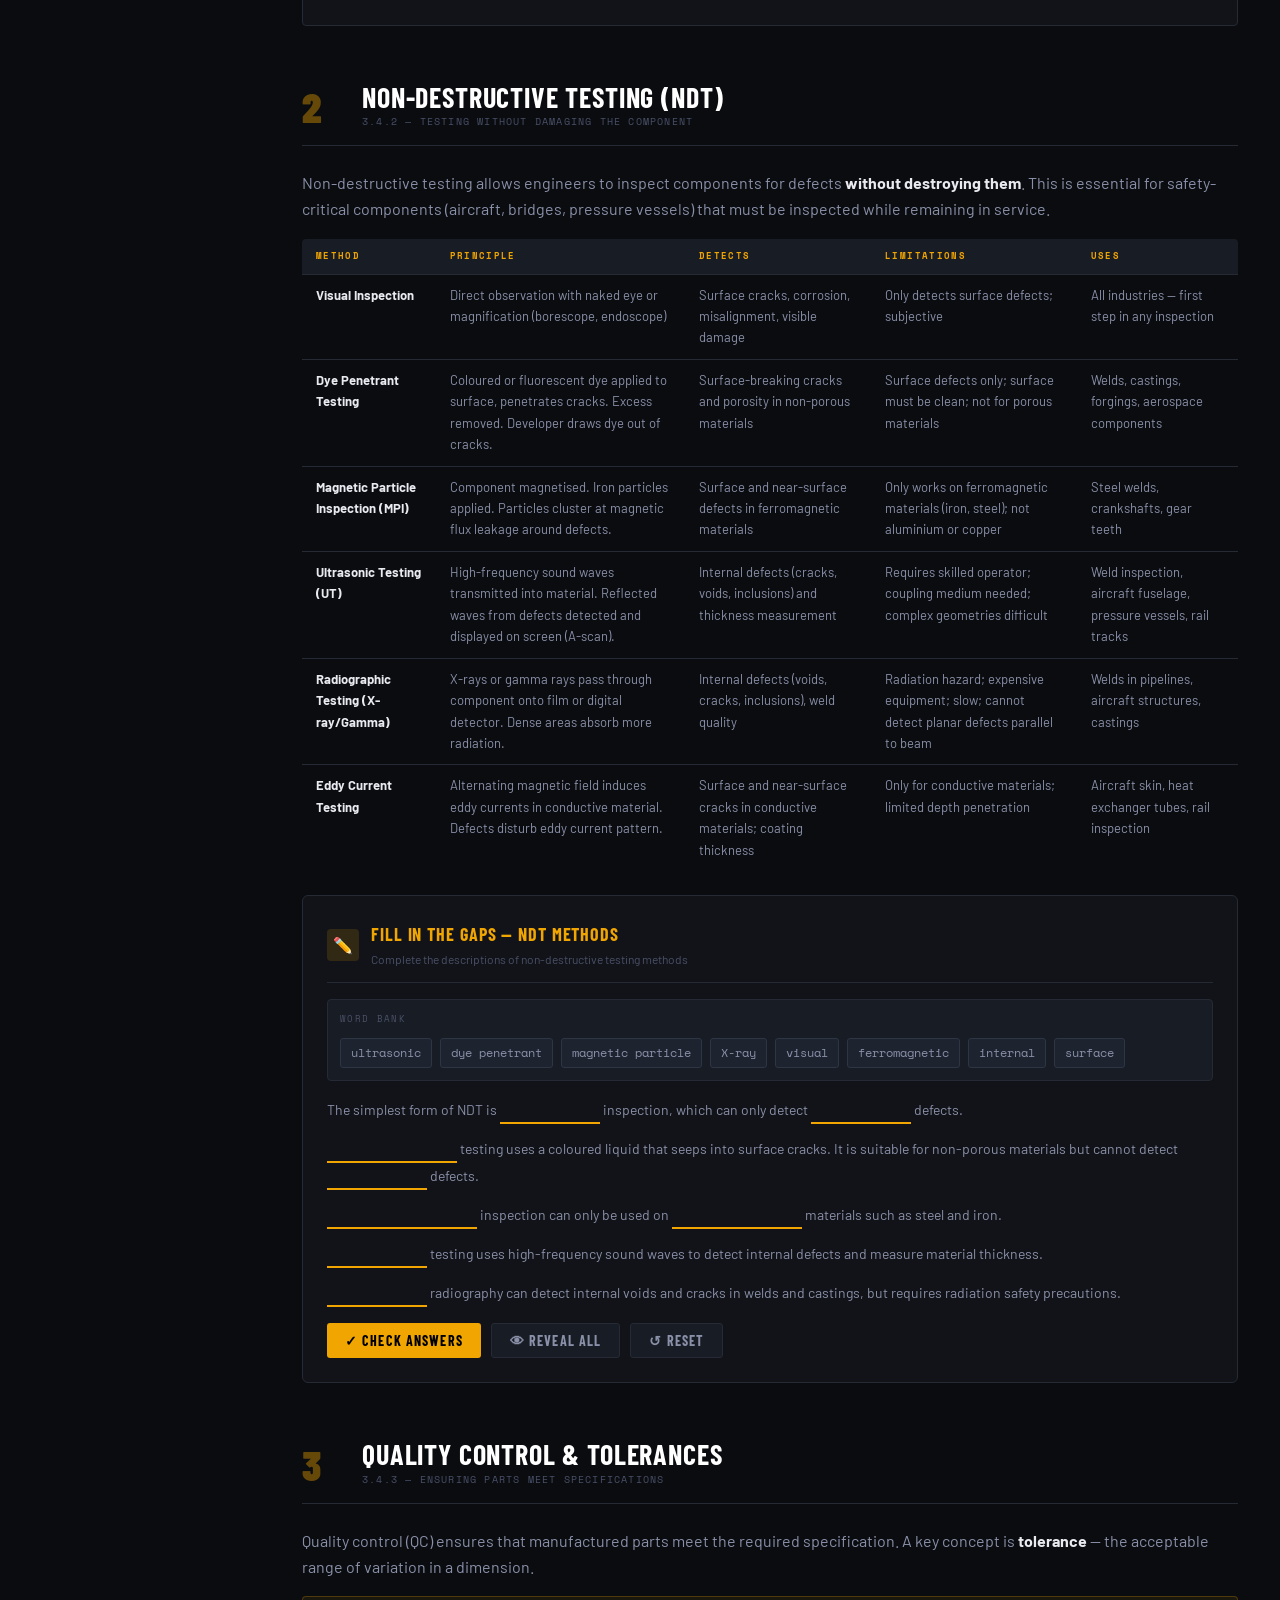
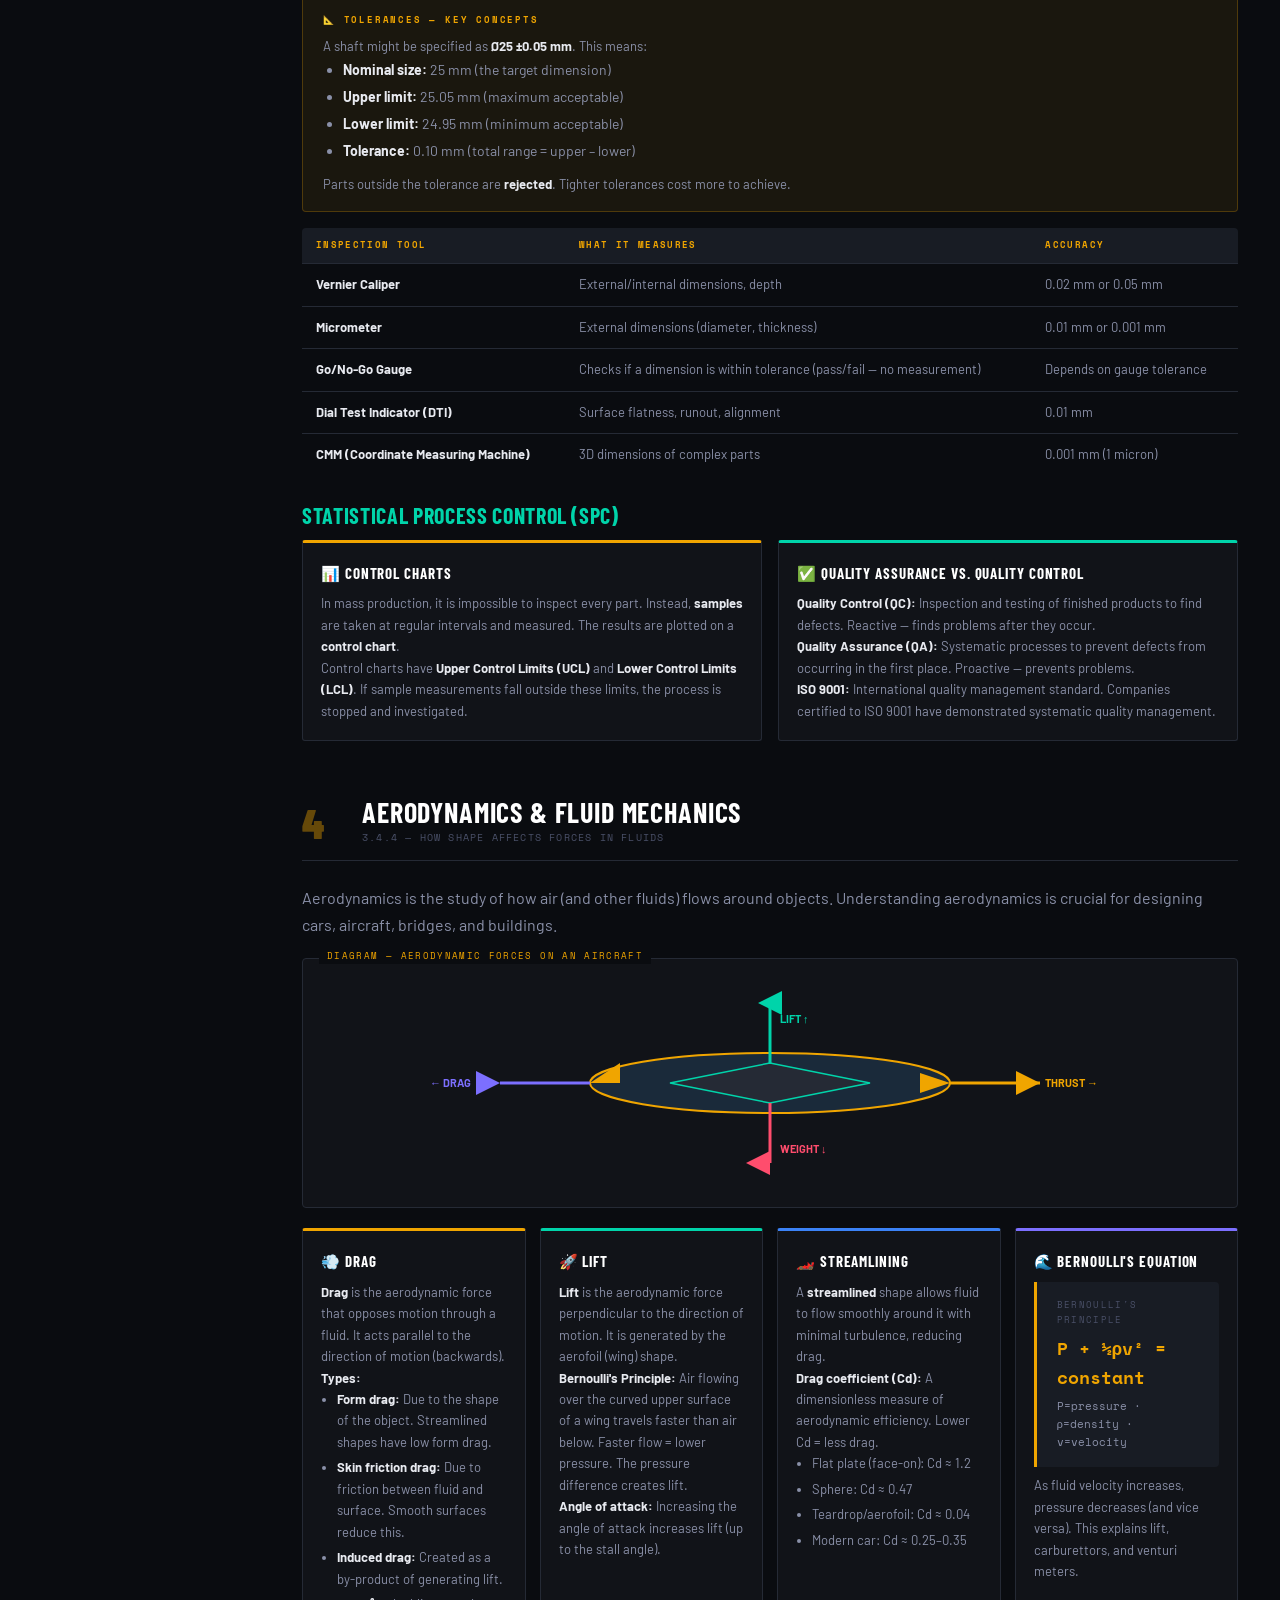
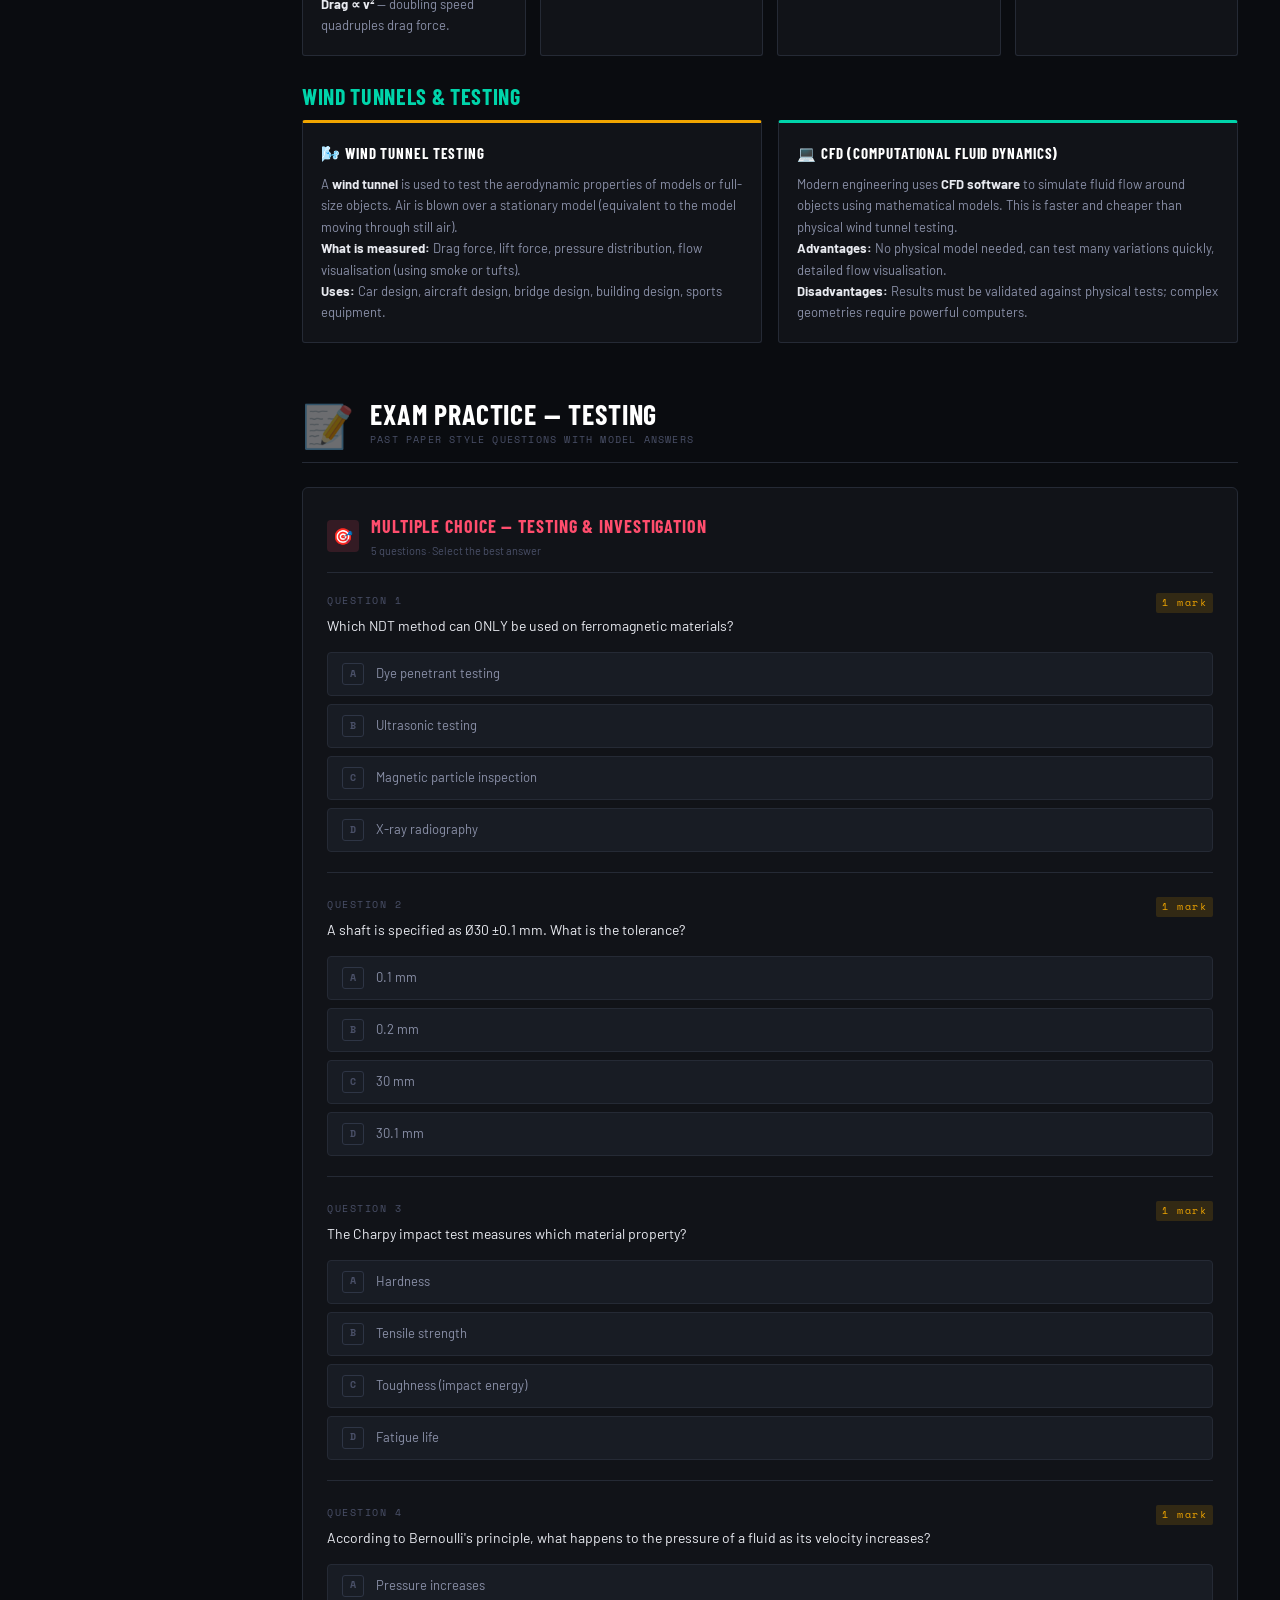
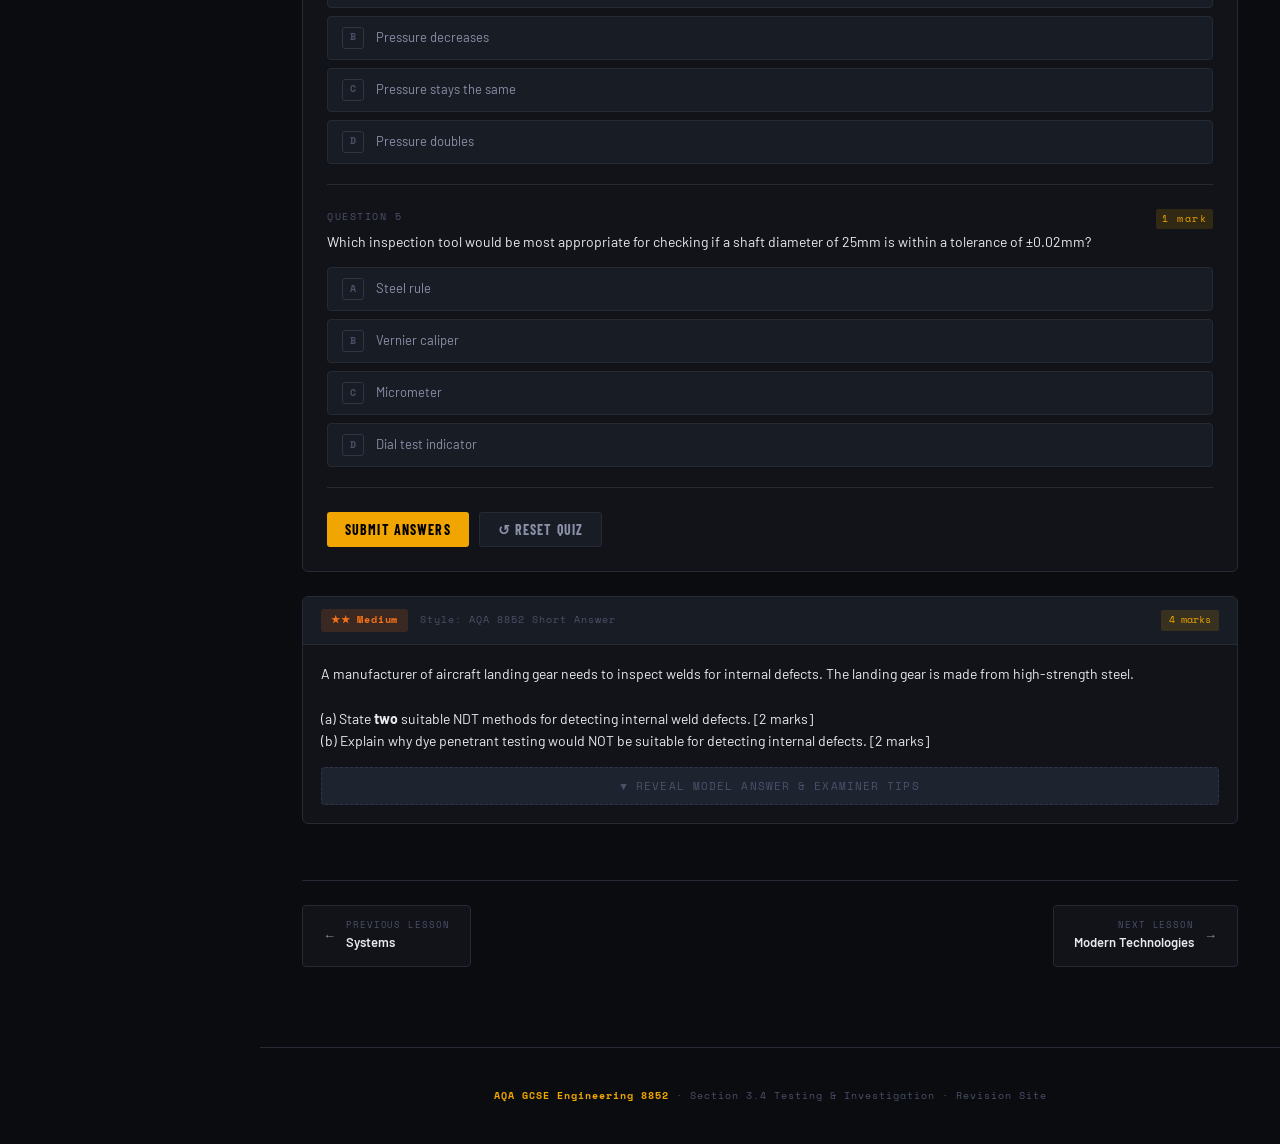
<file: lessons/4-testing.html>
<!DOCTYPE html>
<html lang="en">
<head>
<meta charset="UTF-8">
<meta name="viewport" content="width=device-width, initial-scale=1.0">
<title>Testing & Investigation — AQA GCSE Engineering 8852</title>
<link rel="preconnect" href="https://fonts.googleapis.com">
<link href="https://fonts.googleapis.com/css2?family=Space+Mono:ital,wght@0,400;0,700;1,400&family=Barlow+Condensed:wght@300;400;600;700;900&family=Barlow:wght@300;400;500;600&display=swap" rel="stylesheet">
<link rel="stylesheet" href="../css/style.css">
</head>
<body>
<button class="hamburger" onclick="toggleSidebar()">☰</button>
<div class="page-wrapper">
  <aside class="sidebar"></aside>
  <div class="main-content">
    <div class="topbar">
      <button class="hamburger" onclick="toggleSidebar()" style="display:block;position:static;margin:0;">☰</button>
      <div class="topbar-breadcrumb">AQA 8852 › <span>Section 3.4 — Testing & Investigation</span></div>
      <div class="topbar-progress">
        <span class="topbar-progress-label">Progress</span>
        <div class="topbar-progress-bar"><div class="topbar-progress-fill" style="width:66%"></div></div>
      </div>
    </div>
    <div class="content-inner">

      <div class="lesson-hero">
        <div class="lesson-hero-tag">Section 3.4</div>
        <h1>Testing &amp; <span>Investigation</span></h1>
        <p class="lesson-hero-desc">Engineers must test materials and products to ensure they meet specifications. This lesson covers destructive and non-destructive testing methods, quality control, aerodynamics, and how to plan and carry out investigations.</p>
        <div class="lesson-hero-objectives">
          <h4>Learning Objectives</h4>
          <ul>
            <li>Distinguish between destructive and non-destructive testing (NDT)</li>
            <li>Describe hardness, tensile, impact, and fatigue testing methods</li>
            <li>Explain NDT methods: visual, dye penetrant, magnetic particle, ultrasonic, X-ray</li>
            <li>Understand quality control, tolerances, and inspection methods</li>
            <li>Describe aerodynamic principles and how they affect engineering design</li>
            <li>Plan and evaluate engineering investigations</li>
          </ul>
        </div>
      </div>

      <!-- DESTRUCTIVE TESTING -->
      <div class="lesson-section" id="destructive">
        <div class="lesson-section-header">
          <div class="section-number">1</div>
          <div class="section-title-block">
            <h2>Destructive Testing</h2>
            <small>3.4.1 — Tests that damage or destroy the sample</small>
          </div>
        </div>
        <p>Destructive testing involves applying forces or conditions to a sample until it fails. The sample is destroyed in the process. These tests provide precise data about material properties but cannot be used on finished products.</p>

        <div class="card-grid">
          <div class="card">
            <div class="card-title">💪 Tensile Testing</div>
            <p><strong>Purpose:</strong> Measures tensile strength, yield strength, Young's modulus, ductility, and elongation at fracture.</p>
            <p><strong>Method:</strong> A standardised test piece (dog-bone shape) is gripped in a tensile testing machine. Load is applied at a controlled rate until fracture. A stress-strain graph is plotted.</p>
            <p><strong>Key measurements:</strong></p>
            <ul>
              <li><strong>Yield point:</strong> Stress at which permanent deformation begins</li>
              <li><strong>Ultimate Tensile Strength (UTS):</strong> Maximum stress before fracture</li>
              <li><strong>% Elongation:</strong> Measure of ductility</li>
            </ul>
          </div>
          <div class="card green">
            <div class="card-title">💎 Hardness Testing</div>
            <p><strong>Vickers Hardness Test:</strong> A diamond pyramid indenter is pressed into the surface under a known load. The diagonal of the indentation is measured. HV = load ÷ area of indentation.</p>
            <p><strong>Brinell Hardness Test:</strong> A hardened steel ball is pressed into the surface. BHN = load ÷ area of indentation.</p>
            <p><strong>Rockwell Hardness Test:</strong> Measures depth of penetration. Faster than Vickers/Brinell.</p>
            <p><strong>Note:</strong> Hardness tests are considered <em>semi-destructive</em> — they leave a small indentation but don't destroy the part.</p>
          </div>
          <div class="card red">
            <div class="card-title">⚡ Charpy Impact Test</div>
            <p><strong>Purpose:</strong> Measures the <strong>toughness</strong> (energy absorbed before fracture) of a material, especially at different temperatures.</p>
            <p><strong>Method:</strong> A notched test piece is placed horizontally in a vice. A heavy pendulum swings and strikes the specimen. The energy absorbed = difference between initial and final height of pendulum.</p>
            <p><strong>Result:</strong> Energy in Joules. Higher value = tougher material.</p>
            <p><strong>Application:</strong> Critical for materials used in cold environments (e.g., ship hulls, pipelines in Arctic conditions).</p>
          </div>
          <div class="card blue">
            <div class="card-title">🔄 Fatigue Testing</div>
            <p><strong>Purpose:</strong> Determines how many cycles of repeated loading a material can withstand before failure. Most engineering failures are due to fatigue, not static overload.</p>
            <p><strong>Method:</strong> A rotating beam test applies alternating bending stress. The number of cycles to failure is recorded at different stress levels.</p>
            <p><strong>S-N Curve:</strong> Plots stress amplitude vs. number of cycles to failure. The <strong>endurance limit</strong> is the stress below which the material will not fail regardless of cycles.</p>
            <p><strong>Examples:</strong> Aircraft wings, bridges, rotating shafts, springs.</p>
          </div>
        </div>

        <!-- Stress-Strain Diagram -->
        <div class="diagram-box">
          <span class="diagram-label">DIAGRAM — Stress-Strain Curve for Mild Steel</span>
          <svg width="100%" height="250" viewBox="0 0 700 250" style="font-family:'Barlow',sans-serif;font-size:11px;">
            <!-- Axes -->
            <line x1="60" y1="20" x2="60" y2="210" stroke="#4a5068" stroke-width="2"/>
            <line x1="60" y1="210" x2="660" y2="210" stroke="#4a5068" stroke-width="2"/>
            <text x="30" y="120" text-anchor="middle" fill="#7a8099" transform="rotate(-90,30,120)">Stress (MPa)</text>
            <text x="360" y="235" text-anchor="middle" fill="#7a8099">Strain (mm/mm)</text>
            <!-- Curve -->
            <polyline points="60,210 200,80 220,75 240,78 280,70 320,60 380,45 440,35 500,30 540,28 580,32 620,50 650,90" fill="none" stroke="#f0a500" stroke-width="3"/>
            <!-- Key points -->
            <!-- Proportional limit -->
            <circle cx="200" cy="80" r="5" fill="#00d4aa"/>
            <text x="205" y="75" fill="#00d4aa" font-size="9">Proportional limit</text>
            <!-- Yield point -->
            <circle cx="220" cy="75" r="5" fill="#ff4d6d"/>
            <text x="225" y="70" fill="#ff4d6d" font-size="9">Yield point</text>
            <line x1="220" y1="75" x2="220" y2="210" stroke="#ff4d6d" stroke-width="1" stroke-dasharray="4,3"/>
            <!-- UTS -->
            <circle cx="540" cy="28" r="5" fill="#f0a500"/>
            <text x="545" y="23" fill="#f0a500" font-size="9">UTS (max stress)</text>
            <line x1="540" y1="28" x2="540" y2="210" stroke="#f0a500" stroke-width="1" stroke-dasharray="4,3"/>
            <!-- Fracture -->
            <circle cx="650" cy="90" r="5" fill="#7c6fff"/>
            <text x="620" y="85" fill="#7c6fff" font-size="9">Fracture</text>
            <!-- Elastic region label -->
            <text x="130" y="160" text-anchor="middle" fill="#00d4aa" font-size="9">ELASTIC</text>
            <text x="130" y="172" text-anchor="middle" fill="#00d4aa" font-size="9">REGION</text>
            <!-- Plastic region label -->
            <text x="420" y="160" text-anchor="middle" fill="#f97316" font-size="9">PLASTIC REGION</text>
            <text x="420" y="172" text-anchor="middle" fill="#f97316" font-size="9">(permanent deformation)</text>
            <!-- Necking label -->
            <text x="610" y="140" text-anchor="middle" fill="#7c6fff" font-size="9">NECKING</text>
          </svg>
        </div>
      </div>

      <!-- NON-DESTRUCTIVE TESTING -->
      <div class="lesson-section" id="ndt">
        <div class="lesson-section-header">
          <div class="section-number">2</div>
          <div class="section-title-block">
            <h2>Non-Destructive Testing (NDT)</h2>
            <small>3.4.2 — Testing without damaging the component</small>
          </div>
        </div>
        <p>Non-destructive testing allows engineers to inspect components for defects <strong>without destroying them</strong>. This is essential for safety-critical components (aircraft, bridges, pressure vessels) that must be inspected while remaining in service.</p>

        <div class="table-wrap">
          <table>
            <thead><tr><th>Method</th><th>Principle</th><th>Detects</th><th>Limitations</th><th>Uses</th></tr></thead>
            <tbody>
              <tr>
                <td><strong>Visual Inspection</strong></td>
                <td>Direct observation with naked eye or magnification (borescope, endoscope)</td>
                <td>Surface cracks, corrosion, misalignment, visible damage</td>
                <td>Only detects surface defects; subjective</td>
                <td>All industries — first step in any inspection</td>
              </tr>
              <tr>
                <td><strong>Dye Penetrant Testing</strong></td>
                <td>Coloured or fluorescent dye applied to surface, penetrates cracks. Excess removed. Developer draws dye out of cracks.</td>
                <td>Surface-breaking cracks and porosity in non-porous materials</td>
                <td>Surface defects only; surface must be clean; not for porous materials</td>
                <td>Welds, castings, forgings, aerospace components</td>
              </tr>
              <tr>
                <td><strong>Magnetic Particle Inspection (MPI)</strong></td>
                <td>Component magnetised. Iron particles applied. Particles cluster at magnetic flux leakage around defects.</td>
                <td>Surface and near-surface defects in ferromagnetic materials</td>
                <td>Only works on ferromagnetic materials (iron, steel); not aluminium or copper</td>
                <td>Steel welds, crankshafts, gear teeth</td>
              </tr>
              <tr>
                <td><strong>Ultrasonic Testing (UT)</strong></td>
                <td>High-frequency sound waves transmitted into material. Reflected waves from defects detected and displayed on screen (A-scan).</td>
                <td>Internal defects (cracks, voids, inclusions) and thickness measurement</td>
                <td>Requires skilled operator; coupling medium needed; complex geometries difficult</td>
                <td>Weld inspection, aircraft fuselage, pressure vessels, rail tracks</td>
              </tr>
              <tr>
                <td><strong>Radiographic Testing (X-ray/Gamma)</strong></td>
                <td>X-rays or gamma rays pass through component onto film or digital detector. Dense areas absorb more radiation.</td>
                <td>Internal defects (voids, cracks, inclusions), weld quality</td>
                <td>Radiation hazard; expensive equipment; slow; cannot detect planar defects parallel to beam</td>
                <td>Welds in pipelines, aircraft structures, castings</td>
              </tr>
              <tr>
                <td><strong>Eddy Current Testing</strong></td>
                <td>Alternating magnetic field induces eddy currents in conductive material. Defects disturb eddy current pattern.</td>
                <td>Surface and near-surface cracks in conductive materials; coating thickness</td>
                <td>Only for conductive materials; limited depth penetration</td>
                <td>Aircraft skin, heat exchanger tubes, rail inspection</td>
              </tr>
            </tbody>
          </table>
        </div>

        <!-- Fill in the Gaps - NDT -->
        <div class="fitg-container">
          <div class="fitg-header">
            <div class="fitg-icon">✏️</div>
            <div>
              <div class="fitg-title">Fill in the Gaps — NDT Methods</div>
              <div class="fitg-subtitle">Complete the descriptions of non-destructive testing methods</div>
            </div>
          </div>
          <div class="fitg-word-bank">
            <div class="fitg-word-bank-label">Word Bank</div>
            <span class="word-chip" data-word="ultrasonic">ultrasonic</span>
            <span class="word-chip" data-word="dye penetrant">dye penetrant</span>
            <span class="word-chip" data-word="magnetic particle">magnetic particle</span>
            <span class="word-chip" data-word="X-ray">X-ray</span>
            <span class="word-chip" data-word="visual">visual</span>
            <span class="word-chip" data-word="ferromagnetic">ferromagnetic</span>
            <span class="word-chip" data-word="internal">internal</span>
            <span class="word-chip" data-word="surface">surface</span>
          </div>
          <div class="fitg-text">
            <p>The simplest form of NDT is <input class="fitg-input" data-answer="visual" style="width:80px"> inspection, which can only detect <input class="fitg-input" data-answer="surface" style="width:80px"> defects.</p>
            <p><input class="fitg-input" data-answer="dye penetrant" style="width:130px"> testing uses a coloured liquid that seeps into surface cracks. It is suitable for non-porous materials but cannot detect <input class="fitg-input" data-answer="internal" style="width:80px"> defects.</p>
            <p><input class="fitg-input" data-answer="magnetic particle" style="width:150px"> inspection can only be used on <input class="fitg-input" data-answer="ferromagnetic" style="width:130px"> materials such as steel and iron.</p>
            <p><input class="fitg-input" data-answer="ultrasonic" style="width:100px"> testing uses high-frequency sound waves to detect internal defects and measure material thickness.</p>
            <p><input class="fitg-input" data-answer="X-ray" style="width:70px"> radiography can detect internal voids and cracks in welds and castings, but requires radiation safety precautions.</p>
          </div>
          <div class="fitg-actions">
            <button class="btn btn-primary fitg-check-btn">✓ Check Answers</button>
            <button class="btn btn-secondary fitg-reveal-btn">👁 Reveal All</button>
            <button class="btn btn-secondary fitg-reset-btn">↺ Reset</button>
          </div>
          <div class="fitg-result"></div>
        </div>
      </div>

      <!-- QUALITY CONTROL -->
      <div class="lesson-section" id="quality">
        <div class="lesson-section-header">
          <div class="section-number">3</div>
          <div class="section-title-block">
            <h2>Quality Control & Tolerances</h2>
            <small>3.4.3 — Ensuring parts meet specifications</small>
          </div>
        </div>
        <p>Quality control (QC) ensures that manufactured parts meet the required specification. A key concept is <strong>tolerance</strong> — the acceptable range of variation in a dimension.</p>

        <div class="highlight-box yellow">
          <div class="highlight-title">📐 Tolerances — Key Concepts</div>
          <p>A shaft might be specified as <strong>Ø25 ±0.05 mm</strong>. This means:</p>
          <ul>
            <li><strong>Nominal size:</strong> 25 mm (the target dimension)</li>
            <li><strong>Upper limit:</strong> 25.05 mm (maximum acceptable)</li>
            <li><strong>Lower limit:</strong> 24.95 mm (minimum acceptable)</li>
            <li><strong>Tolerance:</strong> 0.10 mm (total range = upper – lower)</li>
          </ul>
          <p>Parts outside the tolerance are <strong>rejected</strong>. Tighter tolerances cost more to achieve.</p>
        </div>

        <div class="table-wrap">
          <table>
            <thead><tr><th>Inspection Tool</th><th>What it measures</th><th>Accuracy</th></tr></thead>
            <tbody>
              <tr><td><strong>Vernier Caliper</strong></td><td>External/internal dimensions, depth</td><td>0.02 mm or 0.05 mm</td></tr>
              <tr><td><strong>Micrometer</strong></td><td>External dimensions (diameter, thickness)</td><td>0.01 mm or 0.001 mm</td></tr>
              <tr><td><strong>Go/No-Go Gauge</strong></td><td>Checks if a dimension is within tolerance (pass/fail — no measurement)</td><td>Depends on gauge tolerance</td></tr>
              <tr><td><strong>Dial Test Indicator (DTI)</strong></td><td>Surface flatness, runout, alignment</td><td>0.01 mm</td></tr>
              <tr><td><strong>CMM (Coordinate Measuring Machine)</strong></td><td>3D dimensions of complex parts</td><td>0.001 mm (1 micron)</td></tr>
            </tbody>
          </table>
        </div>

        <h3>Statistical Process Control (SPC)</h3>
        <div class="two-col">
          <div class="card">
            <div class="card-title">📊 Control Charts</div>
            <p>In mass production, it is impossible to inspect every part. Instead, <strong>samples</strong> are taken at regular intervals and measured. The results are plotted on a <strong>control chart</strong>.</p>
            <p>Control charts have <strong>Upper Control Limits (UCL)</strong> and <strong>Lower Control Limits (LCL)</strong>. If sample measurements fall outside these limits, the process is stopped and investigated.</p>
          </div>
          <div class="card green">
            <div class="card-title">✅ Quality Assurance vs. Quality Control</div>
            <p><strong>Quality Control (QC):</strong> Inspection and testing of finished products to find defects. Reactive — finds problems after they occur.</p>
            <p><strong>Quality Assurance (QA):</strong> Systematic processes to prevent defects from occurring in the first place. Proactive — prevents problems.</p>
            <p><strong>ISO 9001:</strong> International quality management standard. Companies certified to ISO 9001 have demonstrated systematic quality management.</p>
          </div>
        </div>
      </div>

      <!-- AERODYNAMICS -->
      <div class="lesson-section" id="aerodynamics">
        <div class="lesson-section-header">
          <div class="section-number">4</div>
          <div class="section-title-block">
            <h2>Aerodynamics & Fluid Mechanics</h2>
            <small>3.4.4 — How shape affects forces in fluids</small>
          </div>
        </div>
        <p>Aerodynamics is the study of how air (and other fluids) flows around objects. Understanding aerodynamics is crucial for designing cars, aircraft, bridges, and buildings.</p>

        <div class="diagram-box">
          <span class="diagram-label">DIAGRAM — Aerodynamic Forces on an Aircraft</span>
          <svg width="100%" height="200" viewBox="0 0 700 200" style="font-family:'Barlow',sans-serif;font-size:11px;">
            <!-- Aircraft body -->
            <ellipse cx="350" cy="100" rx="180" ry="30" fill="#1a2a3a" stroke="#f0a500" stroke-width="2"/>
            <!-- Wings -->
            <polygon points="250,100 350,80 450,100 350,120" fill="#252a35" stroke="#00d4aa" stroke-width="1.5"/>
            <!-- Nose -->
            <polygon points="530,100 500,90 500,110" fill="#f0a500"/>
            <!-- Tail -->
            <polygon points="170,100 200,80 200,100" fill="#f0a500"/>
            <!-- Forces -->
            <!-- Lift (up) -->
            <line x1="350" y1="80" x2="350" y2="20" stroke="#00d4aa" stroke-width="3" marker-end="url(#arru)"/>
            <text x="360" y="40" fill="#00d4aa" font-size="11" font-weight="bold">LIFT ↑</text>
            <!-- Weight (down) -->
            <line x1="350" y1="120" x2="350" y2="180" stroke="#ff4d6d" stroke-width="3" marker-end="url(#arrd)"/>
            <text x="360" y="170" fill="#ff4d6d" font-size="11" font-weight="bold">WEIGHT ↓</text>
            <!-- Thrust (forward) -->
            <line x1="530" y1="100" x2="620" y2="100" stroke="#f0a500" stroke-width="3" marker-end="url(#arrf)"/>
            <text x="625" y="104" fill="#f0a500" font-size="11" font-weight="bold">THRUST →</text>
            <!-- Drag (backward) -->
            <line x1="170" y1="100" x2="80" y2="100" stroke="#7c6fff" stroke-width="3" marker-end="url(#arrb)"/>
            <text x="10" y="104" fill="#7c6fff" font-size="11" font-weight="bold">← DRAG</text>
            <defs>
              <marker id="arru" markerWidth="8" markerHeight="8" refX="4" refY="4" orient="auto"><path d="M0,8 L4,0 L8,8 z" fill="#00d4aa"/></marker>
              <marker id="arrd" markerWidth="8" markerHeight="8" refX="4" refY="0" orient="auto"><path d="M0,0 L4,8 L8,0 z" fill="#ff4d6d"/></marker>
              <marker id="arrf" markerWidth="8" markerHeight="8" refX="8" refY="4" orient="auto"><path d="M0,0 L8,4 L0,8 z" fill="#f0a500"/></marker>
              <marker id="arrb" markerWidth="8" markerHeight="8" refX="0" refY="4" orient="auto"><path d="M8,0 L0,4 L8,8 z" fill="#7c6fff"/></marker>
            </defs>
          </svg>
        </div>

        <div class="card-grid">
          <div class="card">
            <div class="card-title">💨 Drag</div>
            <p><strong>Drag</strong> is the aerodynamic force that opposes motion through a fluid. It acts parallel to the direction of motion (backwards).</p>
            <p><strong>Types:</strong></p>
            <ul>
              <li><strong>Form drag:</strong> Due to the shape of the object. Streamlined shapes have low form drag.</li>
              <li><strong>Skin friction drag:</strong> Due to friction between fluid and surface. Smooth surfaces reduce this.</li>
              <li><strong>Induced drag:</strong> Created as a by-product of generating lift.</li>
            </ul>
            <p><strong>Drag ∝ v²</strong> — doubling speed quadruples drag force.</p>
          </div>
          <div class="card green">
            <div class="card-title">🚀 Lift</div>
            <p><strong>Lift</strong> is the aerodynamic force perpendicular to the direction of motion. It is generated by the aerofoil (wing) shape.</p>
            <p><strong>Bernoulli's Principle:</strong> Air flowing over the curved upper surface of a wing travels faster than air below. Faster flow = lower pressure. The pressure difference creates lift.</p>
            <p><strong>Angle of attack:</strong> Increasing the angle of attack increases lift (up to the stall angle).</p>
          </div>
          <div class="card blue">
            <div class="card-title">🏎️ Streamlining</div>
            <p>A <strong>streamlined</strong> shape allows fluid to flow smoothly around it with minimal turbulence, reducing drag.</p>
            <p><strong>Drag coefficient (Cd):</strong> A dimensionless measure of aerodynamic efficiency. Lower Cd = less drag.</p>
            <ul>
              <li>Flat plate (face-on): Cd ≈ 1.2</li>
              <li>Sphere: Cd ≈ 0.47</li>
              <li>Teardrop/aerofoil: Cd ≈ 0.04</li>
              <li>Modern car: Cd ≈ 0.25–0.35</li>
            </ul>
          </div>
          <div class="card purple">
            <div class="card-title">🌊 Bernoulli's Equation</div>
            <div class="formula-box" style="margin:8px 0;">
              <div class="formula-name">Bernoulli's Principle</div>
              <div class="formula-eq">P + ½ρv² = constant</div>
              <div class="formula-units">P=pressure · ρ=density · v=velocity</div>
            </div>
            <p>As fluid velocity increases, pressure decreases (and vice versa). This explains lift, carburettors, and venturi meters.</p>
          </div>
        </div>

        <h3>Wind Tunnels & Testing</h3>
        <div class="two-col">
          <div class="card">
            <div class="card-title">🌬️ Wind Tunnel Testing</div>
            <p>A <strong>wind tunnel</strong> is used to test the aerodynamic properties of models or full-size objects. Air is blown over a stationary model (equivalent to the model moving through still air).</p>
            <p><strong>What is measured:</strong> Drag force, lift force, pressure distribution, flow visualisation (using smoke or tufts).</p>
            <p><strong>Uses:</strong> Car design, aircraft design, bridge design, building design, sports equipment.</p>
          </div>
          <div class="card green">
            <div class="card-title">💻 CFD (Computational Fluid Dynamics)</div>
            <p>Modern engineering uses <strong>CFD software</strong> to simulate fluid flow around objects using mathematical models. This is faster and cheaper than physical wind tunnel testing.</p>
            <p><strong>Advantages:</strong> No physical model needed, can test many variations quickly, detailed flow visualisation.</p>
            <p><strong>Disadvantages:</strong> Results must be validated against physical tests; complex geometries require powerful computers.</p>
          </div>
        </div>
      </div>

      <!-- EXAM PRACTICE -->
      <div class="lesson-section">
        <div class="lesson-section-header">
          <div class="section-number">📝</div>
          <div class="section-title-block">
            <h2>Exam Practice — Testing</h2>
            <small>Past paper style questions with model answers</small>
          </div>
        </div>

        <div class="quiz-container">
          <div class="quiz-header">
            <div class="quiz-icon">🎯</div>
            <div>
              <div class="quiz-title">Multiple Choice — Testing & Investigation</div>
              <div class="quiz-meta">5 questions · Select the best answer</div>
            </div>
          </div>

          <div class="quiz-question-block">
            <div class="quiz-q-number">QUESTION 1 <span class="quiz-q-marks">1 mark</span></div>
            <div class="quiz-q-text">Which NDT method can ONLY be used on ferromagnetic materials?</div>
            <div class="quiz-options">
              <div class="quiz-option" data-correct="false"><span class="quiz-option-letter">A</span> Dye penetrant testing</div>
              <div class="quiz-option" data-correct="false"><span class="quiz-option-letter">B</span> Ultrasonic testing</div>
              <div class="quiz-option" data-correct="true"><span class="quiz-option-letter">C</span> Magnetic particle inspection</div>
              <div class="quiz-option" data-correct="false"><span class="quiz-option-letter">D</span> X-ray radiography</div>
            </div>
            <div class="quiz-feedback">
              <div>✓ Correct! Magnetic particle inspection requires the material to be magnetised, which is only possible with ferromagnetic materials (iron, steel, nickel).</div>
              <div class="examiner-tip">💡 Examiner tip: MPI = ferromagnetic only. Dye penetrant = non-porous surface defects. UT = internal defects in any material. X-ray = internal defects, radiation hazard.</div>
            </div>
          </div>

          <div class="quiz-question-block">
            <div class="quiz-q-number">QUESTION 2 <span class="quiz-q-marks">1 mark</span></div>
            <div class="quiz-q-text">A shaft is specified as Ø30 ±0.1 mm. What is the tolerance?</div>
            <div class="quiz-options">
              <div class="quiz-option" data-correct="false"><span class="quiz-option-letter">A</span> 0.1 mm</div>
              <div class="quiz-option" data-correct="true"><span class="quiz-option-letter">B</span> 0.2 mm</div>
              <div class="quiz-option" data-correct="false"><span class="quiz-option-letter">C</span> 30 mm</div>
              <div class="quiz-option" data-correct="false"><span class="quiz-option-letter">D</span> 30.1 mm</div>
            </div>
            <div class="quiz-feedback">
              <div>✓ Correct! Tolerance = Upper limit − Lower limit = 30.1 − 29.9 = 0.2 mm. The ±0.1 means 0.1 above AND 0.1 below the nominal size.</div>
              <div class="examiner-tip">💡 Examiner tip: Tolerance = total range = (nominal + upper deviation) − (nominal − lower deviation) = 2 × deviation for symmetric tolerances.</div>
            </div>
          </div>

          <div class="quiz-question-block">
            <div class="quiz-q-number">QUESTION 3 <span class="quiz-q-marks">1 mark</span></div>
            <div class="quiz-q-text">The Charpy impact test measures which material property?</div>
            <div class="quiz-options">
              <div class="quiz-option" data-correct="false"><span class="quiz-option-letter">A</span> Hardness</div>
              <div class="quiz-option" data-correct="false"><span class="quiz-option-letter">B</span> Tensile strength</div>
              <div class="quiz-option" data-correct="true"><span class="quiz-option-letter">C</span> Toughness (impact energy)</div>
              <div class="quiz-option" data-correct="false"><span class="quiz-option-letter">D</span> Fatigue life</div>
            </div>
            <div class="quiz-feedback">
              <div>✓ Correct! The Charpy test measures toughness — the energy absorbed before fracture. The result is given in Joules.</div>
              <div class="examiner-tip">💡 Examiner tip: Charpy = toughness. Vickers/Brinell = hardness. Tensile test = tensile strength, ductility, Young's modulus. Rotating beam = fatigue.</div>
            </div>
          </div>

          <div class="quiz-question-block">
            <div class="quiz-q-number">QUESTION 4 <span class="quiz-q-marks">1 mark</span></div>
            <div class="quiz-q-text">According to Bernoulli's principle, what happens to the pressure of a fluid as its velocity increases?</div>
            <div class="quiz-options">
              <div class="quiz-option" data-correct="false"><span class="quiz-option-letter">A</span> Pressure increases</div>
              <div class="quiz-option" data-correct="true"><span class="quiz-option-letter">B</span> Pressure decreases</div>
              <div class="quiz-option" data-correct="false"><span class="quiz-option-letter">C</span> Pressure stays the same</div>
              <div class="quiz-option" data-correct="false"><span class="quiz-option-letter">D</span> Pressure doubles</div>
            </div>
            <div class="quiz-feedback">
              <div>✓ Correct! Bernoulli's principle states that as fluid velocity increases, pressure decreases. This is the basis for how aircraft wings generate lift.</div>
              <div class="examiner-tip">💡 Examiner tip: Higher speed = lower pressure. This is why air flowing faster over the top of a wing creates lower pressure above, and the pressure difference generates lift.</div>
            </div>
          </div>

          <div class="quiz-question-block">
            <div class="quiz-q-number">QUESTION 5 <span class="quiz-q-marks">1 mark</span></div>
            <div class="quiz-q-text">Which inspection tool would be most appropriate for checking if a shaft diameter of 25mm is within a tolerance of ±0.02mm?</div>
            <div class="quiz-options">
              <div class="quiz-option" data-correct="false"><span class="quiz-option-letter">A</span> Steel rule</div>
              <div class="quiz-option" data-correct="false"><span class="quiz-option-letter">B</span> Vernier caliper</div>
              <div class="quiz-option" data-correct="true"><span class="quiz-option-letter">C</span> Micrometer</div>
              <div class="quiz-option" data-correct="false"><span class="quiz-option-letter">D</span> Dial test indicator</div>
            </div>
            <div class="quiz-feedback">
              <div>✓ Correct! A micrometer reads to 0.01mm (or 0.001mm for a digital micrometer), which is accurate enough for a ±0.02mm tolerance. A vernier caliper reads to 0.02mm — borderline, but a micrometer is more appropriate.</div>
              <div class="examiner-tip">💡 Examiner tip: Match the measuring tool accuracy to the tolerance. Rule of thumb: measuring tool should be at least 10× more accurate than the tolerance.</div>
            </div>
          </div>

          <div class="quiz-actions">
            <button class="btn btn-primary quiz-submit-btn">Submit Answers</button>
            <button class="btn btn-secondary quiz-reset-btn">↺ Reset Quiz</button>
          </div>
          <div class="quiz-score-display">
            <div class="quiz-score-num">0/5</div>
            <div class="quiz-score-label">Complete the quiz to see your score</div>
          </div>
        </div>

        <div class="past-paper-q">
          <div class="ppq-header">
            <span class="difficulty medium">★★ Medium</span>
            <span class="ppq-source">Style: AQA 8852 Short Answer</span>
            <span class="ppq-marks">4 marks</span>
          </div>
          <div class="ppq-body">
            <div class="ppq-question">A manufacturer of aircraft landing gear needs to inspect welds for internal defects. The landing gear is made from high-strength steel.<br><br>(a) State <strong>two</strong> suitable NDT methods for detecting internal weld defects. [2 marks]<br>(b) Explain why dye penetrant testing would NOT be suitable for detecting internal defects. [2 marks]</div>
            <button class="ppq-reveal-btn">▼ REVEAL MODEL ANSWER & EXAMINER TIPS</button>
            <div class="ppq-model-answer">
              <div class="ppq-model-answer-title">Model Answer (4 marks)</div>
              <div class="ppq-model-answer-text">
                (a) Any two of: <strong>Ultrasonic testing</strong> (1) / <strong>X-ray/Gamma radiography</strong> (1) / <strong>Magnetic particle inspection</strong> (for near-surface defects in steel) (1)<br><br>
                (b) Dye penetrant testing only detects <strong>surface-breaking defects</strong> (1). Internal defects are not connected to the surface, so the dye cannot penetrate into them (1). Therefore it would not reveal cracks or voids that are entirely within the weld metal (1).
              </div>
              <div class="ppq-examiner-tip">💡 Examiner tip: For "explain why NOT" questions, you must state what the method CAN do and then explain why that is insufficient for the requirement. One mark for stating it only detects surface defects, one mark for explaining why this means internal defects are missed.</div>
            </div>
          </div>
        </div>
      </div>

      <div class="lesson-nav">
        <a href="3-systems.html" class="lesson-nav-btn">
          <span>←</span>
          <div><span class="nav-label">Previous Lesson</span><span class="nav-title">Systems</span></div>
        </a>
        <a href="5-modern-tech.html" class="lesson-nav-btn">
          <div style="text-align:right"><span class="nav-label">Next Lesson</span><span class="nav-title">Modern Technologies</span></div>
          <span>→</span>
        </a>
      </div>
    </div>
    <footer><strong>AQA GCSE Engineering 8852</strong> · Section 3.4 Testing & Investigation · Revision Site</footer>
  </div>
</div>
<script src="../js/nav.js"></script>
<script src="../js/main.js"></script>
</body>
</html>
</file>
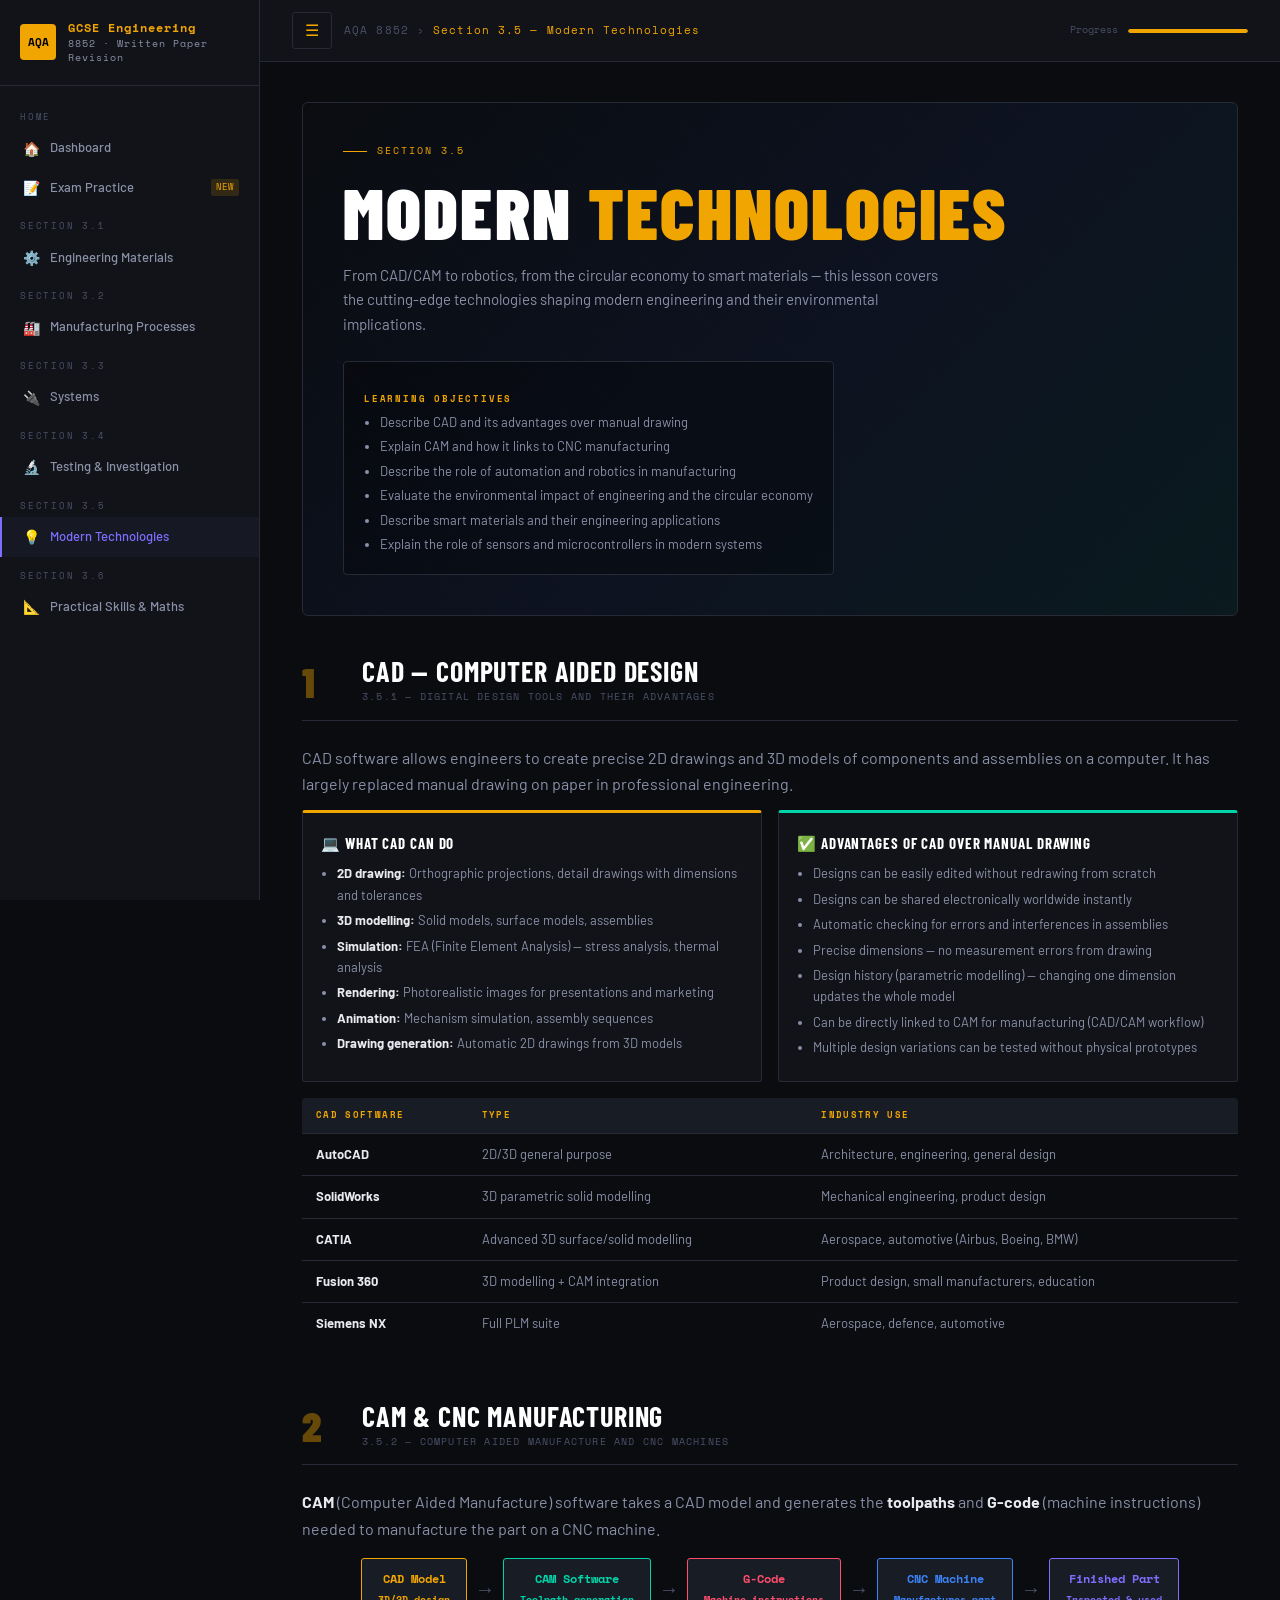
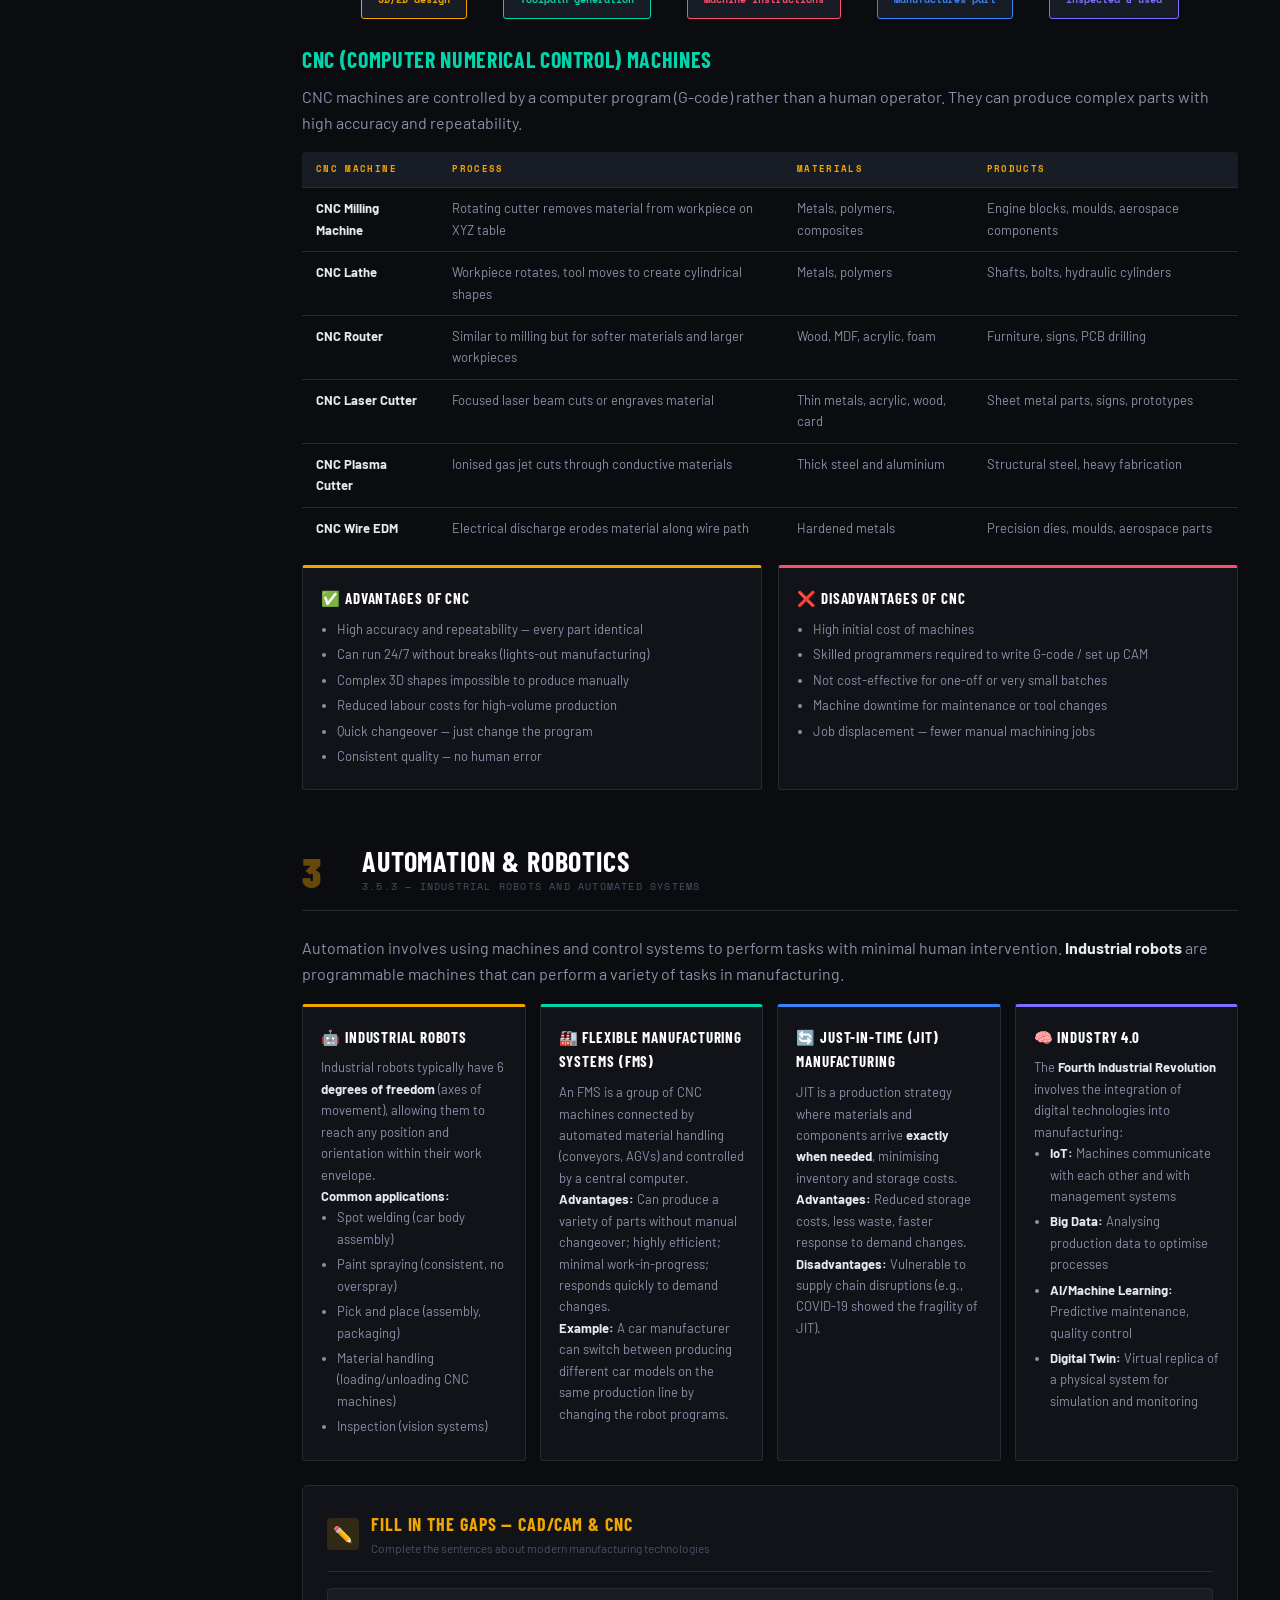
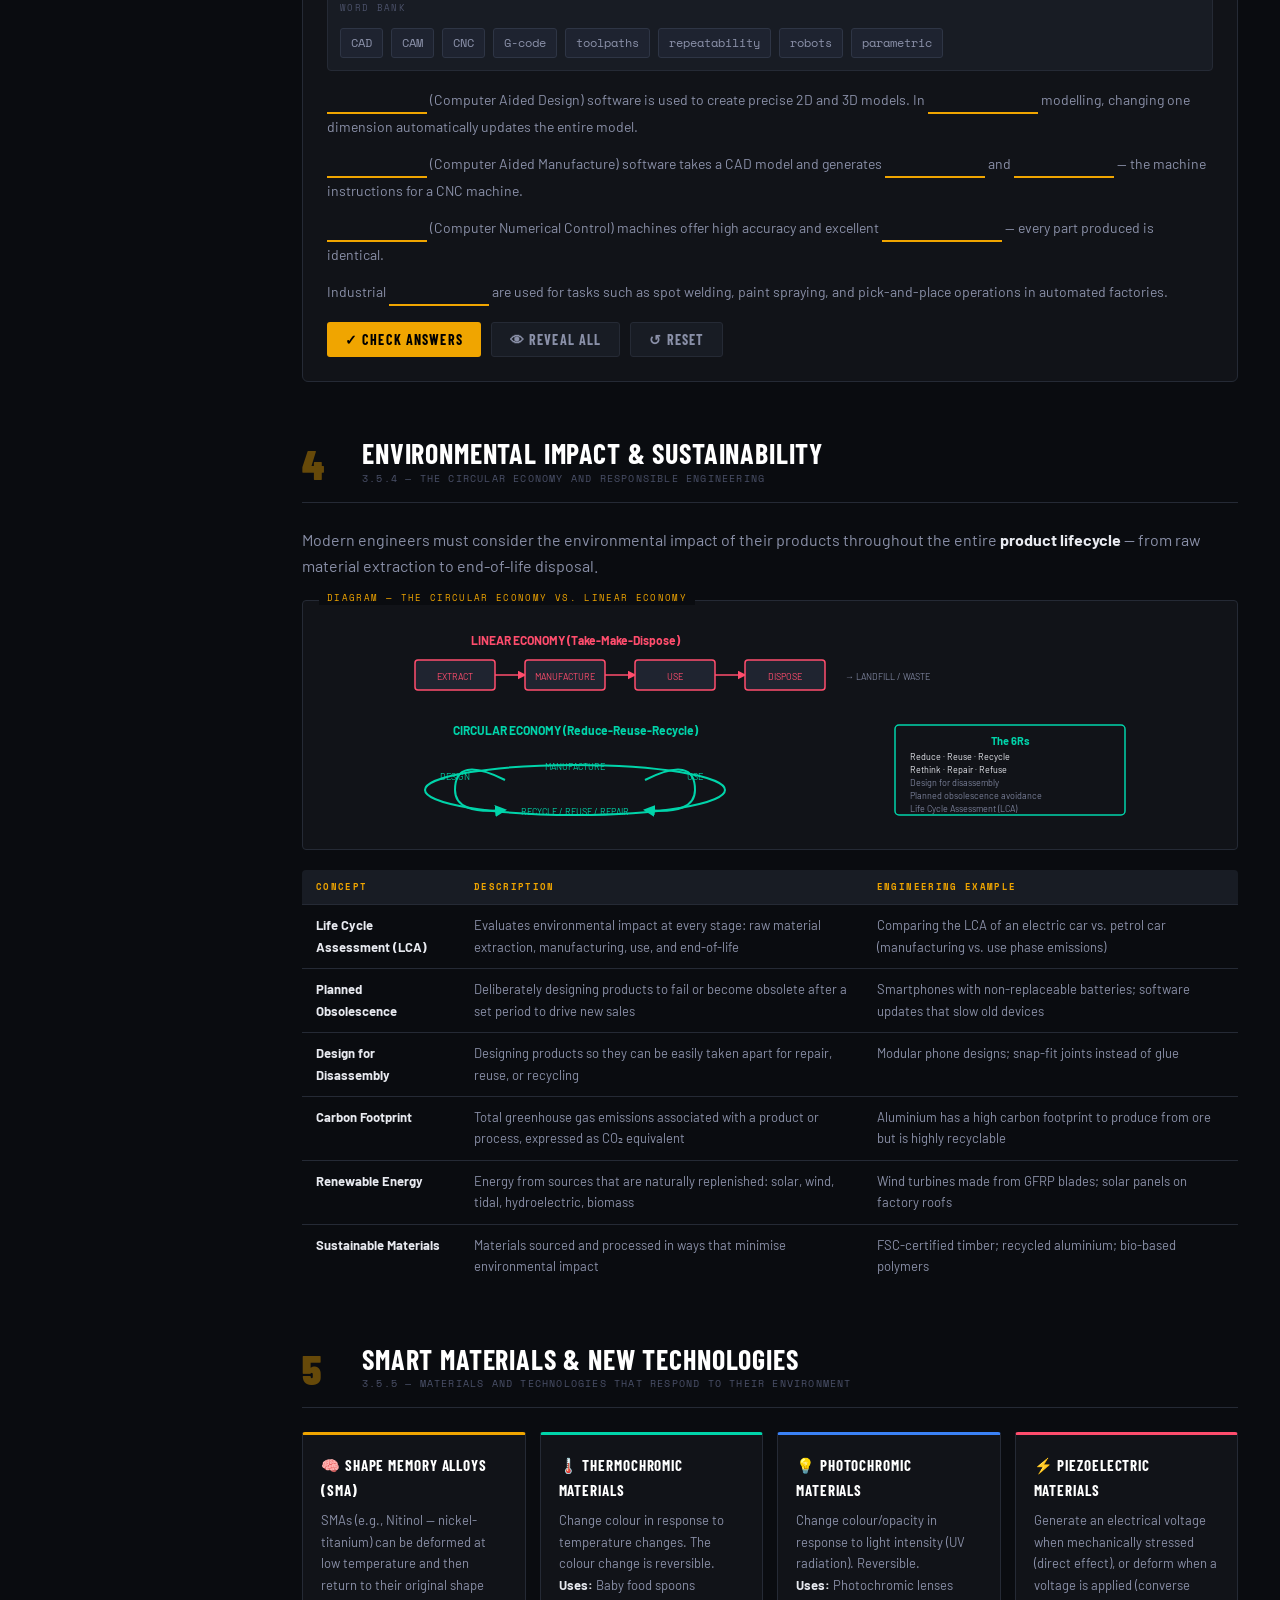
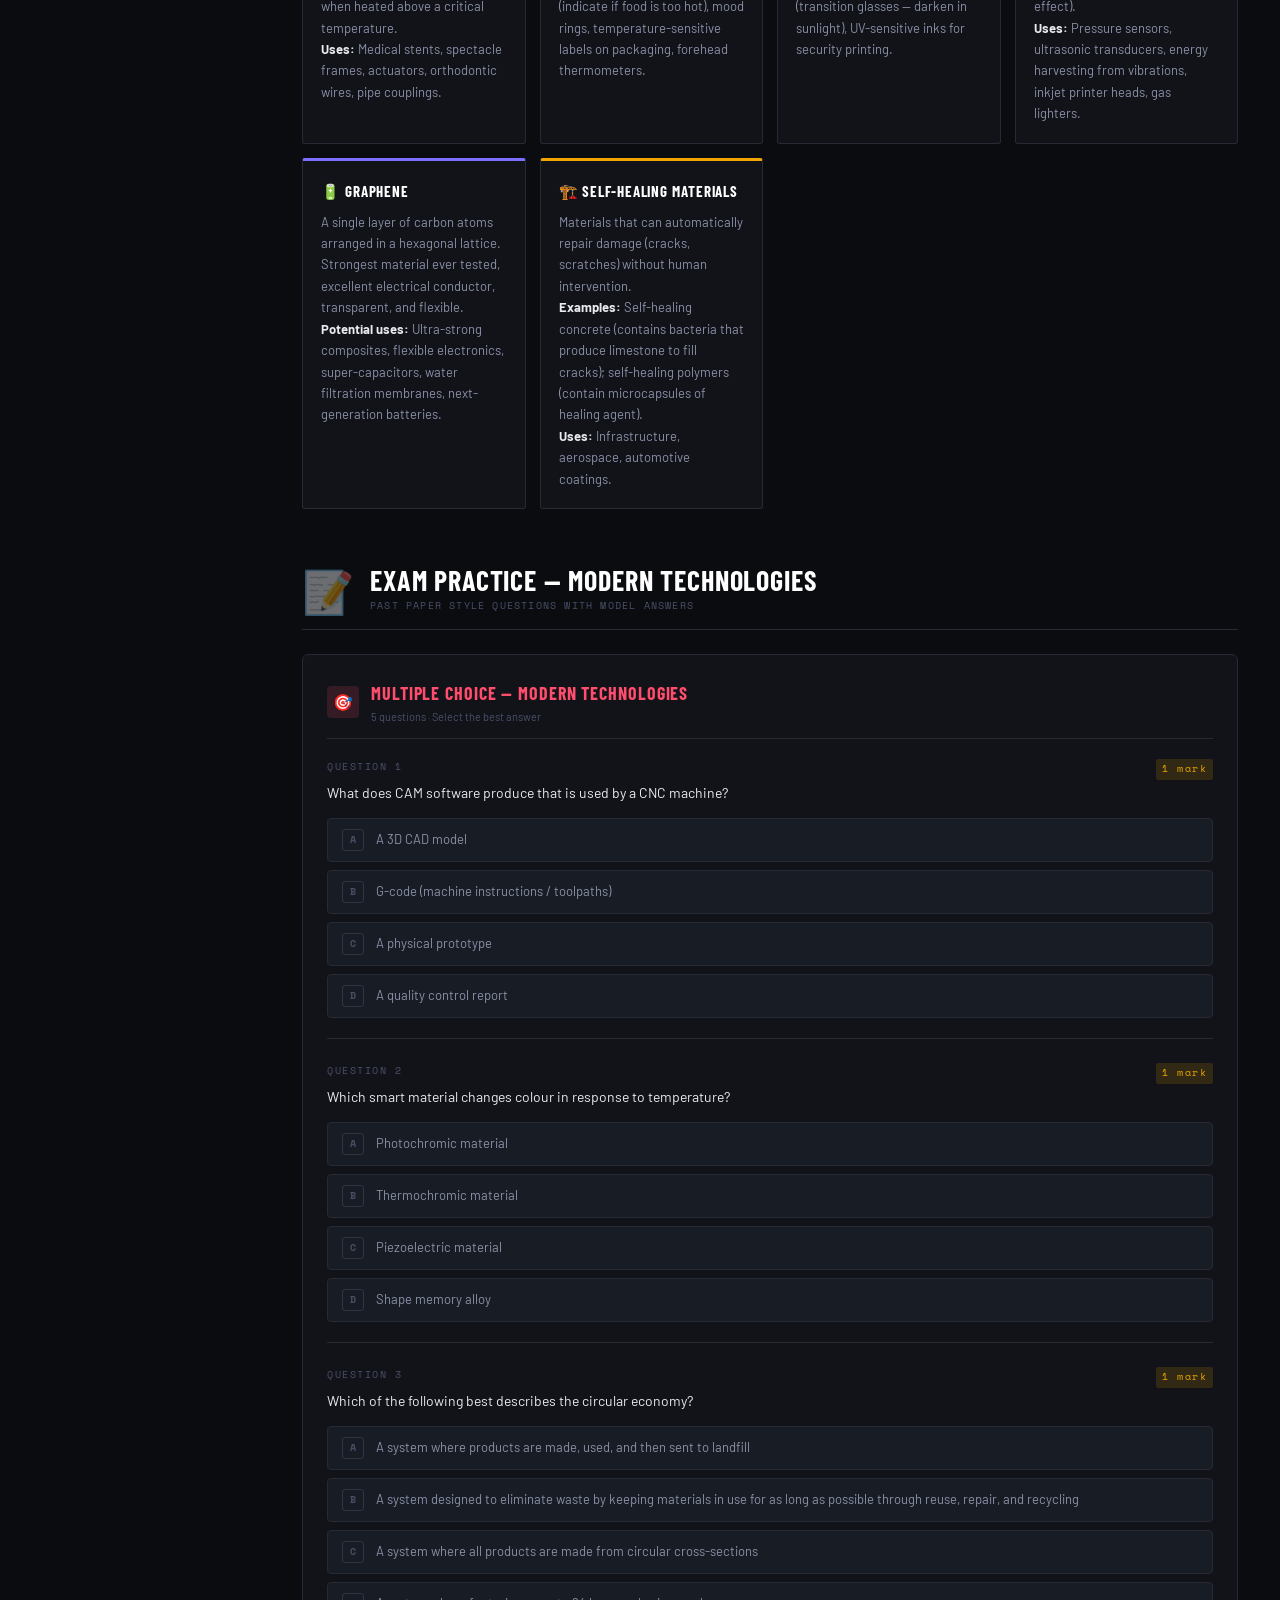
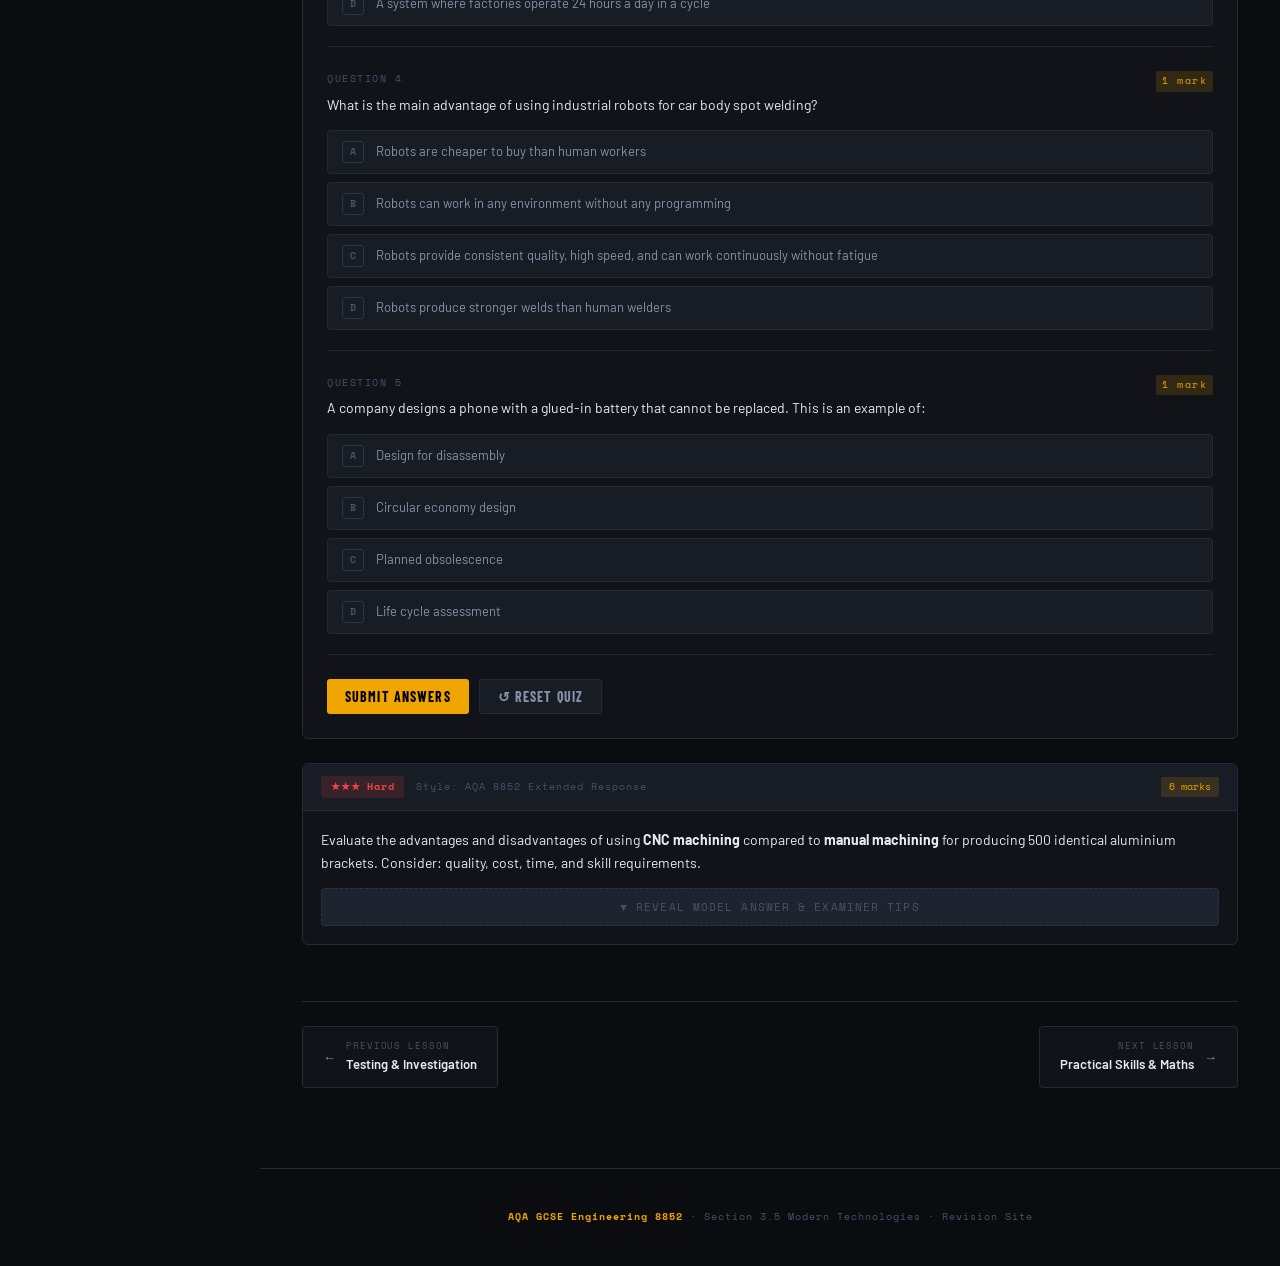
<file: lessons/5-modern-tech.html>
<!DOCTYPE html>
<html lang="en">
<head>
<meta charset="UTF-8">
<meta name="viewport" content="width=device-width, initial-scale=1.0">
<title>Modern Technologies — AQA GCSE Engineering 8852</title>
<link rel="preconnect" href="https://fonts.googleapis.com">
<link href="https://fonts.googleapis.com/css2?family=Space+Mono:ital,wght@0,400;0,700;1,400&family=Barlow+Condensed:wght@300;400;600;700;900&family=Barlow:wght@300;400;500;600&display=swap" rel="stylesheet">
<link rel="stylesheet" href="../css/style.css">
</head>
<body>
<button class="hamburger" onclick="toggleSidebar()">☰</button>
<div class="page-wrapper">
  <aside class="sidebar"></aside>
  <div class="main-content">
    <div class="topbar">
      <button class="hamburger" onclick="toggleSidebar()" style="display:block;position:static;margin:0;">☰</button>
      <div class="topbar-breadcrumb">AQA 8852 › <span>Section 3.5 — Modern Technologies</span></div>
      <div class="topbar-progress">
        <span class="topbar-progress-label">Progress</span>
        <div class="topbar-progress-bar"><div class="topbar-progress-fill" style="width:83%"></div></div>
      </div>
    </div>
    <div class="content-inner">

      <div class="lesson-hero">
        <div class="lesson-hero-tag">Section 3.5</div>
        <h1>Modern <span>Technologies</span></h1>
        <p class="lesson-hero-desc">From CAD/CAM to robotics, from the circular economy to smart materials — this lesson covers the cutting-edge technologies shaping modern engineering and their environmental implications.</p>
        <div class="lesson-hero-objectives">
          <h4>Learning Objectives</h4>
          <ul>
            <li>Describe CAD and its advantages over manual drawing</li>
            <li>Explain CAM and how it links to CNC manufacturing</li>
            <li>Describe the role of automation and robotics in manufacturing</li>
            <li>Evaluate the environmental impact of engineering and the circular economy</li>
            <li>Describe smart materials and their engineering applications</li>
            <li>Explain the role of sensors and microcontrollers in modern systems</li>
          </ul>
        </div>
      </div>

      <!-- CAD -->
      <div class="lesson-section" id="cad">
        <div class="lesson-section-header">
          <div class="section-number">1</div>
          <div class="section-title-block">
            <h2>CAD — Computer Aided Design</h2>
            <small>3.5.1 — Digital design tools and their advantages</small>
          </div>
        </div>
        <p>CAD software allows engineers to create precise 2D drawings and 3D models of components and assemblies on a computer. It has largely replaced manual drawing on paper in professional engineering.</p>

        <div class="two-col">
          <div class="card">
            <div class="card-title">💻 What CAD Can Do</div>
            <ul>
              <li><strong>2D drawing:</strong> Orthographic projections, detail drawings with dimensions and tolerances</li>
              <li><strong>3D modelling:</strong> Solid models, surface models, assemblies</li>
              <li><strong>Simulation:</strong> FEA (Finite Element Analysis) — stress analysis, thermal analysis</li>
              <li><strong>Rendering:</strong> Photorealistic images for presentations and marketing</li>
              <li><strong>Animation:</strong> Mechanism simulation, assembly sequences</li>
              <li><strong>Drawing generation:</strong> Automatic 2D drawings from 3D models</li>
            </ul>
          </div>
          <div class="card green">
            <div class="card-title">✅ Advantages of CAD over Manual Drawing</div>
            <ul>
              <li>Designs can be easily edited without redrawing from scratch</li>
              <li>Designs can be shared electronically worldwide instantly</li>
              <li>Automatic checking for errors and interferences in assemblies</li>
              <li>Precise dimensions — no measurement errors from drawing</li>
              <li>Design history (parametric modelling) — changing one dimension updates the whole model</li>
              <li>Can be directly linked to CAM for manufacturing (CAD/CAM workflow)</li>
              <li>Multiple design variations can be tested without physical prototypes</li>
            </ul>
          </div>
        </div>

        <div class="table-wrap">
          <table>
            <thead><tr><th>CAD Software</th><th>Type</th><th>Industry Use</th></tr></thead>
            <tbody>
              <tr><td><strong>AutoCAD</strong></td><td>2D/3D general purpose</td><td>Architecture, engineering, general design</td></tr>
              <tr><td><strong>SolidWorks</strong></td><td>3D parametric solid modelling</td><td>Mechanical engineering, product design</td></tr>
              <tr><td><strong>CATIA</strong></td><td>Advanced 3D surface/solid modelling</td><td>Aerospace, automotive (Airbus, Boeing, BMW)</td></tr>
              <tr><td><strong>Fusion 360</strong></td><td>3D modelling + CAM integration</td><td>Product design, small manufacturers, education</td></tr>
              <tr><td><strong>Siemens NX</strong></td><td>Full PLM suite</td><td>Aerospace, defence, automotive</td></tr>
            </tbody>
          </table>
        </div>
      </div>

      <!-- CAM & CNC -->
      <div class="lesson-section" id="cam">
        <div class="lesson-section-header">
          <div class="section-number">2</div>
          <div class="section-title-block">
            <h2>CAM & CNC Manufacturing</h2>
            <small>3.5.2 — Computer Aided Manufacture and CNC machines</small>
          </div>
        </div>
        <p><strong>CAM</strong> (Computer Aided Manufacture) software takes a CAD model and generates the <strong>toolpaths</strong> and <strong>G-code</strong> (machine instructions) needed to manufacture the part on a CNC machine.</p>

        <div class="flow-diagram">
          <div class="flow-box">CAD Model<br><small>3D/2D design</small></div>
          <div class="flow-arrow">→</div>
          <div class="flow-box green">CAM Software<br><small>Toolpath generation</small></div>
          <div class="flow-arrow">→</div>
          <div class="flow-box red">G-Code<br><small>Machine instructions</small></div>
          <div class="flow-arrow">→</div>
          <div class="flow-box blue">CNC Machine<br><small>Manufactures part</small></div>
          <div class="flow-arrow">→</div>
          <div class="flow-box purple">Finished Part<br><small>Inspected & used</small></div>
        </div>

        <h3>CNC (Computer Numerical Control) Machines</h3>
        <p>CNC machines are controlled by a computer program (G-code) rather than a human operator. They can produce complex parts with high accuracy and repeatability.</p>

        <div class="table-wrap">
          <table>
            <thead><tr><th>CNC Machine</th><th>Process</th><th>Materials</th><th>Products</th></tr></thead>
            <tbody>
              <tr><td><strong>CNC Milling Machine</strong></td><td>Rotating cutter removes material from workpiece on XYZ table</td><td>Metals, polymers, composites</td><td>Engine blocks, moulds, aerospace components</td></tr>
              <tr><td><strong>CNC Lathe</strong></td><td>Workpiece rotates, tool moves to create cylindrical shapes</td><td>Metals, polymers</td><td>Shafts, bolts, hydraulic cylinders</td></tr>
              <tr><td><strong>CNC Router</strong></td><td>Similar to milling but for softer materials and larger workpieces</td><td>Wood, MDF, acrylic, foam</td><td>Furniture, signs, PCB drilling</td></tr>
              <tr><td><strong>CNC Laser Cutter</strong></td><td>Focused laser beam cuts or engraves material</td><td>Thin metals, acrylic, wood, card</td><td>Sheet metal parts, signs, prototypes</td></tr>
              <tr><td><strong>CNC Plasma Cutter</strong></td><td>Ionised gas jet cuts through conductive materials</td><td>Thick steel and aluminium</td><td>Structural steel, heavy fabrication</td></tr>
              <tr><td><strong>CNC Wire EDM</strong></td><td>Electrical discharge erodes material along wire path</td><td>Hardened metals</td><td>Precision dies, moulds, aerospace parts</td></tr>
            </tbody>
          </table>
        </div>

        <div class="two-col">
          <div class="card">
            <div class="card-title">✅ Advantages of CNC</div>
            <ul>
              <li>High accuracy and repeatability — every part identical</li>
              <li>Can run 24/7 without breaks (lights-out manufacturing)</li>
              <li>Complex 3D shapes impossible to produce manually</li>
              <li>Reduced labour costs for high-volume production</li>
              <li>Quick changeover — just change the program</li>
              <li>Consistent quality — no human error</li>
            </ul>
          </div>
          <div class="card red">
            <div class="card-title">❌ Disadvantages of CNC</div>
            <ul>
              <li>High initial cost of machines</li>
              <li>Skilled programmers required to write G-code / set up CAM</li>
              <li>Not cost-effective for one-off or very small batches</li>
              <li>Machine downtime for maintenance or tool changes</li>
              <li>Job displacement — fewer manual machining jobs</li>
            </ul>
          </div>
        </div>
      </div>

      <!-- AUTOMATION & ROBOTICS -->
      <div class="lesson-section" id="robotics">
        <div class="lesson-section-header">
          <div class="section-number">3</div>
          <div class="section-title-block">
            <h2>Automation & Robotics</h2>
            <small>3.5.3 — Industrial robots and automated systems</small>
          </div>
        </div>
        <p>Automation involves using machines and control systems to perform tasks with minimal human intervention. <strong>Industrial robots</strong> are programmable machines that can perform a variety of tasks in manufacturing.</p>

        <div class="card-grid">
          <div class="card">
            <div class="card-title">🤖 Industrial Robots</div>
            <p>Industrial robots typically have 6 <strong>degrees of freedom</strong> (axes of movement), allowing them to reach any position and orientation within their work envelope.</p>
            <p><strong>Common applications:</strong></p>
            <ul>
              <li>Spot welding (car body assembly)</li>
              <li>Paint spraying (consistent, no overspray)</li>
              <li>Pick and place (assembly, packaging)</li>
              <li>Material handling (loading/unloading CNC machines)</li>
              <li>Inspection (vision systems)</li>
            </ul>
          </div>
          <div class="card green">
            <div class="card-title">🏭 Flexible Manufacturing Systems (FMS)</div>
            <p>An FMS is a group of CNC machines connected by automated material handling (conveyors, AGVs) and controlled by a central computer.</p>
            <p><strong>Advantages:</strong> Can produce a variety of parts without manual changeover; highly efficient; minimal work-in-progress; responds quickly to demand changes.</p>
            <p><strong>Example:</strong> A car manufacturer can switch between producing different car models on the same production line by changing the robot programs.</p>
          </div>
          <div class="card blue">
            <div class="card-title">🔄 Just-In-Time (JIT) Manufacturing</div>
            <p>JIT is a production strategy where materials and components arrive <strong>exactly when needed</strong>, minimising inventory and storage costs.</p>
            <p><strong>Advantages:</strong> Reduced storage costs, less waste, faster response to demand changes.</p>
            <p><strong>Disadvantages:</strong> Vulnerable to supply chain disruptions (e.g., COVID-19 showed the fragility of JIT).</p>
          </div>
          <div class="card purple">
            <div class="card-title">🧠 Industry 4.0</div>
            <p>The <strong>Fourth Industrial Revolution</strong> involves the integration of digital technologies into manufacturing:</p>
            <ul>
              <li><strong>IoT:</strong> Machines communicate with each other and with management systems</li>
              <li><strong>Big Data:</strong> Analysing production data to optimise processes</li>
              <li><strong>AI/Machine Learning:</strong> Predictive maintenance, quality control</li>
              <li><strong>Digital Twin:</strong> Virtual replica of a physical system for simulation and monitoring</li>
            </ul>
          </div>
        </div>

        <!-- Fill in the Gaps - Modern Tech -->
        <div class="fitg-container">
          <div class="fitg-header">
            <div class="fitg-icon">✏️</div>
            <div>
              <div class="fitg-title">Fill in the Gaps — CAD/CAM & CNC</div>
              <div class="fitg-subtitle">Complete the sentences about modern manufacturing technologies</div>
            </div>
          </div>
          <div class="fitg-word-bank">
            <div class="fitg-word-bank-label">Word Bank</div>
            <span class="word-chip" data-word="CAD">CAD</span>
            <span class="word-chip" data-word="CAM">CAM</span>
            <span class="word-chip" data-word="CNC">CNC</span>
            <span class="word-chip" data-word="G-code">G-code</span>
            <span class="word-chip" data-word="toolpaths">toolpaths</span>
            <span class="word-chip" data-word="repeatability">repeatability</span>
            <span class="word-chip" data-word="robots">robots</span>
            <span class="word-chip" data-word="parametric">parametric</span>
          </div>
          <div class="fitg-text">
            <p><input class="fitg-input" data-answer="CAD" style="width:60px"> (Computer Aided Design) software is used to create precise 2D and 3D models. In <input class="fitg-input" data-answer="parametric" style="width:110px"> modelling, changing one dimension automatically updates the entire model.</p>
            <p><input class="fitg-input" data-answer="CAM" style="width:60px"> (Computer Aided Manufacture) software takes a CAD model and generates <input class="fitg-input" data-answer="toolpaths" style="width:100px"> and <input class="fitg-input" data-answer="G-code" style="width:80px"> — the machine instructions for a CNC machine.</p>
            <p><input class="fitg-input" data-answer="CNC" style="width:60px"> (Computer Numerical Control) machines offer high accuracy and excellent <input class="fitg-input" data-answer="repeatability" style="width:120px"> — every part produced is identical.</p>
            <p>Industrial <input class="fitg-input" data-answer="robots" style="width:70px"> are used for tasks such as spot welding, paint spraying, and pick-and-place operations in automated factories.</p>
          </div>
          <div class="fitg-actions">
            <button class="btn btn-primary fitg-check-btn">✓ Check Answers</button>
            <button class="btn btn-secondary fitg-reveal-btn">👁 Reveal All</button>
            <button class="btn btn-secondary fitg-reset-btn">↺ Reset</button>
          </div>
          <div class="fitg-result"></div>
        </div>
      </div>

      <!-- ENVIRONMENT & SUSTAINABILITY -->
      <div class="lesson-section" id="environment">
        <div class="lesson-section-header">
          <div class="section-number">4</div>
          <div class="section-title-block">
            <h2>Environmental Impact & Sustainability</h2>
            <small>3.5.4 — The circular economy and responsible engineering</small>
          </div>
        </div>
        <p>Modern engineers must consider the environmental impact of their products throughout the entire <strong>product lifecycle</strong> — from raw material extraction to end-of-life disposal.</p>

        <div class="diagram-box">
          <span class="diagram-label">DIAGRAM — The Circular Economy vs. Linear Economy</span>
          <svg width="100%" height="200" viewBox="0 0 750 200" style="font-family:'Barlow',sans-serif;font-size:11px;">
            <!-- Linear Economy -->
            <text x="180" y="20" text-anchor="middle" fill="#ff4d6d" font-size="12" font-weight="bold">LINEAR ECONOMY (Take-Make-Dispose)</text>
            <rect x="20" y="35" width="80" height="30" rx="3" fill="#1f2430" stroke="#ff4d6d" stroke-width="1.5"/>
            <text x="60" y="55" text-anchor="middle" fill="#ff4d6d" font-size="9">EXTRACT</text>
            <line x1="100" y1="50" x2="130" y2="50" stroke="#ff4d6d" stroke-width="1.5" marker-end="url(#ra)"/>
            <rect x="130" y="35" width="80" height="30" rx="3" fill="#1f2430" stroke="#ff4d6d" stroke-width="1.5"/>
            <text x="170" y="55" text-anchor="middle" fill="#ff4d6d" font-size="9">MANUFACTURE</text>
            <line x1="210" y1="50" x2="240" y2="50" stroke="#ff4d6d" stroke-width="1.5" marker-end="url(#ra)"/>
            <rect x="240" y="35" width="80" height="30" rx="3" fill="#1f2430" stroke="#ff4d6d" stroke-width="1.5"/>
            <text x="280" y="55" text-anchor="middle" fill="#ff4d6d" font-size="9">USE</text>
            <line x1="320" y1="50" x2="350" y2="50" stroke="#ff4d6d" stroke-width="1.5" marker-end="url(#ra)"/>
            <rect x="350" y="35" width="80" height="30" rx="3" fill="#1f2430" stroke="#ff4d6d" stroke-width="1.5"/>
            <text x="390" y="55" text-anchor="middle" fill="#ff4d6d" font-size="9">DISPOSE</text>
            <text x="450" y="55" fill="#7a8099" font-size="9">→ LANDFILL / WASTE</text>

            <!-- Circular Economy -->
            <text x="180" y="110" text-anchor="middle" fill="#00d4aa" font-size="12" font-weight="bold">CIRCULAR ECONOMY (Reduce-Reuse-Recycle)</text>
            <ellipse cx="180" cy="165" rx="150" ry="25" fill="none" stroke="#00d4aa" stroke-width="2" stroke-dasharray="none"/>
            <text x="60" y="155" text-anchor="middle" fill="#00d4aa" font-size="9">DESIGN</text>
            <text x="180" y="145" text-anchor="middle" fill="#00d4aa" font-size="9">MANUFACTURE</text>
            <text x="300" y="155" text-anchor="middle" fill="#00d4aa" font-size="9">USE</text>
            <text x="180" y="190" text-anchor="middle" fill="#00d4aa" font-size="9">RECYCLE / REUSE / REPAIR</text>
            <!-- Circular arrows -->
            <path d="M 110,155 Q 60,130 60,165 Q 60,190 110,185" fill="none" stroke="#00d4aa" stroke-width="2" marker-end="url(#ga)"/>
            <path d="M 250,155 Q 300,130 300,165 Q 300,190 250,185" fill="none" stroke="#00d4aa" stroke-width="2" marker-end="url(#ga)"/>

            <!-- 6Rs box -->
            <rect x="500" y="100" width="230" height="90" rx="4" fill="#111318" stroke="#00d4aa" stroke-width="1.5"/>
            <text x="615" y="120" text-anchor="middle" fill="#00d4aa" font-size="11" font-weight="bold">The 6Rs</text>
            <text x="515" y="135" fill="#e8eaf0" font-size="9">Reduce · Reuse · Recycle</text>
            <text x="515" y="148" fill="#e8eaf0" font-size="9">Rethink · Repair · Refuse</text>
            <text x="515" y="161" fill="#7a8099" font-size="9">Design for disassembly</text>
            <text x="515" y="174" fill="#7a8099" font-size="9">Planned obsolescence avoidance</text>
            <text x="515" y="187" fill="#7a8099" font-size="9">Life Cycle Assessment (LCA)</text>

            <defs>
              <marker id="ra" markerWidth="6" markerHeight="6" refX="5" refY="3" orient="auto"><path d="M0,0 L0,6 L6,3 z" fill="#ff4d6d"/></marker>
              <marker id="ga" markerWidth="6" markerHeight="6" refX="5" refY="3" orient="auto"><path d="M0,0 L0,6 L6,3 z" fill="#00d4aa"/></marker>
            </defs>
          </svg>
        </div>

        <div class="table-wrap">
          <table>
            <thead><tr><th>Concept</th><th>Description</th><th>Engineering Example</th></tr></thead>
            <tbody>
              <tr><td><strong>Life Cycle Assessment (LCA)</strong></td><td>Evaluates environmental impact at every stage: raw material extraction, manufacturing, use, and end-of-life</td><td>Comparing the LCA of an electric car vs. petrol car (manufacturing vs. use phase emissions)</td></tr>
              <tr><td><strong>Planned Obsolescence</strong></td><td>Deliberately designing products to fail or become obsolete after a set period to drive new sales</td><td>Smartphones with non-replaceable batteries; software updates that slow old devices</td></tr>
              <tr><td><strong>Design for Disassembly</strong></td><td>Designing products so they can be easily taken apart for repair, reuse, or recycling</td><td>Modular phone designs; snap-fit joints instead of glue</td></tr>
              <tr><td><strong>Carbon Footprint</strong></td><td>Total greenhouse gas emissions associated with a product or process, expressed as CO₂ equivalent</td><td>Aluminium has a high carbon footprint to produce from ore but is highly recyclable</td></tr>
              <tr><td><strong>Renewable Energy</strong></td><td>Energy from sources that are naturally replenished: solar, wind, tidal, hydroelectric, biomass</td><td>Wind turbines made from GFRP blades; solar panels on factory roofs</td></tr>
              <tr><td><strong>Sustainable Materials</strong></td><td>Materials sourced and processed in ways that minimise environmental impact</td><td>FSC-certified timber; recycled aluminium; bio-based polymers</td></tr>
            </tbody>
          </table>
        </div>
      </div>

      <!-- SMART MATERIALS -->
      <div class="lesson-section" id="smart">
        <div class="lesson-section-header">
          <div class="section-number">5</div>
          <div class="section-title-block">
            <h2>Smart Materials & New Technologies</h2>
            <small>3.5.5 — Materials and technologies that respond to their environment</small>
          </div>
        </div>
        <div class="card-grid">
          <div class="card">
            <div class="card-title">🧠 Shape Memory Alloys (SMA)</div>
            <p>SMAs (e.g., Nitinol — nickel-titanium) can be deformed at low temperature and then return to their original shape when heated above a critical temperature.</p>
            <p><strong>Uses:</strong> Medical stents, spectacle frames, actuators, orthodontic wires, pipe couplings.</p>
          </div>
          <div class="card green">
            <div class="card-title">🌡️ Thermochromic Materials</div>
            <p>Change colour in response to temperature changes. The colour change is reversible.</p>
            <p><strong>Uses:</strong> Baby food spoons (indicate if food is too hot), mood rings, temperature-sensitive labels on packaging, forehead thermometers.</p>
          </div>
          <div class="card blue">
            <div class="card-title">💡 Photochromic Materials</div>
            <p>Change colour/opacity in response to light intensity (UV radiation). Reversible.</p>
            <p><strong>Uses:</strong> Photochromic lenses (transition glasses — darken in sunlight), UV-sensitive inks for security printing.</p>
          </div>
          <div class="card red">
            <div class="card-title">⚡ Piezoelectric Materials</div>
            <p>Generate an electrical voltage when mechanically stressed (direct effect), or deform when a voltage is applied (converse effect).</p>
            <p><strong>Uses:</strong> Pressure sensors, ultrasonic transducers, energy harvesting from vibrations, inkjet printer heads, gas lighters.</p>
          </div>
          <div class="card purple">
            <div class="card-title">🔋 Graphene</div>
            <p>A single layer of carbon atoms arranged in a hexagonal lattice. Strongest material ever tested, excellent electrical conductor, transparent, and flexible.</p>
            <p><strong>Potential uses:</strong> Ultra-strong composites, flexible electronics, super-capacitors, water filtration membranes, next-generation batteries.</p>
          </div>
          <div class="card">
            <div class="card-title">🏗️ Self-Healing Materials</div>
            <p>Materials that can automatically repair damage (cracks, scratches) without human intervention.</p>
            <p><strong>Examples:</strong> Self-healing concrete (contains bacteria that produce limestone to fill cracks); self-healing polymers (contain microcapsules of healing agent).</p>
            <p><strong>Uses:</strong> Infrastructure, aerospace, automotive coatings.</p>
          </div>
        </div>
      </div>

      <!-- EXAM PRACTICE -->
      <div class="lesson-section">
        <div class="lesson-section-header">
          <div class="section-number">📝</div>
          <div class="section-title-block">
            <h2>Exam Practice — Modern Technologies</h2>
            <small>Past paper style questions with model answers</small>
          </div>
        </div>

        <div class="quiz-container">
          <div class="quiz-header">
            <div class="quiz-icon">🎯</div>
            <div>
              <div class="quiz-title">Multiple Choice — Modern Technologies</div>
              <div class="quiz-meta">5 questions · Select the best answer</div>
            </div>
          </div>

          <div class="quiz-question-block">
            <div class="quiz-q-number">QUESTION 1 <span class="quiz-q-marks">1 mark</span></div>
            <div class="quiz-q-text">What does CAM software produce that is used by a CNC machine?</div>
            <div class="quiz-options">
              <div class="quiz-option" data-correct="false"><span class="quiz-option-letter">A</span> A 3D CAD model</div>
              <div class="quiz-option" data-correct="true"><span class="quiz-option-letter">B</span> G-code (machine instructions / toolpaths)</div>
              <div class="quiz-option" data-correct="false"><span class="quiz-option-letter">C</span> A physical prototype</div>
              <div class="quiz-option" data-correct="false"><span class="quiz-option-letter">D</span> A quality control report</div>
            </div>
            <div class="quiz-feedback">
              <div>✓ Correct! CAM software takes a CAD model and generates G-code — the set of machine instructions (toolpaths, speeds, feeds) that the CNC machine follows.</div>
              <div class="examiner-tip">💡 Examiner tip: CAD = Design. CAM = Manufacturing instructions. CNC = Machine that follows those instructions.</div>
            </div>
          </div>

          <div class="quiz-question-block">
            <div class="quiz-q-number">QUESTION 2 <span class="quiz-q-marks">1 mark</span></div>
            <div class="quiz-q-text">Which smart material changes colour in response to temperature?</div>
            <div class="quiz-options">
              <div class="quiz-option" data-correct="false"><span class="quiz-option-letter">A</span> Photochromic material</div>
              <div class="quiz-option" data-correct="true"><span class="quiz-option-letter">B</span> Thermochromic material</div>
              <div class="quiz-option" data-correct="false"><span class="quiz-option-letter">C</span> Piezoelectric material</div>
              <div class="quiz-option" data-correct="false"><span class="quiz-option-letter">D</span> Shape memory alloy</div>
            </div>
            <div class="quiz-feedback">
              <div>✓ Correct! Thermochromic materials change colour with temperature (thermo = heat). Photochromic = light. Piezoelectric = pressure/electricity. SMA = shape change with temperature.</div>
              <div class="examiner-tip">💡 Examiner tip: Thermo = temperature, Photo = light, Piezo = pressure/electricity. Learn the prefix to remember the property.</div>
            </div>
          </div>

          <div class="quiz-question-block">
            <div class="quiz-q-number">QUESTION 3 <span class="quiz-q-marks">1 mark</span></div>
            <div class="quiz-q-text">Which of the following best describes the circular economy?</div>
            <div class="quiz-options">
              <div class="quiz-option" data-correct="false"><span class="quiz-option-letter">A</span> A system where products are made, used, and then sent to landfill</div>
              <div class="quiz-option" data-correct="true"><span class="quiz-option-letter">B</span> A system designed to eliminate waste by keeping materials in use for as long as possible through reuse, repair, and recycling</div>
              <div class="quiz-option" data-correct="false"><span class="quiz-option-letter">C</span> A system where all products are made from circular cross-sections</div>
              <div class="quiz-option" data-correct="false"><span class="quiz-option-letter">D</span> A system where factories operate 24 hours a day in a cycle</div>
            </div>
            <div class="quiz-feedback">
              <div>✓ Correct! The circular economy aims to keep materials in use for as long as possible through reuse, repair, remanufacturing, and recycling — contrasting with the linear "take-make-dispose" model.</div>
              <div class="examiner-tip">💡 Examiner tip: Remember the 6Rs: Reduce, Reuse, Recycle, Rethink, Repair, Refuse. The circular economy encompasses all of these.</div>
            </div>
          </div>

          <div class="quiz-question-block">
            <div class="quiz-q-number">QUESTION 4 <span class="quiz-q-marks">1 mark</span></div>
            <div class="quiz-q-text">What is the main advantage of using industrial robots for car body spot welding?</div>
            <div class="quiz-options">
              <div class="quiz-option" data-correct="false"><span class="quiz-option-letter">A</span> Robots are cheaper to buy than human workers</div>
              <div class="quiz-option" data-correct="false"><span class="quiz-option-letter">B</span> Robots can work in any environment without any programming</div>
              <div class="quiz-option" data-correct="true"><span class="quiz-option-letter">C</span> Robots provide consistent quality, high speed, and can work continuously without fatigue</div>
              <div class="quiz-option" data-correct="false"><span class="quiz-option-letter">D</span> Robots produce stronger welds than human welders</div>
            </div>
            <div class="quiz-feedback">
              <div>✓ Correct! Robots provide consistent quality (every weld identical), high speed, and can operate 24/7 without fatigue. They are NOT necessarily cheaper to buy — they have high capital costs.</div>
              <div class="examiner-tip">💡 Examiner tip: Robot advantages = consistency, speed, 24/7 operation, hazardous environments, precision. Disadvantages = high capital cost, programming required, inflexible for small batches.</div>
            </div>
          </div>

          <div class="quiz-question-block">
            <div class="quiz-q-number">QUESTION 5 <span class="quiz-q-marks">1 mark</span></div>
            <div class="quiz-q-text">A company designs a phone with a glued-in battery that cannot be replaced. This is an example of:</div>
            <div class="quiz-options">
              <div class="quiz-option" data-correct="false"><span class="quiz-option-letter">A</span> Design for disassembly</div>
              <div class="quiz-option" data-correct="false"><span class="quiz-option-letter">B</span> Circular economy design</div>
              <div class="quiz-option" data-correct="true"><span class="quiz-option-letter">C</span> Planned obsolescence</div>
              <div class="quiz-option" data-correct="false"><span class="quiz-option-letter">D</span> Life cycle assessment</div>
            </div>
            <div class="quiz-feedback">
              <div>✓ Correct! Planned obsolescence is designing products so they cannot be repaired or upgraded, forcing consumers to buy new products. A non-replaceable battery means the whole phone must be replaced when the battery degrades.</div>
              <div class="examiner-tip">💡 Examiner tip: Planned obsolescence is a negative practice from a sustainability perspective. Design for disassembly is the opposite — making products easy to repair and recycle.</div>
            </div>
          </div>

          <div class="quiz-actions">
            <button class="btn btn-primary quiz-submit-btn">Submit Answers</button>
            <button class="btn btn-secondary quiz-reset-btn">↺ Reset Quiz</button>
          </div>
          <div class="quiz-score-display">
            <div class="quiz-score-num">0/5</div>
            <div class="quiz-score-label">Complete the quiz to see your score</div>
          </div>
        </div>

        <div class="past-paper-q">
          <div class="ppq-header">
            <span class="difficulty hard">★★★ Hard</span>
            <span class="ppq-source">Style: AQA 8852 Extended Response</span>
            <span class="ppq-marks">6 marks</span>
          </div>
          <div class="ppq-body">
            <div class="ppq-question">Evaluate the advantages and disadvantages of using <strong>CNC machining</strong> compared to <strong>manual machining</strong> for producing 500 identical aluminium brackets. Consider: quality, cost, time, and skill requirements.</div>
            <button class="ppq-reveal-btn">▼ REVEAL MODEL ANSWER & EXAMINER TIPS</button>
            <div class="ppq-model-answer">
              <div class="ppq-model-answer-title">Model Answer — Level Marked (6 marks)</div>
              <div class="ppq-model-answer-text">
                <strong>CNC Advantages:</strong><br>
                • Consistent quality — every bracket identical, tight tolerances maintained throughout all 500 parts (1)<br>
                • Faster production — CNC can run continuously without breaks (1)<br>
                • No skilled machinist needed during production — just setup (1)<br>
                • Complex features can be machined automatically (1)<br><br>
                <strong>CNC Disadvantages:</strong><br>
                • High initial cost of CNC machine and CAM software (1)<br>
                • Programming time required before production can start (1)<br>
                • Machine maintenance and tooling costs (1)<br><br>
                <strong>Manual Machining Advantages:</strong><br>
                • Lower initial capital cost (1)<br>
                • Flexible — skilled machinist can adapt to variations (1)<br>
                • No programming required (1)<br><br>
                <strong>Manual Disadvantages:</strong><br>
                • Inconsistent quality — human error, fatigue (1)<br>
                • Slower — cannot run unattended (1)<br>
                • Requires highly skilled machinist (1)<br><br>
                <strong>Conclusion:</strong> For 500 identical parts, CNC is more appropriate despite higher setup costs, as the cost per part is lower, quality is consistent, and production is faster. (1)
              </div>
              <div class="ppq-examiner-tip">💡 Examiner tip: For evaluate questions, always discuss BOTH sides and reach a justified conclusion. The conclusion should reference the specific context (500 identical parts = high enough volume to justify CNC setup cost).</div>
            </div>
          </div>
        </div>
      </div>

      <div class="lesson-nav">
        <a href="4-testing.html" class="lesson-nav-btn">
          <span>←</span>
          <div><span class="nav-label">Previous Lesson</span><span class="nav-title">Testing & Investigation</span></div>
        </a>
        <a href="6-practical-maths.html" class="lesson-nav-btn">
          <div style="text-align:right"><span class="nav-label">Next Lesson</span><span class="nav-title">Practical Skills & Maths</span></div>
          <span>→</span>
        </a>
      </div>
    </div>
    <footer><strong>AQA GCSE Engineering 8852</strong> · Section 3.5 Modern Technologies · Revision Site</footer>
  </div>
</div>
<script src="../js/nav.js"></script>
<script src="../js/main.js"></script>
</body>
</html>
</file>
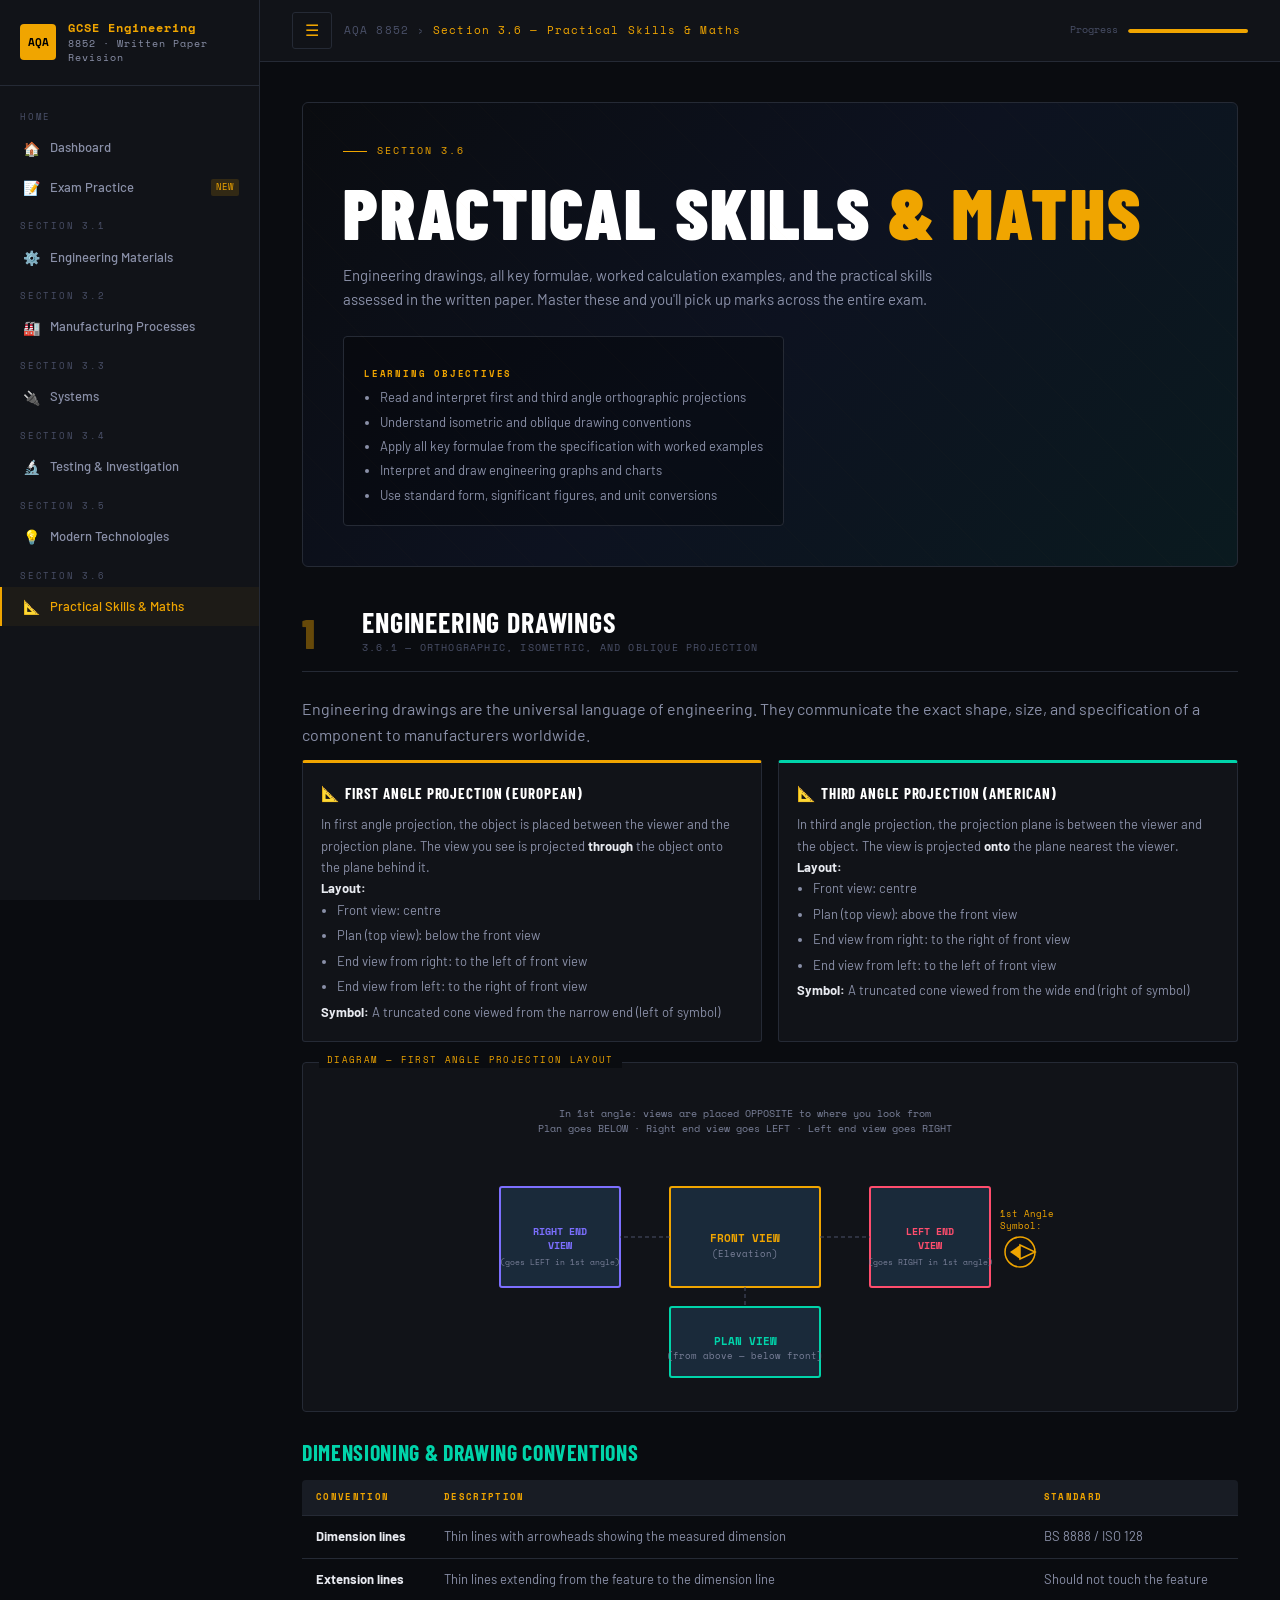
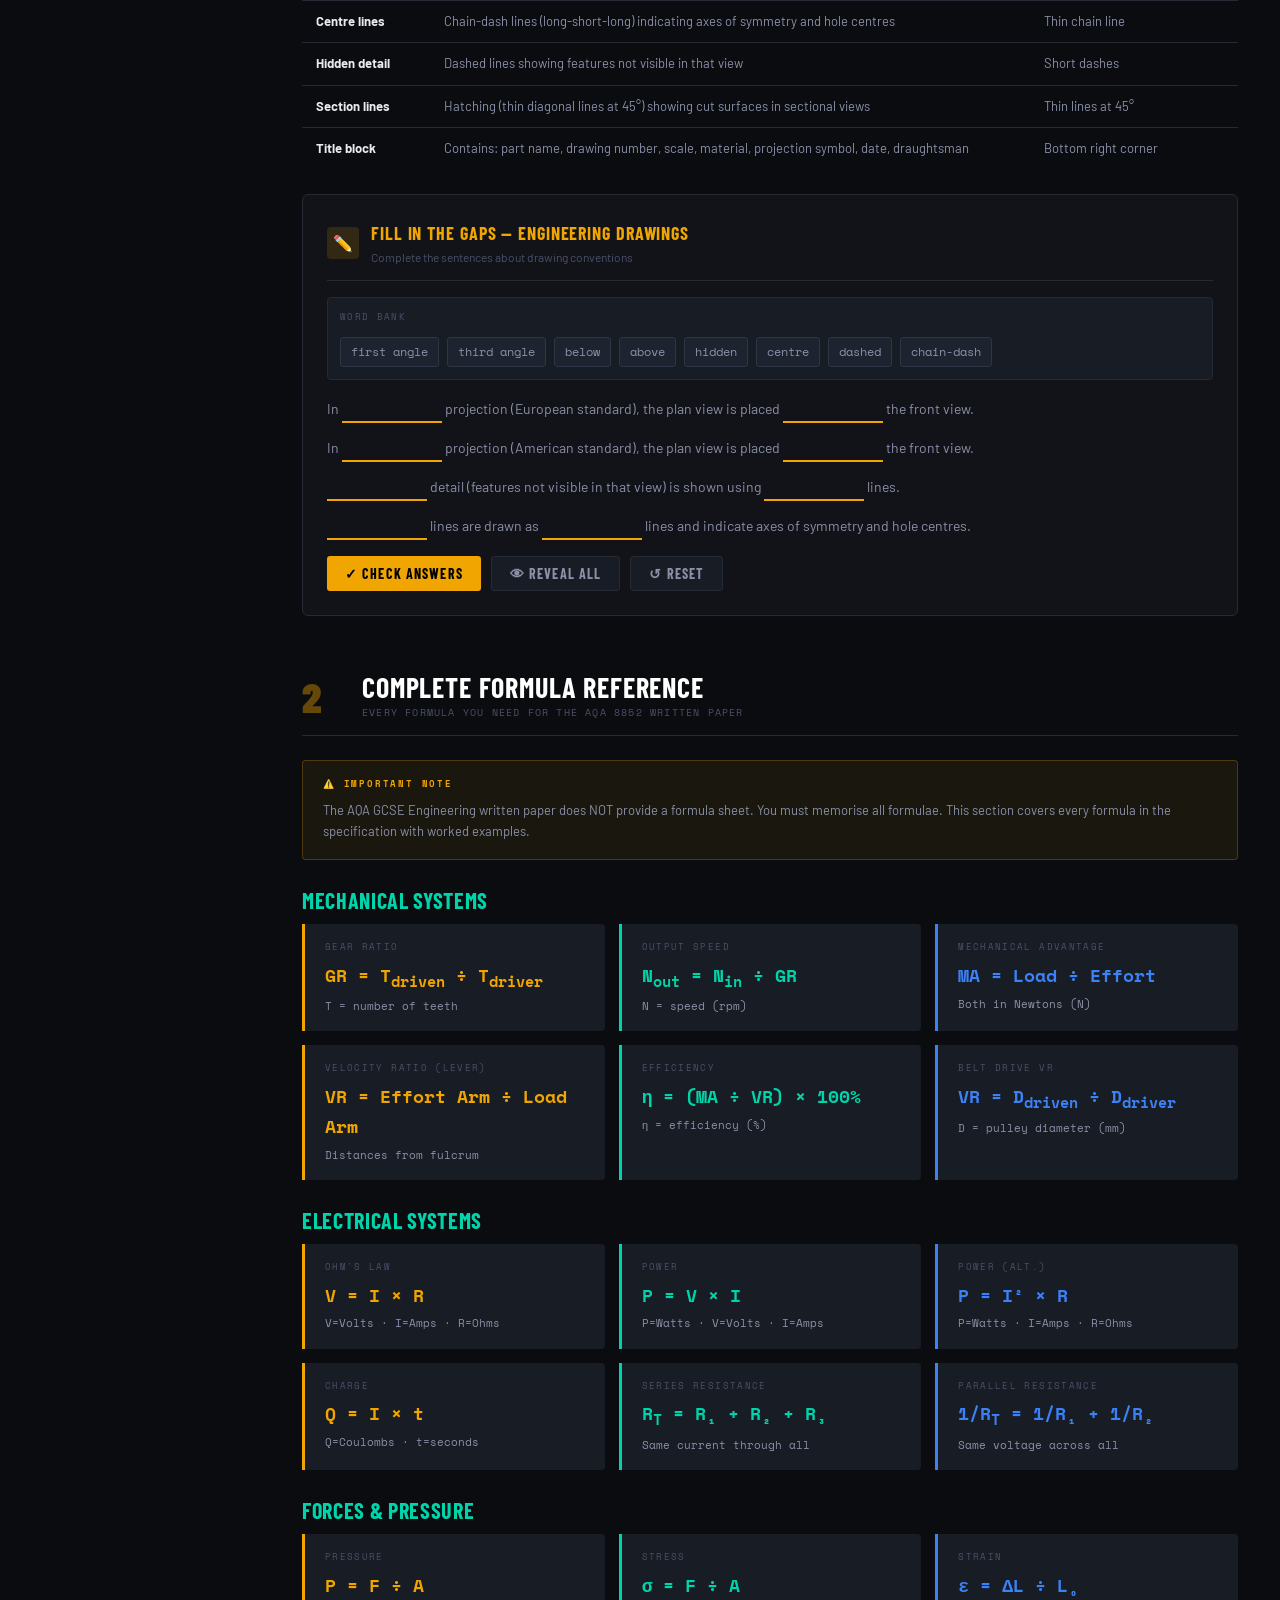
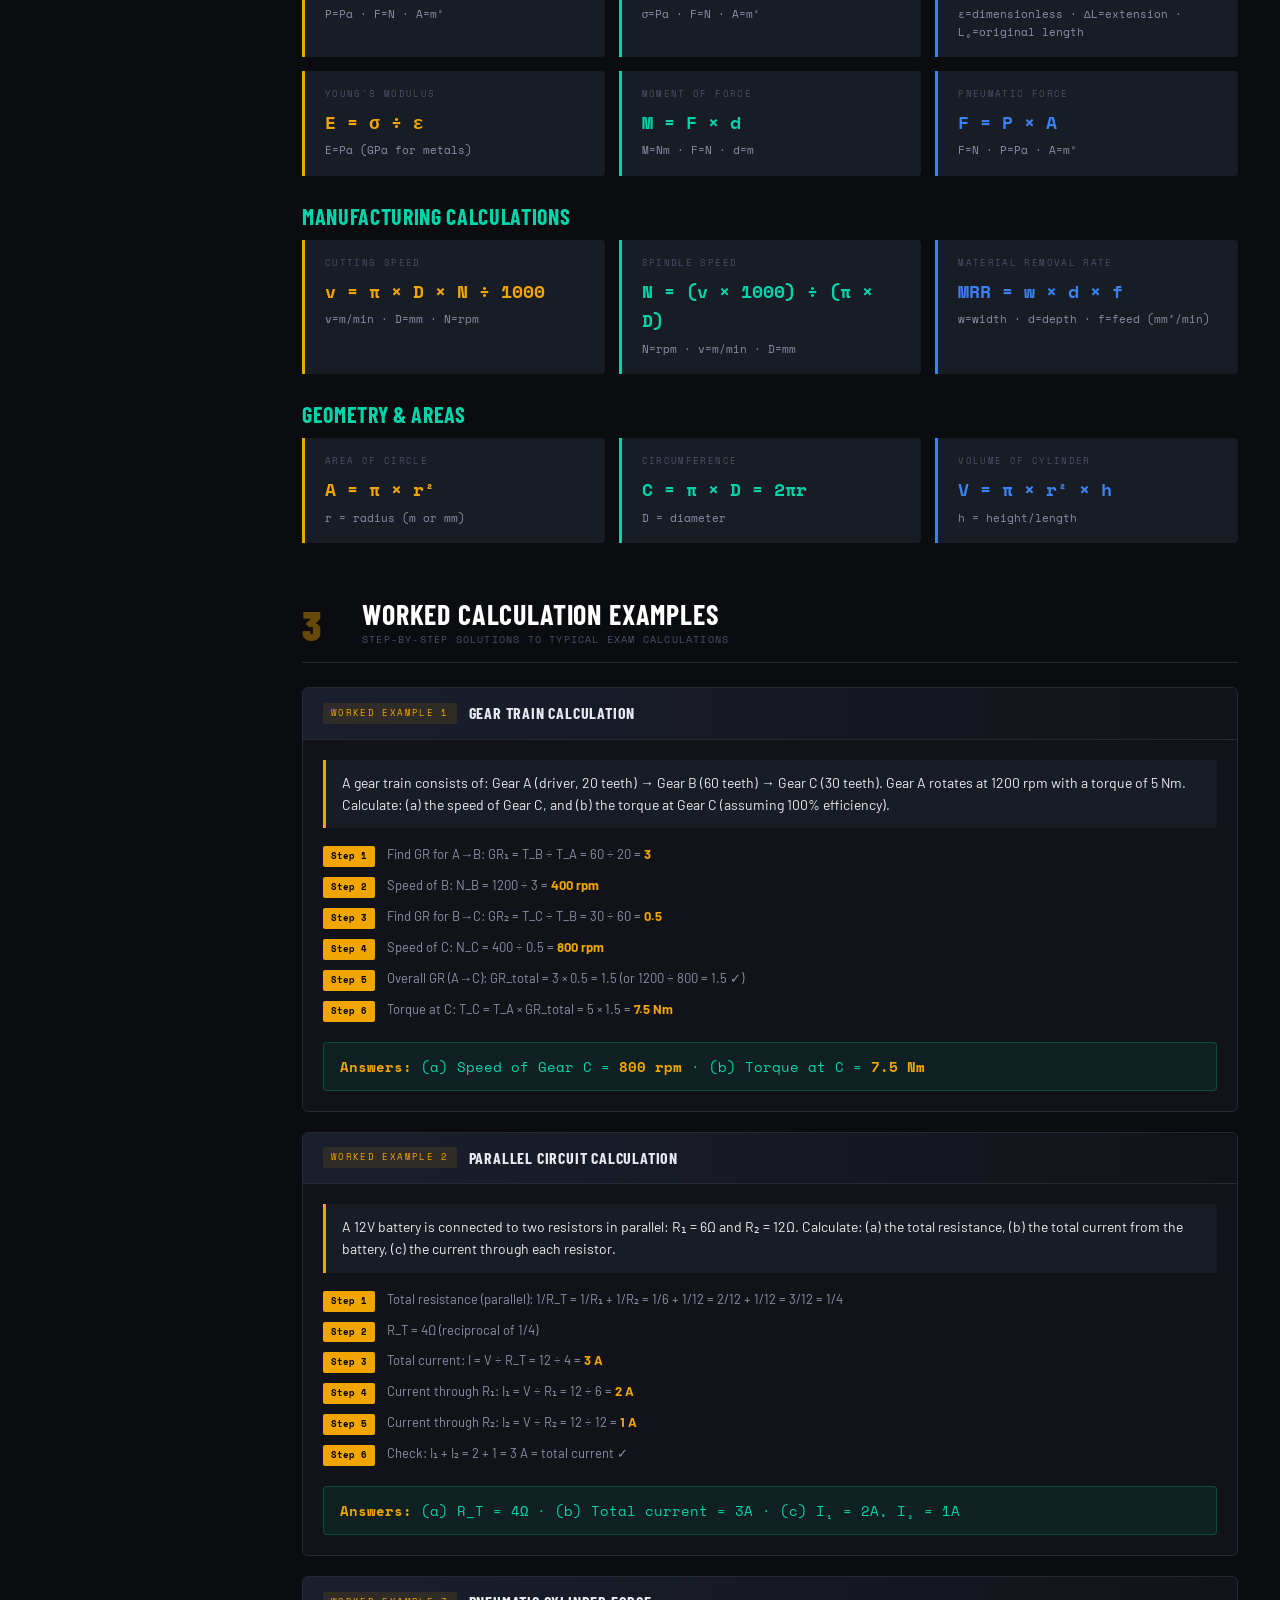
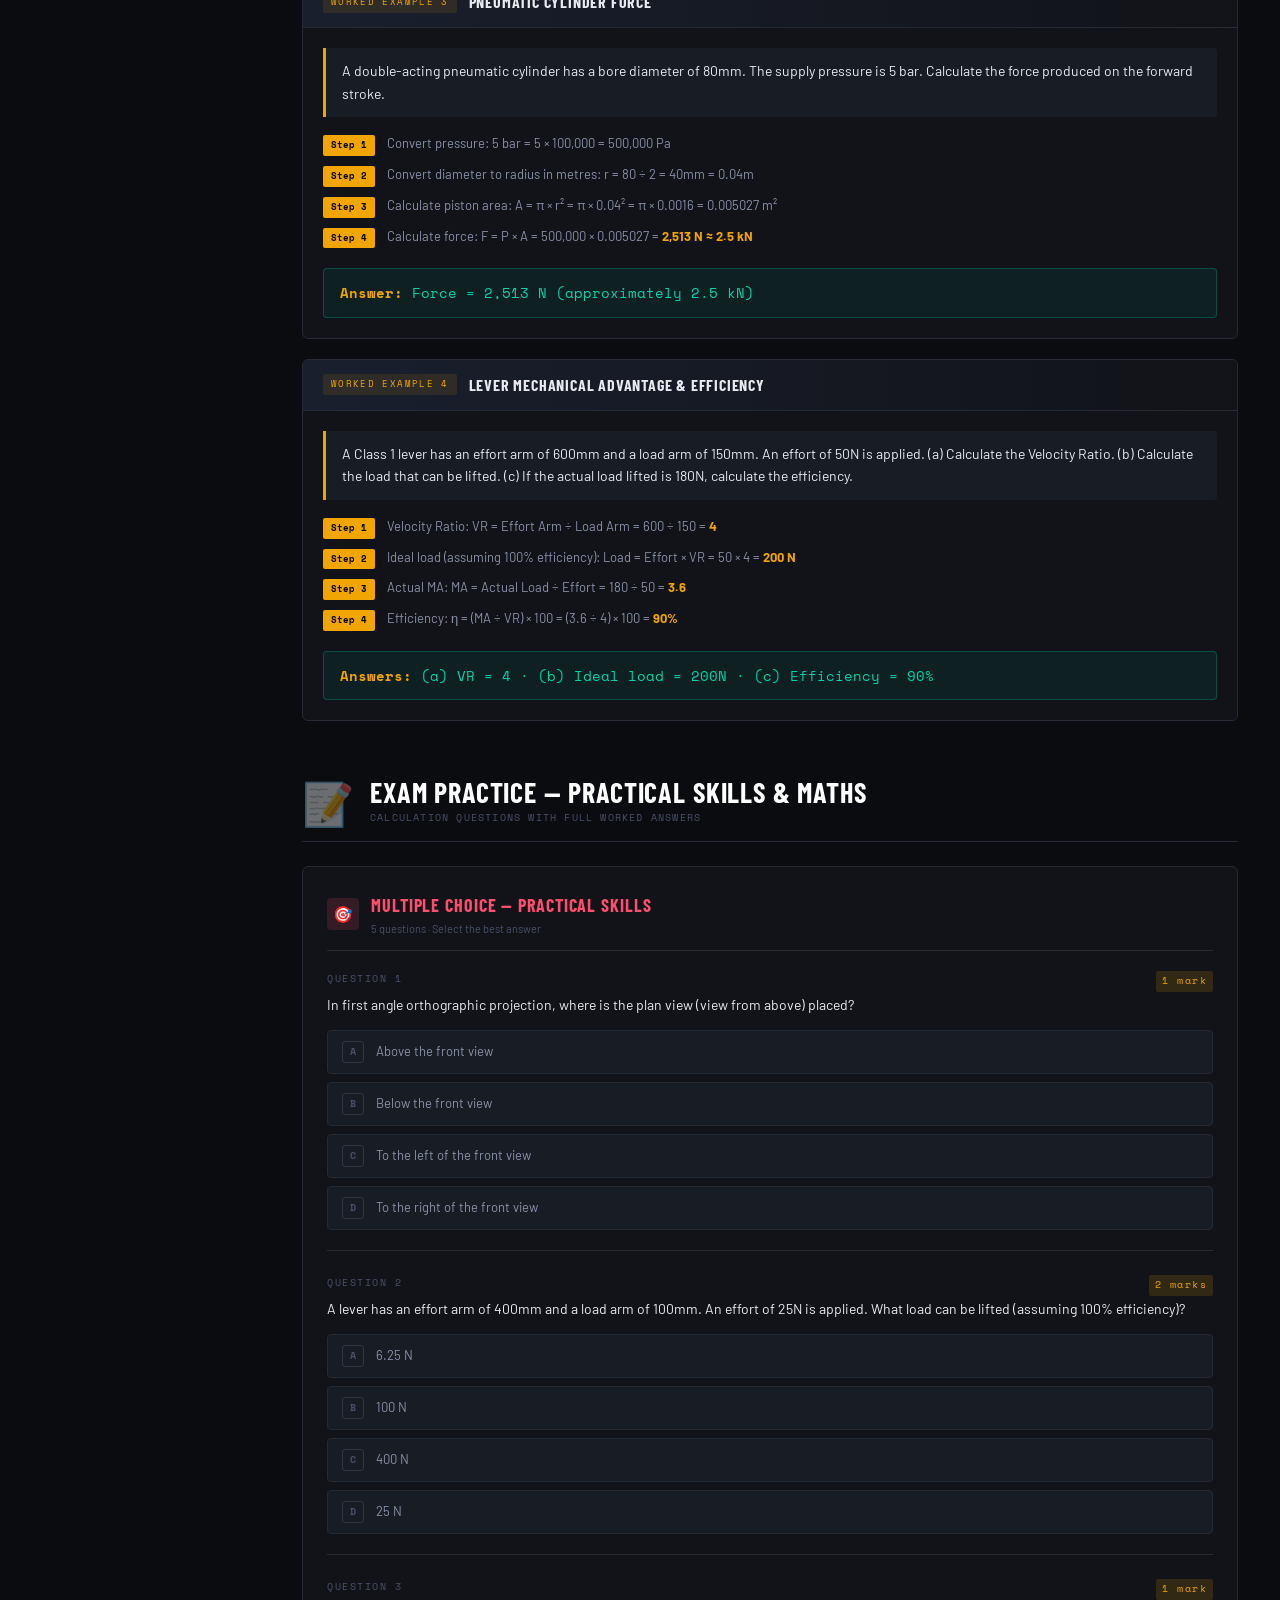
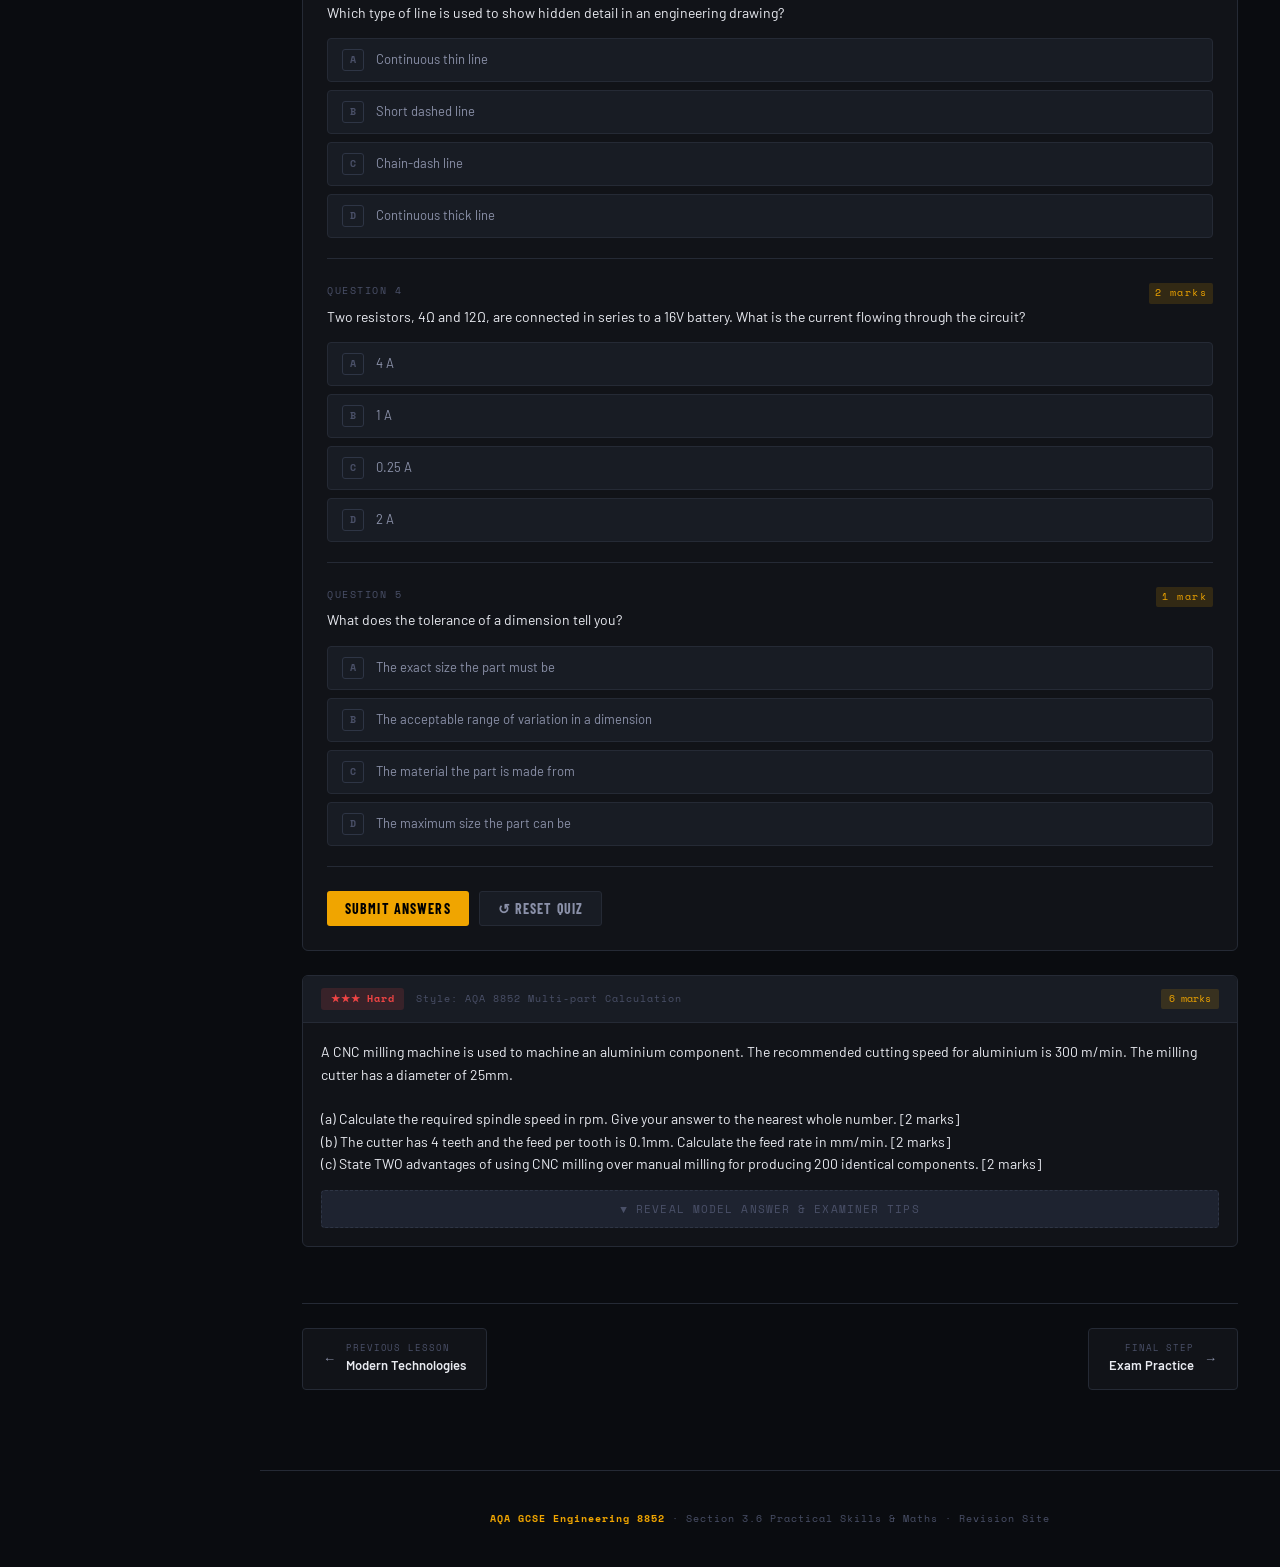
<file: lessons/6-practical-maths.html>
<!DOCTYPE html>
<html lang="en">
<head>
<meta charset="UTF-8">
<meta name="viewport" content="width=device-width, initial-scale=1.0">
<title>Practical Skills & Maths — AQA GCSE Engineering 8852</title>
<link rel="preconnect" href="https://fonts.googleapis.com">
<link href="https://fonts.googleapis.com/css2?family=Space+Mono:ital,wght@0,400;0,700;1,400&family=Barlow+Condensed:wght@300;400;600;700;900&family=Barlow:wght@300;400;500;600&display=swap" rel="stylesheet">
<link rel="stylesheet" href="../css/style.css">
</head>
<body>
<button class="hamburger" onclick="toggleSidebar()">☰</button>
<div class="page-wrapper">
  <aside class="sidebar"></aside>
  <div class="main-content">
    <div class="topbar">
      <button class="hamburger" onclick="toggleSidebar()" style="display:block;position:static;margin:0;">☰</button>
      <div class="topbar-breadcrumb">AQA 8852 › <span>Section 3.6 — Practical Skills & Maths</span></div>
      <div class="topbar-progress">
        <span class="topbar-progress-label">Progress</span>
        <div class="topbar-progress-bar"><div class="topbar-progress-fill" style="width:100%"></div></div>
      </div>
    </div>
    <div class="content-inner">

      <div class="lesson-hero">
        <div class="lesson-hero-tag">Section 3.6</div>
        <h1>Practical Skills <span>&amp; Maths</span></h1>
        <p class="lesson-hero-desc">Engineering drawings, all key formulae, worked calculation examples, and the practical skills assessed in the written paper. Master these and you'll pick up marks across the entire exam.</p>
        <div class="lesson-hero-objectives">
          <h4>Learning Objectives</h4>
          <ul>
            <li>Read and interpret first and third angle orthographic projections</li>
            <li>Understand isometric and oblique drawing conventions</li>
            <li>Apply all key formulae from the specification with worked examples</li>
            <li>Interpret and draw engineering graphs and charts</li>
            <li>Use standard form, significant figures, and unit conversions</li>
          </ul>
        </div>
      </div>

      <!-- ENGINEERING DRAWINGS -->
      <div class="lesson-section" id="drawings">
        <div class="lesson-section-header">
          <div class="section-number">1</div>
          <div class="section-title-block">
            <h2>Engineering Drawings</h2>
            <small>3.6.1 — Orthographic, isometric, and oblique projection</small>
          </div>
        </div>

        <p>Engineering drawings are the universal language of engineering. They communicate the exact shape, size, and specification of a component to manufacturers worldwide.</p>

        <div class="two-col">
          <div class="card">
            <div class="card-title">📐 First Angle Projection (European)</div>
            <p>In first angle projection, the object is placed between the viewer and the projection plane. The view you see is projected <strong>through</strong> the object onto the plane behind it.</p>
            <p><strong>Layout:</strong></p>
            <ul>
              <li>Front view: centre</li>
              <li>Plan (top view): below the front view</li>
              <li>End view from right: to the left of front view</li>
              <li>End view from left: to the right of front view</li>
            </ul>
            <p><strong>Symbol:</strong> A truncated cone viewed from the narrow end (left of symbol)</p>
          </div>
          <div class="card green">
            <div class="card-title">📐 Third Angle Projection (American)</div>
            <p>In third angle projection, the projection plane is between the viewer and the object. The view is projected <strong>onto</strong> the plane nearest the viewer.</p>
            <p><strong>Layout:</strong></p>
            <ul>
              <li>Front view: centre</li>
              <li>Plan (top view): above the front view</li>
              <li>End view from right: to the right of front view</li>
              <li>End view from left: to the left of front view</li>
            </ul>
            <p><strong>Symbol:</strong> A truncated cone viewed from the wide end (right of symbol)</p>
          </div>
        </div>

        <!-- Orthographic Projection Diagram -->
        <div class="diagram-box">
          <span class="diagram-label">DIAGRAM — First Angle Projection Layout</span>
          <svg width="100%" height="300" viewBox="0 0 700 300" style="font-family:'Space Mono',monospace;font-size:10px;">
            <!-- Front view box -->
            <rect x="250" y="100" width="150" height="100" rx="2" fill="#1a2a3a" stroke="#f0a500" stroke-width="2"/>
            <text x="325" y="155" text-anchor="middle" fill="#f0a500" font-size="11" font-weight="bold">FRONT VIEW</text>
            <text x="325" y="170" text-anchor="middle" fill="#7a8099" font-size="9">(Elevation)</text>

            <!-- Plan view (BELOW in 1st angle) -->
            <rect x="250" y="220" width="150" height="70" rx="2" fill="#1a2a3a" stroke="#00d4aa" stroke-width="2"/>
            <text x="325" y="258" text-anchor="middle" fill="#00d4aa" font-size="11" font-weight="bold">PLAN VIEW</text>
            <text x="325" y="272" text-anchor="middle" fill="#7a8099" font-size="9">(from above — below front)</text>

            <!-- Right end view (LEFT in 1st angle) -->
            <rect x="80" y="100" width="120" height="100" rx="2" fill="#1a2a3a" stroke="#7c6fff" stroke-width="2"/>
            <text x="140" y="148" text-anchor="middle" fill="#7c6fff" font-size="10" font-weight="bold">RIGHT END</text>
            <text x="140" y="162" text-anchor="middle" fill="#7c6fff" font-size="10" font-weight="bold">VIEW</text>
            <text x="140" y="178" text-anchor="middle" fill="#7a8099" font-size="8">(goes LEFT in 1st angle)</text>

            <!-- Left end view (RIGHT in 1st angle) -->
            <rect x="450" y="100" width="120" height="100" rx="2" fill="#1a2a3a" stroke="#ff4d6d" stroke-width="2"/>
            <text x="510" y="148" text-anchor="middle" fill="#ff4d6d" font-size="10" font-weight="bold">LEFT END</text>
            <text x="510" y="162" text-anchor="middle" fill="#ff4d6d" font-size="10" font-weight="bold">VIEW</text>
            <text x="510" y="178" text-anchor="middle" fill="#7a8099" font-size="8">(goes RIGHT in 1st angle)</text>

            <!-- Projection lines -->
            <line x1="250" y1="150" x2="200" y2="150" stroke="#4a5068" stroke-width="1" stroke-dasharray="4,3"/>
            <line x1="400" y1="150" x2="450" y2="150" stroke="#4a5068" stroke-width="1" stroke-dasharray="4,3"/>
            <line x1="325" y1="200" x2="325" y2="220" stroke="#4a5068" stroke-width="1" stroke-dasharray="4,3"/>

            <!-- 1st angle symbol -->
            <text x="580" y="130" fill="#f0a500" font-size="9">1st Angle</text>
            <text x="580" y="142" fill="#f0a500" font-size="9">Symbol:</text>
            <circle cx="600" cy="165" r="15" fill="none" stroke="#f0a500" stroke-width="1.5"/>
            <polygon points="600,158 615,165 600,172" fill="none" stroke="#f0a500" stroke-width="1.5"/>
            <polygon points="600,158 590,165 600,172" fill="#f0a500"/>

            <!-- Labels -->
            <text x="325" y="30" text-anchor="middle" fill="#7a8099" font-size="10">In 1st angle: views are placed OPPOSITE to where you look from</text>
            <text x="325" y="45" text-anchor="middle" fill="#7a8099" font-size="10">Plan goes BELOW · Right end view goes LEFT · Left end view goes RIGHT</text>
          </svg>
        </div>

        <h3>Dimensioning & Drawing Conventions</h3>
        <div class="table-wrap">
          <table>
            <thead><tr><th>Convention</th><th>Description</th><th>Standard</th></tr></thead>
            <tbody>
              <tr><td><strong>Dimension lines</strong></td><td>Thin lines with arrowheads showing the measured dimension</td><td>BS 8888 / ISO 128</td></tr>
              <tr><td><strong>Extension lines</strong></td><td>Thin lines extending from the feature to the dimension line</td><td>Should not touch the feature</td></tr>
              <tr><td><strong>Centre lines</strong></td><td>Chain-dash lines (long-short-long) indicating axes of symmetry and hole centres</td><td>Thin chain line</td></tr>
              <tr><td><strong>Hidden detail</strong></td><td>Dashed lines showing features not visible in that view</td><td>Short dashes</td></tr>
              <tr><td><strong>Section lines</strong></td><td>Hatching (thin diagonal lines at 45°) showing cut surfaces in sectional views</td><td>Thin lines at 45°</td></tr>
              <tr><td><strong>Title block</strong></td><td>Contains: part name, drawing number, scale, material, projection symbol, date, draughtsman</td><td>Bottom right corner</td></tr>
            </tbody>
          </table>
        </div>

        <!-- Fill in the Gaps - Drawings -->
        <div class="fitg-container">
          <div class="fitg-header">
            <div class="fitg-icon">✏️</div>
            <div>
              <div class="fitg-title">Fill in the Gaps — Engineering Drawings</div>
              <div class="fitg-subtitle">Complete the sentences about drawing conventions</div>
            </div>
          </div>
          <div class="fitg-word-bank">
            <div class="fitg-word-bank-label">Word Bank</div>
            <span class="word-chip" data-word="first angle">first angle</span>
            <span class="word-chip" data-word="third angle">third angle</span>
            <span class="word-chip" data-word="below">below</span>
            <span class="word-chip" data-word="above">above</span>
            <span class="word-chip" data-word="hidden">hidden</span>
            <span class="word-chip" data-word="centre">centre</span>
            <span class="word-chip" data-word="dashed">dashed</span>
            <span class="word-chip" data-word="chain-dash">chain-dash</span>
          </div>
          <div class="fitg-text">
            <p>In <input class="fitg-input" data-answer="first angle" style="width:100px"> projection (European standard), the plan view is placed <input class="fitg-input" data-answer="below" style="width:70px"> the front view.</p>
            <p>In <input class="fitg-input" data-answer="third angle" style="width:100px"> projection (American standard), the plan view is placed <input class="fitg-input" data-answer="above" style="width:70px"> the front view.</p>
            <p><input class="fitg-input" data-answer="hidden" style="width:70px"> detail (features not visible in that view) is shown using <input class="fitg-input" data-answer="dashed" style="width:70px"> lines.</p>
            <p><input class="fitg-input" data-answer="centre" style="width:70px"> lines are drawn as <input class="fitg-input" data-answer="chain-dash" style="width:100px"> lines and indicate axes of symmetry and hole centres.</p>
          </div>
          <div class="fitg-actions">
            <button class="btn btn-primary fitg-check-btn">✓ Check Answers</button>
            <button class="btn btn-secondary fitg-reveal-btn">👁 Reveal All</button>
            <button class="btn btn-secondary fitg-reset-btn">↺ Reset</button>
          </div>
          <div class="fitg-result"></div>
        </div>
      </div>

      <!-- ALL FORMULAE -->
      <div class="lesson-section" id="formulae">
        <div class="lesson-section-header">
          <div class="section-number">2</div>
          <div class="section-title-block">
            <h2>Complete Formula Reference</h2>
            <small>Every formula you need for the AQA 8852 written paper</small>
          </div>
        </div>

        <div class="highlight-box yellow">
          <div class="highlight-title">⚠️ Important Note</div>
          <p>The AQA GCSE Engineering written paper does NOT provide a formula sheet. You must memorise all formulae. This section covers every formula in the specification with worked examples.</p>
        </div>

        <h3>Mechanical Systems</h3>
        <div class="three-col">
          <div class="formula-box">
            <div class="formula-name">Gear Ratio</div>
            <div class="formula-eq">GR = T<sub>driven</sub> ÷ T<sub>driver</sub></div>
            <div class="formula-units">T = number of teeth</div>
          </div>
          <div class="formula-box green">
            <div class="formula-name">Output Speed</div>
            <div class="formula-eq">N<sub>out</sub> = N<sub>in</sub> ÷ GR</div>
            <div class="formula-units">N = speed (rpm)</div>
          </div>
          <div class="formula-box blue">
            <div class="formula-name">Mechanical Advantage</div>
            <div class="formula-eq">MA = Load ÷ Effort</div>
            <div class="formula-units">Both in Newtons (N)</div>
          </div>
          <div class="formula-box">
            <div class="formula-name">Velocity Ratio (Lever)</div>
            <div class="formula-eq">VR = Effort Arm ÷ Load Arm</div>
            <div class="formula-units">Distances from fulcrum</div>
          </div>
          <div class="formula-box green">
            <div class="formula-name">Efficiency</div>
            <div class="formula-eq">η = (MA ÷ VR) × 100%</div>
            <div class="formula-units">η = efficiency (%)</div>
          </div>
          <div class="formula-box blue">
            <div class="formula-name">Belt Drive VR</div>
            <div class="formula-eq">VR = D<sub>driven</sub> ÷ D<sub>driver</sub></div>
            <div class="formula-units">D = pulley diameter (mm)</div>
          </div>
        </div>

        <h3>Electrical Systems</h3>
        <div class="three-col">
          <div class="formula-box">
            <div class="formula-name">Ohm's Law</div>
            <div class="formula-eq">V = I × R</div>
            <div class="formula-units">V=Volts · I=Amps · R=Ohms</div>
          </div>
          <div class="formula-box green">
            <div class="formula-name">Power</div>
            <div class="formula-eq">P = V × I</div>
            <div class="formula-units">P=Watts · V=Volts · I=Amps</div>
          </div>
          <div class="formula-box blue">
            <div class="formula-name">Power (alt.)</div>
            <div class="formula-eq">P = I² × R</div>
            <div class="formula-units">P=Watts · I=Amps · R=Ohms</div>
          </div>
          <div class="formula-box">
            <div class="formula-name">Charge</div>
            <div class="formula-eq">Q = I × t</div>
            <div class="formula-units">Q=Coulombs · t=seconds</div>
          </div>
          <div class="formula-box green">
            <div class="formula-name">Series Resistance</div>
            <div class="formula-eq">R<sub>T</sub> = R₁ + R₂ + R₃</div>
            <div class="formula-units">Same current through all</div>
          </div>
          <div class="formula-box blue">
            <div class="formula-name">Parallel Resistance</div>
            <div class="formula-eq">1/R<sub>T</sub> = 1/R₁ + 1/R₂</div>
            <div class="formula-units">Same voltage across all</div>
          </div>
        </div>

        <h3>Forces & Pressure</h3>
        <div class="three-col">
          <div class="formula-box">
            <div class="formula-name">Pressure</div>
            <div class="formula-eq">P = F ÷ A</div>
            <div class="formula-units">P=Pa · F=N · A=m²</div>
          </div>
          <div class="formula-box green">
            <div class="formula-name">Stress</div>
            <div class="formula-eq">σ = F ÷ A</div>
            <div class="formula-units">σ=Pa · F=N · A=m²</div>
          </div>
          <div class="formula-box blue">
            <div class="formula-name">Strain</div>
            <div class="formula-eq">ε = ΔL ÷ L₀</div>
            <div class="formula-units">ε=dimensionless · ΔL=extension · L₀=original length</div>
          </div>
          <div class="formula-box">
            <div class="formula-name">Young's Modulus</div>
            <div class="formula-eq">E = σ ÷ ε</div>
            <div class="formula-units">E=Pa (GPa for metals)</div>
          </div>
          <div class="formula-box green">
            <div class="formula-name">Moment of Force</div>
            <div class="formula-eq">M = F × d</div>
            <div class="formula-units">M=Nm · F=N · d=m</div>
          </div>
          <div class="formula-box blue">
            <div class="formula-name">Pneumatic Force</div>
            <div class="formula-eq">F = P × A</div>
            <div class="formula-units">F=N · P=Pa · A=m²</div>
          </div>
        </div>

        <h3>Manufacturing Calculations</h3>
        <div class="three-col">
          <div class="formula-box">
            <div class="formula-name">Cutting Speed</div>
            <div class="formula-eq">v = π × D × N ÷ 1000</div>
            <div class="formula-units">v=m/min · D=mm · N=rpm</div>
          </div>
          <div class="formula-box green">
            <div class="formula-name">Spindle Speed</div>
            <div class="formula-eq">N = (v × 1000) ÷ (π × D)</div>
            <div class="formula-units">N=rpm · v=m/min · D=mm</div>
          </div>
          <div class="formula-box blue">
            <div class="formula-name">Material Removal Rate</div>
            <div class="formula-eq">MRR = w × d × f</div>
            <div class="formula-units">w=width · d=depth · f=feed (mm³/min)</div>
          </div>
        </div>

        <h3>Geometry & Areas</h3>
        <div class="three-col">
          <div class="formula-box">
            <div class="formula-name">Area of Circle</div>
            <div class="formula-eq">A = π × r²</div>
            <div class="formula-units">r = radius (m or mm)</div>
          </div>
          <div class="formula-box green">
            <div class="formula-name">Circumference</div>
            <div class="formula-eq">C = π × D = 2πr</div>
            <div class="formula-units">D = diameter</div>
          </div>
          <div class="formula-box blue">
            <div class="formula-name">Volume of Cylinder</div>
            <div class="formula-eq">V = π × r² × h</div>
            <div class="formula-units">h = height/length</div>
          </div>
        </div>
      </div>

      <!-- WORKED EXAMPLES -->
      <div class="lesson-section" id="worked">
        <div class="lesson-section-header">
          <div class="section-number">3</div>
          <div class="section-title-block">
            <h2>Worked Calculation Examples</h2>
            <small>Step-by-step solutions to typical exam calculations</small>
          </div>
        </div>

        <div class="worked-example">
          <div class="worked-example-header">
            <span class="worked-example-tag">Worked Example 1</span>
            <span class="worked-example-topic">Gear Train Calculation</span>
          </div>
          <div class="worked-example-body">
            <div class="worked-q">A gear train consists of: Gear A (driver, 20 teeth) → Gear B (60 teeth) → Gear C (30 teeth). Gear A rotates at 1200 rpm with a torque of 5 Nm. Calculate: (a) the speed of Gear C, and (b) the torque at Gear C (assuming 100% efficiency).</div>
            <div class="worked-steps">
              <div class="worked-step">
                <div class="step-num">Step 1</div>
                <div class="step-content">Find GR for A→B: GR₁ = T_B ÷ T_A = 60 ÷ 20 = <strong>3</strong></div>
              </div>
              <div class="worked-step">
                <div class="step-num">Step 2</div>
                <div class="step-content">Speed of B: N_B = 1200 ÷ 3 = <strong>400 rpm</strong></div>
              </div>
              <div class="worked-step">
                <div class="step-num">Step 3</div>
                <div class="step-content">Find GR for B→C: GR₂ = T_C ÷ T_B = 30 ÷ 60 = <strong>0.5</strong></div>
              </div>
              <div class="worked-step">
                <div class="step-num">Step 4</div>
                <div class="step-content">Speed of C: N_C = 400 ÷ 0.5 = <strong>800 rpm</strong></div>
              </div>
              <div class="worked-step">
                <div class="step-num">Step 5</div>
                <div class="step-content">Overall GR (A→C): GR_total = 3 × 0.5 = 1.5 (or 1200 ÷ 800 = 1.5 ✓)</div>
              </div>
              <div class="worked-step">
                <div class="step-num">Step 6</div>
                <div class="step-content">Torque at C: T_C = T_A × GR_total = 5 × 1.5 = <strong>7.5 Nm</strong></div>
              </div>
              <div class="worked-answer">
                <strong>Answers:</strong> (a) Speed of Gear C = <strong>800 rpm</strong> · (b) Torque at C = <strong>7.5 Nm</strong>
              </div>
            </div>
          </div>
        </div>

        <div class="worked-example">
          <div class="worked-example-header">
            <span class="worked-example-tag">Worked Example 2</span>
            <span class="worked-example-topic">Parallel Circuit Calculation</span>
          </div>
          <div class="worked-example-body">
            <div class="worked-q">A 12V battery is connected to two resistors in parallel: R₁ = 6Ω and R₂ = 12Ω. Calculate: (a) the total resistance, (b) the total current from the battery, (c) the current through each resistor.</div>
            <div class="worked-steps">
              <div class="worked-step">
                <div class="step-num">Step 1</div>
                <div class="step-content">Total resistance (parallel): 1/R_T = 1/R₁ + 1/R₂ = 1/6 + 1/12 = 2/12 + 1/12 = 3/12 = 1/4</div>
              </div>
              <div class="worked-step">
                <div class="step-num">Step 2</div>
                <div class="step-content">R_T = 4Ω (reciprocal of 1/4)</div>
              </div>
              <div class="worked-step">
                <div class="step-num">Step 3</div>
                <div class="step-content">Total current: I = V ÷ R_T = 12 ÷ 4 = <strong>3 A</strong></div>
              </div>
              <div class="worked-step">
                <div class="step-num">Step 4</div>
                <div class="step-content">Current through R₁: I₁ = V ÷ R₁ = 12 ÷ 6 = <strong>2 A</strong></div>
              </div>
              <div class="worked-step">
                <div class="step-num">Step 5</div>
                <div class="step-content">Current through R₂: I₂ = V ÷ R₂ = 12 ÷ 12 = <strong>1 A</strong></div>
              </div>
              <div class="worked-step">
                <div class="step-num">Step 6</div>
                <div class="step-content">Check: I₁ + I₂ = 2 + 1 = 3 A = total current ✓</div>
              </div>
              <div class="worked-answer">
                <strong>Answers:</strong> (a) R_T = 4Ω · (b) Total current = 3A · (c) I₁ = 2A, I₂ = 1A
              </div>
            </div>
          </div>
        </div>

        <div class="worked-example">
          <div class="worked-example-header">
            <span class="worked-example-tag">Worked Example 3</span>
            <span class="worked-example-topic">Pneumatic Cylinder Force</span>
          </div>
          <div class="worked-example-body">
            <div class="worked-q">A double-acting pneumatic cylinder has a bore diameter of 80mm. The supply pressure is 5 bar. Calculate the force produced on the forward stroke.</div>
            <div class="worked-steps">
              <div class="worked-step">
                <div class="step-num">Step 1</div>
                <div class="step-content">Convert pressure: 5 bar = 5 × 100,000 = 500,000 Pa</div>
              </div>
              <div class="worked-step">
                <div class="step-num">Step 2</div>
                <div class="step-content">Convert diameter to radius in metres: r = 80 ÷ 2 = 40mm = 0.04m</div>
              </div>
              <div class="worked-step">
                <div class="step-num">Step 3</div>
                <div class="step-content">Calculate piston area: A = π × r² = π × 0.04² = π × 0.0016 = 0.005027 m²</div>
              </div>
              <div class="worked-step">
                <div class="step-num">Step 4</div>
                <div class="step-content">Calculate force: F = P × A = 500,000 × 0.005027 = <strong>2,513 N ≈ 2.5 kN</strong></div>
              </div>
              <div class="worked-answer">
                <strong>Answer:</strong> Force = 2,513 N (approximately 2.5 kN)
              </div>
            </div>
          </div>
        </div>

        <div class="worked-example">
          <div class="worked-example-header">
            <span class="worked-example-tag">Worked Example 4</span>
            <span class="worked-example-topic">Lever Mechanical Advantage & Efficiency</span>
          </div>
          <div class="worked-example-body">
            <div class="worked-q">A Class 1 lever has an effort arm of 600mm and a load arm of 150mm. An effort of 50N is applied. (a) Calculate the Velocity Ratio. (b) Calculate the load that can be lifted. (c) If the actual load lifted is 180N, calculate the efficiency.</div>
            <div class="worked-steps">
              <div class="worked-step">
                <div class="step-num">Step 1</div>
                <div class="step-content">Velocity Ratio: VR = Effort Arm ÷ Load Arm = 600 ÷ 150 = <strong>4</strong></div>
              </div>
              <div class="worked-step">
                <div class="step-num">Step 2</div>
                <div class="step-content">Ideal load (assuming 100% efficiency): Load = Effort × VR = 50 × 4 = <strong>200 N</strong></div>
              </div>
              <div class="worked-step">
                <div class="step-num">Step 3</div>
                <div class="step-content">Actual MA: MA = Actual Load ÷ Effort = 180 ÷ 50 = <strong>3.6</strong></div>
              </div>
              <div class="worked-step">
                <div class="step-num">Step 4</div>
                <div class="step-content">Efficiency: η = (MA ÷ VR) × 100 = (3.6 ÷ 4) × 100 = <strong>90%</strong></div>
              </div>
              <div class="worked-answer">
                <strong>Answers:</strong> (a) VR = 4 · (b) Ideal load = 200N · (c) Efficiency = 90%
              </div>
            </div>
          </div>
        </div>
      </div>

      <!-- EXAM PRACTICE -->
      <div class="lesson-section">
        <div class="lesson-section-header">
          <div class="section-number">📝</div>
          <div class="section-title-block">
            <h2>Exam Practice — Practical Skills & Maths</h2>
            <small>Calculation questions with full worked answers</small>
          </div>
        </div>

        <div class="quiz-container">
          <div class="quiz-header">
            <div class="quiz-icon">🎯</div>
            <div>
              <div class="quiz-title">Multiple Choice — Practical Skills</div>
              <div class="quiz-meta">5 questions · Select the best answer</div>
            </div>
          </div>

          <div class="quiz-question-block">
            <div class="quiz-q-number">QUESTION 1 <span class="quiz-q-marks">1 mark</span></div>
            <div class="quiz-q-text">In first angle orthographic projection, where is the plan view (view from above) placed?</div>
            <div class="quiz-options">
              <div class="quiz-option" data-correct="false"><span class="quiz-option-letter">A</span> Above the front view</div>
              <div class="quiz-option" data-correct="true"><span class="quiz-option-letter">B</span> Below the front view</div>
              <div class="quiz-option" data-correct="false"><span class="quiz-option-letter">C</span> To the left of the front view</div>
              <div class="quiz-option" data-correct="false"><span class="quiz-option-letter">D</span> To the right of the front view</div>
            </div>
            <div class="quiz-feedback">
              <div>✓ Correct! In first angle projection, the plan view goes BELOW the front view. Remember: in 1st angle, views go OPPOSITE to where you look from.</div>
              <div class="examiner-tip">💡 Examiner tip: 1st angle = European = plan BELOW. 3rd angle = American = plan ABOVE. The projection symbol on the drawing tells you which system is used.</div>
            </div>
          </div>

          <div class="quiz-question-block">
            <div class="quiz-q-number">QUESTION 2 <span class="quiz-q-marks">2 marks</span></div>
            <div class="quiz-q-text">A lever has an effort arm of 400mm and a load arm of 100mm. An effort of 25N is applied. What load can be lifted (assuming 100% efficiency)?</div>
            <div class="quiz-options">
              <div class="quiz-option" data-correct="false"><span class="quiz-option-letter">A</span> 6.25 N</div>
              <div class="quiz-option" data-correct="true"><span class="quiz-option-letter">B</span> 100 N</div>
              <div class="quiz-option" data-correct="false"><span class="quiz-option-letter">C</span> 400 N</div>
              <div class="quiz-option" data-correct="false"><span class="quiz-option-letter">D</span> 25 N</div>
            </div>
            <div class="quiz-feedback">
              <div>✓ Correct! VR = 400 ÷ 100 = 4. At 100% efficiency, MA = VR = 4. Load = Effort × MA = 25 × 4 = 100 N.</div>
              <div class="examiner-tip">💡 Examiner tip: Always show: (1) VR formula and calculation, (2) MA = VR at 100% efficiency, (3) Load = Effort × MA. Show all working for full marks.</div>
            </div>
          </div>

          <div class="quiz-question-block">
            <div class="quiz-q-number">QUESTION 3 <span class="quiz-q-marks">1 mark</span></div>
            <div class="quiz-q-text">Which type of line is used to show hidden detail in an engineering drawing?</div>
            <div class="quiz-options">
              <div class="quiz-option" data-correct="false"><span class="quiz-option-letter">A</span> Continuous thin line</div>
              <div class="quiz-option" data-correct="true"><span class="quiz-option-letter">B</span> Short dashed line</div>
              <div class="quiz-option" data-correct="false"><span class="quiz-option-letter">C</span> Chain-dash line</div>
              <div class="quiz-option" data-correct="false"><span class="quiz-option-letter">D</span> Continuous thick line</div>
            </div>
            <div class="quiz-feedback">
              <div>✓ Correct! Hidden detail (features not visible in that view) is shown using short dashed lines. Chain-dash lines are used for centre lines.</div>
              <div class="examiner-tip">💡 Examiner tip: Thick continuous = visible outlines. Thin continuous = dimension/extension lines, hatching. Dashed = hidden detail. Chain-dash = centre lines.</div>
            </div>
          </div>

          <div class="quiz-question-block">
            <div class="quiz-q-number">QUESTION 4 <span class="quiz-q-marks">2 marks</span></div>
            <div class="quiz-q-text">Two resistors, 4Ω and 12Ω, are connected in series to a 16V battery. What is the current flowing through the circuit?</div>
            <div class="quiz-options">
              <div class="quiz-option" data-correct="false"><span class="quiz-option-letter">A</span> 4 A</div>
              <div class="quiz-option" data-correct="true"><span class="quiz-option-letter">B</span> 1 A</div>
              <div class="quiz-option" data-correct="false"><span class="quiz-option-letter">C</span> 0.25 A</div>
              <div class="quiz-option" data-correct="false"><span class="quiz-option-letter">D</span> 2 A</div>
            </div>
            <div class="quiz-feedback">
              <div>✓ Correct! R_total = 4 + 12 = 16Ω. I = V ÷ R = 16 ÷ 16 = 1 A.</div>
              <div class="examiner-tip">💡 Examiner tip: Series: R_total = R₁ + R₂. Parallel: 1/R_T = 1/R₁ + 1/R₂. Always find total resistance first, then use Ohm's Law.</div>
            </div>
          </div>

          <div class="quiz-question-block">
            <div class="quiz-q-number">QUESTION 5 <span class="quiz-q-marks">1 mark</span></div>
            <div class="quiz-q-text">What does the tolerance of a dimension tell you?</div>
            <div class="quiz-options">
              <div class="quiz-option" data-correct="false"><span class="quiz-option-letter">A</span> The exact size the part must be</div>
              <div class="quiz-option" data-correct="true"><span class="quiz-option-letter">B</span> The acceptable range of variation in a dimension</div>
              <div class="quiz-option" data-correct="false"><span class="quiz-option-letter">C</span> The material the part is made from</div>
              <div class="quiz-option" data-correct="false"><span class="quiz-option-letter">D</span> The maximum size the part can be</div>
            </div>
            <div class="quiz-feedback">
              <div>✓ Correct! Tolerance is the total acceptable range of variation: tolerance = upper limit − lower limit. For Ø25 ±0.05mm, tolerance = 25.05 − 24.95 = 0.10mm.</div>
              <div class="examiner-tip">💡 Examiner tip: Tolerance = upper limit − lower limit. Tighter tolerances cost more to achieve and require more precise measuring equipment.</div>
            </div>
          </div>

          <div class="quiz-actions">
            <button class="btn btn-primary quiz-submit-btn">Submit Answers</button>
            <button class="btn btn-secondary quiz-reset-btn">↺ Reset Quiz</button>
          </div>
          <div class="quiz-score-display">
            <div class="quiz-score-num">0/5</div>
            <div class="quiz-score-label">Complete the quiz to see your score</div>
          </div>
        </div>

        <div class="past-paper-q">
          <div class="ppq-header">
            <span class="difficulty hard">★★★ Hard</span>
            <span class="ppq-source">Style: AQA 8852 Multi-part Calculation</span>
            <span class="ppq-marks">6 marks</span>
          </div>
          <div class="ppq-body">
            <div class="ppq-question">A CNC milling machine is used to machine an aluminium component. The recommended cutting speed for aluminium is 300 m/min. The milling cutter has a diameter of 25mm.<br><br>(a) Calculate the required spindle speed in rpm. Give your answer to the nearest whole number. [2 marks]<br>(b) The cutter has 4 teeth and the feed per tooth is 0.1mm. Calculate the feed rate in mm/min. [2 marks]<br>(c) State TWO advantages of using CNC milling over manual milling for producing 200 identical components. [2 marks]</div>
            <button class="ppq-reveal-btn">▼ REVEAL MODEL ANSWER & EXAMINER TIPS</button>
            <div class="ppq-model-answer">
              <div class="ppq-model-answer-title">Model Answer (6 marks)</div>
              <div class="ppq-model-answer-text">
                (a) N = (v × 1000) ÷ (π × D) (1)<br>
                N = (300 × 1000) ÷ (π × 25) = 300,000 ÷ 78.54 = <strong>3,820 rpm</strong> (1)<br><br>
                (b) Feed rate = feed per tooth × number of teeth × spindle speed (1)<br>
                Feed rate = 0.1 × 4 × 3820 = <strong>1,528 mm/min</strong> (1)<br><br>
                (c) Any two of (1 mark each):<br>
                • Consistent quality — every component identical (1)<br>
                • Can run unattended / 24 hours (1)<br>
                • Higher accuracy / tighter tolerances maintained (1)<br>
                • Faster production rate (1)<br>
                • Reduced skill requirement during production (1)
              </div>
              <div class="ppq-examiner-tip">💡 Examiner tip: Always write the formula before substituting values. Show all working — even if your final answer is wrong, you may get method marks. Round only at the final step.</div>
            </div>
          </div>
        </div>
      </div>

      <div class="lesson-nav">
        <a href="5-modern-tech.html" class="lesson-nav-btn">
          <span>←</span>
          <div><span class="nav-label">Previous Lesson</span><span class="nav-title">Modern Technologies</span></div>
        </a>
        <a href="../exams/exam-practice.html" class="lesson-nav-btn">
          <div style="text-align:right"><span class="nav-label">Final Step</span><span class="nav-title">Exam Practice</span></div>
          <span>→</span>
        </a>
      </div>
    </div>
    <footer><strong>AQA GCSE Engineering 8852</strong> · Section 3.6 Practical Skills & Maths · Revision Site</footer>
  </div>
</div>
<script src="../js/nav.js"></script>
<script src="../js/main.js"></script>
</body>
</html>
</file>
<file: css/style.css>
/* ===== AQA GCSE Engineering Revision Site — Main Stylesheet ===== */
@import url('https://fonts.googleapis.com/css2?family=Space+Mono:ital,wght@0,400;0,700;1,400&family=Barlow+Condensed:wght@300;400;600;700;900&family=Barlow:wght@300;400;500;600&display=swap');

:root {
  --bg: #0a0c10;
  --surface: #111318;
  --surface2: #181c24;
  --surface3: #1e2330;
  --border: #252a35;
  --border2: #2e3545;
  --accent: #f0a500;
  --accent2: #00d4aa;
  --accent3: #ff4d6d;
  --accent4: #7c6fff;
  --text: #e8eaf0;
  --text-muted: #8a90a8;
  --text-dim: #4a5068;
  --green: #22c55e;
  --red: #ef4444;
  --blue: #3b82f6;
  --orange: #f97316;
  --purple: #a855f7;
  --success: #16a34a;
  --error: #dc2626;
  --warning: #d97706;
}

*, *::before, *::after { box-sizing: border-box; margin: 0; padding: 0; }
html { scroll-behavior: smooth; font-size: 16px; }

body {
  background: var(--bg);
  color: var(--text);
  font-family: 'Barlow', sans-serif;
  font-weight: 400;
  line-height: 1.65;
  min-height: 100vh;
}

a { color: var(--accent); text-decoration: none; }
a:hover { text-decoration: underline; }

/* ===== TYPOGRAPHY ===== */
h1, h2, h3, h4, h5 {
  font-family: 'Barlow Condensed', sans-serif;
  font-weight: 700;
  text-transform: uppercase;
  letter-spacing: 0.03em;
  line-height: 1.1;
}
h1 { font-size: clamp(36px, 6vw, 72px); font-weight: 900; }
h2 { font-size: clamp(24px, 4vw, 42px); color: #fff; }
h3 { font-size: 22px; color: var(--accent2); margin: 28px 0 12px; }
h4 { font-size: 15px; color: var(--text); margin: 16px 0 8px; letter-spacing: 0.08em; }
p { margin-bottom: 12px; color: var(--text-muted); }
p strong { color: var(--text); }
ul, ol { padding-left: 20px; margin-bottom: 12px; }
li { color: var(--text-muted); margin-bottom: 4px; font-size: 14px; }
li strong { color: var(--text); }

/* ===== LAYOUT ===== */
.page-wrapper { display: flex; min-height: 100vh; }

/* ===== SIDEBAR ===== */
.sidebar {
  width: 260px;
  min-width: 260px;
  background: var(--surface);
  border-right: 1px solid var(--border);
  position: fixed;
  top: 0; left: 0; bottom: 0;
  overflow-y: auto;
  z-index: 200;
  display: flex;
  flex-direction: column;
  transition: transform 0.3s ease;
}
.sidebar-logo {
  padding: 20px;
  border-bottom: 1px solid var(--border);
  display: flex;
  align-items: center;
  gap: 12px;
}
.sidebar-logo-icon {
  width: 36px; height: 36px;
  background: var(--accent);
  border-radius: 4px;
  display: flex; align-items: center; justify-content: center;
  font-family: 'Space Mono', monospace;
  font-size: 11px;
  font-weight: 700;
  color: #000;
  flex-shrink: 0;
}
.sidebar-logo-text {
  font-family: 'Space Mono', monospace;
  font-size: 10px;
  color: var(--text-muted);
  letter-spacing: 0.1em;
  line-height: 1.4;
}
.sidebar-logo-text strong { color: var(--accent); display: block; font-size: 12px; }
.sidebar-nav { padding: 12px 0; flex: 1; }
.sidebar-section-head {
  font-family: 'Space Mono', monospace;
  font-size: 9px;
  color: var(--text-dim);
  letter-spacing: 0.2em;
  text-transform: uppercase;
  padding: 12px 20px 4px;
}
.sidebar-link {
  display: flex;
  align-items: center;
  gap: 10px;
  padding: 8px 20px;
  color: var(--text-muted);
  text-decoration: none;
  font-size: 13px;
  font-weight: 500;
  transition: all 0.2s;
  border-left: 2px solid transparent;
  position: relative;
}
.sidebar-link:hover, .sidebar-link.active {
  color: var(--accent);
  border-left-color: var(--accent);
  background: rgba(240,165,0,0.05);
  text-decoration: none;
}
.sidebar-link .link-icon {
  font-size: 14px;
  width: 18px;
  text-align: center;
  flex-shrink: 0;
}
.sidebar-link .link-badge {
  margin-left: auto;
  background: rgba(240,165,0,0.15);
  color: var(--accent);
  font-family: 'Space Mono', monospace;
  font-size: 9px;
  padding: 1px 5px;
  border-radius: 2px;
}
.sidebar-link.green-link:hover, .sidebar-link.green-link.active {
  color: var(--accent2);
  border-left-color: var(--accent2);
  background: rgba(0,212,170,0.05);
}
.sidebar-link.red-link:hover, .sidebar-link.red-link.active {
  color: var(--accent3);
  border-left-color: var(--accent3);
  background: rgba(255,77,109,0.05);
}
.sidebar-link.purple-link:hover, .sidebar-link.purple-link.active {
  color: var(--accent4);
  border-left-color: var(--accent4);
  background: rgba(124,111,255,0.05);
}
.sidebar-link.blue-link:hover, .sidebar-link.blue-link.active {
  color: var(--blue);
  border-left-color: var(--blue);
  background: rgba(59,130,246,0.05);
}

/* ===== MAIN CONTENT ===== */
.main-content {
  margin-left: 260px;
  flex: 1;
  min-width: 0;
}
.content-inner {
  max-width: 1000px;
  margin: 0 auto;
  padding: 40px 32px 80px;
}

/* ===== TOP BAR ===== */
.topbar {
  background: var(--surface);
  border-bottom: 1px solid var(--border);
  padding: 12px 32px;
  display: flex;
  align-items: center;
  gap: 12px;
  position: sticky;
  top: 0;
  z-index: 100;
}
.topbar-breadcrumb {
  font-family: 'Space Mono', monospace;
  font-size: 11px;
  color: var(--text-dim);
  letter-spacing: 0.1em;
}
.topbar-breadcrumb span { color: var(--accent); }
.topbar-progress {
  margin-left: auto;
  display: flex;
  align-items: center;
  gap: 10px;
}
.topbar-progress-label {
  font-family: 'Space Mono', monospace;
  font-size: 10px;
  color: var(--text-dim);
}
.topbar-progress-bar {
  width: 120px;
  height: 4px;
  background: var(--surface2);
  border-radius: 2px;
  overflow: hidden;
}
.topbar-progress-fill {
  height: 100%;
  background: var(--accent);
  border-radius: 2px;
  transition: width 0.5s ease;
}

/* ===== HAMBURGER ===== */
.hamburger {
  display: none;
  background: none;
  border: 1px solid var(--border);
  color: var(--accent);
  padding: 8px 12px;
  cursor: pointer;
  font-size: 16px;
  border-radius: 3px;
}

/* ===== HERO SECTION ===== */
.lesson-hero {
  background: linear-gradient(135deg, #0a0c10 0%, #0d1220 50%, #0a1a1f 100%);
  border: 1px solid var(--border);
  border-radius: 6px;
  padding: 40px;
  margin-bottom: 40px;
  position: relative;
  overflow: hidden;
}
.lesson-hero::before {
  content: '';
  position: absolute;
  inset: 0;
  background: repeating-linear-gradient(
    45deg, transparent, transparent 40px,
    rgba(240,165,0,0.015) 40px, rgba(240,165,0,0.015) 41px
  );
  pointer-events: none;
}
.lesson-hero-tag {
  font-family: 'Space Mono', monospace;
  font-size: 10px;
  color: var(--accent);
  letter-spacing: 0.2em;
  text-transform: uppercase;
  margin-bottom: 12px;
  display: flex; align-items: center; gap: 10px;
}
.lesson-hero-tag::before {
  content: '';
  display: block;
  width: 24px; height: 1px;
  background: var(--accent);
}
.lesson-hero h1 { color: #fff; margin-bottom: 12px; }
.lesson-hero h1 span { color: var(--accent); }
.lesson-hero-desc { font-size: 15px; color: var(--text-muted); max-width: 600px; margin-bottom: 24px; }
.lesson-hero-objectives {
  background: rgba(0,0,0,0.3);
  border: 1px solid var(--border);
  border-radius: 4px;
  padding: 16px 20px;
  display: inline-block;
}
.lesson-hero-objectives h4 {
  font-family: 'Space Mono', monospace;
  font-size: 9px;
  color: var(--accent);
  letter-spacing: 0.2em;
  margin-bottom: 8px;
}
.lesson-hero-objectives ul { margin: 0; padding-left: 16px; }
.lesson-hero-objectives li { font-size: 13px; color: var(--text-muted); margin-bottom: 3px; }
.lesson-hero-stats {
  display: flex;
  gap: 24px;
  margin-top: 20px;
  flex-wrap: wrap;
}
.lesson-stat { text-align: center; }
.lesson-stat-num {
  font-family: 'Barlow Condensed', sans-serif;
  font-size: 32px;
  font-weight: 900;
  color: var(--accent);
  line-height: 1;
}
.lesson-stat-label {
  font-size: 10px;
  color: var(--text-dim);
  letter-spacing: 0.1em;
  text-transform: uppercase;
}

/* ===== SECTION BLOCKS ===== */
.lesson-section { margin-bottom: 56px; }
.lesson-section-header {
  display: flex;
  align-items: center;
  gap: 16px;
  margin-bottom: 24px;
  padding-bottom: 14px;
  border-bottom: 1px solid var(--border);
}
.section-number {
  font-family: 'Barlow Condensed', sans-serif;
  font-size: 42px;
  font-weight: 900;
  color: var(--accent);
  opacity: 0.4;
  line-height: 1;
  min-width: 44px;
}
.section-title-block h2 {
  font-size: 28px;
  color: #fff;
}
.section-title-block small {
  font-family: 'Space Mono', monospace;
  font-size: 10px;
  color: var(--text-dim);
  letter-spacing: 0.12em;
  font-weight: 400;
  text-transform: uppercase;
  display: block;
  margin-top: 2px;
}

/* ===== CARDS ===== */
.card-grid {
  display: grid;
  grid-template-columns: repeat(auto-fill, minmax(220px, 1fr));
  gap: 14px;
  margin: 16px 0;
}
.card {
  background: var(--surface);
  border: 1px solid var(--border);
  border-top: 3px solid var(--accent);
  padding: 18px;
  border-radius: 3px;
  transition: border-color 0.2s, transform 0.2s;
}
.card:hover { transform: translateY(-2px); }
.card.green { border-top-color: var(--accent2); }
.card.red { border-top-color: var(--accent3); }
.card.purple { border-top-color: var(--accent4); }
.card.blue { border-top-color: var(--blue); }
.card.orange { border-top-color: var(--orange); }
.card-title {
  font-family: 'Barlow Condensed', sans-serif;
  font-size: 15px;
  font-weight: 700;
  text-transform: uppercase;
  letter-spacing: 0.06em;
  color: #fff;
  margin-bottom: 8px;
}
.card p { font-size: 13px; margin-bottom: 0; }
.card ul { padding-left: 16px; margin: 0; }
.card ul li { font-size: 13px; }

/* ===== TABLES ===== */
.table-wrap { overflow-x: auto; margin: 16px 0; border-radius: 4px; }
table {
  width: 100%;
  border-collapse: collapse;
  font-size: 13px;
  min-width: 480px;
}
thead { background: var(--surface2); }
th {
  padding: 10px 14px;
  text-align: left;
  font-family: 'Space Mono', monospace;
  font-size: 9px;
  letter-spacing: 0.15em;
  text-transform: uppercase;
  color: var(--accent);
  border-bottom: 1px solid var(--border);
  white-space: nowrap;
}
td {
  padding: 10px 14px;
  border-bottom: 1px solid var(--border);
  color: var(--text-muted);
  vertical-align: top;
}
tr:last-child td { border-bottom: none; }
tr:hover td { background: rgba(255,255,255,0.02); }
td strong { color: var(--text); }

/* ===== FORMULA BOXES ===== */
.formula-box {
  background: var(--surface2);
  border-left: 3px solid var(--accent);
  padding: 16px 20px;
  margin: 14px 0;
  border-radius: 0 4px 4px 0;
  font-family: 'Space Mono', monospace;
}
.formula-name {
  font-size: 9px;
  color: var(--text-dim);
  letter-spacing: 0.15em;
  text-transform: uppercase;
  margin-bottom: 6px;
}
.formula-eq {
  font-size: 18px;
  color: var(--accent);
  font-weight: 700;
  margin-bottom: 4px;
}
.formula-units { font-size: 11px; color: var(--text-muted); }
.formula-box.green { border-left-color: var(--accent2); }
.formula-box.green .formula-eq { color: var(--accent2); }
.formula-box.blue { border-left-color: var(--blue); }
.formula-box.blue .formula-eq { color: var(--blue); }

/* ===== HIGHLIGHT BOXES ===== */
.highlight-box {
  border-radius: 4px;
  padding: 16px 20px;
  margin: 16px 0;
  border: 1px solid;
}
.highlight-box.yellow {
  background: rgba(240,165,0,0.07);
  border-color: rgba(240,165,0,0.25);
}
.highlight-box.green {
  background: rgba(0,212,170,0.07);
  border-color: rgba(0,212,170,0.25);
}
.highlight-box.red {
  background: rgba(255,77,109,0.07);
  border-color: rgba(255,77,109,0.25);
}
.highlight-box.blue {
  background: rgba(59,130,246,0.07);
  border-color: rgba(59,130,246,0.25);
}
.highlight-box.purple {
  background: rgba(168,85,247,0.07);
  border-color: rgba(168,85,247,0.25);
}
.highlight-title {
  font-family: 'Space Mono', monospace;
  font-size: 9px;
  letter-spacing: 0.2em;
  text-transform: uppercase;
  margin-bottom: 8px;
  font-weight: 700;
}
.highlight-box.yellow .highlight-title { color: var(--accent); }
.highlight-box.green .highlight-title { color: var(--accent2); }
.highlight-box.red .highlight-title { color: var(--accent3); }
.highlight-box.blue .highlight-title { color: var(--blue); }
.highlight-box.purple .highlight-title { color: var(--purple); }
.highlight-box p { font-size: 13px; margin-bottom: 0; }

/* ===== DIAGRAM BOXES ===== */
.diagram-box {
  background: var(--surface);
  border: 1px solid var(--border);
  border-radius: 4px;
  padding: 24px;
  margin: 20px 0;
  position: relative;
}
.diagram-label {
  position: absolute;
  top: -10px; left: 16px;
  background: var(--bg);
  padding: 0 8px;
  font-family: 'Space Mono', monospace;
  font-size: 9px;
  color: var(--accent);
  letter-spacing: 0.15em;
  text-transform: uppercase;
}
svg { display: block; max-width: 100%; }

/* ===== FLOW DIAGRAMS ===== */
.flow-diagram {
  display: flex;
  align-items: center;
  gap: 0;
  flex-wrap: wrap;
  justify-content: center;
  margin: 16px 0;
}
.flow-box {
  background: var(--surface2);
  border: 1px solid var(--accent);
  padding: 10px 16px;
  font-size: 12px;
  font-weight: 600;
  text-align: center;
  min-width: 90px;
  color: var(--accent);
  font-family: 'Space Mono', monospace;
  border-radius: 3px;
}
.flow-box.green { border-color: var(--accent2); color: var(--accent2); }
.flow-box.red { border-color: var(--accent3); color: var(--accent3); }
.flow-box.blue { border-color: var(--blue); color: var(--blue); }
.flow-arrow { font-size: 20px; color: var(--text-dim); padding: 0 8px; }

/* ===== BADGES ===== */
.badge {
  display: inline-block;
  padding: 2px 8px;
  border-radius: 2px;
  font-family: 'Space Mono', monospace;
  font-size: 10px;
  letter-spacing: 0.06em;
  font-weight: 700;
  margin: 2px;
}
.badge-y { background: rgba(240,165,0,0.15); color: var(--accent); }
.badge-g { background: rgba(0,212,170,0.15); color: var(--accent2); }
.badge-r { background: rgba(255,77,109,0.15); color: var(--accent3); }
.badge-b { background: rgba(59,130,246,0.15); color: var(--blue); }
.badge-p { background: rgba(168,85,247,0.15); color: var(--purple); }

/* ===== TWO COLUMN ===== */
.two-col {
  display: grid;
  grid-template-columns: 1fr 1fr;
  gap: 16px;
  margin: 12px 0;
}
.three-col {
  display: grid;
  grid-template-columns: 1fr 1fr 1fr;
  gap: 14px;
  margin: 12px 0;
}

/* ===== INTERACTIVE EXERCISES ===== */
/* Fill in the Gaps */
.fitg-container {
  background: var(--surface);
  border: 1px solid var(--border);
  border-radius: 6px;
  padding: 24px;
  margin: 24px 0;
}
.fitg-header {
  display: flex;
  align-items: center;
  gap: 12px;
  margin-bottom: 16px;
  padding-bottom: 12px;
  border-bottom: 1px solid var(--border);
}
.fitg-icon {
  width: 32px; height: 32px;
  background: rgba(240,165,0,0.15);
  border-radius: 4px;
  display: flex; align-items: center; justify-content: center;
  font-size: 16px;
}
.fitg-title {
  font-family: 'Barlow Condensed', sans-serif;
  font-size: 18px;
  font-weight: 700;
  text-transform: uppercase;
  color: var(--accent);
  letter-spacing: 0.05em;
}
.fitg-subtitle { font-size: 12px; color: var(--text-dim); }
.fitg-text {
  font-size: 14px;
  color: var(--text-muted);
  line-height: 1.8;
  margin-bottom: 16px;
}
.fitg-input {
  display: inline-block;
  min-width: 100px;
  border: none;
  border-bottom: 2px solid var(--accent);
  background: transparent;
  color: var(--accent);
  font-family: 'Space Mono', monospace;
  font-size: 13px;
  padding: 2px 6px;
  text-align: center;
  outline: none;
  transition: border-color 0.2s;
}
.fitg-input:focus { border-bottom-color: var(--accent2); }
.fitg-input.correct { border-bottom-color: var(--green); color: var(--green); }
.fitg-input.incorrect { border-bottom-color: var(--red); color: var(--red); }
.fitg-input.revealed { border-bottom-color: var(--blue); color: var(--blue); }
.fitg-word-bank {
  display: flex;
  flex-wrap: wrap;
  gap: 8px;
  margin-bottom: 16px;
  padding: 12px;
  background: var(--surface2);
  border-radius: 4px;
  border: 1px solid var(--border);
}
.fitg-word-bank-label {
  width: 100%;
  font-family: 'Space Mono', monospace;
  font-size: 9px;
  color: var(--text-dim);
  letter-spacing: 0.15em;
  text-transform: uppercase;
  margin-bottom: 4px;
}
.word-chip {
  background: var(--surface3);
  border: 1px solid var(--border2);
  color: var(--text-muted);
  padding: 4px 10px;
  border-radius: 3px;
  font-size: 12px;
  cursor: pointer;
  transition: all 0.2s;
  font-family: 'Space Mono', monospace;
}
.word-chip:hover { border-color: var(--accent); color: var(--accent); }
.word-chip.used { opacity: 0.3; pointer-events: none; text-decoration: line-through; }
.fitg-actions {
  display: flex;
  gap: 10px;
  margin-top: 16px;
}
.btn {
  padding: 8px 18px;
  border: none;
  border-radius: 3px;
  font-family: 'Barlow Condensed', sans-serif;
  font-size: 14px;
  font-weight: 700;
  text-transform: uppercase;
  letter-spacing: 0.08em;
  cursor: pointer;
  transition: all 0.2s;
}
.btn-primary {
  background: var(--accent);
  color: #000;
}
.btn-primary:hover { background: #d4920a; }
.btn-secondary {
  background: var(--surface2);
  color: var(--text-muted);
  border: 1px solid var(--border);
}
.btn-secondary:hover { border-color: var(--accent); color: var(--accent); }
.btn-green { background: var(--accent2); color: #000; }
.btn-green:hover { background: #00b894; }
.fitg-result {
  margin-top: 12px;
  padding: 10px 14px;
  border-radius: 4px;
  font-size: 13px;
  display: none;
}
.fitg-result.show { display: block; }
.fitg-result.success { background: rgba(34,197,94,0.1); border: 1px solid rgba(34,197,94,0.3); color: var(--green); }
.fitg-result.partial { background: rgba(249,115,22,0.1); border: 1px solid rgba(249,115,22,0.3); color: var(--orange); }
.fitg-result.fail { background: rgba(239,68,68,0.1); border: 1px solid rgba(239,68,68,0.3); color: var(--red); }

/* ===== QUIZ / MCQ ===== */
.quiz-container {
  background: var(--surface);
  border: 1px solid var(--border);
  border-radius: 6px;
  padding: 24px;
  margin: 24px 0;
}
.quiz-header {
  display: flex;
  align-items: center;
  gap: 12px;
  margin-bottom: 20px;
  padding-bottom: 12px;
  border-bottom: 1px solid var(--border);
}
.quiz-icon {
  width: 32px; height: 32px;
  background: rgba(255,77,109,0.15);
  border-radius: 4px;
  display: flex; align-items: center; justify-content: center;
  font-size: 16px;
}
.quiz-title {
  font-family: 'Barlow Condensed', sans-serif;
  font-size: 18px;
  font-weight: 700;
  text-transform: uppercase;
  color: var(--accent3);
  letter-spacing: 0.05em;
}
.quiz-meta { font-size: 11px; color: var(--text-dim); }
.quiz-question-block {
  margin-bottom: 24px;
  padding-bottom: 20px;
  border-bottom: 1px solid var(--border);
}
.quiz-question-block:last-of-type { border-bottom: none; }
.quiz-q-number {
  font-family: 'Space Mono', monospace;
  font-size: 10px;
  color: var(--text-dim);
  letter-spacing: 0.15em;
  margin-bottom: 6px;
}
.quiz-q-marks {
  float: right;
  background: rgba(240,165,0,0.15);
  color: var(--accent);
  font-family: 'Space Mono', monospace;
  font-size: 10px;
  padding: 2px 6px;
  border-radius: 2px;
}
.quiz-q-text {
  font-size: 14px;
  color: var(--text);
  margin-bottom: 14px;
  line-height: 1.6;
}
.quiz-q-context {
  background: var(--surface2);
  border-left: 3px solid var(--border2);
  padding: 10px 14px;
  margin-bottom: 14px;
  font-size: 13px;
  color: var(--text-muted);
  border-radius: 0 4px 4px 0;
  font-style: italic;
}
.quiz-options { display: flex; flex-direction: column; gap: 8px; }
.quiz-option {
  display: flex;
  align-items: flex-start;
  gap: 12px;
  padding: 10px 14px;
  background: var(--surface2);
  border: 1px solid var(--border);
  border-radius: 4px;
  cursor: pointer;
  transition: all 0.2s;
  font-size: 13px;
  color: var(--text-muted);
}
.quiz-option:hover { border-color: var(--accent3); color: var(--text); }
.quiz-option.selected { border-color: var(--accent3); background: rgba(255,77,109,0.08); color: var(--text); }
.quiz-option.correct { border-color: var(--green); background: rgba(34,197,94,0.08); color: var(--green); }
.quiz-option.wrong { border-color: var(--red); background: rgba(239,68,68,0.08); color: var(--red); }
.quiz-option-letter {
  width: 22px; height: 22px;
  border: 1px solid var(--border2);
  border-radius: 3px;
  display: flex; align-items: center; justify-content: center;
  font-family: 'Space Mono', monospace;
  font-size: 10px;
  font-weight: 700;
  flex-shrink: 0;
  color: var(--text-dim);
}
.quiz-option.selected .quiz-option-letter { border-color: var(--accent3); color: var(--accent3); }
.quiz-option.correct .quiz-option-letter { border-color: var(--green); color: var(--green); }
.quiz-option.wrong .quiz-option-letter { border-color: var(--red); color: var(--red); }
.quiz-short-answer {
  width: 100%;
  background: var(--surface2);
  border: 1px solid var(--border);
  border-radius: 4px;
  padding: 10px 14px;
  color: var(--text);
  font-size: 13px;
  font-family: 'Barlow', sans-serif;
  resize: vertical;
  min-height: 80px;
  outline: none;
  transition: border-color 0.2s;
}
.quiz-short-answer:focus { border-color: var(--accent3); }
.quiz-feedback {
  margin-top: 10px;
  padding: 12px 16px;
  border-radius: 4px;
  font-size: 13px;
  display: none;
}
.quiz-feedback.show { display: block; }
.quiz-feedback.correct-fb { background: rgba(34,197,94,0.1); border: 1px solid rgba(34,197,94,0.3); color: var(--green); }
.quiz-feedback.wrong-fb { background: rgba(239,68,68,0.1); border: 1px solid rgba(239,68,68,0.3); color: var(--red); }
.quiz-feedback .examiner-tip {
  margin-top: 8px;
  padding-top: 8px;
  border-top: 1px solid rgba(255,255,255,0.1);
  color: var(--text-muted);
  font-style: italic;
}
.quiz-feedback .model-answer {
  margin-top: 8px;
  padding: 8px 12px;
  background: rgba(0,0,0,0.3);
  border-radius: 3px;
  color: var(--text);
}
.quiz-actions { display: flex; gap: 10px; margin-top: 16px; }
.quiz-score-display {
  text-align: center;
  padding: 20px;
  background: var(--surface2);
  border-radius: 4px;
  margin-top: 16px;
  display: none;
}
.quiz-score-display.show { display: block; }
.quiz-score-num {
  font-family: 'Barlow Condensed', sans-serif;
  font-size: 56px;
  font-weight: 900;
  color: var(--accent);
  line-height: 1;
}
.quiz-score-label { font-size: 13px; color: var(--text-muted); margin-top: 4px; }

/* ===== DIAGRAM LABELLING ===== */
.label-diagram-container {
  background: var(--surface);
  border: 1px solid var(--border);
  border-radius: 6px;
  padding: 24px;
  margin: 24px 0;
}
.label-diagram-header {
  display: flex;
  align-items: center;
  gap: 12px;
  margin-bottom: 20px;
  padding-bottom: 12px;
  border-bottom: 1px solid var(--border);
}
.label-diagram-icon {
  width: 32px; height: 32px;
  background: rgba(124,111,255,0.15);
  border-radius: 4px;
  display: flex; align-items: center; justify-content: center;
  font-size: 16px;
}
.label-diagram-title {
  font-family: 'Barlow Condensed', sans-serif;
  font-size: 18px;
  font-weight: 700;
  text-transform: uppercase;
  color: var(--accent4);
  letter-spacing: 0.05em;
}
.label-diagram-area {
  position: relative;
  margin: 0 auto;
}
.label-point {
  position: absolute;
  width: 24px; height: 24px;
  border-radius: 50%;
  background: var(--accent);
  border: 2px solid #fff;
  cursor: pointer;
  display: flex; align-items: center; justify-content: center;
  font-family: 'Space Mono', monospace;
  font-size: 10px;
  font-weight: 700;
  color: #000;
  transition: transform 0.2s;
  z-index: 10;
}
.label-point:hover { transform: scale(1.2); }
.label-point.answered { background: var(--green); }
.label-point.wrong-answer { background: var(--red); }
.label-dropdown {
  position: absolute;
  background: var(--surface2);
  border: 1px solid var(--border);
  border-radius: 4px;
  padding: 4px;
  z-index: 20;
  min-width: 160px;
  box-shadow: 0 8px 24px rgba(0,0,0,0.5);
}
.label-dropdown-option {
  padding: 6px 10px;
  font-size: 12px;
  color: var(--text-muted);
  cursor: pointer;
  border-radius: 3px;
  transition: background 0.15s;
}
.label-dropdown-option:hover { background: var(--surface3); color: var(--text); }
.label-answers-grid {
  display: grid;
  grid-template-columns: repeat(auto-fill, minmax(180px, 1fr));
  gap: 8px;
  margin-top: 16px;
}
.label-answer-item {
  display: flex;
  align-items: center;
  gap: 8px;
  padding: 8px 12px;
  background: var(--surface2);
  border: 1px solid var(--border);
  border-radius: 4px;
  font-size: 12px;
}
.label-answer-num {
  width: 22px; height: 22px;
  border-radius: 50%;
  background: var(--accent);
  color: #000;
  font-family: 'Space Mono', monospace;
  font-size: 10px;
  font-weight: 700;
  display: flex; align-items: center; justify-content: center;
  flex-shrink: 0;
}
.label-answer-text { color: var(--text-muted); }
.label-answer-item.correct .label-answer-num { background: var(--green); }
.label-answer-item.wrong .label-answer-num { background: var(--red); }

/* ===== SPEC LIST ===== */
.spec-list {
  list-style: none;
  padding: 0;
  margin: 10px 0;
}
.spec-list li {
  padding: 7px 0 7px 24px;
  border-bottom: 1px solid var(--border);
  color: var(--text-muted);
  font-size: 13px;
  position: relative;
}
.spec-list li::before {
  content: '▸';
  position: absolute;
  left: 6px;
  color: var(--accent);
  font-size: 10px;
  top: 9px;
}
.spec-list li:last-child { border-bottom: none; }

/* ===== PROGRESS BARS ===== */
.progress-row { display: flex; align-items: center; gap: 12px; margin: 6px 0; }
.progress-label { font-size: 12px; color: var(--text-muted); min-width: 130px; }
.progress-track { flex: 1; height: 6px; background: var(--surface2); border-radius: 3px; overflow: hidden; }
.progress-fill { height: 100%; border-radius: 3px; }
.progress-pct { font-family: 'Space Mono', monospace; font-size: 11px; color: var(--accent); min-width: 38px; text-align: right; }

/* ===== EXAM STRIP ===== */
.exam-strip {
  background: linear-gradient(90deg, #1a0f00, #1f1200);
  border: 1px solid rgba(240,165,0,0.3);
  border-radius: 4px;
  padding: 14px 20px;
  margin-bottom: 28px;
  display: flex;
  flex-wrap: wrap;
  gap: 20px;
  align-items: center;
}
.exam-strip-item { font-size: 13px; color: var(--text-muted); }
.exam-strip-item strong { color: var(--accent); font-family: 'Space Mono', monospace; }

/* ===== DIFFICULTY BADGE ===== */
.difficulty {
  display: inline-flex;
  align-items: center;
  gap: 4px;
  padding: 3px 10px;
  border-radius: 3px;
  font-family: 'Space Mono', monospace;
  font-size: 10px;
  font-weight: 700;
  letter-spacing: 0.08em;
}
.difficulty.easy { background: rgba(34,197,94,0.15); color: var(--green); }
.difficulty.medium { background: rgba(249,115,22,0.15); color: var(--orange); }
.difficulty.hard { background: rgba(239,68,68,0.15); color: var(--red); }

/* ===== PAST PAPER QUESTION STYLE ===== */
.past-paper-q {
  background: var(--surface);
  border: 1px solid var(--border);
  border-radius: 6px;
  margin: 20px 0;
  overflow: hidden;
}
.ppq-header {
  background: var(--surface2);
  padding: 12px 18px;
  display: flex;
  align-items: center;
  gap: 12px;
  border-bottom: 1px solid var(--border);
}
.ppq-source {
  font-family: 'Space Mono', monospace;
  font-size: 10px;
  color: var(--text-dim);
  letter-spacing: 0.1em;
}
.ppq-marks {
  margin-left: auto;
  background: rgba(240,165,0,0.15);
  color: var(--accent);
  font-family: 'Space Mono', monospace;
  font-size: 10px;
  padding: 2px 8px;
  border-radius: 2px;
}
.ppq-body { padding: 18px; }
.ppq-question { font-size: 14px; color: var(--text); margin-bottom: 14px; line-height: 1.6; }
.ppq-answer-area {
  background: var(--surface2);
  border: 1px solid var(--border);
  border-radius: 4px;
  padding: 12px;
  min-height: 80px;
  font-size: 13px;
  color: var(--text-muted);
  cursor: pointer;
  transition: border-color 0.2s;
  position: relative;
}
.ppq-answer-area:hover { border-color: var(--accent); }
.ppq-reveal-btn {
  display: block;
  width: 100%;
  padding: 10px;
  background: var(--surface3);
  border: 1px dashed var(--border2);
  border-radius: 4px;
  color: var(--text-dim);
  font-family: 'Space Mono', monospace;
  font-size: 11px;
  letter-spacing: 0.1em;
  cursor: pointer;
  transition: all 0.2s;
  text-align: center;
  margin-top: 12px;
}
.ppq-reveal-btn:hover { border-color: var(--accent); color: var(--accent); }
.ppq-model-answer {
  margin-top: 12px;
  padding: 14px;
  background: rgba(0,212,170,0.05);
  border: 1px solid rgba(0,212,170,0.2);
  border-radius: 4px;
  display: none;
}
.ppq-model-answer.show { display: block; }
.ppq-model-answer-title {
  font-family: 'Space Mono', monospace;
  font-size: 9px;
  color: var(--accent2);
  letter-spacing: 0.15em;
  text-transform: uppercase;
  margin-bottom: 8px;
}
.ppq-model-answer-text { font-size: 13px; color: var(--text-muted); line-height: 1.6; }
.ppq-examiner-tip {
  margin-top: 10px;
  padding: 10px 14px;
  background: rgba(240,165,0,0.06);
  border-left: 2px solid var(--accent);
  font-size: 12px;
  color: var(--text-muted);
  font-style: italic;
  border-radius: 0 4px 4px 0;
}

/* ===== NAVIGATION BUTTONS ===== */
.lesson-nav {
  display: flex;
  justify-content: space-between;
  align-items: center;
  margin-top: 48px;
  padding-top: 24px;
  border-top: 1px solid var(--border);
}
.lesson-nav-btn {
  display: flex;
  align-items: center;
  gap: 10px;
  padding: 12px 20px;
  background: var(--surface);
  border: 1px solid var(--border);
  border-radius: 4px;
  color: var(--text-muted);
  text-decoration: none;
  font-size: 13px;
  transition: all 0.2s;
}
.lesson-nav-btn:hover { border-color: var(--accent); color: var(--accent); text-decoration: none; }
.lesson-nav-btn .nav-label {
  font-family: 'Space Mono', monospace;
  font-size: 9px;
  color: var(--text-dim);
  letter-spacing: 0.1em;
  text-transform: uppercase;
  display: block;
}
.lesson-nav-btn .nav-title { font-weight: 600; color: var(--text); }

/* ===== INDEX / HOME PAGE ===== */
.home-hero {
  background: linear-gradient(135deg, #0a0c10 0%, #0d1220 40%, #0a1a1f 100%);
  border-bottom: 1px solid var(--border);
  padding: 60px 40px 50px;
  position: relative;
  overflow: hidden;
}
.home-hero::before {
  content: '';
  position: absolute;
  inset: 0;
  background: repeating-linear-gradient(
    45deg, transparent, transparent 40px,
    rgba(240,165,0,0.02) 40px, rgba(240,165,0,0.02) 41px
  );
}
.home-hero-tag {
  font-family: 'Space Mono', monospace;
  font-size: 11px;
  letter-spacing: 0.2em;
  color: var(--accent);
  text-transform: uppercase;
  margin-bottom: 16px;
  display: flex; align-items: center; gap: 10px;
}
.home-hero-tag::before { content: ''; display:block; width:30px; height:1px; background:var(--accent); }
.home-hero h1 { color: #fff; margin-bottom: 16px; }
.home-hero h1 span { color: var(--accent); }
.home-hero-desc { font-size: 16px; color: var(--text-muted); max-width: 600px; margin-bottom: 32px; }
.home-stats { display: flex; gap: 32px; flex-wrap: wrap; }
.home-stat { text-align: center; }
.home-stat-num {
  font-family: 'Barlow Condensed', sans-serif;
  font-size: 40px;
  font-weight: 900;
  color: var(--accent);
  line-height: 1;
}
.home-stat-label {
  font-size: 10px;
  color: var(--text-dim);
  letter-spacing: 0.1em;
  text-transform: uppercase;
  margin-top: 4px;
}
.topic-cards-grid {
  display: grid;
  grid-template-columns: repeat(auto-fill, minmax(280px, 1fr));
  gap: 16px;
  margin: 24px 0;
}
.topic-card {
  background: var(--surface);
  border: 1px solid var(--border);
  border-radius: 6px;
  padding: 22px;
  text-decoration: none;
  display: block;
  transition: all 0.2s;
  position: relative;
  overflow: hidden;
}
.topic-card::before {
  content: '';
  position: absolute;
  top: 0; left: 0; right: 0;
  height: 3px;
}
.topic-card.t1::before { background: var(--accent); }
.topic-card.t2::before { background: var(--accent2); }
.topic-card.t3::before { background: var(--accent3); }
.topic-card.t4::before { background: var(--blue); }
.topic-card.t5::before { background: var(--purple); }
.topic-card.t6::before { background: var(--orange); }
.topic-card:hover { border-color: var(--border2); transform: translateY(-3px); text-decoration: none; }
.topic-card-num {
  font-family: 'Barlow Condensed', sans-serif;
  font-size: 52px;
  font-weight: 900;
  opacity: 0.08;
  position: absolute;
  top: 8px; right: 16px;
  line-height: 1;
  color: #fff;
}
.topic-card-icon { font-size: 28px; margin-bottom: 12px; }
.topic-card-title {
  font-family: 'Barlow Condensed', sans-serif;
  font-size: 20px;
  font-weight: 700;
  text-transform: uppercase;
  letter-spacing: 0.04em;
  color: #fff;
  margin-bottom: 6px;
}
.topic-card-desc { font-size: 13px; color: var(--text-muted); margin-bottom: 14px; }
.topic-card-meta {
  display: flex;
  gap: 8px;
  flex-wrap: wrap;
}
.topic-card-tag {
  font-family: 'Space Mono', monospace;
  font-size: 9px;
  padding: 2px 6px;
  border-radius: 2px;
  letter-spacing: 0.08em;
}

/* ===== FOOTER ===== */
footer {
  text-align: center;
  padding: 40px 20px;
  border-top: 1px solid var(--border);
  font-family: 'Space Mono', monospace;
  font-size: 10px;
  color: var(--text-dim);
  letter-spacing: 0.1em;
}
footer strong { color: var(--accent); }

/* ===== RESPONSIVE ===== */
@media (max-width: 900px) {
  .sidebar { transform: translateX(-100%); }
  .sidebar.open { transform: translateX(0); }
  .main-content { margin-left: 0; }
  .hamburger { display: block; }
  .two-col, .three-col { grid-template-columns: 1fr; }
  .home-hero { padding: 40px 20px 30px; }
  .content-inner { padding: 24px 16px 60px; }
  .topbar { padding: 10px 16px; }
}
@media (max-width: 600px) {
  .card-grid { grid-template-columns: 1fr; }
  .topic-cards-grid { grid-template-columns: 1fr; }
  .lesson-hero { padding: 24px 18px; }
}

/* ===== WORKED EXAMPLES ===== */
.worked-example {
  background: var(--surface);
  border: 1px solid var(--border);
  border-radius: 6px;
  margin: 20px 0;
  overflow: hidden;
}
.worked-example-header {
  background: linear-gradient(90deg, #1a1f2e, #111318);
  padding: 12px 20px;
  display: flex;
  align-items: center;
  gap: 12px;
  border-bottom: 1px solid var(--border);
}
.worked-example-tag {
  font-family: 'Space Mono', monospace;
  font-size: 9px;
  color: var(--accent);
  letter-spacing: 0.15em;
  text-transform: uppercase;
  background: rgba(240,165,0,0.1);
  padding: 3px 8px;
  border-radius: 2px;
}
.worked-example-topic {
  font-family: 'Barlow Condensed', sans-serif;
  font-size: 16px;
  font-weight: 700;
  text-transform: uppercase;
  color: var(--text);
  letter-spacing: 0.05em;
}
.worked-example-body { padding: 20px; }
.worked-q {
  font-size: 14px;
  color: var(--text);
  background: var(--surface2);
  border-left: 3px solid var(--accent);
  padding: 12px 16px;
  border-radius: 0 4px 4px 0;
  margin-bottom: 16px;
  line-height: 1.6;
}
.worked-steps { display: flex; flex-direction: column; gap: 8px; }
.worked-step {
  display: flex;
  gap: 12px;
  align-items: flex-start;
}
.step-num {
  background: var(--accent);
  color: #000;
  font-family: 'Space Mono', monospace;
  font-size: 9px;
  font-weight: 700;
  padding: 3px 8px;
  border-radius: 2px;
  white-space: nowrap;
  flex-shrink: 0;
  margin-top: 2px;
}
.step-content {
  font-size: 13px;
  color: var(--text-muted);
  line-height: 1.6;
}
.step-content strong { color: var(--accent); }
.worked-answer {
  margin-top: 12px;
  padding: 12px 16px;
  background: rgba(0,212,170,0.07);
  border: 1px solid rgba(0,212,170,0.25);
  border-radius: 4px;
  font-size: 14px;
  color: var(--accent2);
  font-family: 'Space Mono', monospace;
}
.worked-answer strong { color: var(--accent); }

/* ===== FLOW BOX PURPLE ===== */
.flow-box.purple { border-color: var(--accent4); color: var(--accent4); }

/* ===== FORMULA BOX 3-COL ===== */
.three-col .formula-box { margin: 0; }
</file>
